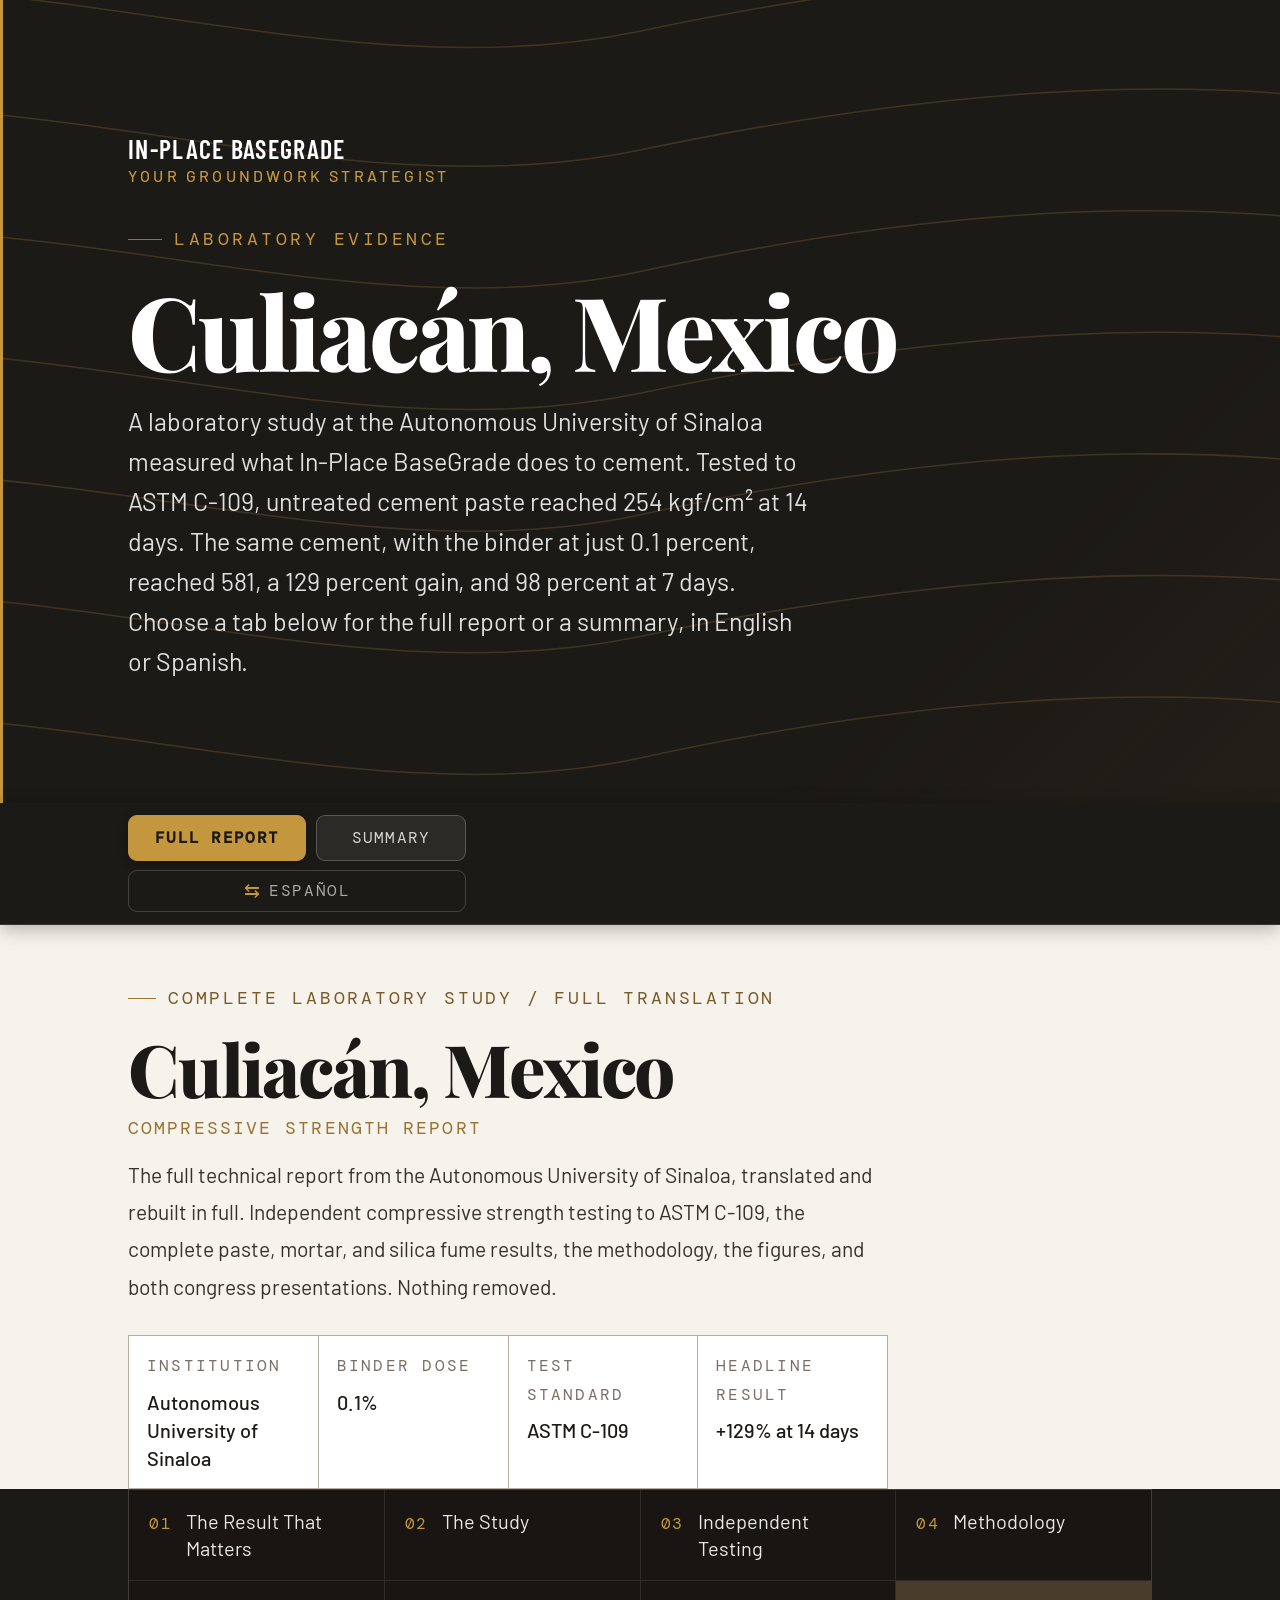
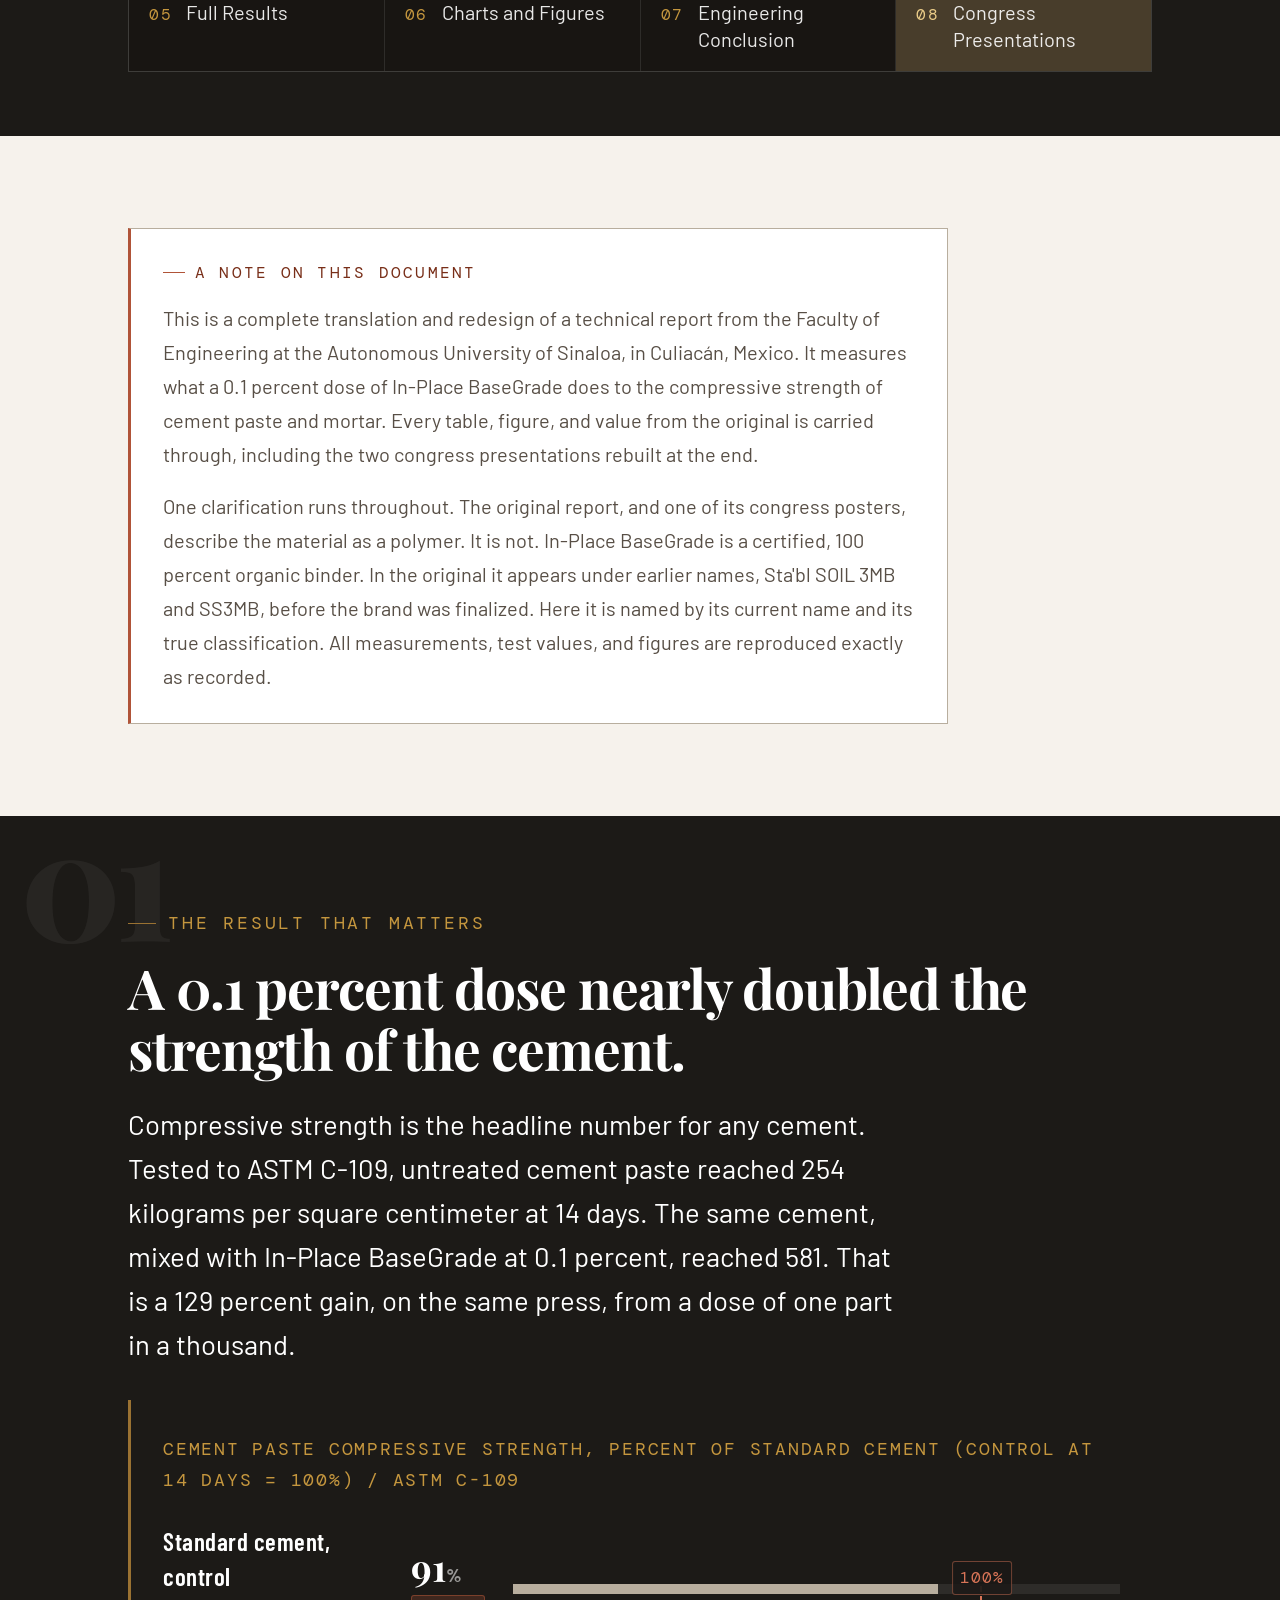
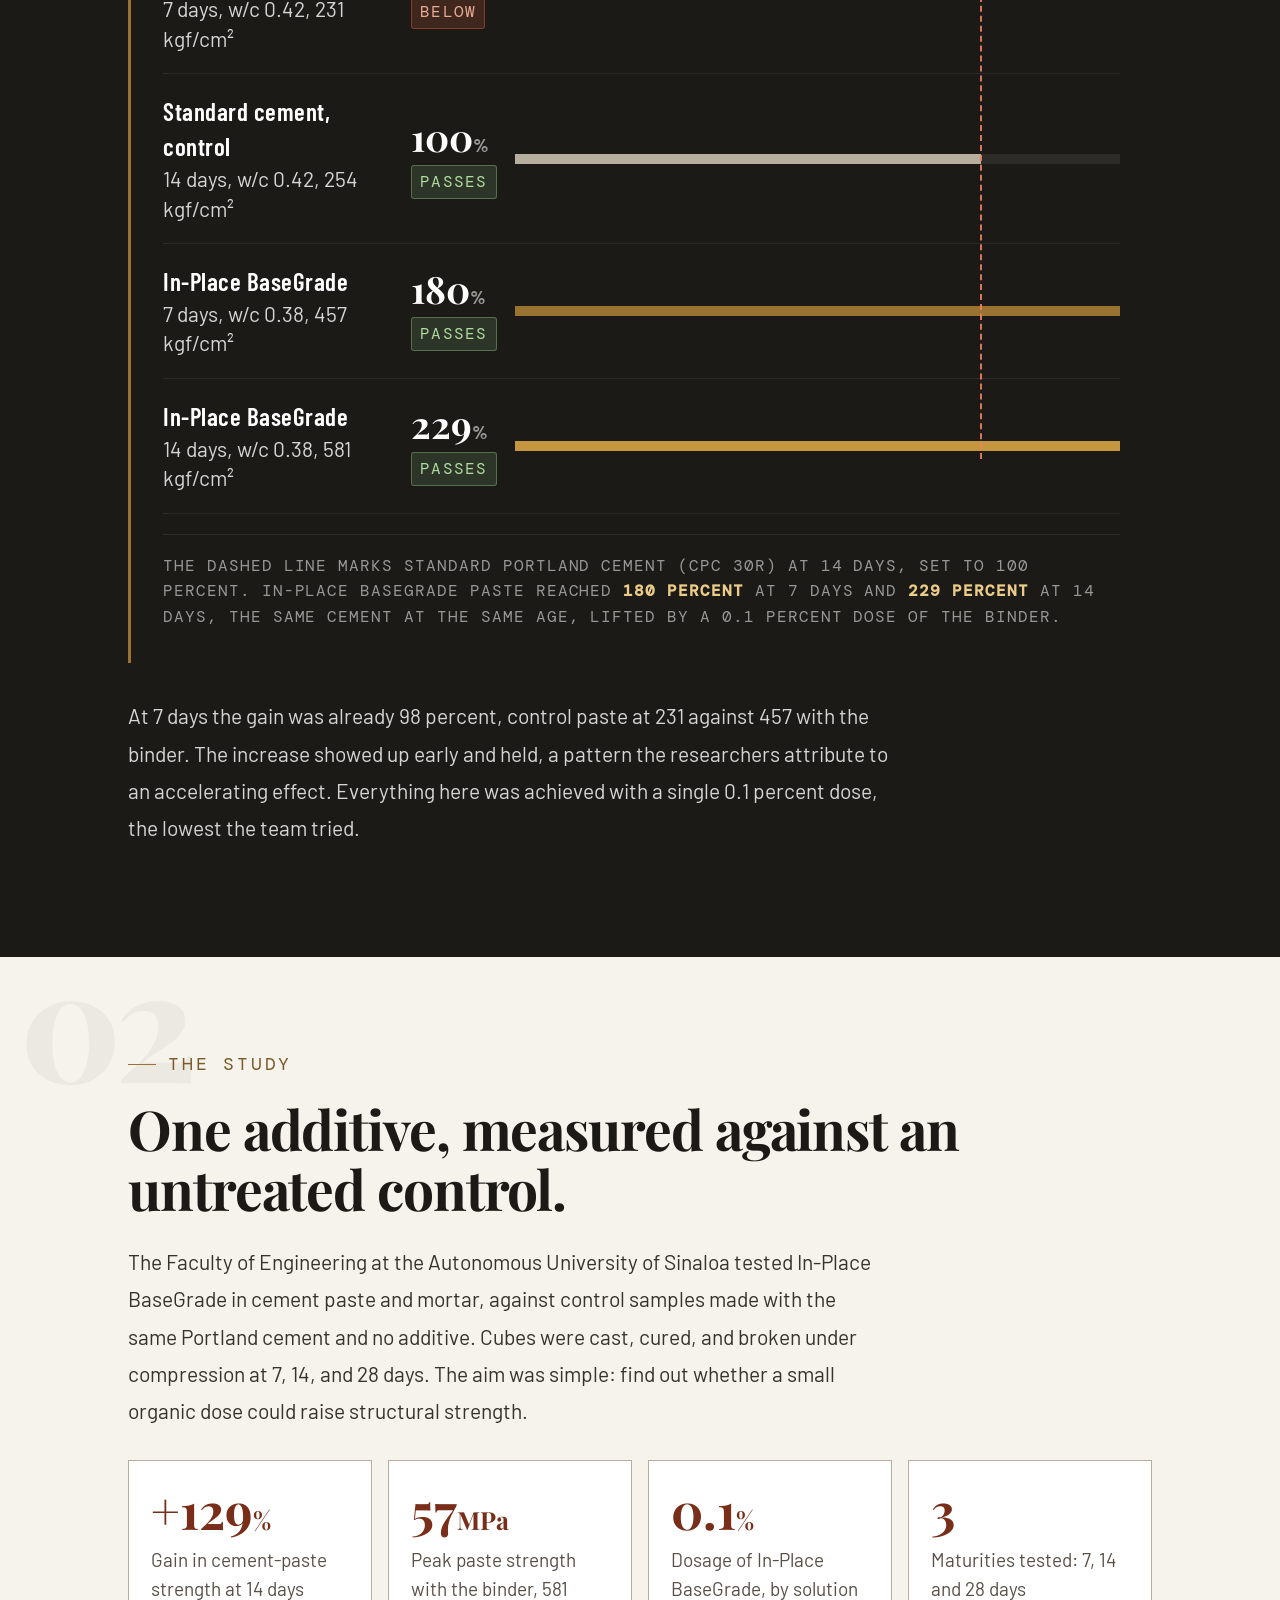
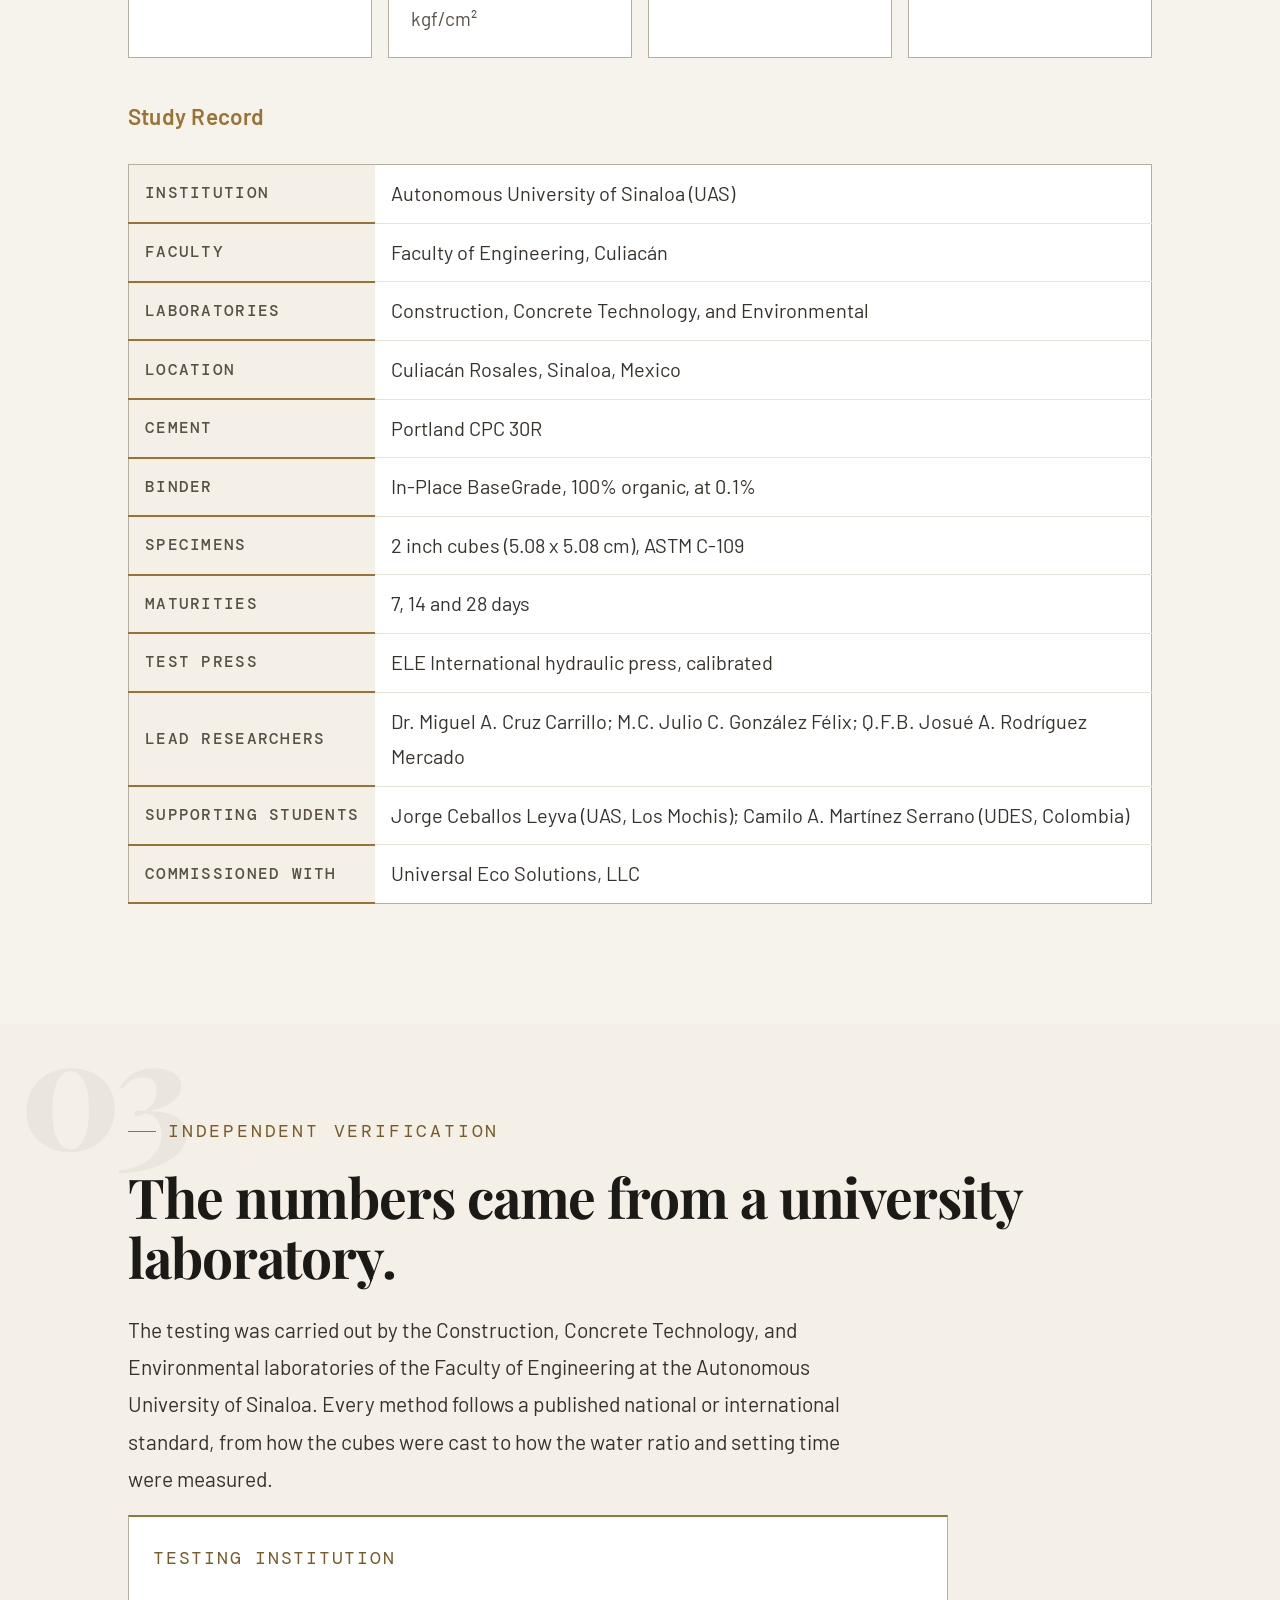
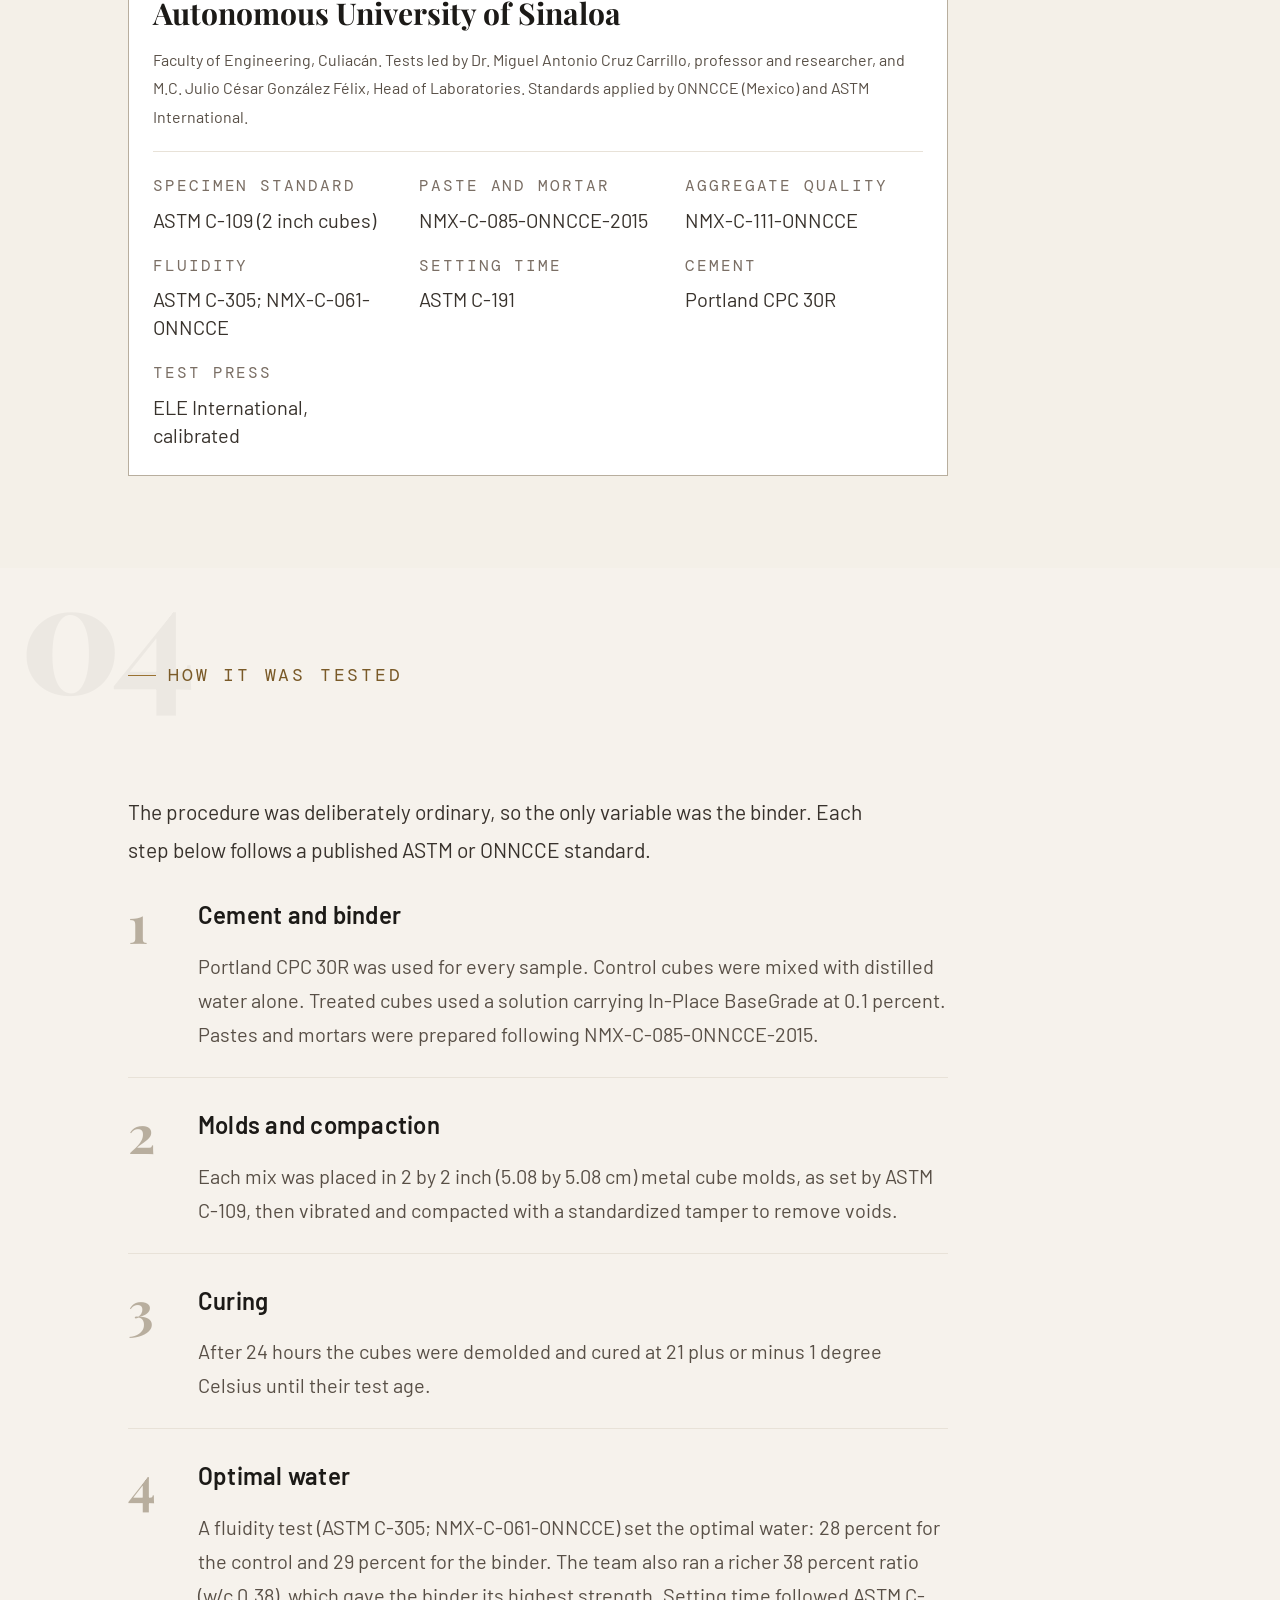
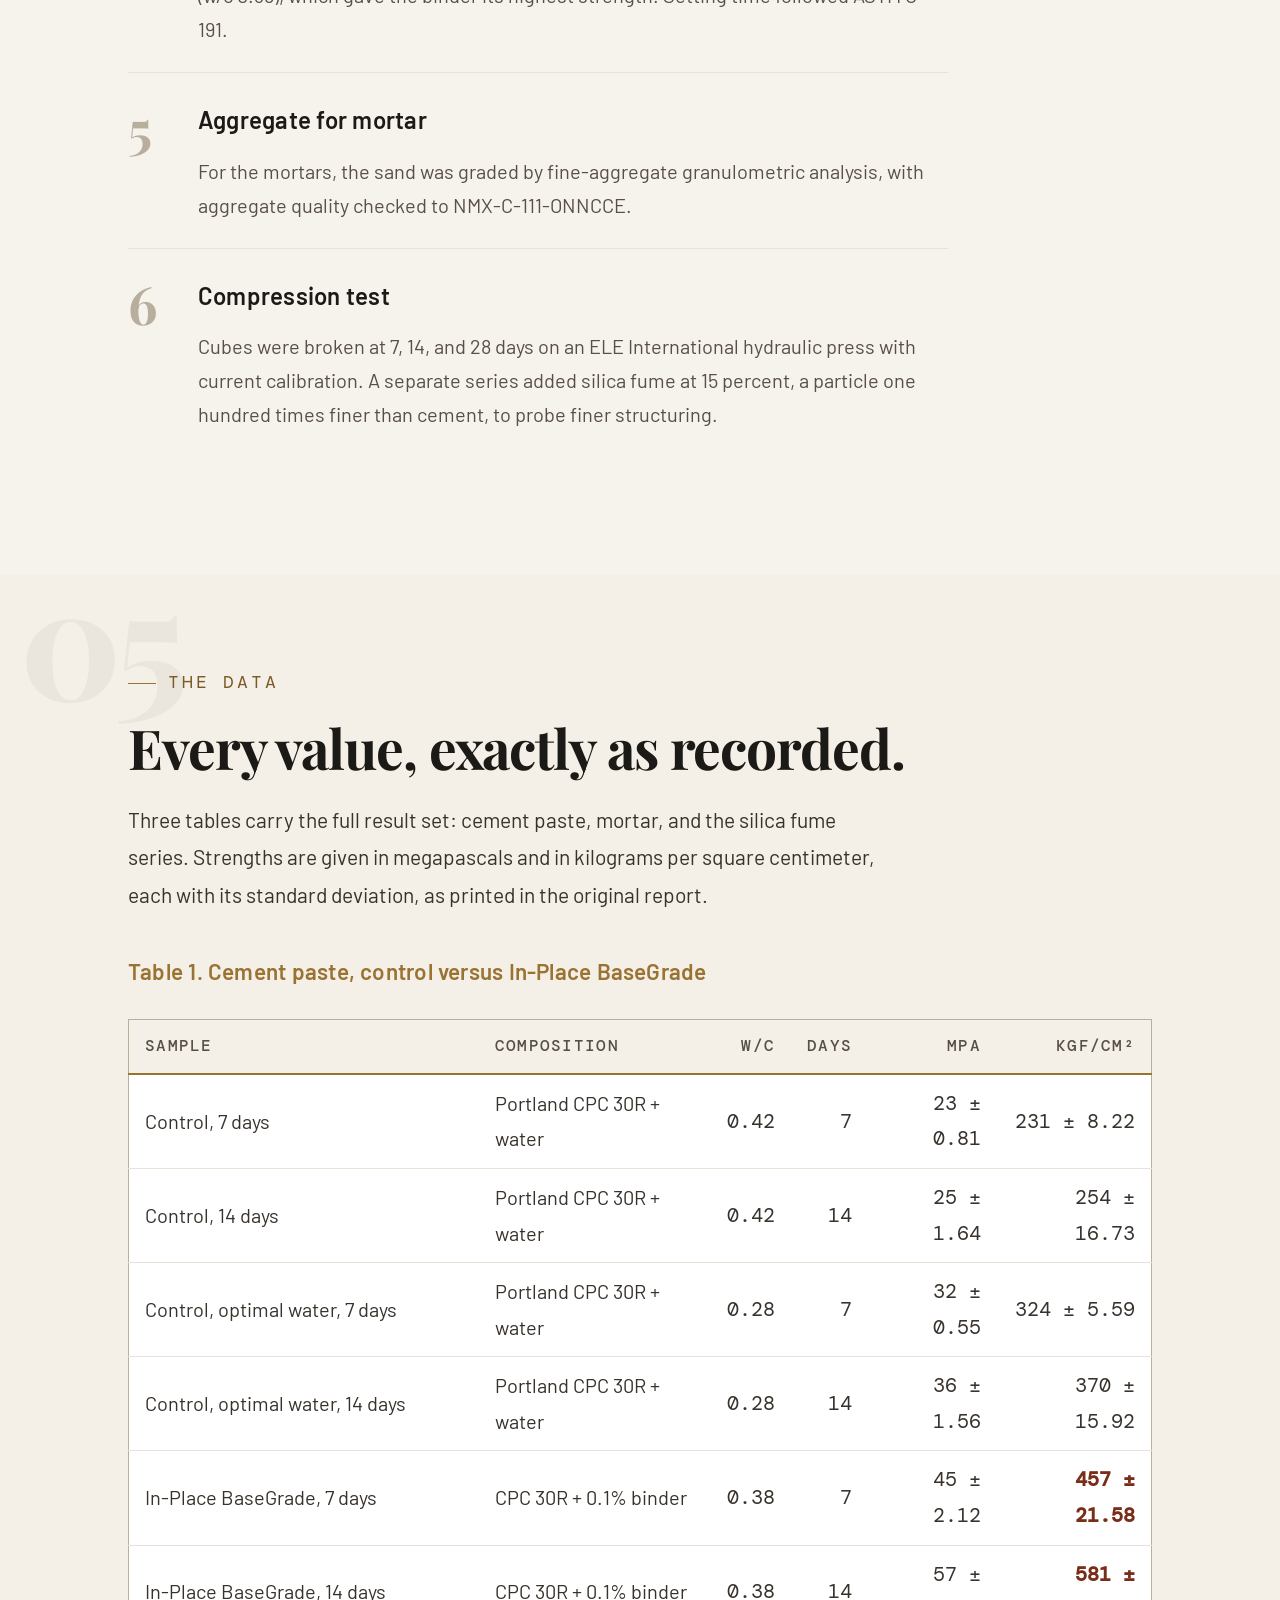
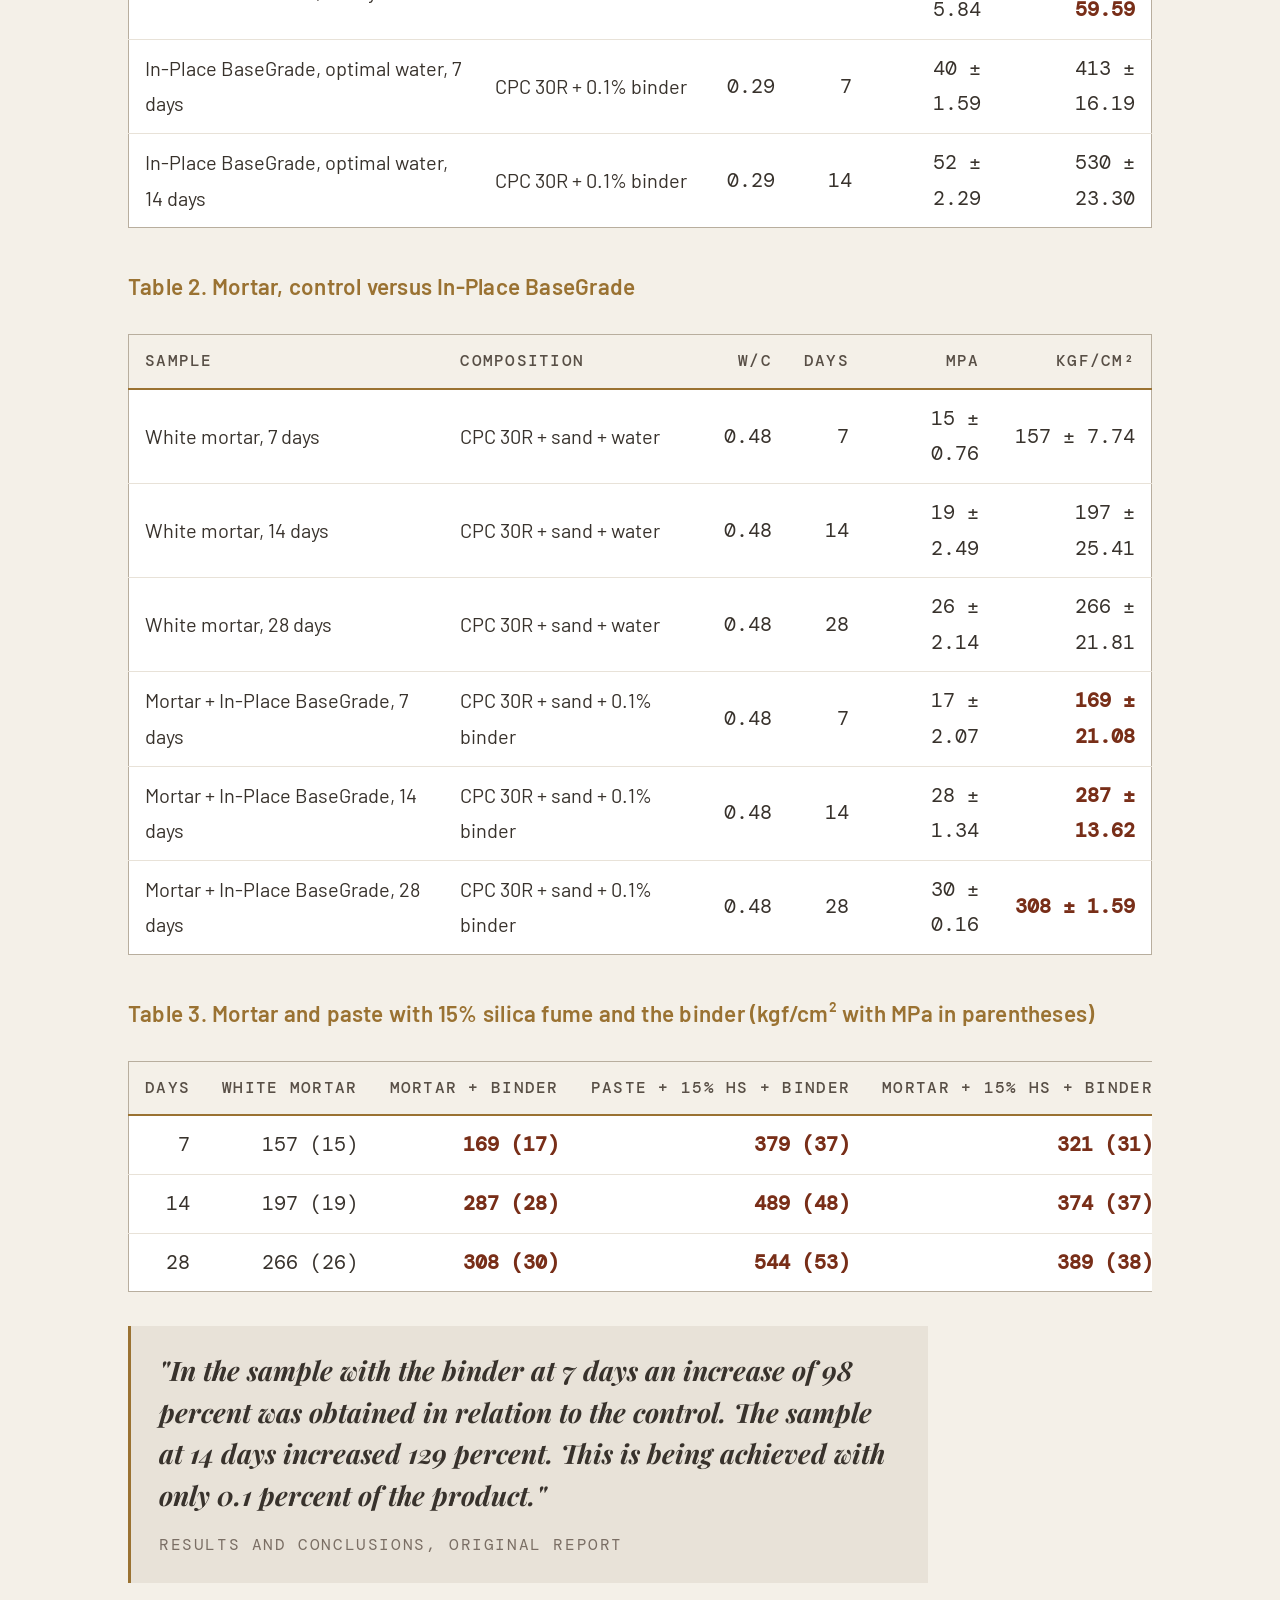
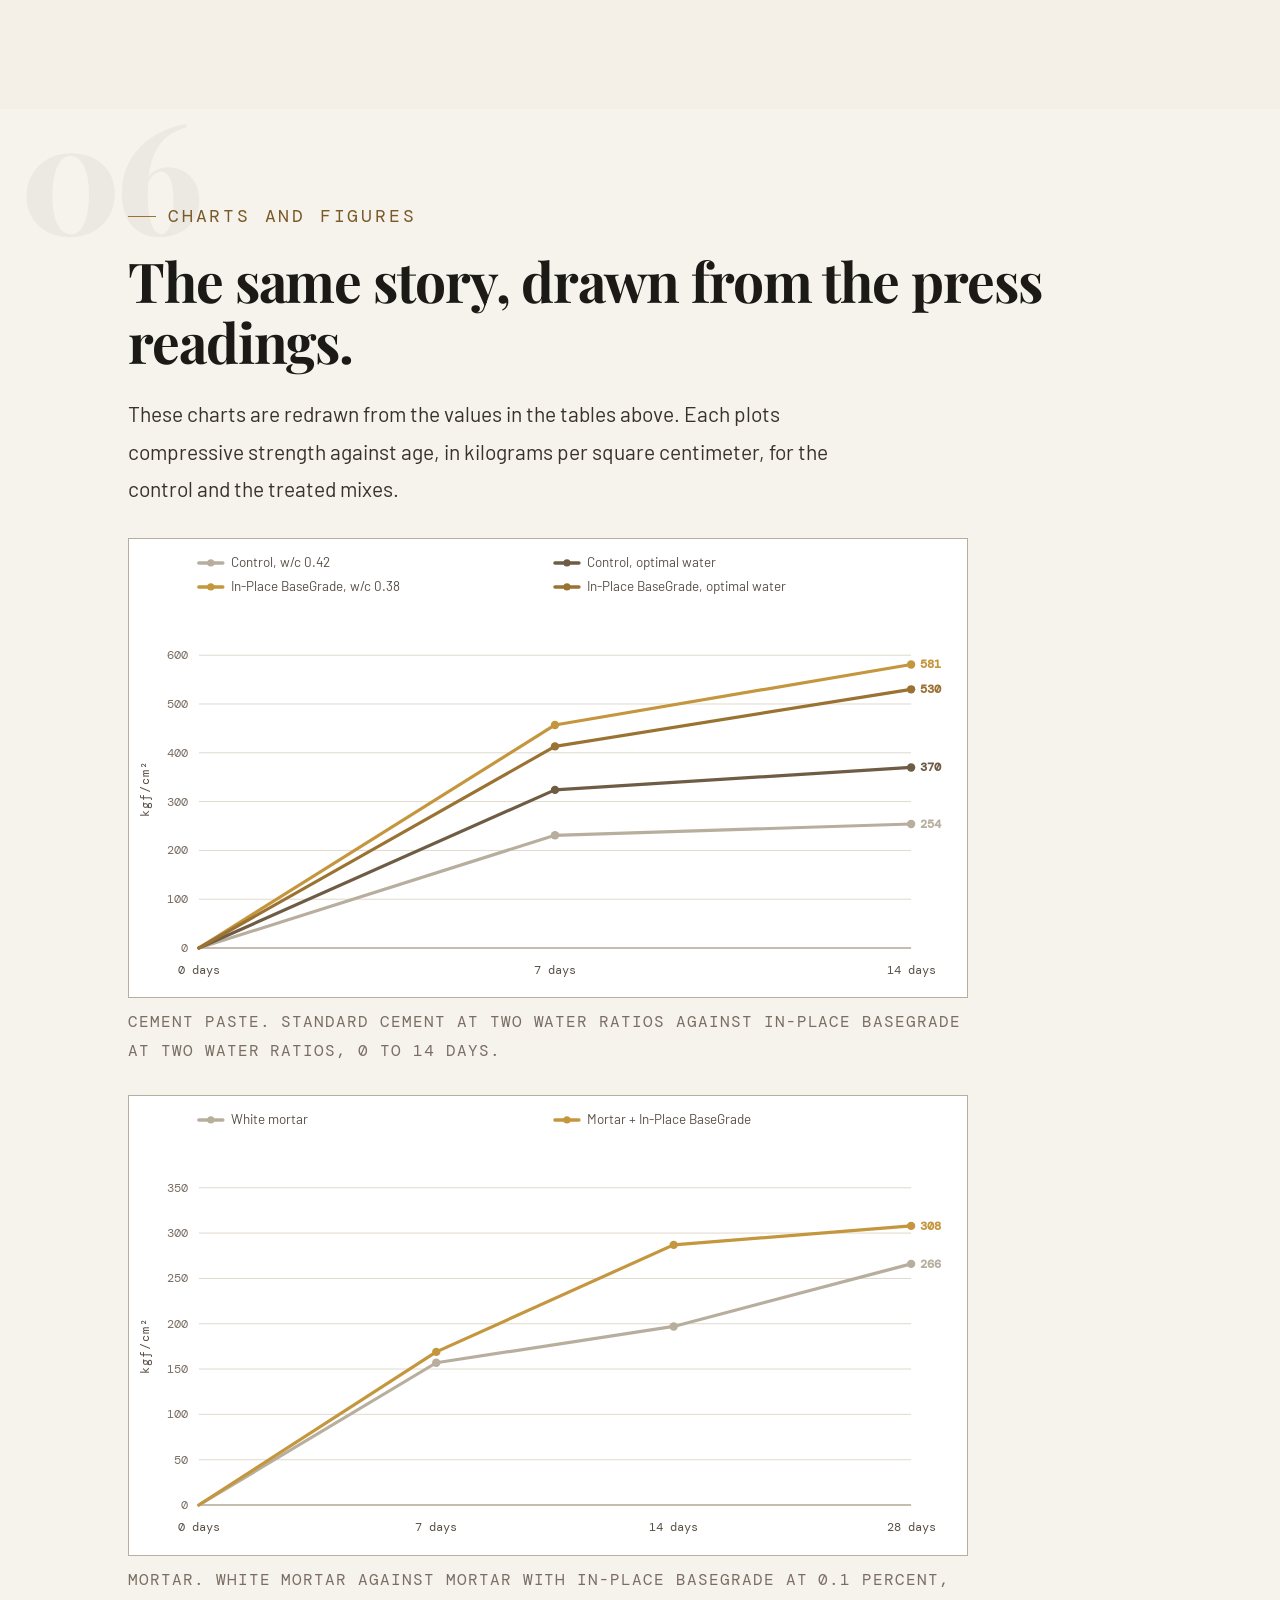
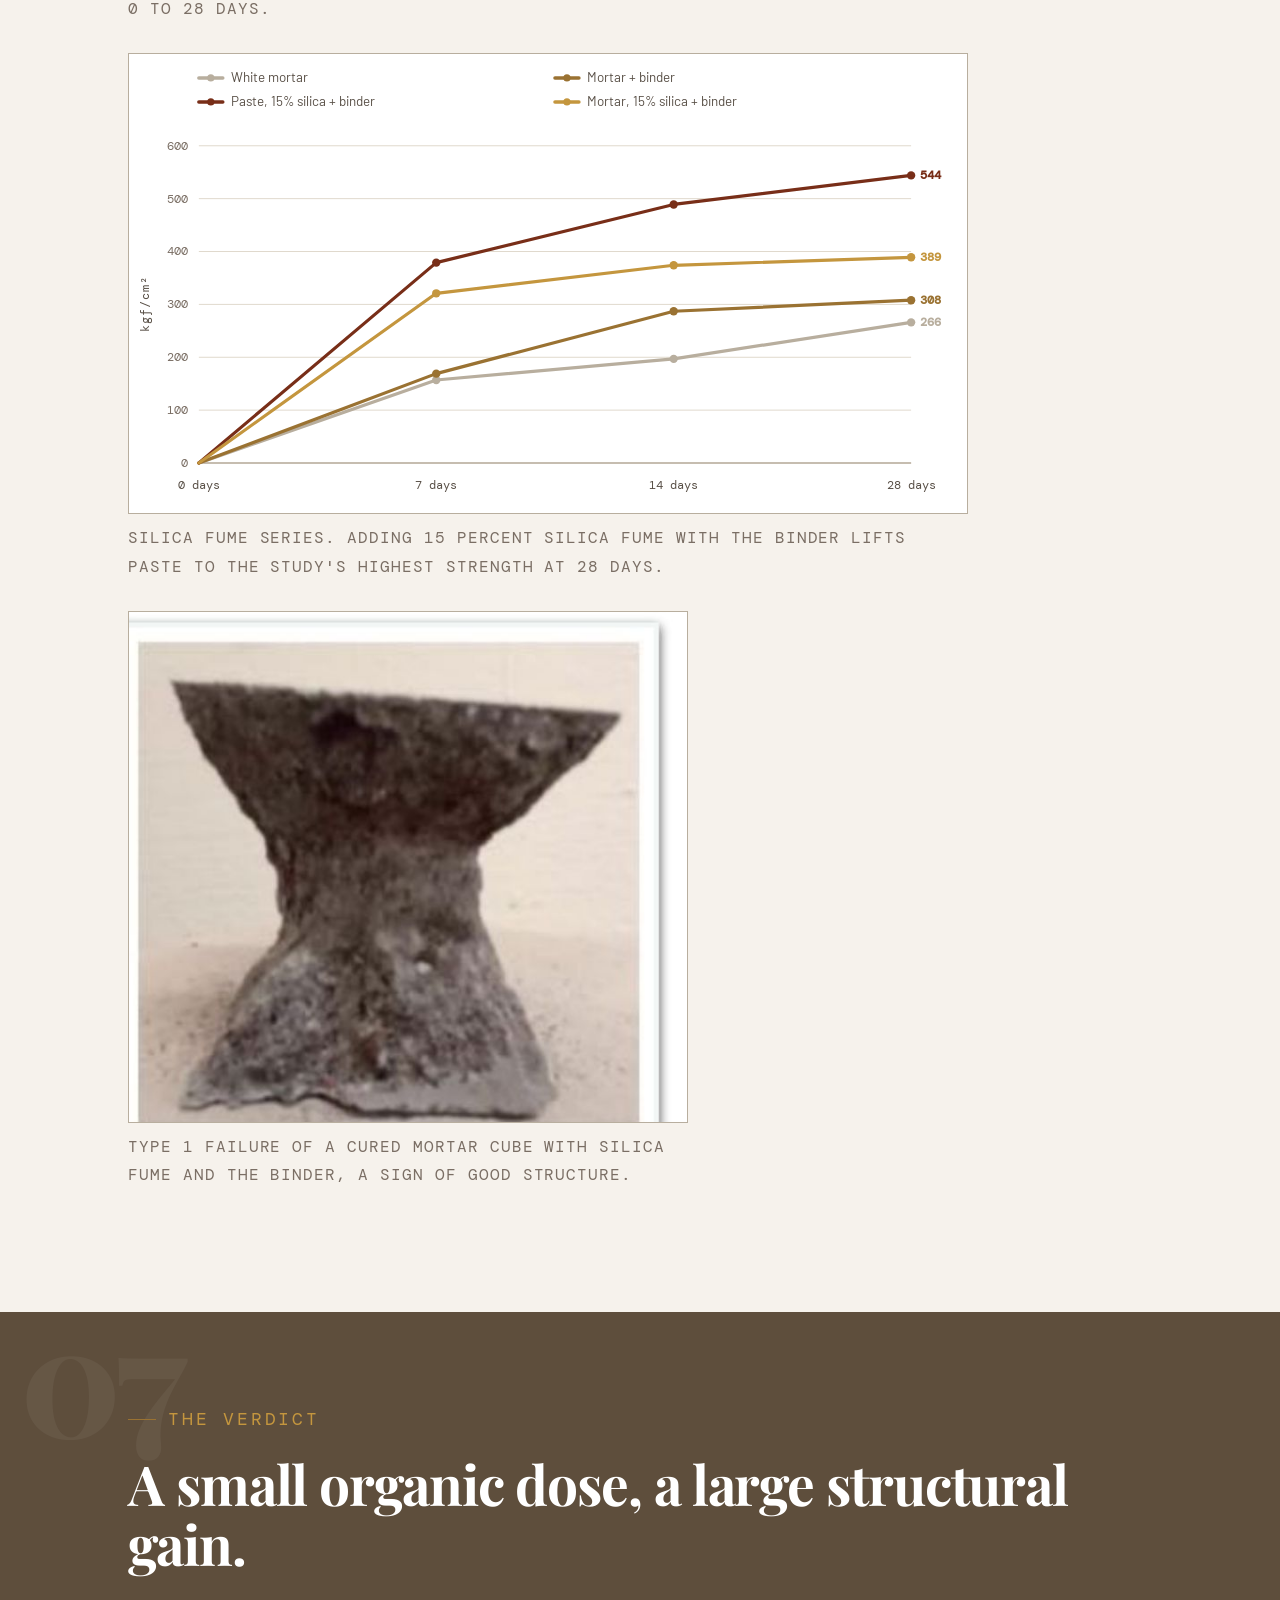
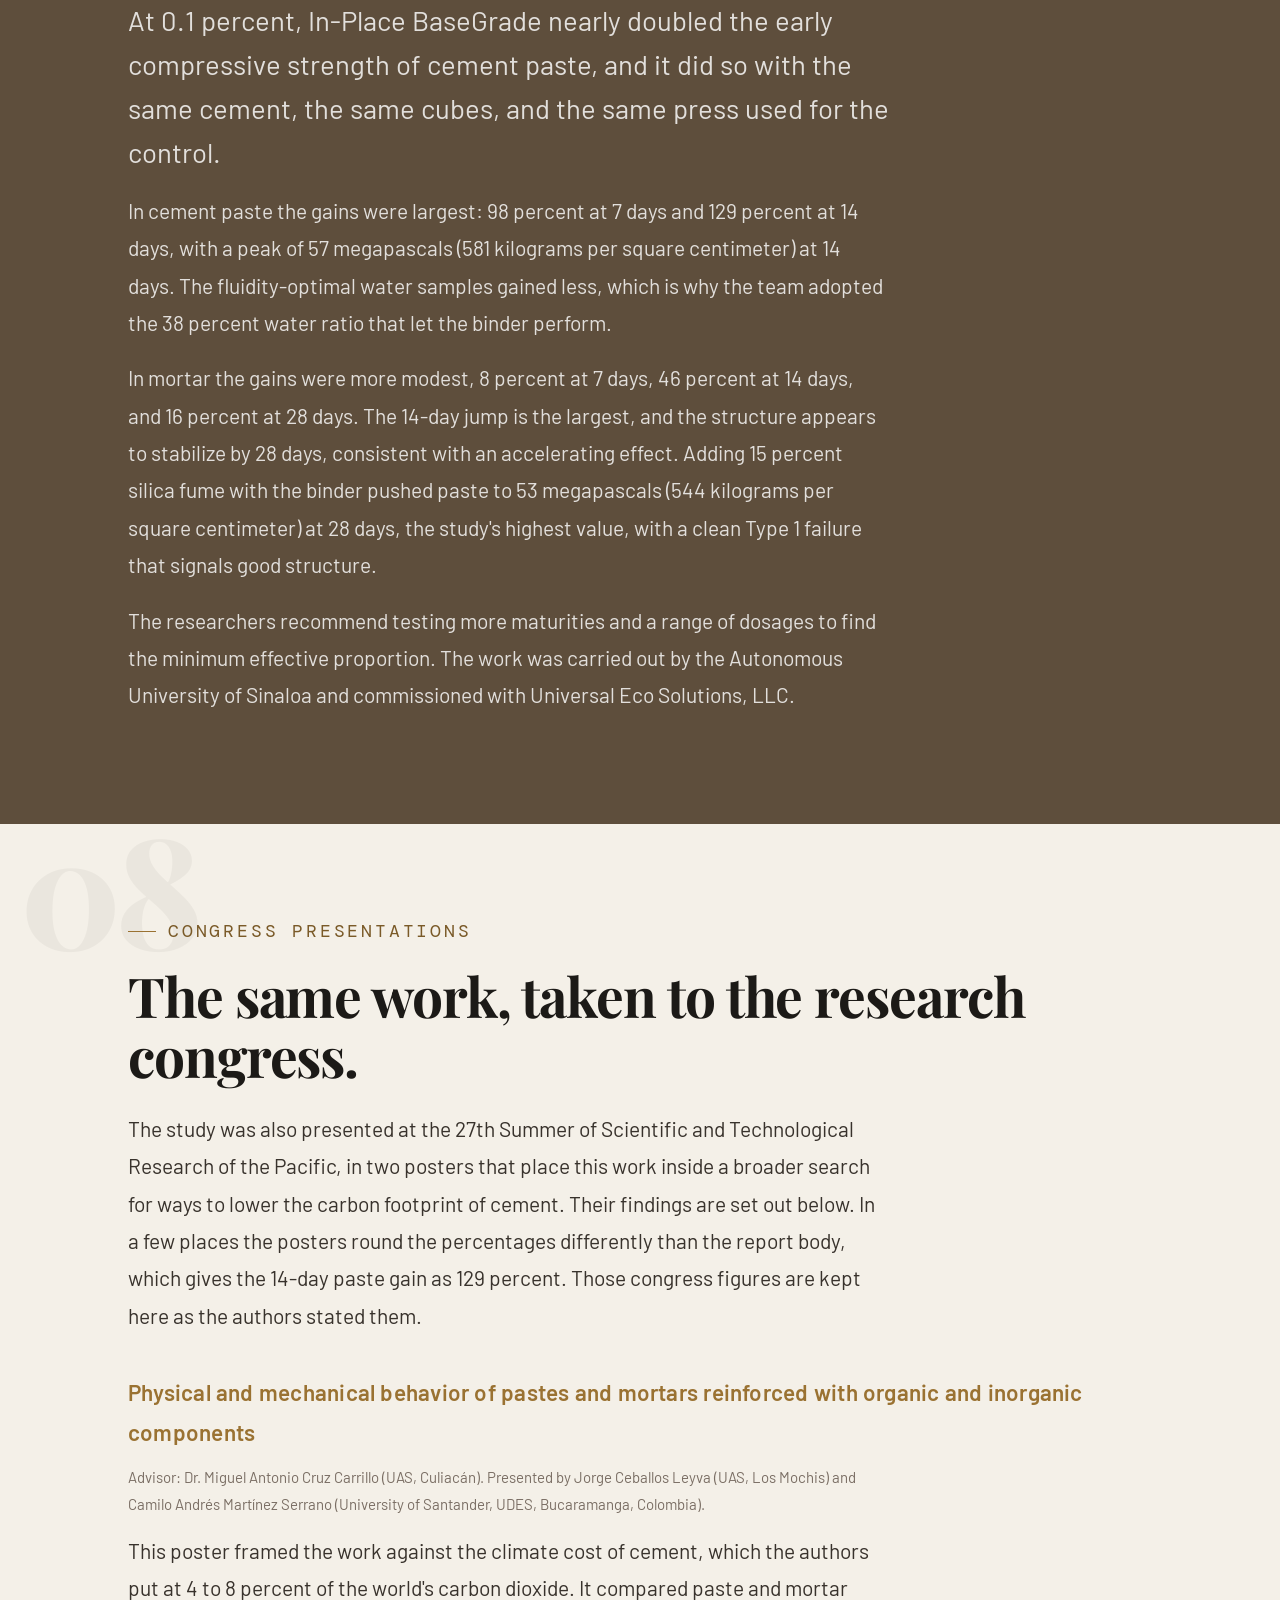
<file: concrete/index.html>
<!DOCTYPE html><html lang="en"><head><meta charset="UTF-8">
<meta name="viewport" content="width=device-width, initial-scale=1.0">
<title>Culiacán, Mexico - In-Place BaseGrade</title>
<link rel="preconnect" href="https://fonts.googleapis.com">
<link rel="preconnect" href="https://fonts.gstatic.com" crossorigin>
<link href="https://fonts.googleapis.com/css2?family=Playfair+Display:ital,wght@0,700;0,800;1,700&family=Barlow:opsz,wght@6..14,300;6..14,400;6..14,500;6..14,600&family=Barlow+Condensed:wght@400;500;600;700&family=DM+Mono:wght@400;500&display=swap" rel="stylesheet">
<link rel="stylesheet" href="assets/css/styles.css?v=6">
<style>
  .langtoggle{display:inline-flex;align-items:center;border:1.5px solid var(--accent);border-radius:3px;overflow:hidden;padding:0;background:transparent;cursor:pointer;font-weight:700;font-size:14px;}
  .langtoggle span{padding:5px 10px;color:var(--accent);}
  .langtoggle span.active{background:var(--accent);color:#fff;}
</style>
</head><body>
<section class="summary-hero cover"><div class="cover-diagonal"></div><div class="cover-inner">
<div class="cover-wordmark">IN-PLACE BASEGRADE<span>Your Groundwork Strategist</span></div>
<div class="cover-eyebrow">Laboratory Evidence</div>
<h1 class="cover-h1">Culiacán, Mexico</h1>
<p class="cover-sub" lang="en">A laboratory study at the Autonomous University of Sinaloa measured what In-Place BaseGrade does to cement. Tested to ASTM C-109, untreated cement paste reached 254 kgf/cm² at 14 days. The same cement, with the binder at just 0.1 percent, reached 581, a 129 percent gain, and 98 percent at 7 days. Choose a tab below for the full report or a summary, in English or Spanish.</p>
</div></section>
<nav class="tabs-bar"><div class="tabs-inner">
<div class="tabs-group">
<div class="tabs-types" role="tablist">
<button class="type-btn active" data-type="full">Full Report</button>
<button class="type-btn" data-type="sum">Summary</button>
</div>
<button class="lang-switch" aria-label="Cambiar a español"><span class="ls-ic" aria-hidden="true">&#8646;</span><span class="ls-txt">Español</span></button>
</div>
</div></nav>
<main><div class="tab-panel active" id="enfull"><section class="section doc-head"><div class="container">
    <div class="eyebrow">Complete Laboratory Study / Full Translation</div>
    <h2 class="doc-title">Culiacán, Mexico <span>Compressive Strength Report</span></h2>
    <p style="max-width:760px;">The full technical report from the Autonomous University of Sinaloa, translated and rebuilt in full. Independent compressive strength testing to ASTM C-109, the complete paste, mortar, and silica fume results, the methodology, the figures, and both congress presentations. Nothing removed.</p>
    <div class="doc-meta">
      <div class="doc-meta-cell"><div class="doc-meta-k">Institution</div><div class="doc-meta-v">Autonomous University of Sinaloa</div></div>
      <div class="doc-meta-cell"><div class="doc-meta-k">Binder Dose</div><div class="doc-meta-v">0.1%</div></div>
      <div class="doc-meta-cell"><div class="doc-meta-k">Test Standard</div><div class="doc-meta-v">ASTM C-109</div></div>
      <div class="doc-meta-cell"><div class="doc-meta-k">Headline Result</div><div class="doc-meta-v">+129% at 14 days</div></div>
    </div></div></section>
<nav class="toc"><div class="toc-inner"><div class="toc-grid"><a class="toc-item" href="#ens1"><span class="toc-n">01</span><span class="toc-t">The Result That Matters</span></a><a class="toc-item" href="#ens2"><span class="toc-n">02</span><span class="toc-t">The Study</span></a><a class="toc-item" href="#ens3"><span class="toc-n">03</span><span class="toc-t">Independent Testing</span></a><a class="toc-item" href="#ens4"><span class="toc-n">04</span><span class="toc-t">Methodology</span></a><a class="toc-item" href="#ens5"><span class="toc-n">05</span><span class="toc-t">Full Results</span></a><a class="toc-item" href="#ens6"><span class="toc-n">06</span><span class="toc-t">Charts and Figures</span></a><a class="toc-item" href="#ens7"><span class="toc-n">07</span><span class="toc-t">Engineering Conclusion</span></a><a class="toc-item" href="#ens8"><span class="toc-n">08</span><span class="toc-t">Congress Presentations</span></a></div></div></nav>
<section class="section"><div class="container"><div class="preface"><div class="preface-label">A Note on This Document</div><p>This is a complete translation and redesign of a technical report from the Faculty of Engineering at the Autonomous University of Sinaloa, in Culiacán, Mexico. It measures what a 0.1 percent dose of In-Place BaseGrade does to the compressive strength of cement paste and mortar. Every table, figure, and value from the original is carried through, including the two congress presentations rebuilt at the end.</p><p>One clarification runs throughout. The original report, and one of its congress posters, describe the material as a polymer. It is not. In-Place BaseGrade is a certified, 100 percent organic binder. In the original it appears under earlier names, Sta'bl SOIL 3MB and SS3MB, before the brand was finalized. Here it is named by its current name and its true classification. All measurements, test values, and figures are reproduced exactly as recorded.</p></div></div></section>
<section class="section section-dark section-num-outer" id="ens1"><div class="section-ghost-num">01</div><div class="container">
    <div class="eyebrow">The Result That Matters</div><h2>A 0.1 percent dose nearly doubled the strength of the cement.</h2><p class="lead">Compressive strength is the headline number for any cement. Tested to ASTM C-109, untreated cement paste reached 254 kilograms per square centimeter at 14 days. The same cement, mixed with In-Place BaseGrade at 0.1 percent, reached 581. That is a 129 percent gain, on the same press, from a dose of one part in a thousand.</p>
    <div class="tb"><div class="tb-label">Cement paste compressive strength, percent of standard cement (control at 14 days = 100%) / ASTM C-109</div><div class="tr"><div class="tr-name"><b>Standard cement, control</b>7 days, w/c 0.42, 231 kgf/cm²</div><div class="tr-val-wrap"><div class="tr-val">91<small>%</small></div></div><div class="tr-bar-wrap"><div class="tr-bar b-base" data-w="70"></div></div></div><div class="tr"><div class="tr-name"><b>Standard cement, control</b>14 days, w/c 0.42, 254 kgf/cm²</div><div class="tr-val-wrap"><div class="tr-val">100<small>%</small></div></div><div class="tr-bar-wrap"><div class="tr-bar b-base" data-w="77"></div></div></div><div class="tr"><div class="tr-name"><b>In-Place BaseGrade</b>7 days, w/c 0.38, 457 kgf/cm²</div><div class="tr-val-wrap"><div class="tr-val">180<small>%</small></div></div><div class="tr-bar-wrap"><div class="tr-bar b-mid" data-w="100"></div></div></div><div class="tr"><div class="tr-name"><b>In-Place BaseGrade</b>14 days, w/c 0.38, 581 kgf/cm²</div><div class="tr-val-wrap"><div class="tr-val">229<small>%</small></div></div><div class="tr-bar-wrap"><div class="tr-bar b-hi" data-w="100"></div></div></div><div class="tb-threshold">The dashed line marks standard Portland cement (CPC 30R) at 14 days, set to 100 percent. In-Place BaseGrade paste reached <b>180 percent</b> at 7 days and <b>229 percent</b> at 14 days, the same cement at the same age, lifted by a 0.1 percent dose of the binder.</div></div>
    <p>At 7 days the gain was already 98 percent, control paste at 231 against 457 with the binder. The increase showed up early and held, a pattern the researchers attribute to an accelerating effect. Everything here was achieved with a single 0.1 percent dose, the lowest the team tried.</p></div></section>
<section class="section section-num-outer" id="ens2"><div class="section-ghost-num">02</div><div class="container">
    <div class="eyebrow">The Study</div><h2>One additive, measured against an untreated control.</h2><p>The Faculty of Engineering at the Autonomous University of Sinaloa tested In-Place BaseGrade in cement paste and mortar, against control samples made with the same Portland cement and no additive. Cubes were cast, cured, and broken under compression at 7, 14, and 28 days. The aim was simple: find out whether a small organic dose could raise structural strength.</p>
    <div class="dc-grid"><div class="dc"><div class="dc-num">+129<span style="font-size:.5em">%</span></div><div class="dc-label">Gain in cement-paste strength at 14 days</div></div><div class="dc"><div class="dc-num">57<span style="font-size:.5em">MPa</span></div><div class="dc-label">Peak paste strength with the binder, 581 kgf/cm²</div></div><div class="dc"><div class="dc-num">0.1<span style="font-size:.5em">%</span></div><div class="dc-label">Dosage of In-Place BaseGrade, by solution</div></div><div class="dc"><div class="dc-num">3<span style="font-size:.5em"></span></div><div class="dc-label">Maturities tested: 7, 14 and 28 days</div></div></div><h3>Study Record</h3>
    <div class="table-wrap"><table class="lt"><tbody><tr><th>Institution</th><td>Autonomous University of Sinaloa (UAS)</td></tr><tr><th>Faculty</th><td>Faculty of Engineering, Culiacán</td></tr><tr><th>Laboratories</th><td>Construction, Concrete Technology, and Environmental</td></tr><tr><th>Location</th><td>Culiacán Rosales, Sinaloa, Mexico</td></tr><tr><th>Cement</th><td>Portland CPC 30R</td></tr><tr><th>Binder</th><td>In-Place BaseGrade, 100% organic, at 0.1%</td></tr><tr><th>Specimens</th><td>2 inch cubes (5.08 x 5.08 cm), ASTM C-109</td></tr><tr><th>Maturities</th><td>7, 14 and 28 days</td></tr><tr><th>Test press</th><td>ELE International hydraulic press, calibrated</td></tr><tr><th>Lead researchers</th><td>Dr. Miguel A. Cruz Carrillo; M.C. Julio C. González Félix; Q.F.B. Josué A. Rodríguez Mercado</td></tr><tr><th>Supporting students</th><td>Jorge Ceballos Leyva (UAS, Los Mochis); Camilo A. Martínez Serrano (UDES, Colombia)</td></tr><tr><th>Commissioned with</th><td>Universal Eco Solutions, LLC</td></tr></tbody></table></div></div></section>
<section class="section section-alt section-num-outer" id="ens3"><div class="section-ghost-num">03</div><div class="container">
    <div class="eyebrow">Independent Verification</div><h2>The numbers came from a university laboratory.</h2><p>The testing was carried out by the Construction, Concrete Technology, and Environmental laboratories of the Faculty of Engineering at the Autonomous University of Sinaloa. Every method follows a published national or international standard, from how the cubes were cast to how the water ratio and setting time were measured.</p>
    <div class="cred"><div class="cred-org">Testing Institution</div><div class="cred-name">Autonomous University of Sinaloa</div>
    <p style="font-size:16px;color:var(--ink-mid);margin-bottom:0;">Faculty of Engineering, Culiacán. Tests led by Dr. Miguel Antonio Cruz Carrillo, professor and researcher, and M.C. Julio César González Félix, Head of Laboratories. Standards applied by ONNCCE (Mexico) and ASTM International.</p><div class="cred-grid"><div><div class="cred-k">Specimen Standard</div><div class="cred-v">ASTM C-109 (2 inch cubes)</div></div><div><div class="cred-k">Paste and Mortar</div><div class="cred-v">NMX-C-085-ONNCCE-2015</div></div><div><div class="cred-k">Aggregate Quality</div><div class="cred-v">NMX-C-111-ONNCCE</div></div><div><div class="cred-k">Fluidity</div><div class="cred-v">ASTM C-305; NMX-C-061-ONNCCE</div></div><div><div class="cred-k">Setting Time</div><div class="cred-v">ASTM C-191</div></div><div><div class="cred-k">Cement</div><div class="cred-v">Portland CPC 30R</div></div><div><div class="cred-k">Test Press</div><div class="cred-v">ELE International, calibrated</div></div></div></div></div></section>
<section class="section section-num-outer" id="ens4"><div class="section-ghost-num">04</div><div class="container">
    <div class="eyebrow">How It Was Tested</div><h2>Same cement, same cubes, same press.</h2><p>The procedure was deliberately ordinary, so the only variable was the binder. Each step below follows a published ASTM or ONNCCE standard.</p>
    <div class="ps"><div class="ps-num">1</div><div class="ps-body"><h3>Cement and binder</h3><p>Portland CPC 30R was used for every sample. Control cubes were mixed with distilled water alone. Treated cubes used a solution carrying In-Place BaseGrade at 0.1 percent. Pastes and mortars were prepared following NMX-C-085-ONNCCE-2015.</p></div></div><div class="ps"><div class="ps-num">2</div><div class="ps-body"><h3>Molds and compaction</h3><p>Each mix was placed in 2 by 2 inch (5.08 by 5.08 cm) metal cube molds, as set by ASTM C-109, then vibrated and compacted with a standardized tamper to remove voids.</p></div></div><div class="ps"><div class="ps-num">3</div><div class="ps-body"><h3>Curing</h3><p>After 24 hours the cubes were demolded and cured at 21 plus or minus 1 degree Celsius until their test age.</p></div></div><div class="ps"><div class="ps-num">4</div><div class="ps-body"><h3>Optimal water</h3><p>A fluidity test (ASTM C-305; NMX-C-061-ONNCCE) set the optimal water: 28 percent for the control and 29 percent for the binder. The team also ran a richer 38 percent ratio (w/c 0.38), which gave the binder its highest strength. Setting time followed ASTM C-191.</p></div></div><div class="ps"><div class="ps-num">5</div><div class="ps-body"><h3>Aggregate for mortar</h3><p>For the mortars, the sand was graded by fine-aggregate granulometric analysis, with aggregate quality checked to NMX-C-111-ONNCCE.</p></div></div><div class="ps"><div class="ps-num">6</div><div class="ps-body"><h3>Compression test</h3><p>Cubes were broken at 7, 14, and 28 days on an ELE International hydraulic press with current calibration. A separate series added silica fume at 15 percent, a particle one hundred times finer than cement, to probe finer structuring.</p></div></div></div></section>
<section class="section section-alt section-num-outer" id="ens5"><div class="section-ghost-num">05</div><div class="container">
    <div class="eyebrow">The Data</div><h2>Every value, exactly as recorded.</h2><p>Three tables carry the full result set: cement paste, mortar, and the silica fume series. Strengths are given in megapascals and in kilograms per square centimeter, each with its standard deviation, as printed in the original report.</p>
    <h3>Table 1. Cement paste, control versus In-Place BaseGrade</h3><div class="table-wrap"><table class="lt"><thead><tr><th>Sample</th><th>Composition</th><th class="num">w/c</th><th class="num">Days</th><th class="num">MPa</th><th class="num">kgf/cm²</th></tr></thead><tbody><tr><td>Control, 7 days</td><td>Portland CPC 30R + water</td><td class="num">0.42</td><td class="num">7</td><td class="num">23 ± 0.81</td><td class="num">231 ± 8.22</td></tr><tr><td>Control, 14 days</td><td>Portland CPC 30R + water</td><td class="num">0.42</td><td class="num">14</td><td class="num">25 ± 1.64</td><td class="num">254 ± 16.73</td></tr><tr><td>Control, optimal water, 7 days</td><td>Portland CPC 30R + water</td><td class="num">0.28</td><td class="num">7</td><td class="num">32 ± 0.55</td><td class="num">324 ± 5.59</td></tr><tr><td>Control, optimal water, 14 days</td><td>Portland CPC 30R + water</td><td class="num">0.28</td><td class="num">14</td><td class="num">36 ± 1.56</td><td class="num">370 ± 15.92</td></tr><tr><td>In-Place BaseGrade, 7 days</td><td>CPC 30R + 0.1% binder</td><td class="num">0.38</td><td class="num">7</td><td class="num">45 ± 2.12</td><td class="num hi">457 ± 21.58</td></tr><tr><td>In-Place BaseGrade, 14 days</td><td>CPC 30R + 0.1% binder</td><td class="num">0.38</td><td class="num">14</td><td class="num">57 ± 5.84</td><td class="num hi">581 ± 59.59</td></tr><tr><td>In-Place BaseGrade, optimal water, 7 days</td><td>CPC 30R + 0.1% binder</td><td class="num">0.29</td><td class="num">7</td><td class="num">40 ± 1.59</td><td class="num">413 ± 16.19</td></tr><tr><td>In-Place BaseGrade, optimal water, 14 days</td><td>CPC 30R + 0.1% binder</td><td class="num">0.29</td><td class="num">14</td><td class="num">52 ± 2.29</td><td class="num">530 ± 23.30</td></tr></tbody></table></div>
    <h3>Table 2. Mortar, control versus In-Place BaseGrade</h3><div class="table-wrap"><table class="lt"><thead><tr><th>Sample</th><th>Composition</th><th class="num">w/c</th><th class="num">Days</th><th class="num">MPa</th><th class="num">kgf/cm²</th></tr></thead><tbody><tr><td>White mortar, 7 days</td><td>CPC 30R + sand + water</td><td class="num">0.48</td><td class="num">7</td><td class="num">15 ± 0.76</td><td class="num">157 ± 7.74</td></tr><tr><td>White mortar, 14 days</td><td>CPC 30R + sand + water</td><td class="num">0.48</td><td class="num">14</td><td class="num">19 ± 2.49</td><td class="num">197 ± 25.41</td></tr><tr><td>White mortar, 28 days</td><td>CPC 30R + sand + water</td><td class="num">0.48</td><td class="num">28</td><td class="num">26 ± 2.14</td><td class="num">266 ± 21.81</td></tr><tr><td>Mortar + In-Place BaseGrade, 7 days</td><td>CPC 30R + sand + 0.1% binder</td><td class="num">0.48</td><td class="num">7</td><td class="num">17 ± 2.07</td><td class="num hi">169 ± 21.08</td></tr><tr><td>Mortar + In-Place BaseGrade, 14 days</td><td>CPC 30R + sand + 0.1% binder</td><td class="num">0.48</td><td class="num">14</td><td class="num">28 ± 1.34</td><td class="num hi">287 ± 13.62</td></tr><tr><td>Mortar + In-Place BaseGrade, 28 days</td><td>CPC 30R + sand + 0.1% binder</td><td class="num">0.48</td><td class="num">28</td><td class="num">30 ± 0.16</td><td class="num hi">308 ± 1.59</td></tr></tbody></table></div>
    <h3>Table 3. Mortar and paste with 15% silica fume and the binder (kgf/cm² with MPa in parentheses)</h3><div class="table-wrap"><table class="lt"><thead><tr><th class="num">Days</th><th class="num">White mortar</th><th class="num">Mortar + binder</th><th class="num">Paste + 15% HS + binder</th><th class="num">Mortar + 15% HS + binder</th></tr></thead><tbody><tr><td class="num">7</td><td class="num">157 (15)</td><td class="num hi">169 (17)</td><td class="num hi">379 (37)</td><td class="num hi">321 (31)</td></tr><tr><td class="num">14</td><td class="num">197 (19)</td><td class="num hi">287 (28)</td><td class="num hi">489 (48)</td><td class="num hi">374 (37)</td></tr><tr><td class="num">28</td><td class="num">266 (26)</td><td class="num hi">308 (30)</td><td class="num hi">544 (53)</td><td class="num hi">389 (38)</td></tr></tbody></table></div>
    <div class="pq"><p>"In the sample with the binder at 7 days an increase of 98 percent was obtained in relation to the control. The sample at 14 days increased 129 percent. This is being achieved with only 0.1 percent of the product."</p><cite>Results and conclusions, original report</cite></div></div></section>
<section class="section section-num-outer" id="ens6"><div class="section-ghost-num">06</div><div class="container">
    <div class="eyebrow">Charts and Figures</div><h2>The same story, drawn from the press readings.</h2><p>These charts are redrawn from the values in the tables above. Each plots compressive strength against age, in kilograms per square centimeter, for the control and the treated mixes.</p>
    <figure class="fig"><svg viewBox="0 0 840 460" xmlns="http://www.w3.org/2000/svg" role="img" preserveAspectRatio="xMidYMid meet" style="width:100%;height:auto;display:block;background:#ffffff;border:1px solid #b8ae9e;font-family:Barlow,sans-serif;"><line x1="70" y1="410.0" x2="784" y2="410.0" stroke="#e0d9cd" stroke-width="1"/><text x="59" y="414.0" text-anchor="end" font-family="DM Mono,monospace" font-size="12.5" fill="#7a6e64">0</text><line x1="70" y1="361.1" x2="784" y2="361.1" stroke="#e0d9cd" stroke-width="1"/><text x="59" y="365.1" text-anchor="end" font-family="DM Mono,monospace" font-size="12.5" fill="#7a6e64">100</text><line x1="70" y1="312.2" x2="784" y2="312.2" stroke="#e0d9cd" stroke-width="1"/><text x="59" y="316.2" text-anchor="end" font-family="DM Mono,monospace" font-size="12.5" fill="#7a6e64">200</text><line x1="70" y1="263.2" x2="784" y2="263.2" stroke="#e0d9cd" stroke-width="1"/><text x="59" y="267.2" text-anchor="end" font-family="DM Mono,monospace" font-size="12.5" fill="#7a6e64">300</text><line x1="70" y1="214.3" x2="784" y2="214.3" stroke="#e0d9cd" stroke-width="1"/><text x="59" y="218.3" text-anchor="end" font-family="DM Mono,monospace" font-size="12.5" fill="#7a6e64">400</text><line x1="70" y1="165.4" x2="784" y2="165.4" stroke="#e0d9cd" stroke-width="1"/><text x="59" y="169.4" text-anchor="end" font-family="DM Mono,monospace" font-size="12.5" fill="#7a6e64">500</text><line x1="70" y1="116.5" x2="784" y2="116.5" stroke="#e0d9cd" stroke-width="1"/><text x="59" y="120.5" text-anchor="end" font-family="DM Mono,monospace" font-size="12.5" fill="#7a6e64">600</text><text x="20" y="251.0" transform="rotate(-90 20.0 251.0)" text-anchor="middle" font-family="DM Mono,monospace" font-size="12.5" letter-spacing="1" fill="#584f46">kgf/cm²</text><line x1="70" y1="410" x2="784" y2="410" stroke="#b8ae9e" stroke-width="1.5"/><text x="70.0" y="436.0" text-anchor="middle" font-family="DM Mono,monospace" font-size="12.5" fill="#584f46">0 days</text><text x="427.0" y="436.0" text-anchor="middle" font-family="DM Mono,monospace" font-size="12.5" fill="#584f46">7 days</text><text x="784.0" y="436.0" text-anchor="middle" font-family="DM Mono,monospace" font-size="12.5" fill="#584f46">14 days</text><line x1="70.0" y1="24" x2="94.0" y2="24" stroke="#b8ae9e" stroke-width="3.5" stroke-linecap="round"/><circle cx="82.0" cy="24" r="3.6" fill="#b8ae9e"/><text x="102.0" y="28.5" font-size="13.5" fill="#584f46">Control, w/c 0.42</text><line x1="427.0" y1="24" x2="451.0" y2="24" stroke="#6f5c45" stroke-width="3.5" stroke-linecap="round"/><circle cx="439.0" cy="24" r="3.6" fill="#6f5c45"/><text x="459.0" y="28.5" font-size="13.5" fill="#584f46">Control, optimal water</text><line x1="70.0" y1="48" x2="94.0" y2="48" stroke="#c4963e" stroke-width="3.5" stroke-linecap="round"/><circle cx="82.0" cy="48" r="3.6" fill="#c4963e"/><text x="102.0" y="52.5" font-size="13.5" fill="#584f46">In-Place BaseGrade, w/c 0.38</text><line x1="427.0" y1="48" x2="451.0" y2="48" stroke="#9a7232" stroke-width="3.5" stroke-linecap="round"/><circle cx="439.0" cy="48" r="3.6" fill="#9a7232"/><text x="459.0" y="52.5" font-size="13.5" fill="#584f46">In-Place BaseGrade, optimal water</text><polyline points="70.0,410.0 427.0,297.0 784.0,285.7" fill="none" stroke="#b8ae9e" stroke-width="3.2" stroke-linejoin="round" stroke-linecap="round"/><circle cx="427.0" cy="297.0" r="4.2" fill="#b8ae9e"/><circle cx="784.0" cy="285.7" r="4.2" fill="#b8ae9e"/><text x="793.0" y="289.7" font-family="DM Mono,monospace" font-size="12.5" font-weight="600" fill="#b8ae9e">254</text><polyline points="70.0,410.0 427.0,251.5 784.0,229.0" fill="none" stroke="#6f5c45" stroke-width="3.2" stroke-linejoin="round" stroke-linecap="round"/><circle cx="427.0" cy="251.5" r="4.2" fill="#6f5c45"/><circle cx="784.0" cy="229.0" r="4.2" fill="#6f5c45"/><text x="793.0" y="233.0" font-family="DM Mono,monospace" font-size="12.5" font-weight="600" fill="#6f5c45">370</text><polyline points="70.0,410.0 427.0,186.4 784.0,125.8" fill="none" stroke="#c4963e" stroke-width="3.2" stroke-linejoin="round" stroke-linecap="round"/><circle cx="427.0" cy="186.4" r="4.2" fill="#c4963e"/><circle cx="784.0" cy="125.8" r="4.2" fill="#c4963e"/><text x="793.0" y="129.8" font-family="DM Mono,monospace" font-size="12.5" font-weight="600" fill="#c4963e">581</text><polyline points="70.0,410.0 427.0,207.9 784.0,150.7" fill="none" stroke="#9a7232" stroke-width="3.2" stroke-linejoin="round" stroke-linecap="round"/><circle cx="427.0" cy="207.9" r="4.2" fill="#9a7232"/><circle cx="784.0" cy="150.7" r="4.2" fill="#9a7232"/><text x="793.0" y="154.7" font-family="DM Mono,monospace" font-size="12.5" font-weight="600" fill="#9a7232">530</text></svg><figcaption>Cement paste. Standard cement at two water ratios against In-Place BaseGrade at two water ratios, 0 to 14 days.</figcaption></figure>
    <figure class="fig"><svg viewBox="0 0 840 460" xmlns="http://www.w3.org/2000/svg" role="img" preserveAspectRatio="xMidYMid meet" style="width:100%;height:auto;display:block;background:#ffffff;border:1px solid #b8ae9e;font-family:Barlow,sans-serif;"><line x1="70" y1="410.0" x2="784" y2="410.0" stroke="#e0d9cd" stroke-width="1"/><text x="59" y="414.0" text-anchor="end" font-family="DM Mono,monospace" font-size="12.5" fill="#7a6e64">0</text><line x1="70" y1="364.6" x2="784" y2="364.6" stroke="#e0d9cd" stroke-width="1"/><text x="59" y="368.6" text-anchor="end" font-family="DM Mono,monospace" font-size="12.5" fill="#7a6e64">50</text><line x1="70" y1="319.1" x2="784" y2="319.1" stroke="#e0d9cd" stroke-width="1"/><text x="59" y="323.1" text-anchor="end" font-family="DM Mono,monospace" font-size="12.5" fill="#7a6e64">100</text><line x1="70" y1="273.7" x2="784" y2="273.7" stroke="#e0d9cd" stroke-width="1"/><text x="59" y="277.7" text-anchor="end" font-family="DM Mono,monospace" font-size="12.5" fill="#7a6e64">150</text><line x1="70" y1="228.3" x2="784" y2="228.3" stroke="#e0d9cd" stroke-width="1"/><text x="59" y="232.3" text-anchor="end" font-family="DM Mono,monospace" font-size="12.5" fill="#7a6e64">200</text><line x1="70" y1="182.9" x2="784" y2="182.9" stroke="#e0d9cd" stroke-width="1"/><text x="59" y="186.9" text-anchor="end" font-family="DM Mono,monospace" font-size="12.5" fill="#7a6e64">250</text><line x1="70" y1="137.4" x2="784" y2="137.4" stroke="#e0d9cd" stroke-width="1"/><text x="59" y="141.4" text-anchor="end" font-family="DM Mono,monospace" font-size="12.5" fill="#7a6e64">300</text><line x1="70" y1="92.0" x2="784" y2="92.0" stroke="#e0d9cd" stroke-width="1"/><text x="59" y="96.0" text-anchor="end" font-family="DM Mono,monospace" font-size="12.5" fill="#7a6e64">350</text><text x="20" y="251.0" transform="rotate(-90 20.0 251.0)" text-anchor="middle" font-family="DM Mono,monospace" font-size="12.5" letter-spacing="1" fill="#584f46">kgf/cm²</text><line x1="70" y1="410" x2="784" y2="410" stroke="#b8ae9e" stroke-width="1.5"/><text x="70.0" y="436.0" text-anchor="middle" font-family="DM Mono,monospace" font-size="12.5" fill="#584f46">0 days</text><text x="308.0" y="436.0" text-anchor="middle" font-family="DM Mono,monospace" font-size="12.5" fill="#584f46">7 days</text><text x="546.0" y="436.0" text-anchor="middle" font-family="DM Mono,monospace" font-size="12.5" fill="#584f46">14 days</text><text x="784.0" y="436.0" text-anchor="middle" font-family="DM Mono,monospace" font-size="12.5" fill="#584f46">28 days</text><line x1="70.0" y1="24" x2="94.0" y2="24" stroke="#b8ae9e" stroke-width="3.5" stroke-linecap="round"/><circle cx="82.0" cy="24" r="3.6" fill="#b8ae9e"/><text x="102.0" y="28.5" font-size="13.5" fill="#584f46">White mortar</text><line x1="427.0" y1="24" x2="451.0" y2="24" stroke="#c4963e" stroke-width="3.5" stroke-linecap="round"/><circle cx="439.0" cy="24" r="3.6" fill="#c4963e"/><text x="459.0" y="28.5" font-size="13.5" fill="#584f46">Mortar + In-Place BaseGrade</text><polyline points="70.0,410.0 308.0,267.4 546.0,231.0 784.0,168.3" fill="none" stroke="#b8ae9e" stroke-width="3.2" stroke-linejoin="round" stroke-linecap="round"/><circle cx="308.0" cy="267.4" r="4.2" fill="#b8ae9e"/><circle cx="546.0" cy="231.0" r="4.2" fill="#b8ae9e"/><circle cx="784.0" cy="168.3" r="4.2" fill="#b8ae9e"/><text x="793.0" y="172.3" font-family="DM Mono,monospace" font-size="12.5" font-weight="600" fill="#b8ae9e">266</text><polyline points="70.0,410.0 308.0,256.5 546.0,149.2 784.0,130.2" fill="none" stroke="#c4963e" stroke-width="3.2" stroke-linejoin="round" stroke-linecap="round"/><circle cx="308.0" cy="256.5" r="4.2" fill="#c4963e"/><circle cx="546.0" cy="149.2" r="4.2" fill="#c4963e"/><circle cx="784.0" cy="130.2" r="4.2" fill="#c4963e"/><text x="793.0" y="134.2" font-family="DM Mono,monospace" font-size="12.5" font-weight="600" fill="#c4963e">308</text></svg><figcaption>Mortar. White mortar against mortar with In-Place BaseGrade at 0.1 percent, 0 to 28 days.</figcaption></figure>
    <figure class="fig"><svg viewBox="0 0 840 460" xmlns="http://www.w3.org/2000/svg" role="img" preserveAspectRatio="xMidYMid meet" style="width:100%;height:auto;display:block;background:#ffffff;border:1px solid #b8ae9e;font-family:Barlow,sans-serif;"><line x1="70" y1="410.0" x2="784" y2="410.0" stroke="#e0d9cd" stroke-width="1"/><text x="59" y="414.0" text-anchor="end" font-family="DM Mono,monospace" font-size="12.5" fill="#7a6e64">0</text><line x1="70" y1="357.0" x2="784" y2="357.0" stroke="#e0d9cd" stroke-width="1"/><text x="59" y="361.0" text-anchor="end" font-family="DM Mono,monospace" font-size="12.5" fill="#7a6e64">100</text><line x1="70" y1="304.0" x2="784" y2="304.0" stroke="#e0d9cd" stroke-width="1"/><text x="59" y="308.0" text-anchor="end" font-family="DM Mono,monospace" font-size="12.5" fill="#7a6e64">200</text><line x1="70" y1="251.0" x2="784" y2="251.0" stroke="#e0d9cd" stroke-width="1"/><text x="59" y="255.0" text-anchor="end" font-family="DM Mono,monospace" font-size="12.5" fill="#7a6e64">300</text><line x1="70" y1="198.0" x2="784" y2="198.0" stroke="#e0d9cd" stroke-width="1"/><text x="59" y="202.0" text-anchor="end" font-family="DM Mono,monospace" font-size="12.5" fill="#7a6e64">400</text><line x1="70" y1="145.0" x2="784" y2="145.0" stroke="#e0d9cd" stroke-width="1"/><text x="59" y="149.0" text-anchor="end" font-family="DM Mono,monospace" font-size="12.5" fill="#7a6e64">500</text><line x1="70" y1="92.0" x2="784" y2="92.0" stroke="#e0d9cd" stroke-width="1"/><text x="59" y="96.0" text-anchor="end" font-family="DM Mono,monospace" font-size="12.5" fill="#7a6e64">600</text><text x="20" y="251.0" transform="rotate(-90 20.0 251.0)" text-anchor="middle" font-family="DM Mono,monospace" font-size="12.5" letter-spacing="1" fill="#584f46">kgf/cm²</text><line x1="70" y1="410" x2="784" y2="410" stroke="#b8ae9e" stroke-width="1.5"/><text x="70.0" y="436.0" text-anchor="middle" font-family="DM Mono,monospace" font-size="12.5" fill="#584f46">0 days</text><text x="308.0" y="436.0" text-anchor="middle" font-family="DM Mono,monospace" font-size="12.5" fill="#584f46">7 days</text><text x="546.0" y="436.0" text-anchor="middle" font-family="DM Mono,monospace" font-size="12.5" fill="#584f46">14 days</text><text x="784.0" y="436.0" text-anchor="middle" font-family="DM Mono,monospace" font-size="12.5" fill="#584f46">28 days</text><line x1="70.0" y1="24" x2="94.0" y2="24" stroke="#b8ae9e" stroke-width="3.5" stroke-linecap="round"/><circle cx="82.0" cy="24" r="3.6" fill="#b8ae9e"/><text x="102.0" y="28.5" font-size="13.5" fill="#584f46">White mortar</text><line x1="427.0" y1="24" x2="451.0" y2="24" stroke="#9a7232" stroke-width="3.5" stroke-linecap="round"/><circle cx="439.0" cy="24" r="3.6" fill="#9a7232"/><text x="459.0" y="28.5" font-size="13.5" fill="#584f46">Mortar + binder</text><line x1="70.0" y1="48" x2="94.0" y2="48" stroke="#782e18" stroke-width="3.5" stroke-linecap="round"/><circle cx="82.0" cy="48" r="3.6" fill="#782e18"/><text x="102.0" y="52.5" font-size="13.5" fill="#584f46">Paste, 15% silica + binder</text><line x1="427.0" y1="48" x2="451.0" y2="48" stroke="#c4963e" stroke-width="3.5" stroke-linecap="round"/><circle cx="439.0" cy="48" r="3.6" fill="#c4963e"/><text x="459.0" y="52.5" font-size="13.5" fill="#584f46">Mortar, 15% silica + binder</text><polyline points="70.0,410.0 308.0,326.8 546.0,305.6 784.0,269.0" fill="none" stroke="#b8ae9e" stroke-width="3.2" stroke-linejoin="round" stroke-linecap="round"/><circle cx="308.0" cy="326.8" r="4.2" fill="#b8ae9e"/><circle cx="546.0" cy="305.6" r="4.2" fill="#b8ae9e"/><circle cx="784.0" cy="269.0" r="4.2" fill="#b8ae9e"/><text x="793.0" y="273.0" font-family="DM Mono,monospace" font-size="12.5" font-weight="600" fill="#b8ae9e">266</text><polyline points="70.0,410.0 308.0,320.4 546.0,257.9 784.0,246.8" fill="none" stroke="#9a7232" stroke-width="3.2" stroke-linejoin="round" stroke-linecap="round"/><circle cx="308.0" cy="320.4" r="4.2" fill="#9a7232"/><circle cx="546.0" cy="257.9" r="4.2" fill="#9a7232"/><circle cx="784.0" cy="246.8" r="4.2" fill="#9a7232"/><text x="793.0" y="250.8" font-family="DM Mono,monospace" font-size="12.5" font-weight="600" fill="#9a7232">308</text><polyline points="70.0,410.0 308.0,209.1 546.0,150.8 784.0,121.7" fill="none" stroke="#782e18" stroke-width="3.2" stroke-linejoin="round" stroke-linecap="round"/><circle cx="308.0" cy="209.1" r="4.2" fill="#782e18"/><circle cx="546.0" cy="150.8" r="4.2" fill="#782e18"/><circle cx="784.0" cy="121.7" r="4.2" fill="#782e18"/><text x="793.0" y="125.7" font-family="DM Mono,monospace" font-size="12.5" font-weight="600" fill="#782e18">544</text><polyline points="70.0,410.0 308.0,239.9 546.0,211.8 784.0,203.8" fill="none" stroke="#c4963e" stroke-width="3.2" stroke-linejoin="round" stroke-linecap="round"/><circle cx="308.0" cy="239.9" r="4.2" fill="#c4963e"/><circle cx="546.0" cy="211.8" r="4.2" fill="#c4963e"/><circle cx="784.0" cy="203.8" r="4.2" fill="#c4963e"/><text x="793.0" y="207.8" font-family="DM Mono,monospace" font-size="12.5" font-weight="600" fill="#c4963e">389</text></svg><figcaption>Silica fume series. Adding 15 percent silica fume with the binder lifts paste to the study's highest strength at 28 days.</figcaption></figure>
    <figure class="fig" style="max-width:560px;"><img class="lz " src="assets/img/photo_failure.jpg" loading="lazy" alt="Type 1 failure of a cured mortar cube with silica fume and the binder, a sign of good structure."><figcaption>Type 1 failure of a cured mortar cube with silica fume and the binder, a sign of good structure.</figcaption></figure></div></section>
<section class="section section-earth section-num-outer" id="ens7"><div class="section-ghost-num">07</div><div class="container">
    <div class="eyebrow">The Verdict</div><h2>A small organic dose, a large structural gain.</h2><p class="lead">At 0.1 percent, In-Place BaseGrade nearly doubled the early compressive strength of cement paste, and it did so with the same cement, the same cubes, and the same press used for the control.</p><p>In cement paste the gains were largest: 98 percent at 7 days and 129 percent at 14 days, with a peak of 57 megapascals (581 kilograms per square centimeter) at 14 days. The fluidity-optimal water samples gained less, which is why the team adopted the 38 percent water ratio that let the binder perform.</p><p>In mortar the gains were more modest, 8 percent at 7 days, 46 percent at 14 days, and 16 percent at 28 days. The 14-day jump is the largest, and the structure appears to stabilize by 28 days, consistent with an accelerating effect. Adding 15 percent silica fume with the binder pushed paste to 53 megapascals (544 kilograms per square centimeter) at 28 days, the study's highest value, with a clean Type 1 failure that signals good structure.</p><p>The researchers recommend testing more maturities and a range of dosages to find the minimum effective proportion. The work was carried out by the Autonomous University of Sinaloa and commissioned with Universal Eco Solutions, LLC.</p></div></section>
<section class="section section-alt section-num-outer" id="ens8"><div class="section-ghost-num">08</div><div class="container">
    <div class="eyebrow">Congress Presentations</div><h2>The same work, taken to the research congress.</h2><p>The study was also presented at the 27th Summer of Scientific and Technological Research of the Pacific, in two posters that place this work inside a broader search for ways to lower the carbon footprint of cement. Their findings are set out below. In a few places the posters round the percentages differently than the report body, which gives the 14-day paste gain as 129 percent. Those congress figures are kept here as the authors stated them.</p>
    <h3>Physical and mechanical behavior of pastes and mortars reinforced with organic and inorganic components</h3>
    <p style="font-size:15px;color:var(--ink-light);margin-bottom:14px;">Advisor: Dr. Miguel Antonio Cruz Carrillo (UAS, Culiacán). Presented by Jorge Ceballos Leyva (UAS, Los Mochis) and Camilo Andrés Martínez Serrano (University of Santander, UDES, Bucaramanga, Colombia).</p>
    <p>This poster framed the work against the climate cost of cement, which the authors put at 4 to 8 percent of the world's carbon dioxide. It compared paste and mortar reinforced with In-Place BaseGrade and with other organic and inorganic additions, including nopal fiber and silica fume, measured to ASTM C-109 at 7 and 14 days.</p>
    <figure class="fig"><svg viewBox="0 0 840 244" xmlns="http://www.w3.org/2000/svg" role="img" preserveAspectRatio="xMidYMid meet" style="width:100%;height:auto;display:block;background:#ffffff;border:1px solid #b8ae9e;font-family:Barlow,sans-serif;"><text x="300" y="30" font-family="DM Mono,monospace" font-size="12.5" letter-spacing="1" fill="#584f46">Increase at 14 days, % vs control</text><text x="286" y="93.5" text-anchor="end" font-size="13.5" fill="#584f46">Nopal fiber, no binder</text><rect x="300" y="76.0" width="114.9" height="26" rx="2" fill="#567050"/><text x="423.9" y="93.5" font-family="DM Mono,monospace" font-size="13" font-weight="600" fill="#1c1a17">+42.7%</text><text x="286" y="143.5" text-anchor="end" font-size="13.5" fill="#584f46">In-Place BaseGrade, paste</text><rect x="300" y="126.0" width="384.8" height="26" rx="2" fill="#c4963e"/><text x="693.8" y="143.5" font-family="DM Mono,monospace" font-size="13" font-weight="600" fill="#1c1a17">+143%</text><text x="286" y="193.5" text-anchor="end" font-size="13.5" fill="#584f46">Silica fume + binder</text><rect x="300" y="176.0" width="390.5" height="26" rx="2" fill="#782e18"/><text x="699.5" y="193.5" font-family="DM Mono,monospace" font-size="13" font-weight="600" fill="#1c1a17">+145.1%</text></svg><figcaption>Reported increase in compressive strength at 14 days, against the untreated control.</figcaption></figure><hr style="border:none;border-top:1px solid var(--stone-dark);margin:50px 0 0;"><h3>Compressive strength of pastes and mortars with alternative and organic components</h3>
    <p style="font-size:15px;color:var(--ink-light);margin-bottom:14px;">Advisor: Dr. Miguel Antonio Cruz Carrillo (UAS, Culiacán). Presented by Karla Monserrat Virrueta Sánchez (Higher Technological Institute of Uruapan, TecNM) and Melba Sarahi Ku Tome (Technological Institute of Chetumal, TecNM).</p>
    <p>A second poster screened low proportions of alternative materials in cement paste, metakaolin, silica fume, fly ash, and graphene oxide, with and without In-Place BaseGrade at 0.1 percent. Every mix was broken at 7 days and read against an untreated control of 231 kgf/cm².</p>
    <figure class="fig"><svg viewBox="0 0 840 344" xmlns="http://www.w3.org/2000/svg" role="img" preserveAspectRatio="xMidYMid meet" style="width:100%;height:auto;display:block;background:#ffffff;border:1px solid #b8ae9e;font-family:Barlow,sans-serif;"><text x="300" y="30" font-family="DM Mono,monospace" font-size="12.5" letter-spacing="1" fill="#584f46">Compressive strength at 7 days, kgf/cm²</text><line x1="513.7" y1="50" x2="513.7" y2="320" stroke="#b05438" stroke-width="1.5" stroke-dasharray="5 4"/><text x="513.7" y="44" text-anchor="middle" font-family="DM Mono,monospace" font-size="11.5" fill="#782e18">control</text><text x="286" y="93.5" text-anchor="end" font-size="13.5" fill="#584f46">Control (CPC 30R)</text><rect x="300" y="76.0" width="213.7" height="26" rx="2" fill="#b8ae9e"/><text x="522.7" y="93.5" font-family="DM Mono,monospace" font-size="13" font-weight="600" fill="#1c1a17">231</text><text x="286" y="143.5" text-anchor="end" font-size="13.5" fill="#584f46">Aloe + silica fume</text><rect x="300" y="126.0" width="327.4" height="26" rx="2" fill="#9a7232"/><text x="636.5" y="143.5" font-family="DM Mono,monospace" font-size="13" font-weight="600" fill="#1c1a17">354 (+53%)</text><text x="286" y="193.5" text-anchor="end" font-size="13.5" fill="#584f46">Metakaolin + silica + binder + GO</text><rect x="300" y="176.0" width="342.2" height="26" rx="2" fill="#9a7232"/><text x="651.2" y="193.5" font-family="DM Mono,monospace" font-size="13" font-weight="600" fill="#1c1a17">370 (+60%)</text><text x="286" y="243.5" text-anchor="end" font-size="13.5" fill="#584f46">Metakaolin + silica + binder</text><rect x="300" y="226.0" width="373.7" height="26" rx="2" fill="#c4963e"/><text x="682.7" y="243.5" font-family="DM Mono,monospace" font-size="13" font-weight="600" fill="#1c1a17">404 (+75%)</text><text x="286" y="293.5" text-anchor="end" font-size="13.5" fill="#584f46">Activated ash + binder + GO</text><rect x="300" y="276.0" width="416.2" height="26" rx="2" fill="#782e18"/><text x="725.2" y="293.5" font-family="DM Mono,monospace" font-size="13" font-weight="600" fill="#1c1a17">450 (+95%)</text></svg><figcaption>Compressive strength at 7 days. Alternative mixes against the untreated control of 231 kgf/cm² (dashed line). GO is graphene oxide.</figcaption></figure></div></section>
<footer class="footer"><div class="container"><div class="footer-inner">
    <div><div class="footer-brand">In-Place BaseGrade</div><div class="footer-tag">Your Groundwork Strategist</div><div class="footer-cred">Culiacán, Sinaloa, Mexico / 2022<br>Laboratory Compressive Strength Study</div></div>
    <div class="footer-disclaimer">Translated and redesigned in full from the 2022 technical report of the Autonomous University of Sinaloa, Faculty of Engineering, Culiacán. Independent compressive strength testing to ASTM C-109. All measurements reproduced as recorded. The product, described in the original report as a polymer, is a certified 100 percent organic binder.</div></div>
    <div class="footer-copy">In-Place BaseGrade &middot; Evidence Series &middot; Complete Edition</div></div></footer></div><div class="tab-panel" id="ensum"><section class="section doc-head"><div class="container">
    <div class="eyebrow">Executive Summary</div>
    <h2 class="doc-title">Culiacán, Mexico <span>Summary</span></h2>
    <p class="lead">The Faculty of Engineering at the Autonomous University of Sinaloa, in Culiacán, Mexico, measured what In-Place BaseGrade does to cement. Tested to ASTM C-109, untreated cement paste reached 254 kilograms per square centimeter at 14 days. The same cement, with the binder at 0.1 percent, reached 581, a 129 percent gain, and 457 against 231 at 7 days, a 98 percent gain. In mortar the gains were smaller but still clear, and a series with silica fume reached the study's highest strength.</p></div></section>
    <section class="section"><div class="container">
      <div class="dc-grid"><div class="dc"><div class="dc-num">98 to 129<span style="font-size:.5em">%</span></div><div class="dc-label">Paste strength gain, 7 to 14 days</div></div><div class="dc"><div class="dc-num">57<span style="font-size:.5em">MPa</span></div><div class="dc-label">Peak paste strength with the binder</div></div><div class="dc"><div class="dc-num">0.1<span style="font-size:.5em">%</span></div><div class="dc-label">Binder dosage</div></div><div class="dc"><div class="dc-num">100<span style="font-size:.5em">%</span></div><div class="dc-label">Organic binder</div></div></div>
      <div class="tb"><div class="tb-label">Cement paste compressive strength, percent of standard cement (control at 14 days = 100%) / ASTM C-109</div><div class="tr"><div class="tr-name"><b>Standard cement, control</b>7 days, w/c 0.42, 231 kgf/cm²</div><div class="tr-val-wrap"><div class="tr-val">91<small>%</small></div></div><div class="tr-bar-wrap"><div class="tr-bar b-base" data-w="70"></div></div></div><div class="tr"><div class="tr-name"><b>Standard cement, control</b>14 days, w/c 0.42, 254 kgf/cm²</div><div class="tr-val-wrap"><div class="tr-val">100<small>%</small></div></div><div class="tr-bar-wrap"><div class="tr-bar b-base" data-w="77"></div></div></div><div class="tr"><div class="tr-name"><b>In-Place BaseGrade</b>7 days, w/c 0.38, 457 kgf/cm²</div><div class="tr-val-wrap"><div class="tr-val">180<small>%</small></div></div><div class="tr-bar-wrap"><div class="tr-bar b-mid" data-w="100"></div></div></div><div class="tr"><div class="tr-name"><b>In-Place BaseGrade</b>14 days, w/c 0.38, 581 kgf/cm²</div><div class="tr-val-wrap"><div class="tr-val">229<small>%</small></div></div><div class="tr-bar-wrap"><div class="tr-bar b-hi" data-w="100"></div></div></div><div class="tb-threshold">The dashed line marks standard Portland cement (CPC 30R) at 14 days, set to 100 percent. In-Place BaseGrade paste reached <b>180 percent</b> at 7 days and <b>229 percent</b> at 14 days, the same cement at the same age, lifted by a 0.1 percent dose of the binder.</div></div>
      <figure class="fig"><svg viewBox="0 0 840 460" xmlns="http://www.w3.org/2000/svg" role="img" preserveAspectRatio="xMidYMid meet" style="width:100%;height:auto;display:block;background:#ffffff;border:1px solid #b8ae9e;font-family:Barlow,sans-serif;"><line x1="70" y1="410.0" x2="784" y2="410.0" stroke="#e0d9cd" stroke-width="1"/><text x="59" y="414.0" text-anchor="end" font-family="DM Mono,monospace" font-size="12.5" fill="#7a6e64">0</text><line x1="70" y1="361.1" x2="784" y2="361.1" stroke="#e0d9cd" stroke-width="1"/><text x="59" y="365.1" text-anchor="end" font-family="DM Mono,monospace" font-size="12.5" fill="#7a6e64">100</text><line x1="70" y1="312.2" x2="784" y2="312.2" stroke="#e0d9cd" stroke-width="1"/><text x="59" y="316.2" text-anchor="end" font-family="DM Mono,monospace" font-size="12.5" fill="#7a6e64">200</text><line x1="70" y1="263.2" x2="784" y2="263.2" stroke="#e0d9cd" stroke-width="1"/><text x="59" y="267.2" text-anchor="end" font-family="DM Mono,monospace" font-size="12.5" fill="#7a6e64">300</text><line x1="70" y1="214.3" x2="784" y2="214.3" stroke="#e0d9cd" stroke-width="1"/><text x="59" y="218.3" text-anchor="end" font-family="DM Mono,monospace" font-size="12.5" fill="#7a6e64">400</text><line x1="70" y1="165.4" x2="784" y2="165.4" stroke="#e0d9cd" stroke-width="1"/><text x="59" y="169.4" text-anchor="end" font-family="DM Mono,monospace" font-size="12.5" fill="#7a6e64">500</text><line x1="70" y1="116.5" x2="784" y2="116.5" stroke="#e0d9cd" stroke-width="1"/><text x="59" y="120.5" text-anchor="end" font-family="DM Mono,monospace" font-size="12.5" fill="#7a6e64">600</text><text x="20" y="251.0" transform="rotate(-90 20.0 251.0)" text-anchor="middle" font-family="DM Mono,monospace" font-size="12.5" letter-spacing="1" fill="#584f46">kgf/cm²</text><line x1="70" y1="410" x2="784" y2="410" stroke="#b8ae9e" stroke-width="1.5"/><text x="70.0" y="436.0" text-anchor="middle" font-family="DM Mono,monospace" font-size="12.5" fill="#584f46">0 days</text><text x="427.0" y="436.0" text-anchor="middle" font-family="DM Mono,monospace" font-size="12.5" fill="#584f46">7 days</text><text x="784.0" y="436.0" text-anchor="middle" font-family="DM Mono,monospace" font-size="12.5" fill="#584f46">14 days</text><line x1="70.0" y1="24" x2="94.0" y2="24" stroke="#b8ae9e" stroke-width="3.5" stroke-linecap="round"/><circle cx="82.0" cy="24" r="3.6" fill="#b8ae9e"/><text x="102.0" y="28.5" font-size="13.5" fill="#584f46">Control, w/c 0.42</text><line x1="427.0" y1="24" x2="451.0" y2="24" stroke="#6f5c45" stroke-width="3.5" stroke-linecap="round"/><circle cx="439.0" cy="24" r="3.6" fill="#6f5c45"/><text x="459.0" y="28.5" font-size="13.5" fill="#584f46">Control, optimal water</text><line x1="70.0" y1="48" x2="94.0" y2="48" stroke="#c4963e" stroke-width="3.5" stroke-linecap="round"/><circle cx="82.0" cy="48" r="3.6" fill="#c4963e"/><text x="102.0" y="52.5" font-size="13.5" fill="#584f46">In-Place BaseGrade, w/c 0.38</text><line x1="427.0" y1="48" x2="451.0" y2="48" stroke="#9a7232" stroke-width="3.5" stroke-linecap="round"/><circle cx="439.0" cy="48" r="3.6" fill="#9a7232"/><text x="459.0" y="52.5" font-size="13.5" fill="#584f46">In-Place BaseGrade, optimal water</text><polyline points="70.0,410.0 427.0,297.0 784.0,285.7" fill="none" stroke="#b8ae9e" stroke-width="3.2" stroke-linejoin="round" stroke-linecap="round"/><circle cx="427.0" cy="297.0" r="4.2" fill="#b8ae9e"/><circle cx="784.0" cy="285.7" r="4.2" fill="#b8ae9e"/><text x="793.0" y="289.7" font-family="DM Mono,monospace" font-size="12.5" font-weight="600" fill="#b8ae9e">254</text><polyline points="70.0,410.0 427.0,251.5 784.0,229.0" fill="none" stroke="#6f5c45" stroke-width="3.2" stroke-linejoin="round" stroke-linecap="round"/><circle cx="427.0" cy="251.5" r="4.2" fill="#6f5c45"/><circle cx="784.0" cy="229.0" r="4.2" fill="#6f5c45"/><text x="793.0" y="233.0" font-family="DM Mono,monospace" font-size="12.5" font-weight="600" fill="#6f5c45">370</text><polyline points="70.0,410.0 427.0,186.4 784.0,125.8" fill="none" stroke="#c4963e" stroke-width="3.2" stroke-linejoin="round" stroke-linecap="round"/><circle cx="427.0" cy="186.4" r="4.2" fill="#c4963e"/><circle cx="784.0" cy="125.8" r="4.2" fill="#c4963e"/><text x="793.0" y="129.8" font-family="DM Mono,monospace" font-size="12.5" font-weight="600" fill="#c4963e">581</text><polyline points="70.0,410.0 427.0,207.9 784.0,150.7" fill="none" stroke="#9a7232" stroke-width="3.2" stroke-linejoin="round" stroke-linecap="round"/><circle cx="427.0" cy="207.9" r="4.2" fill="#9a7232"/><circle cx="784.0" cy="150.7" r="4.2" fill="#9a7232"/><text x="793.0" y="154.7" font-family="DM Mono,monospace" font-size="12.5" font-weight="600" fill="#9a7232">530</text></svg><figcaption>Cement paste compressive strength by water ratio: control versus In-Place BaseGrade.</figcaption></figure><figure class="fig" style="max-width:520px;"><img class="lz " src="assets/img/photo_failure.jpg" loading="lazy" alt="Type 1 failure of a cured cube, a sign of good structure."><figcaption>Type 1 failure of a cured cube, a sign of good structure.</figcaption></figure>
      <p class="lead" style="margin-top:8px;">In-Place BaseGrade raised structural strength with a dose of one part in a thousand, on the same cement, cubes, and press used for the control. The full results, the methodology, every table, all the charts, and both congress presentations are in the Full Report tab.</p>
    </div></section></div><div class="tab-panel" id="esfull"><section class="section doc-head"><div class="container">
    <div class="eyebrow">Estudio de Laboratorio Completo / Informe Íntegro</div>
    <h2 class="doc-title">Culiacán, México <span>Informe de Resistencia a la Compresión</span></h2>
    <p style="max-width:760px;">El informe técnico completo de la Universidad Autónoma de Sinaloa, traducido y reconstruido en su totalidad. Ensayos independientes de resistencia a la compresión según ASTM C-109, los resultados completos de pasta, mortero y humo de sílice, la metodología, las figuras y las dos presentaciones de congreso. Nada omitido.</p>
    <div class="doc-meta">
      <div class="doc-meta-cell"><div class="doc-meta-k">Institución</div><div class="doc-meta-v">Universidad Autónoma de Sinaloa</div></div>
      <div class="doc-meta-cell"><div class="doc-meta-k">Dosis del Aglutinante</div><div class="doc-meta-v">0.1%</div></div>
      <div class="doc-meta-cell"><div class="doc-meta-k">Norma de Ensayo</div><div class="doc-meta-v">ASTM C-109</div></div>
      <div class="doc-meta-cell"><div class="doc-meta-k">Resultado Principal</div><div class="doc-meta-v">+129% a 14 días</div></div>
    </div></div></section>
<nav class="toc"><div class="toc-inner"><div class="toc-grid"><a class="toc-item" href="#ess1"><span class="toc-n">01</span><span class="toc-t">El Resultado que Importa</span></a><a class="toc-item" href="#ess2"><span class="toc-n">02</span><span class="toc-t">El Estudio</span></a><a class="toc-item" href="#ess3"><span class="toc-n">03</span><span class="toc-t">Ensayo Independiente</span></a><a class="toc-item" href="#ess4"><span class="toc-n">04</span><span class="toc-t">Metodología</span></a><a class="toc-item" href="#ess5"><span class="toc-n">05</span><span class="toc-t">Resultados Completos</span></a><a class="toc-item" href="#ess6"><span class="toc-n">06</span><span class="toc-t">Gráficos y Figuras</span></a><a class="toc-item" href="#ess7"><span class="toc-n">07</span><span class="toc-t">Conclusión de Ingeniería</span></a><a class="toc-item" href="#ess8"><span class="toc-n">08</span><span class="toc-t">Presentaciones en Congreso</span></a></div></div></nav>
<section class="section"><div class="container"><div class="preface"><div class="preface-label">Nota sobre este Documento</div><p>Esta es una traducción y rediseño completos de un informe técnico de la Facultad de Ingeniería de la Universidad Autónoma de Sinaloa, en Culiacán, México. Mide lo que una dosis de 0.1 por ciento de In-Place BaseGrade hace a la resistencia a la compresión de la pasta de cemento y el mortero. Se conserva cada tabla, figura y valor del original, incluyendo las dos presentaciones de congreso reconstruidas al final.</p><p>Una aclaración recorre todo el documento. El informe original, y uno de sus carteles de congreso, describen el material como un polímero. No lo es. In-Place BaseGrade es un aglutinante certificado 100% orgánico. En el original aparece bajo nombres anteriores, Sta'bl SOIL 3MB y SS3MB, antes de fijarse la marca. Aquí se nombra por su denominación actual y su verdadera clasificación. Todas las mediciones, valores de ensayo y cifras se reproducen exactamente como fueron registrados.</p></div></div></section>
<section class="section section-dark section-num-outer" id="ess1"><div class="section-ghost-num">01</div><div class="container">
    <div class="eyebrow">El Resultado que Importa</div><h2>Una dosis de 0.1 por ciento casi duplicó la resistencia del cemento.</h2><p class="lead">La resistencia a la compresión es la cifra principal de cualquier cemento. Ensayada según ASTM C-109, la pasta de cemento sin tratar alcanzó 254 kilogramos por centímetro cuadrado a 14 días. El mismo cemento, mezclado con In-Place BaseGrade al 0.1 por ciento, alcanzó 581. Eso es una mejora de 129 por ciento, en la misma prensa, con una dosis de una parte en mil.</p>
    <div class="tb"><div class="tb-label">Resistencia a la compresión de la pasta, porcentaje del cemento estándar (control a 14 días = 100%) / ASTM C-109</div><div class="tr"><div class="tr-name"><b>Cemento estándar, control</b>7 días, a/c 0.42, 231 kgf/cm²</div><div class="tr-val-wrap"><div class="tr-val">91<small>%</small></div></div><div class="tr-bar-wrap"><div class="tr-bar b-base" data-w="70"></div></div></div><div class="tr"><div class="tr-name"><b>Cemento estándar, control</b>14 días, a/c 0.42, 254 kgf/cm²</div><div class="tr-val-wrap"><div class="tr-val">100<small>%</small></div></div><div class="tr-bar-wrap"><div class="tr-bar b-base" data-w="77"></div></div></div><div class="tr"><div class="tr-name"><b>In-Place BaseGrade</b>7 días, a/c 0.38, 457 kgf/cm²</div><div class="tr-val-wrap"><div class="tr-val">180<small>%</small></div></div><div class="tr-bar-wrap"><div class="tr-bar b-mid" data-w="100"></div></div></div><div class="tr"><div class="tr-name"><b>In-Place BaseGrade</b>14 días, a/c 0.38, 581 kgf/cm²</div><div class="tr-val-wrap"><div class="tr-val">229<small>%</small></div></div><div class="tr-bar-wrap"><div class="tr-bar b-hi" data-w="100"></div></div></div><div class="tb-threshold">La línea punteada marca el cemento Portland estándar (CPC 30R) a 14 días, fijado en 100 por ciento. La pasta con In-Place BaseGrade alcanzó <b>180 por ciento</b> a 7 días y <b>229 por ciento</b> a 14 días, el mismo cemento a la misma edad, elevado por una dosis de 0.1 por ciento del aglutinante.</div></div>
    <p>A 7 días la mejora ya era de 98 por ciento, 231 de la pasta control frente a 457 con el aglutinante. El aumento apareció temprano y se mantuvo, un patrón que los investigadores atribuyen a un efecto acelerante. Todo esto se logró con una sola dosis de 0.1 por ciento, la más baja que el equipo probó.</p></div></section>
<section class="section section-num-outer" id="ess2"><div class="section-ghost-num">02</div><div class="container">
    <div class="eyebrow">El Estudio</div><h2>Un aditivo, medido frente a un control sin tratar.</h2><p>La Facultad de Ingeniería de la Universidad Autónoma de Sinaloa ensayó In-Place BaseGrade en pasta de cemento y mortero, frente a muestras control hechas con el mismo cemento Portland y sin aditivo. Se moldearon cubos, se curaron y se rompieron a compresión a 7, 14 y 28 días. El objetivo era simple: averiguar si una pequeña dosis orgánica podía elevar la resistencia estructural.</p>
    <div class="dc-grid"><div class="dc"><div class="dc-num">+129<span style="font-size:.5em">%</span></div><div class="dc-label">Mejora de la pasta de cemento a 14 días</div></div><div class="dc"><div class="dc-num">57<span style="font-size:.5em">MPa</span></div><div class="dc-label">Resistencia máxima de pasta, 581 kgf/cm²</div></div><div class="dc"><div class="dc-num">0.1<span style="font-size:.5em">%</span></div><div class="dc-label">Dosis de In-Place BaseGrade, en solución</div></div><div class="dc"><div class="dc-num">3<span style="font-size:.5em"></span></div><div class="dc-label">Edades ensayadas: 7, 14 y 28 días</div></div></div><h3>Ficha del Estudio</h3>
    <div class="table-wrap"><table class="lt"><tbody><tr><th>Institución</th><td>Universidad Autónoma de Sinaloa (UAS)</td></tr><tr><th>Facultad</th><td>Facultad de Ingeniería, Culiacán</td></tr><tr><th>Laboratorios</th><td>Construcción, Tecnología del Concreto y Ambiental</td></tr><tr><th>Ubicación</th><td>Culiacán Rosales, Sinaloa, México</td></tr><tr><th>Cemento</th><td>Portland CPC 30R</td></tr><tr><th>Aglutinante</th><td>In-Place BaseGrade, 100% orgánico, al 0.1%</td></tr><tr><th>Probetas</th><td>Cubos de 2" (5.08 x 5.08 cm), ASTM C-109</td></tr><tr><th>Edades</th><td>7, 14 y 28 días</td></tr><tr><th>Prensa de ensayo</th><td>Prensa hidráulica ELE International, calibrada</td></tr><tr><th>Investigadores responsables</th><td>Dr. Miguel A. Cruz Carrillo; M.C. Julio C. González Félix; Q.F.B. Josué A. Rodríguez Mercado</td></tr><tr><th>Estudiantes de apoyo</th><td>Jorge Ceballos Leyva (UAS, Los Mochis); Camilo A. Martínez Serrano (UDES, Colombia)</td></tr><tr><th>En colaboración con</th><td>Universal Eco Solutions, LLC</td></tr></tbody></table></div></div></section>
<section class="section section-alt section-num-outer" id="ess3"><div class="section-ghost-num">03</div><div class="container">
    <div class="eyebrow">Verificación Independiente</div><h2>Las cifras provienen de un laboratorio universitario.</h2><p>Los ensayos fueron realizados por los laboratorios de Construcción, Tecnología del Concreto y Ambiental de la Facultad de Ingeniería de la Universidad Autónoma de Sinaloa. Cada método sigue una norma nacional o internacional publicada, desde el moldeo de los cubos hasta la medición de la relación de agua y el tiempo de fraguado.</p>
    <div class="cred"><div class="cred-org">Institución de Ensayo</div><div class="cred-name">Autonomous University of Sinaloa</div>
    <p style="font-size:16px;color:var(--ink-mid);margin-bottom:0;">Facultad de Ingeniería, Culiacán. Ensayos dirigidos por el Dr. Miguel Antonio Cruz Carrillo, profesor e investigador, y el M.C. Julio César González Félix, Jefe de Laboratorios. Normas aplicadas de ONNCCE (México) y ASTM International.</p><div class="cred-grid"><div><div class="cred-k">Norma de Probeta</div><div class="cred-v">ASTM C-109 (cubos de 2")</div></div><div><div class="cred-k">Pasta y Mortero</div><div class="cred-v">NMX-C-085-ONNCCE-2015</div></div><div><div class="cred-k">Calidad de Agregado</div><div class="cred-v">NMX-C-111-ONNCCE</div></div><div><div class="cred-k">Fluidez</div><div class="cred-v">ASTM C-305; NMX-C-061-ONNCCE</div></div><div><div class="cred-k">Tiempo de Fraguado</div><div class="cred-v">ASTM C-191</div></div><div><div class="cred-k">Cemento</div><div class="cred-v">Portland CPC 30R</div></div><div><div class="cred-k">Prensa de Ensayo</div><div class="cred-v">ELE International, calibrada</div></div></div></div></div></section>
<section class="section section-num-outer" id="ess4"><div class="section-ghost-num">04</div><div class="container">
    <div class="eyebrow">Cómo se Ensayó</div><h2>Mismo cemento, mismos cubos, misma prensa.</h2><p>El procedimiento fue deliberadamente común, de modo que la única variable fuera el aglutinante. Cada paso siguiente sigue una norma publicada ASTM u ONNCCE.</p>
    <div class="ps"><div class="ps-num">1</div><div class="ps-body"><h3>Cemento y aglutinante</h3><p>Se usó cemento Portland CPC 30R en todas las muestras. Los cubos control se mezclaron solo con agua destilada. Los cubos tratados usaron una solución con In-Place BaseGrade al 0.1 por ciento. Pastas y morteros se prepararon siguiendo NMX-C-085-ONNCCE-2015.</p></div></div><div class="ps"><div class="ps-num">2</div><div class="ps-body"><h3>Moldes y compactación</h3><p>Cada mezcla se vació en moldes metálicos para cubos de 2 por 2 pulgadas (5.08 por 5.08 cm), según ASTM C-109, y se vibró y compactó con un pisón estandarizado para eliminar vacíos.</p></div></div><div class="ps"><div class="ps-num">3</div><div class="ps-body"><h3>Curado</h3><p>Tras 24 horas los cubos se desmoldaron y se curaron a 21 más menos 1 grado Celsius hasta su edad de ensayo.</p></div></div><div class="ps"><div class="ps-num">4</div><div class="ps-body"><h3>Agua óptima</h3><p>Un ensayo de fluidez (ASTM C-305; NMX-C-061-ONNCCE) fijó el agua óptima: 28 por ciento para el control y 29 por ciento para el aglutinante. El equipo también probó una proporción mayor de 38 por ciento (a/c 0.38), que dio al aglutinante su mayor resistencia. El tiempo de fraguado siguió ASTM C-191.</p></div></div><div class="ps"><div class="ps-num">5</div><div class="ps-body"><h3>Agregado para mortero</h3><p>Para los morteros, la arena se graduó por análisis granulométrico de agregado fino, con la calidad del agregado verificada según NMX-C-111-ONNCCE.</p></div></div><div class="ps"><div class="ps-num">6</div><div class="ps-body"><h3>Ensayo de compresión</h3><p>Los cubos se rompieron a 7, 14 y 28 días en una prensa hidráulica ELE International con calibración vigente. Una serie aparte añadió humo de sílice al 15 por ciento, una partícula cien veces más fina que el cemento, para estudiar una estructuración más fina.</p></div></div></div></section>
<section class="section section-alt section-num-outer" id="ess5"><div class="section-ghost-num">05</div><div class="container">
    <div class="eyebrow">Los Datos</div><h2>Cada valor, exactamente como fue registrado.</h2><p>Tres tablas contienen el conjunto completo de resultados: pasta de cemento, mortero y la serie con humo de sílice. Las resistencias se dan en megapascales y en kilogramos por centímetro cuadrado, cada una con su desviación estándar, tal como se imprimieron en el informe original.</p>
    <h3>Tabla 1. Pasta de cemento, control frente a In-Place BaseGrade</h3><div class="table-wrap"><table class="lt"><thead><tr><th>Muestra</th><th>Composición</th><th class="num">a/c</th><th class="num">Días</th><th class="num">MPa</th><th class="num">kgf/cm²</th></tr></thead><tbody><tr><td>Control, 7 días</td><td>Portland CPC 30R + agua</td><td class="num">0.42</td><td class="num">7</td><td class="num">23 ± 0.81</td><td class="num">231 ± 8.22</td></tr><tr><td>Control, 14 días</td><td>Portland CPC 30R + agua</td><td class="num">0.42</td><td class="num">14</td><td class="num">25 ± 1.64</td><td class="num">254 ± 16.73</td></tr><tr><td>Control, agua óptima, 7 días</td><td>Portland CPC 30R + agua</td><td class="num">0.28</td><td class="num">7</td><td class="num">32 ± 0.55</td><td class="num">324 ± 5.59</td></tr><tr><td>Control, agua óptima, 14 días</td><td>Portland CPC 30R + agua</td><td class="num">0.28</td><td class="num">14</td><td class="num">36 ± 1.56</td><td class="num">370 ± 15.92</td></tr><tr><td>In-Place BaseGrade, 7 días</td><td>CPC 30R + 0.1% aglutinante</td><td class="num">0.38</td><td class="num">7</td><td class="num">45 ± 2.12</td><td class="num hi">457 ± 21.58</td></tr><tr><td>In-Place BaseGrade, 14 días</td><td>CPC 30R + 0.1% aglutinante</td><td class="num">0.38</td><td class="num">14</td><td class="num">57 ± 5.84</td><td class="num hi">581 ± 59.59</td></tr><tr><td>In-Place BaseGrade, agua óptima, 7 días</td><td>CPC 30R + 0.1% aglutinante</td><td class="num">0.29</td><td class="num">7</td><td class="num">40 ± 1.59</td><td class="num">413 ± 16.19</td></tr><tr><td>In-Place BaseGrade, agua óptima, 14 días</td><td>CPC 30R + 0.1% aglutinante</td><td class="num">0.29</td><td class="num">14</td><td class="num">52 ± 2.29</td><td class="num">530 ± 23.30</td></tr></tbody></table></div>
    <h3>Tabla 2. Mortero, control frente a In-Place BaseGrade</h3><div class="table-wrap"><table class="lt"><thead><tr><th>Muestra</th><th>Composición</th><th class="num">a/c</th><th class="num">Días</th><th class="num">MPa</th><th class="num">kgf/cm²</th></tr></thead><tbody><tr><td>Mortero blanco, 7 días</td><td>CPC 30R + arena + agua</td><td class="num">0.48</td><td class="num">7</td><td class="num">15 ± 0.76</td><td class="num">157 ± 7.74</td></tr><tr><td>Mortero blanco, 14 días</td><td>CPC 30R + arena + agua</td><td class="num">0.48</td><td class="num">14</td><td class="num">19 ± 2.49</td><td class="num">197 ± 25.41</td></tr><tr><td>Mortero blanco, 28 días</td><td>CPC 30R + arena + agua</td><td class="num">0.48</td><td class="num">28</td><td class="num">26 ± 2.14</td><td class="num">266 ± 21.81</td></tr><tr><td>Mortero + In-Place BaseGrade, 7 días</td><td>CPC 30R + arena + 0.1% aglutinante</td><td class="num">0.48</td><td class="num">7</td><td class="num">17 ± 2.07</td><td class="num hi">169 ± 21.08</td></tr><tr><td>Mortero + In-Place BaseGrade, 14 días</td><td>CPC 30R + arena + 0.1% aglutinante</td><td class="num">0.48</td><td class="num">14</td><td class="num">28 ± 1.34</td><td class="num hi">287 ± 13.62</td></tr><tr><td>Mortero + In-Place BaseGrade, 28 días</td><td>CPC 30R + arena + 0.1% aglutinante</td><td class="num">0.48</td><td class="num">28</td><td class="num">30 ± 0.16</td><td class="num hi">308 ± 1.59</td></tr></tbody></table></div>
    <h3>Tabla 3. Mortero y pasta con 15% de humo de sílice y el aglutinante (kgf/cm² con MPa entre paréntesis)</h3><div class="table-wrap"><table class="lt"><thead><tr><th class="num">Días</th><th class="num">Mortero blanco</th><th class="num">Mortero + aglutinante</th><th class="num">Pasta + 15% HS + aglutinante</th><th class="num">Mortero + 15% HS + aglutinante</th></tr></thead><tbody><tr><td class="num">7</td><td class="num">157 (15)</td><td class="num hi">169 (17)</td><td class="num hi">379 (37)</td><td class="num hi">321 (31)</td></tr><tr><td class="num">14</td><td class="num">197 (19)</td><td class="num hi">287 (28)</td><td class="num hi">489 (48)</td><td class="num hi">374 (37)</td></tr><tr><td class="num">28</td><td class="num">266 (26)</td><td class="num hi">308 (30)</td><td class="num hi">544 (53)</td><td class="num hi">389 (38)</td></tr></tbody></table></div>
    <div class="pq"><p>"En la muestra con el aglutinante a 7 días se obtuvo un aumento de 98 por ciento en relación con el control. La muestra a 14 días aumentó 129 por ciento. Esto se logra con solo 0.1 por ciento del producto."</p><cite>Resultados y conclusiones, informe original</cite></div></div></section>
<section class="section section-num-outer" id="ess6"><div class="section-ghost-num">06</div><div class="container">
    <div class="eyebrow">Gráficos y Figuras</div><h2>La misma historia, trazada desde las lecturas de la prensa.</h2><p>Estos gráficos están redibujados a partir de los valores de las tablas anteriores. Cada uno traza la resistencia a la compresión frente a la edad, en kilogramos por centímetro cuadrado, para el control y las mezclas tratadas.</p>
    <figure class="fig"><svg viewBox="0 0 840 460" xmlns="http://www.w3.org/2000/svg" role="img" preserveAspectRatio="xMidYMid meet" style="width:100%;height:auto;display:block;background:#ffffff;border:1px solid #b8ae9e;font-family:Barlow,sans-serif;"><line x1="70" y1="410.0" x2="784" y2="410.0" stroke="#e0d9cd" stroke-width="1"/><text x="59" y="414.0" text-anchor="end" font-family="DM Mono,monospace" font-size="12.5" fill="#7a6e64">0</text><line x1="70" y1="361.1" x2="784" y2="361.1" stroke="#e0d9cd" stroke-width="1"/><text x="59" y="365.1" text-anchor="end" font-family="DM Mono,monospace" font-size="12.5" fill="#7a6e64">100</text><line x1="70" y1="312.2" x2="784" y2="312.2" stroke="#e0d9cd" stroke-width="1"/><text x="59" y="316.2" text-anchor="end" font-family="DM Mono,monospace" font-size="12.5" fill="#7a6e64">200</text><line x1="70" y1="263.2" x2="784" y2="263.2" stroke="#e0d9cd" stroke-width="1"/><text x="59" y="267.2" text-anchor="end" font-family="DM Mono,monospace" font-size="12.5" fill="#7a6e64">300</text><line x1="70" y1="214.3" x2="784" y2="214.3" stroke="#e0d9cd" stroke-width="1"/><text x="59" y="218.3" text-anchor="end" font-family="DM Mono,monospace" font-size="12.5" fill="#7a6e64">400</text><line x1="70" y1="165.4" x2="784" y2="165.4" stroke="#e0d9cd" stroke-width="1"/><text x="59" y="169.4" text-anchor="end" font-family="DM Mono,monospace" font-size="12.5" fill="#7a6e64">500</text><line x1="70" y1="116.5" x2="784" y2="116.5" stroke="#e0d9cd" stroke-width="1"/><text x="59" y="120.5" text-anchor="end" font-family="DM Mono,monospace" font-size="12.5" fill="#7a6e64">600</text><text x="20" y="251.0" transform="rotate(-90 20.0 251.0)" text-anchor="middle" font-family="DM Mono,monospace" font-size="12.5" letter-spacing="1" fill="#584f46">kgf/cm²</text><line x1="70" y1="410" x2="784" y2="410" stroke="#b8ae9e" stroke-width="1.5"/><text x="70.0" y="436.0" text-anchor="middle" font-family="DM Mono,monospace" font-size="12.5" fill="#584f46">0 días</text><text x="427.0" y="436.0" text-anchor="middle" font-family="DM Mono,monospace" font-size="12.5" fill="#584f46">7 días</text><text x="784.0" y="436.0" text-anchor="middle" font-family="DM Mono,monospace" font-size="12.5" fill="#584f46">14 días</text><line x1="70.0" y1="24" x2="94.0" y2="24" stroke="#b8ae9e" stroke-width="3.5" stroke-linecap="round"/><circle cx="82.0" cy="24" r="3.6" fill="#b8ae9e"/><text x="102.0" y="28.5" font-size="13.5" fill="#584f46">Control, a/c 0.42</text><line x1="427.0" y1="24" x2="451.0" y2="24" stroke="#6f5c45" stroke-width="3.5" stroke-linecap="round"/><circle cx="439.0" cy="24" r="3.6" fill="#6f5c45"/><text x="459.0" y="28.5" font-size="13.5" fill="#584f46">Control, agua óptima</text><line x1="70.0" y1="48" x2="94.0" y2="48" stroke="#c4963e" stroke-width="3.5" stroke-linecap="round"/><circle cx="82.0" cy="48" r="3.6" fill="#c4963e"/><text x="102.0" y="52.5" font-size="13.5" fill="#584f46">In-Place BaseGrade, a/c 0.38</text><line x1="427.0" y1="48" x2="451.0" y2="48" stroke="#9a7232" stroke-width="3.5" stroke-linecap="round"/><circle cx="439.0" cy="48" r="3.6" fill="#9a7232"/><text x="459.0" y="52.5" font-size="13.5" fill="#584f46">In-Place BaseGrade, agua óptima</text><polyline points="70.0,410.0 427.0,297.0 784.0,285.7" fill="none" stroke="#b8ae9e" stroke-width="3.2" stroke-linejoin="round" stroke-linecap="round"/><circle cx="427.0" cy="297.0" r="4.2" fill="#b8ae9e"/><circle cx="784.0" cy="285.7" r="4.2" fill="#b8ae9e"/><text x="793.0" y="289.7" font-family="DM Mono,monospace" font-size="12.5" font-weight="600" fill="#b8ae9e">254</text><polyline points="70.0,410.0 427.0,251.5 784.0,229.0" fill="none" stroke="#6f5c45" stroke-width="3.2" stroke-linejoin="round" stroke-linecap="round"/><circle cx="427.0" cy="251.5" r="4.2" fill="#6f5c45"/><circle cx="784.0" cy="229.0" r="4.2" fill="#6f5c45"/><text x="793.0" y="233.0" font-family="DM Mono,monospace" font-size="12.5" font-weight="600" fill="#6f5c45">370</text><polyline points="70.0,410.0 427.0,186.4 784.0,125.8" fill="none" stroke="#c4963e" stroke-width="3.2" stroke-linejoin="round" stroke-linecap="round"/><circle cx="427.0" cy="186.4" r="4.2" fill="#c4963e"/><circle cx="784.0" cy="125.8" r="4.2" fill="#c4963e"/><text x="793.0" y="129.8" font-family="DM Mono,monospace" font-size="12.5" font-weight="600" fill="#c4963e">581</text><polyline points="70.0,410.0 427.0,207.9 784.0,150.7" fill="none" stroke="#9a7232" stroke-width="3.2" stroke-linejoin="round" stroke-linecap="round"/><circle cx="427.0" cy="207.9" r="4.2" fill="#9a7232"/><circle cx="784.0" cy="150.7" r="4.2" fill="#9a7232"/><text x="793.0" y="154.7" font-family="DM Mono,monospace" font-size="12.5" font-weight="600" fill="#9a7232">530</text></svg><figcaption>Pasta de cemento. Cemento estándar a dos relaciones de agua frente a In-Place BaseGrade a dos relaciones, de 0 a 14 días.</figcaption></figure>
    <figure class="fig"><svg viewBox="0 0 840 460" xmlns="http://www.w3.org/2000/svg" role="img" preserveAspectRatio="xMidYMid meet" style="width:100%;height:auto;display:block;background:#ffffff;border:1px solid #b8ae9e;font-family:Barlow,sans-serif;"><line x1="70" y1="410.0" x2="784" y2="410.0" stroke="#e0d9cd" stroke-width="1"/><text x="59" y="414.0" text-anchor="end" font-family="DM Mono,monospace" font-size="12.5" fill="#7a6e64">0</text><line x1="70" y1="364.6" x2="784" y2="364.6" stroke="#e0d9cd" stroke-width="1"/><text x="59" y="368.6" text-anchor="end" font-family="DM Mono,monospace" font-size="12.5" fill="#7a6e64">50</text><line x1="70" y1="319.1" x2="784" y2="319.1" stroke="#e0d9cd" stroke-width="1"/><text x="59" y="323.1" text-anchor="end" font-family="DM Mono,monospace" font-size="12.5" fill="#7a6e64">100</text><line x1="70" y1="273.7" x2="784" y2="273.7" stroke="#e0d9cd" stroke-width="1"/><text x="59" y="277.7" text-anchor="end" font-family="DM Mono,monospace" font-size="12.5" fill="#7a6e64">150</text><line x1="70" y1="228.3" x2="784" y2="228.3" stroke="#e0d9cd" stroke-width="1"/><text x="59" y="232.3" text-anchor="end" font-family="DM Mono,monospace" font-size="12.5" fill="#7a6e64">200</text><line x1="70" y1="182.9" x2="784" y2="182.9" stroke="#e0d9cd" stroke-width="1"/><text x="59" y="186.9" text-anchor="end" font-family="DM Mono,monospace" font-size="12.5" fill="#7a6e64">250</text><line x1="70" y1="137.4" x2="784" y2="137.4" stroke="#e0d9cd" stroke-width="1"/><text x="59" y="141.4" text-anchor="end" font-family="DM Mono,monospace" font-size="12.5" fill="#7a6e64">300</text><line x1="70" y1="92.0" x2="784" y2="92.0" stroke="#e0d9cd" stroke-width="1"/><text x="59" y="96.0" text-anchor="end" font-family="DM Mono,monospace" font-size="12.5" fill="#7a6e64">350</text><text x="20" y="251.0" transform="rotate(-90 20.0 251.0)" text-anchor="middle" font-family="DM Mono,monospace" font-size="12.5" letter-spacing="1" fill="#584f46">kgf/cm²</text><line x1="70" y1="410" x2="784" y2="410" stroke="#b8ae9e" stroke-width="1.5"/><text x="70.0" y="436.0" text-anchor="middle" font-family="DM Mono,monospace" font-size="12.5" fill="#584f46">0 días</text><text x="308.0" y="436.0" text-anchor="middle" font-family="DM Mono,monospace" font-size="12.5" fill="#584f46">7 días</text><text x="546.0" y="436.0" text-anchor="middle" font-family="DM Mono,monospace" font-size="12.5" fill="#584f46">14 días</text><text x="784.0" y="436.0" text-anchor="middle" font-family="DM Mono,monospace" font-size="12.5" fill="#584f46">28 días</text><line x1="70.0" y1="24" x2="94.0" y2="24" stroke="#b8ae9e" stroke-width="3.5" stroke-linecap="round"/><circle cx="82.0" cy="24" r="3.6" fill="#b8ae9e"/><text x="102.0" y="28.5" font-size="13.5" fill="#584f46">Mortero blanco</text><line x1="427.0" y1="24" x2="451.0" y2="24" stroke="#c4963e" stroke-width="3.5" stroke-linecap="round"/><circle cx="439.0" cy="24" r="3.6" fill="#c4963e"/><text x="459.0" y="28.5" font-size="13.5" fill="#584f46">Mortero + In-Place BaseGrade</text><polyline points="70.0,410.0 308.0,267.4 546.0,231.0 784.0,168.3" fill="none" stroke="#b8ae9e" stroke-width="3.2" stroke-linejoin="round" stroke-linecap="round"/><circle cx="308.0" cy="267.4" r="4.2" fill="#b8ae9e"/><circle cx="546.0" cy="231.0" r="4.2" fill="#b8ae9e"/><circle cx="784.0" cy="168.3" r="4.2" fill="#b8ae9e"/><text x="793.0" y="172.3" font-family="DM Mono,monospace" font-size="12.5" font-weight="600" fill="#b8ae9e">266</text><polyline points="70.0,410.0 308.0,256.5 546.0,149.2 784.0,130.2" fill="none" stroke="#c4963e" stroke-width="3.2" stroke-linejoin="round" stroke-linecap="round"/><circle cx="308.0" cy="256.5" r="4.2" fill="#c4963e"/><circle cx="546.0" cy="149.2" r="4.2" fill="#c4963e"/><circle cx="784.0" cy="130.2" r="4.2" fill="#c4963e"/><text x="793.0" y="134.2" font-family="DM Mono,monospace" font-size="12.5" font-weight="600" fill="#c4963e">308</text></svg><figcaption>Mortero. Mortero blanco frente a mortero con In-Place BaseGrade al 0.1 por ciento, de 0 a 28 días.</figcaption></figure>
    <figure class="fig"><svg viewBox="0 0 840 460" xmlns="http://www.w3.org/2000/svg" role="img" preserveAspectRatio="xMidYMid meet" style="width:100%;height:auto;display:block;background:#ffffff;border:1px solid #b8ae9e;font-family:Barlow,sans-serif;"><line x1="70" y1="410.0" x2="784" y2="410.0" stroke="#e0d9cd" stroke-width="1"/><text x="59" y="414.0" text-anchor="end" font-family="DM Mono,monospace" font-size="12.5" fill="#7a6e64">0</text><line x1="70" y1="357.0" x2="784" y2="357.0" stroke="#e0d9cd" stroke-width="1"/><text x="59" y="361.0" text-anchor="end" font-family="DM Mono,monospace" font-size="12.5" fill="#7a6e64">100</text><line x1="70" y1="304.0" x2="784" y2="304.0" stroke="#e0d9cd" stroke-width="1"/><text x="59" y="308.0" text-anchor="end" font-family="DM Mono,monospace" font-size="12.5" fill="#7a6e64">200</text><line x1="70" y1="251.0" x2="784" y2="251.0" stroke="#e0d9cd" stroke-width="1"/><text x="59" y="255.0" text-anchor="end" font-family="DM Mono,monospace" font-size="12.5" fill="#7a6e64">300</text><line x1="70" y1="198.0" x2="784" y2="198.0" stroke="#e0d9cd" stroke-width="1"/><text x="59" y="202.0" text-anchor="end" font-family="DM Mono,monospace" font-size="12.5" fill="#7a6e64">400</text><line x1="70" y1="145.0" x2="784" y2="145.0" stroke="#e0d9cd" stroke-width="1"/><text x="59" y="149.0" text-anchor="end" font-family="DM Mono,monospace" font-size="12.5" fill="#7a6e64">500</text><line x1="70" y1="92.0" x2="784" y2="92.0" stroke="#e0d9cd" stroke-width="1"/><text x="59" y="96.0" text-anchor="end" font-family="DM Mono,monospace" font-size="12.5" fill="#7a6e64">600</text><text x="20" y="251.0" transform="rotate(-90 20.0 251.0)" text-anchor="middle" font-family="DM Mono,monospace" font-size="12.5" letter-spacing="1" fill="#584f46">kgf/cm²</text><line x1="70" y1="410" x2="784" y2="410" stroke="#b8ae9e" stroke-width="1.5"/><text x="70.0" y="436.0" text-anchor="middle" font-family="DM Mono,monospace" font-size="12.5" fill="#584f46">0 días</text><text x="308.0" y="436.0" text-anchor="middle" font-family="DM Mono,monospace" font-size="12.5" fill="#584f46">7 días</text><text x="546.0" y="436.0" text-anchor="middle" font-family="DM Mono,monospace" font-size="12.5" fill="#584f46">14 días</text><text x="784.0" y="436.0" text-anchor="middle" font-family="DM Mono,monospace" font-size="12.5" fill="#584f46">28 días</text><line x1="70.0" y1="24" x2="94.0" y2="24" stroke="#b8ae9e" stroke-width="3.5" stroke-linecap="round"/><circle cx="82.0" cy="24" r="3.6" fill="#b8ae9e"/><text x="102.0" y="28.5" font-size="13.5" fill="#584f46">Mortero blanco</text><line x1="427.0" y1="24" x2="451.0" y2="24" stroke="#9a7232" stroke-width="3.5" stroke-linecap="round"/><circle cx="439.0" cy="24" r="3.6" fill="#9a7232"/><text x="459.0" y="28.5" font-size="13.5" fill="#584f46">Mortero + aglutinante</text><line x1="70.0" y1="48" x2="94.0" y2="48" stroke="#782e18" stroke-width="3.5" stroke-linecap="round"/><circle cx="82.0" cy="48" r="3.6" fill="#782e18"/><text x="102.0" y="52.5" font-size="13.5" fill="#584f46">Pasta, 15% sílice + aglutinante</text><line x1="427.0" y1="48" x2="451.0" y2="48" stroke="#c4963e" stroke-width="3.5" stroke-linecap="round"/><circle cx="439.0" cy="48" r="3.6" fill="#c4963e"/><text x="459.0" y="52.5" font-size="13.5" fill="#584f46">Mortero, 15% sílice + aglutinante</text><polyline points="70.0,410.0 308.0,326.8 546.0,305.6 784.0,269.0" fill="none" stroke="#b8ae9e" stroke-width="3.2" stroke-linejoin="round" stroke-linecap="round"/><circle cx="308.0" cy="326.8" r="4.2" fill="#b8ae9e"/><circle cx="546.0" cy="305.6" r="4.2" fill="#b8ae9e"/><circle cx="784.0" cy="269.0" r="4.2" fill="#b8ae9e"/><text x="793.0" y="273.0" font-family="DM Mono,monospace" font-size="12.5" font-weight="600" fill="#b8ae9e">266</text><polyline points="70.0,410.0 308.0,320.4 546.0,257.9 784.0,246.8" fill="none" stroke="#9a7232" stroke-width="3.2" stroke-linejoin="round" stroke-linecap="round"/><circle cx="308.0" cy="320.4" r="4.2" fill="#9a7232"/><circle cx="546.0" cy="257.9" r="4.2" fill="#9a7232"/><circle cx="784.0" cy="246.8" r="4.2" fill="#9a7232"/><text x="793.0" y="250.8" font-family="DM Mono,monospace" font-size="12.5" font-weight="600" fill="#9a7232">308</text><polyline points="70.0,410.0 308.0,209.1 546.0,150.8 784.0,121.7" fill="none" stroke="#782e18" stroke-width="3.2" stroke-linejoin="round" stroke-linecap="round"/><circle cx="308.0" cy="209.1" r="4.2" fill="#782e18"/><circle cx="546.0" cy="150.8" r="4.2" fill="#782e18"/><circle cx="784.0" cy="121.7" r="4.2" fill="#782e18"/><text x="793.0" y="125.7" font-family="DM Mono,monospace" font-size="12.5" font-weight="600" fill="#782e18">544</text><polyline points="70.0,410.0 308.0,239.9 546.0,211.8 784.0,203.8" fill="none" stroke="#c4963e" stroke-width="3.2" stroke-linejoin="round" stroke-linecap="round"/><circle cx="308.0" cy="239.9" r="4.2" fill="#c4963e"/><circle cx="546.0" cy="211.8" r="4.2" fill="#c4963e"/><circle cx="784.0" cy="203.8" r="4.2" fill="#c4963e"/><text x="793.0" y="207.8" font-family="DM Mono,monospace" font-size="12.5" font-weight="600" fill="#c4963e">389</text></svg><figcaption>Serie con humo de sílice. Añadir 15 por ciento de humo de sílice con el aglutinante lleva la pasta a la mayor resistencia del estudio a 28 días.</figcaption></figure>
    <figure class="fig" style="max-width:560px;"><img class="lz " src="assets/img/photo_failure.jpg" loading="lazy" alt="Falla tipo 1 de un cubo de mortero curado con humo de sílice y el aglutinante, señal de buena estructura."><figcaption>Falla tipo 1 de un cubo de mortero curado con humo de sílice y el aglutinante, señal de buena estructura.</figcaption></figure></div></section>
<section class="section section-earth section-num-outer" id="ess7"><div class="section-ghost-num">07</div><div class="container">
    <div class="eyebrow">El Veredicto</div><h2>Una pequeña dosis orgánica, una gran ganancia estructural.</h2><p class="lead">Al 0.1 por ciento, In-Place BaseGrade casi duplicó la resistencia temprana a la compresión de la pasta de cemento, y lo hizo con el mismo cemento, los mismos cubos y la misma prensa usados para el control.</p><p>En la pasta de cemento las ganancias fueron mayores: 98 por ciento a 7 días y 129 por ciento a 14 días, con un máximo de 57 megapascales (581 kilogramos por centímetro cuadrado) a 14 días. Las muestras con agua óptima de fluidez ganaron menos, por lo que el equipo adoptó la proporción de agua de 38 por ciento que permitió rendir al aglutinante.</p><p>En el mortero las ganancias fueron más modestas, 8 por ciento a 7 días, 46 por ciento a 14 días y 16 por ciento a 28 días. El salto a 14 días es el mayor, y la estructura parece estabilizarse hacia los 28 días, en línea con un efecto acelerante. Añadir 15 por ciento de humo de sílice con el aglutinante llevó la pasta a 53 megapascales (544 kilogramos por centímetro cuadrado) a 28 días, el valor más alto del estudio, con una falla tipo 1 limpia que indica buena estructura.</p><p>Los investigadores recomiendan ensayar más edades y un rango de dosis para hallar la proporción mínima efectiva. El trabajo fue realizado por la Universidad Autónoma de Sinaloa y comisionado con Universal Eco Solutions, LLC.</p></div></section>
<section class="section section-alt section-num-outer" id="ess8"><div class="section-ghost-num">08</div><div class="container">
    <div class="eyebrow">Presentaciones en Congreso</div><h2>El mismo trabajo, llevado al congreso de investigación.</h2><p>El estudio también se presentó en el 27º Verano de la Investigación Científica y Tecnológica del Pacífico, en dos carteles que sitúan este trabajo dentro de una búsqueda más amplia para reducir la huella de carbono del cemento. Sus hallazgos se exponen a continuación. En algunos casos los carteles redondean los porcentajes de forma distinta al cuerpo del informe, que da la mejora de la pasta a 14 días en 129 por ciento. Esas cifras de congreso se conservan tal como las expresaron los autores.</p>
    <h3>Comportamiento físico y mecánico de pastas y morteros reforzados con componentes orgánicos e inorgánicos</h3>
    <p style="font-size:15px;color:var(--ink-light);margin-bottom:14px;">Asesor: Dr. Miguel Antonio Cruz Carrillo (UAS, Culiacán). Presentado por Jorge Ceballos Leyva (UAS, Los Mochis) y Camilo Andrés Martínez Serrano (Universidad de Santander, UDES, Bucaramanga, Colombia).</p>
    <p>Este cartel enmarcó el trabajo frente al costo climático del cemento, que los autores sitúan entre el 4 y el 8 por ciento del dióxido de carbono mundial. Comparó pasta y mortero reforzados con In-Place BaseGrade y con otras adiciones orgánicas e inorgánicas, incluidas la fibra de nopal y el humo de sílice, según ASTM C-109 a 7 y 14 días.</p>
    <figure class="fig"><svg viewBox="0 0 840 244" xmlns="http://www.w3.org/2000/svg" role="img" preserveAspectRatio="xMidYMid meet" style="width:100%;height:auto;display:block;background:#ffffff;border:1px solid #b8ae9e;font-family:Barlow,sans-serif;"><text x="300" y="30" font-family="DM Mono,monospace" font-size="12.5" letter-spacing="1" fill="#584f46">Aumento a 14 días, % vs control</text><text x="286" y="93.5" text-anchor="end" font-size="13.5" fill="#584f46">Fibra de nopal, sin aglutinante</text><rect x="300" y="76.0" width="114.9" height="26" rx="2" fill="#567050"/><text x="423.9" y="93.5" font-family="DM Mono,monospace" font-size="13" font-weight="600" fill="#1c1a17">+42.7%</text><text x="286" y="143.5" text-anchor="end" font-size="13.5" fill="#584f46">In-Place BaseGrade, pasta</text><rect x="300" y="126.0" width="384.8" height="26" rx="2" fill="#c4963e"/><text x="693.8" y="143.5" font-family="DM Mono,monospace" font-size="13" font-weight="600" fill="#1c1a17">+143%</text><text x="286" y="193.5" text-anchor="end" font-size="13.5" fill="#584f46">Humo de sílice + aglutinante</text><rect x="300" y="176.0" width="390.5" height="26" rx="2" fill="#782e18"/><text x="699.5" y="193.5" font-family="DM Mono,monospace" font-size="13" font-weight="600" fill="#1c1a17">+145.1%</text></svg><figcaption>Aumento reportado de resistencia a 14 días, frente al control sin tratar.</figcaption></figure><hr style="border:none;border-top:1px solid var(--stone-dark);margin:50px 0 0;"><h3>Resistencia a la compresión de pastas y morteros con componentes alternativos y orgánicos</h3>
    <p style="font-size:15px;color:var(--ink-light);margin-bottom:14px;">Asesor: Dr. Miguel Antonio Cruz Carrillo (UAS, Culiacán). Presentado por Karla Monserrat Virrueta Sánchez (Instituto Tecnológico Superior de Uruapan, TecNM) y Melba Sarahi Ku Tome (Instituto Tecnológico de Chetumal, TecNM).</p>
    <p>Un segundo cartel evaluó bajas proporciones de materiales alternativos en pasta de cemento, metacaolín, humo de sílice, ceniza volante y óxido de grafeno, con y sin In-Place BaseGrade al 0.1 por ciento. Cada mezcla se rompió a 7 días y se leyó frente a un control sin tratar de 231 kgf/cm².</p>
    <figure class="fig"><svg viewBox="0 0 840 344" xmlns="http://www.w3.org/2000/svg" role="img" preserveAspectRatio="xMidYMid meet" style="width:100%;height:auto;display:block;background:#ffffff;border:1px solid #b8ae9e;font-family:Barlow,sans-serif;"><text x="300" y="30" font-family="DM Mono,monospace" font-size="12.5" letter-spacing="1" fill="#584f46">Resistencia a 7 días, kgf/cm²</text><line x1="513.7" y1="50" x2="513.7" y2="320" stroke="#b05438" stroke-width="1.5" stroke-dasharray="5 4"/><text x="513.7" y="44" text-anchor="middle" font-family="DM Mono,monospace" font-size="11.5" fill="#782e18">control</text><text x="286" y="93.5" text-anchor="end" font-size="13.5" fill="#584f46">Control (CPC 30R)</text><rect x="300" y="76.0" width="213.7" height="26" rx="2" fill="#b8ae9e"/><text x="522.7" y="93.5" font-family="DM Mono,monospace" font-size="13" font-weight="600" fill="#1c1a17">231</text><text x="286" y="143.5" text-anchor="end" font-size="13.5" fill="#584f46">Sábila + humo de sílice</text><rect x="300" y="126.0" width="327.4" height="26" rx="2" fill="#9a7232"/><text x="636.5" y="143.5" font-family="DM Mono,monospace" font-size="13" font-weight="600" fill="#1c1a17">354 (+53%)</text><text x="286" y="193.5" text-anchor="end" font-size="13.5" fill="#584f46">Metacaolín + sílice + aglut. + OG</text><rect x="300" y="176.0" width="342.2" height="26" rx="2" fill="#9a7232"/><text x="651.2" y="193.5" font-family="DM Mono,monospace" font-size="13" font-weight="600" fill="#1c1a17">370 (+60%)</text><text x="286" y="243.5" text-anchor="end" font-size="13.5" fill="#584f46">Metacaolín + sílice + aglutinante</text><rect x="300" y="226.0" width="373.7" height="26" rx="2" fill="#c4963e"/><text x="682.7" y="243.5" font-family="DM Mono,monospace" font-size="13" font-weight="600" fill="#1c1a17">404 (+75%)</text><text x="286" y="293.5" text-anchor="end" font-size="13.5" fill="#584f46">Ceniza activada + aglut. + OG</text><rect x="300" y="276.0" width="416.2" height="26" rx="2" fill="#782e18"/><text x="725.2" y="293.5" font-family="DM Mono,monospace" font-size="13" font-weight="600" fill="#1c1a17">450 (+95%)</text></svg><figcaption>Resistencia a 7 días. Mezclas alternativas frente al control sin tratar de 231 kgf/cm² (línea punteada). OG es óxido de grafeno.</figcaption></figure></div></section>
<footer class="footer"><div class="container"><div class="footer-inner">
    <div><div class="footer-brand">In-Place BaseGrade</div><div class="footer-tag">Su Estratega de Cimentación</div><div class="footer-cred">Culiacán, Sinaloa, México / 2022<br>Estudio de Laboratorio de Resistencia a la Compresión</div></div>
    <div class="footer-disclaimer">Traducido y rediseñado íntegramente del informe técnico de 2022 de la Universidad Autónoma de Sinaloa, Facultad de Ingeniería, Culiacán. Ensayos independientes de resistencia a la compresión según ASTM C-109. Todas las mediciones reproducidas como fueron registradas. El producto, descrito en el informe original como polímero, es un aglutinante certificado 100% orgánico.</div></div>
    <div class="footer-copy">In-Place BaseGrade &middot; Evidence Series &middot; Edición Completa</div></div></footer></div><div class="tab-panel" id="essum"><section class="section doc-head"><div class="container">
    <div class="eyebrow">Resumen Ejecutivo</div>
    <h2 class="doc-title">Culiacán, México <span>Resumen</span></h2>
    <p class="lead">La Facultad de Ingeniería de la Universidad Autónoma de Sinaloa, en Culiacán, México, midió lo que In-Place BaseGrade hace al cemento. Ensayada según ASTM C-109, la pasta sin tratar alcanzó 254 kilogramos por centímetro cuadrado a 14 días. El mismo cemento, con el aglutinante al 0.1 por ciento, alcanzó 581, una mejora de 129 por ciento, y 457 frente a 231 a 7 días, una mejora de 98 por ciento. En el mortero las ganancias fueron menores pero igual de claras, y una serie con humo de sílice alcanzó la mayor resistencia del estudio.</p></div></section>
    <section class="section"><div class="container">
      <div class="dc-grid"><div class="dc"><div class="dc-num">98 to 129<span style="font-size:.5em">%</span></div><div class="dc-label">Mejora de la pasta, 7 a 14 días</div></div><div class="dc"><div class="dc-num">57<span style="font-size:.5em">MPa</span></div><div class="dc-label">Resistencia máxima de pasta</div></div><div class="dc"><div class="dc-num">0.1<span style="font-size:.5em">%</span></div><div class="dc-label">Dosis del aglutinante</div></div><div class="dc"><div class="dc-num">100<span style="font-size:.5em">%</span></div><div class="dc-label">Aglutinante orgánico</div></div></div>
      <div class="tb"><div class="tb-label">Resistencia a la compresión de la pasta, porcentaje del cemento estándar (control a 14 días = 100%) / ASTM C-109</div><div class="tr"><div class="tr-name"><b>Cemento estándar, control</b>7 días, a/c 0.42, 231 kgf/cm²</div><div class="tr-val-wrap"><div class="tr-val">91<small>%</small></div></div><div class="tr-bar-wrap"><div class="tr-bar b-base" data-w="70"></div></div></div><div class="tr"><div class="tr-name"><b>Cemento estándar, control</b>14 días, a/c 0.42, 254 kgf/cm²</div><div class="tr-val-wrap"><div class="tr-val">100<small>%</small></div></div><div class="tr-bar-wrap"><div class="tr-bar b-base" data-w="77"></div></div></div><div class="tr"><div class="tr-name"><b>In-Place BaseGrade</b>7 días, a/c 0.38, 457 kgf/cm²</div><div class="tr-val-wrap"><div class="tr-val">180<small>%</small></div></div><div class="tr-bar-wrap"><div class="tr-bar b-mid" data-w="100"></div></div></div><div class="tr"><div class="tr-name"><b>In-Place BaseGrade</b>14 días, a/c 0.38, 581 kgf/cm²</div><div class="tr-val-wrap"><div class="tr-val">229<small>%</small></div></div><div class="tr-bar-wrap"><div class="tr-bar b-hi" data-w="100"></div></div></div><div class="tb-threshold">La línea punteada marca el cemento Portland estándar (CPC 30R) a 14 días, fijado en 100 por ciento. La pasta con In-Place BaseGrade alcanzó <b>180 por ciento</b> a 7 días y <b>229 por ciento</b> a 14 días, el mismo cemento a la misma edad, elevado por una dosis de 0.1 por ciento del aglutinante.</div></div>
      <figure class="fig"><svg viewBox="0 0 840 460" xmlns="http://www.w3.org/2000/svg" role="img" preserveAspectRatio="xMidYMid meet" style="width:100%;height:auto;display:block;background:#ffffff;border:1px solid #b8ae9e;font-family:Barlow,sans-serif;"><line x1="70" y1="410.0" x2="784" y2="410.0" stroke="#e0d9cd" stroke-width="1"/><text x="59" y="414.0" text-anchor="end" font-family="DM Mono,monospace" font-size="12.5" fill="#7a6e64">0</text><line x1="70" y1="361.1" x2="784" y2="361.1" stroke="#e0d9cd" stroke-width="1"/><text x="59" y="365.1" text-anchor="end" font-family="DM Mono,monospace" font-size="12.5" fill="#7a6e64">100</text><line x1="70" y1="312.2" x2="784" y2="312.2" stroke="#e0d9cd" stroke-width="1"/><text x="59" y="316.2" text-anchor="end" font-family="DM Mono,monospace" font-size="12.5" fill="#7a6e64">200</text><line x1="70" y1="263.2" x2="784" y2="263.2" stroke="#e0d9cd" stroke-width="1"/><text x="59" y="267.2" text-anchor="end" font-family="DM Mono,monospace" font-size="12.5" fill="#7a6e64">300</text><line x1="70" y1="214.3" x2="784" y2="214.3" stroke="#e0d9cd" stroke-width="1"/><text x="59" y="218.3" text-anchor="end" font-family="DM Mono,monospace" font-size="12.5" fill="#7a6e64">400</text><line x1="70" y1="165.4" x2="784" y2="165.4" stroke="#e0d9cd" stroke-width="1"/><text x="59" y="169.4" text-anchor="end" font-family="DM Mono,monospace" font-size="12.5" fill="#7a6e64">500</text><line x1="70" y1="116.5" x2="784" y2="116.5" stroke="#e0d9cd" stroke-width="1"/><text x="59" y="120.5" text-anchor="end" font-family="DM Mono,monospace" font-size="12.5" fill="#7a6e64">600</text><text x="20" y="251.0" transform="rotate(-90 20.0 251.0)" text-anchor="middle" font-family="DM Mono,monospace" font-size="12.5" letter-spacing="1" fill="#584f46">kgf/cm²</text><line x1="70" y1="410" x2="784" y2="410" stroke="#b8ae9e" stroke-width="1.5"/><text x="70.0" y="436.0" text-anchor="middle" font-family="DM Mono,monospace" font-size="12.5" fill="#584f46">0 días</text><text x="427.0" y="436.0" text-anchor="middle" font-family="DM Mono,monospace" font-size="12.5" fill="#584f46">7 días</text><text x="784.0" y="436.0" text-anchor="middle" font-family="DM Mono,monospace" font-size="12.5" fill="#584f46">14 días</text><line x1="70.0" y1="24" x2="94.0" y2="24" stroke="#b8ae9e" stroke-width="3.5" stroke-linecap="round"/><circle cx="82.0" cy="24" r="3.6" fill="#b8ae9e"/><text x="102.0" y="28.5" font-size="13.5" fill="#584f46">Control, a/c 0.42</text><line x1="427.0" y1="24" x2="451.0" y2="24" stroke="#6f5c45" stroke-width="3.5" stroke-linecap="round"/><circle cx="439.0" cy="24" r="3.6" fill="#6f5c45"/><text x="459.0" y="28.5" font-size="13.5" fill="#584f46">Control, agua óptima</text><line x1="70.0" y1="48" x2="94.0" y2="48" stroke="#c4963e" stroke-width="3.5" stroke-linecap="round"/><circle cx="82.0" cy="48" r="3.6" fill="#c4963e"/><text x="102.0" y="52.5" font-size="13.5" fill="#584f46">In-Place BaseGrade, a/c 0.38</text><line x1="427.0" y1="48" x2="451.0" y2="48" stroke="#9a7232" stroke-width="3.5" stroke-linecap="round"/><circle cx="439.0" cy="48" r="3.6" fill="#9a7232"/><text x="459.0" y="52.5" font-size="13.5" fill="#584f46">In-Place BaseGrade, agua óptima</text><polyline points="70.0,410.0 427.0,297.0 784.0,285.7" fill="none" stroke="#b8ae9e" stroke-width="3.2" stroke-linejoin="round" stroke-linecap="round"/><circle cx="427.0" cy="297.0" r="4.2" fill="#b8ae9e"/><circle cx="784.0" cy="285.7" r="4.2" fill="#b8ae9e"/><text x="793.0" y="289.7" font-family="DM Mono,monospace" font-size="12.5" font-weight="600" fill="#b8ae9e">254</text><polyline points="70.0,410.0 427.0,251.5 784.0,229.0" fill="none" stroke="#6f5c45" stroke-width="3.2" stroke-linejoin="round" stroke-linecap="round"/><circle cx="427.0" cy="251.5" r="4.2" fill="#6f5c45"/><circle cx="784.0" cy="229.0" r="4.2" fill="#6f5c45"/><text x="793.0" y="233.0" font-family="DM Mono,monospace" font-size="12.5" font-weight="600" fill="#6f5c45">370</text><polyline points="70.0,410.0 427.0,186.4 784.0,125.8" fill="none" stroke="#c4963e" stroke-width="3.2" stroke-linejoin="round" stroke-linecap="round"/><circle cx="427.0" cy="186.4" r="4.2" fill="#c4963e"/><circle cx="784.0" cy="125.8" r="4.2" fill="#c4963e"/><text x="793.0" y="129.8" font-family="DM Mono,monospace" font-size="12.5" font-weight="600" fill="#c4963e">581</text><polyline points="70.0,410.0 427.0,207.9 784.0,150.7" fill="none" stroke="#9a7232" stroke-width="3.2" stroke-linejoin="round" stroke-linecap="round"/><circle cx="427.0" cy="207.9" r="4.2" fill="#9a7232"/><circle cx="784.0" cy="150.7" r="4.2" fill="#9a7232"/><text x="793.0" y="154.7" font-family="DM Mono,monospace" font-size="12.5" font-weight="600" fill="#9a7232">530</text></svg><figcaption>Resistencia de la pasta por relación agua-cemento: control frente a In-Place BaseGrade.</figcaption></figure><figure class="fig" style="max-width:520px;"><img class="lz " src="assets/img/photo_failure.jpg" loading="lazy" alt="Falla tipo 1 de un cubo curado, señal de buena estructura."><figcaption>Falla tipo 1 de un cubo curado, señal de buena estructura.</figcaption></figure>
      <p class="lead" style="margin-top:8px;">In-Place BaseGrade elevó la resistencia estructural con una dosis de una parte en mil, sobre el mismo cemento, cubos y prensa usados para el control. Los resultados completos, la metodología, cada tabla, todos los gráficos y las dos presentaciones de congreso están en la pestaña de Informe Completo.</p>
    </div></section></div></main>
<script src="assets/js/app.js?v=5"></script>
<script>
(function(){
  window.addEventListener('message', function(e){
    if(!e.data || e.data.type!=='inplace-lang') return;
    var lang = e.data.lang==='es' ? 'es' : 'en';
    var activePanel = document.querySelector('.tab-panel.active');
    var current = (activePanel && /^es/.test(activePanel.id)) ? 'es' : 'en';
    if(current!==lang){
      var langSwitch = document.querySelector('.lang-switch');
      if(langSwitch) langSwitch.click();
    }
  });
})();
</script>
</body></html>
</file>
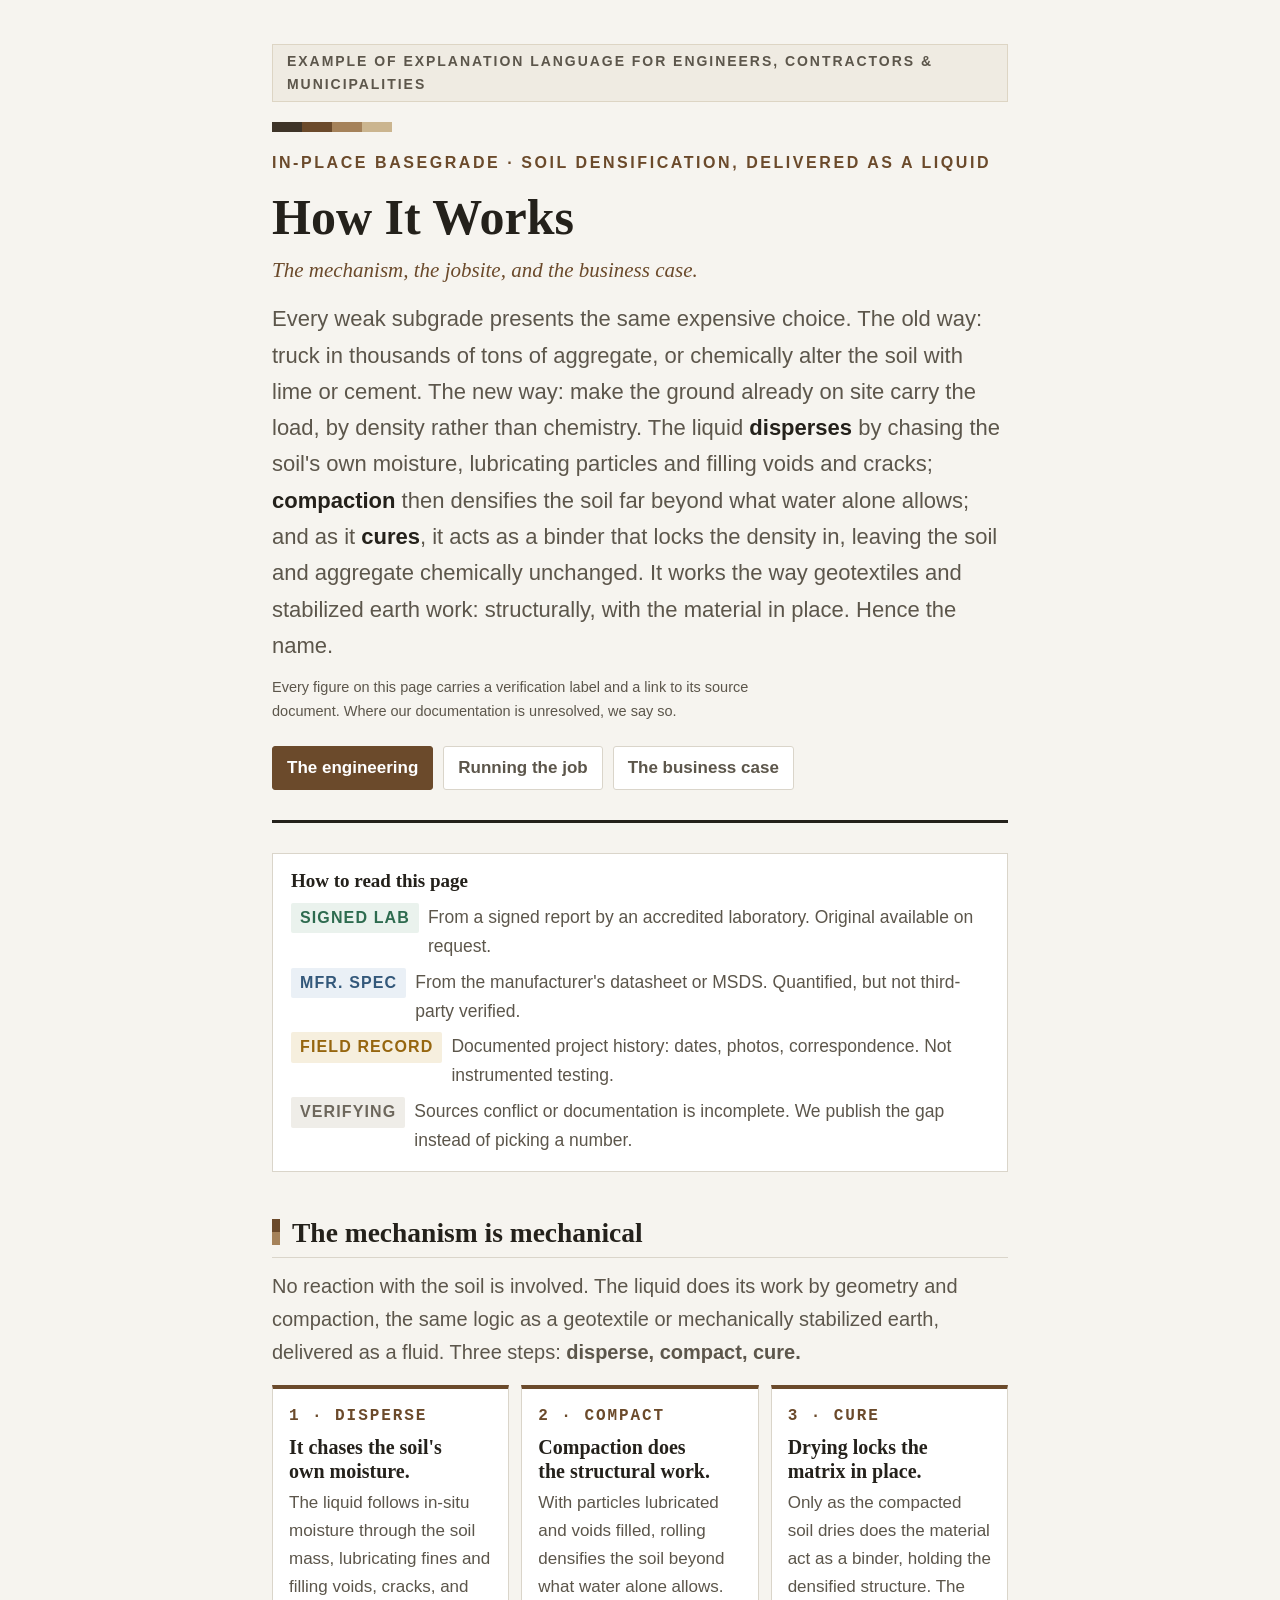
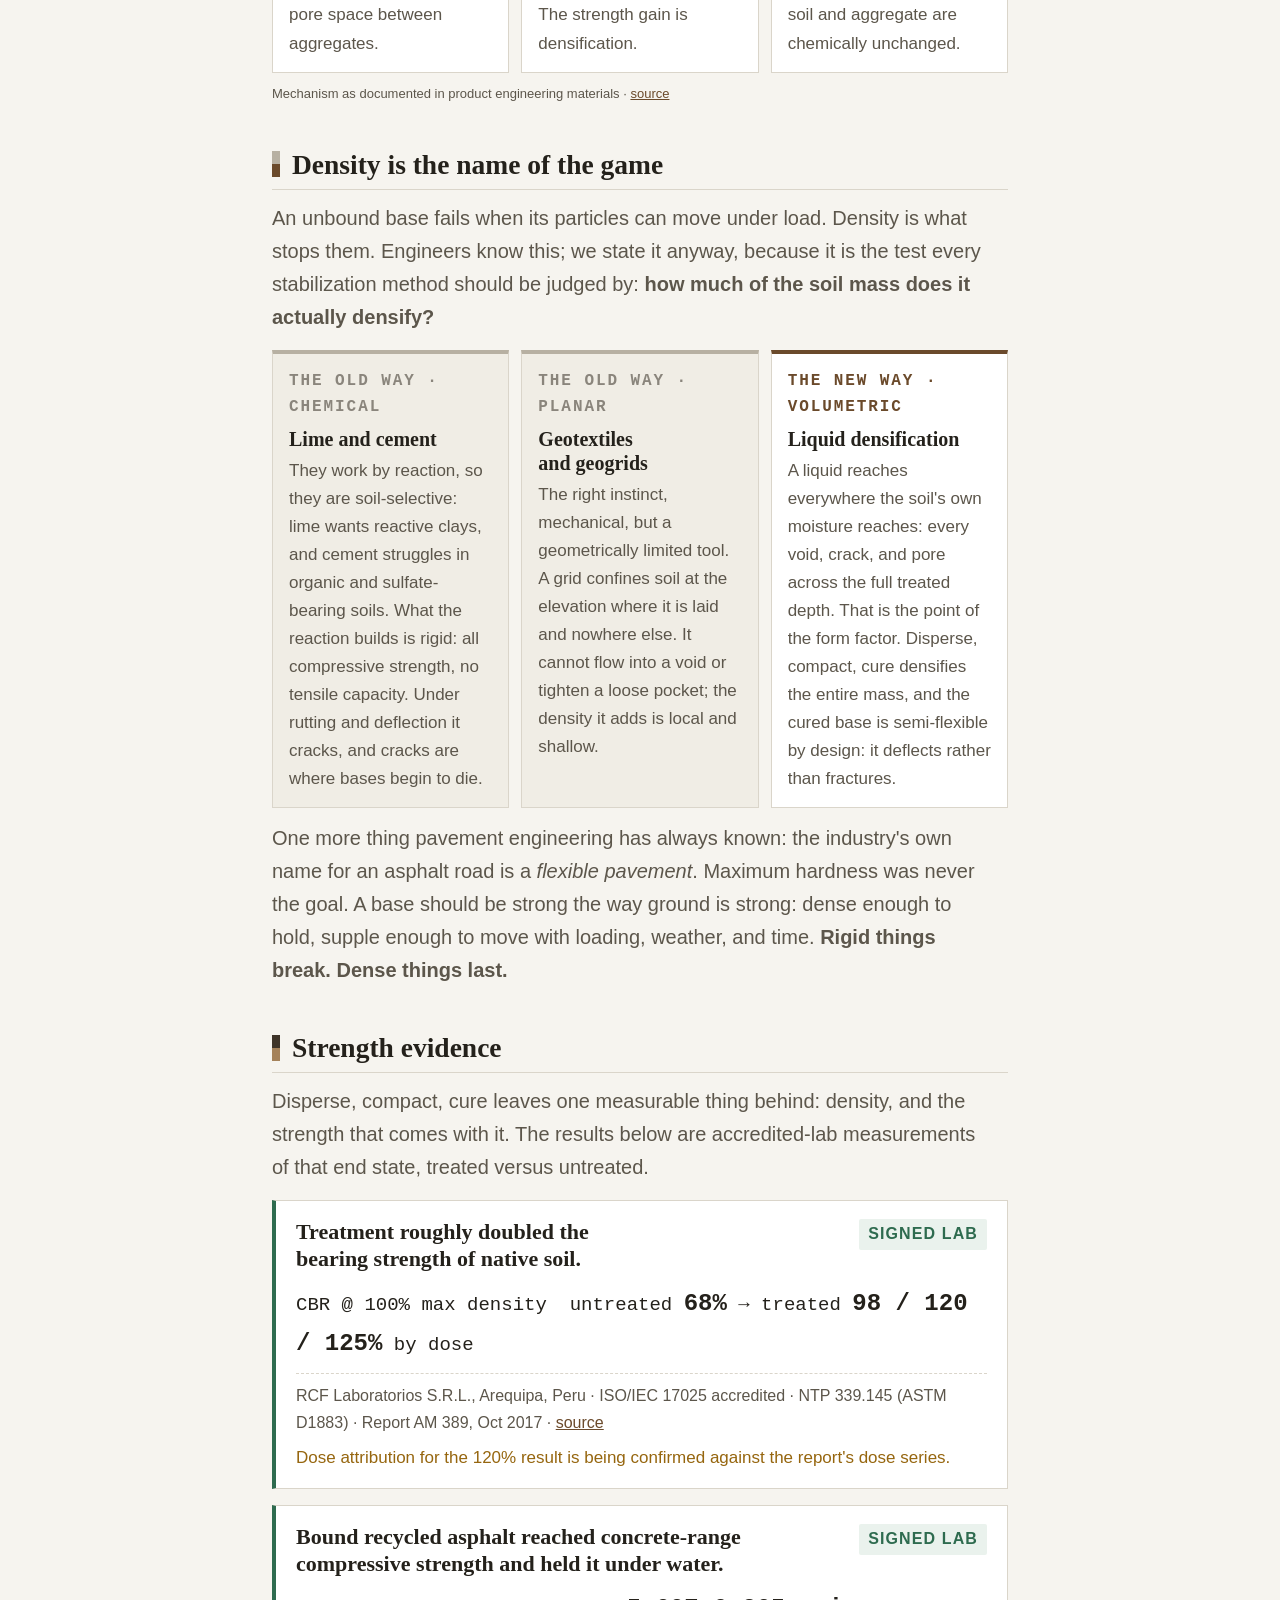
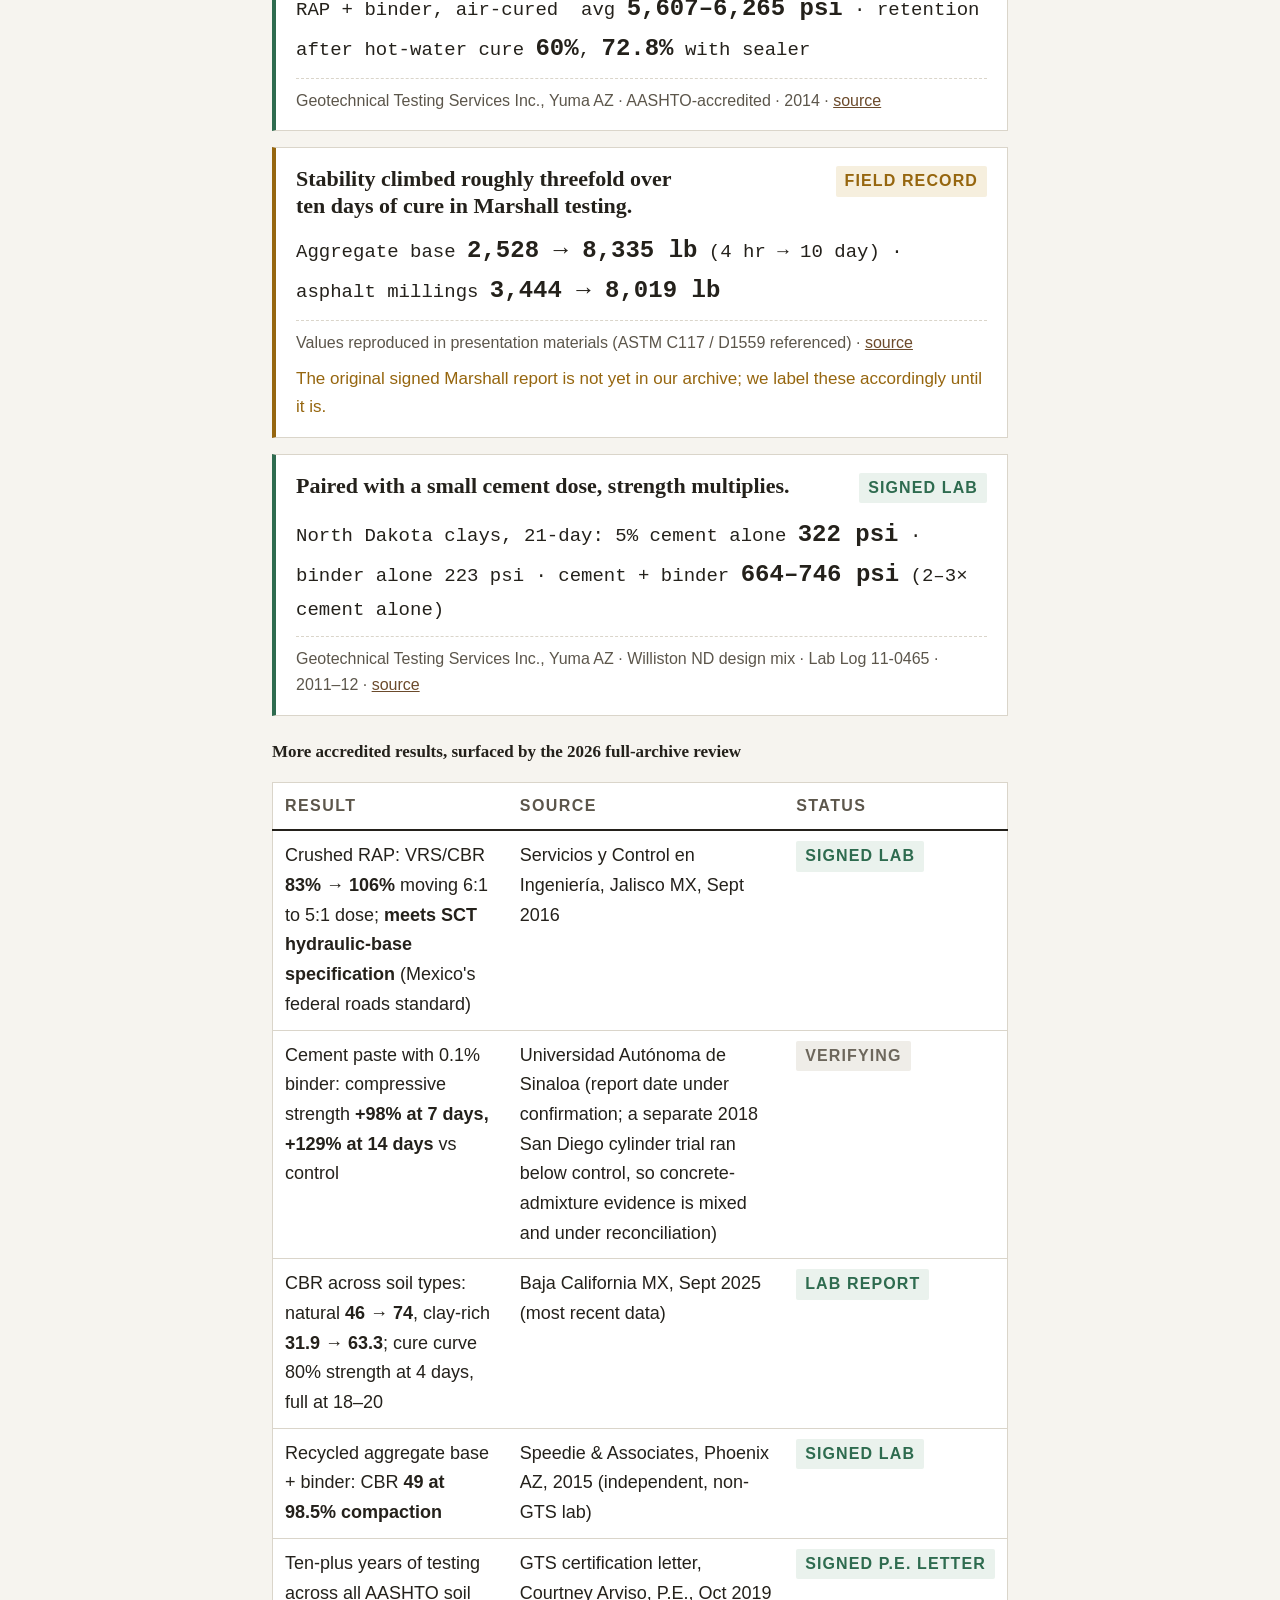
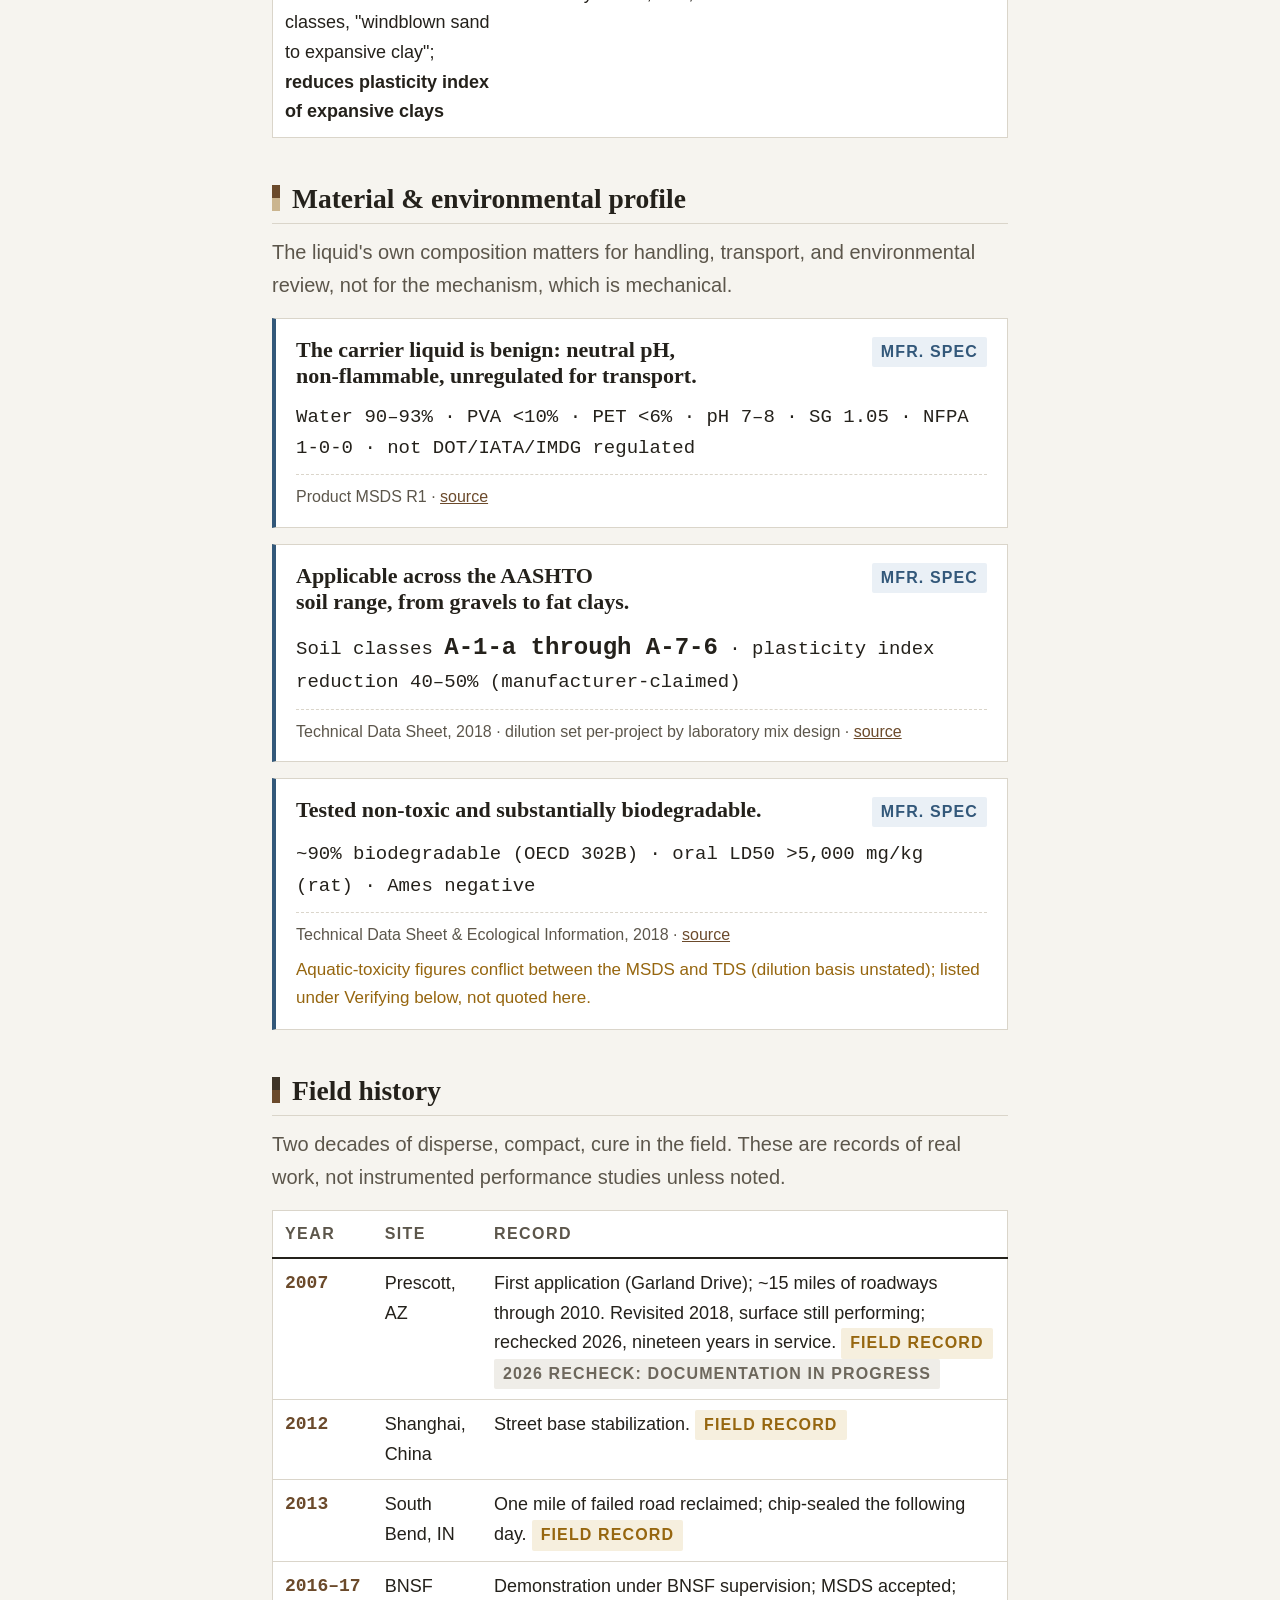
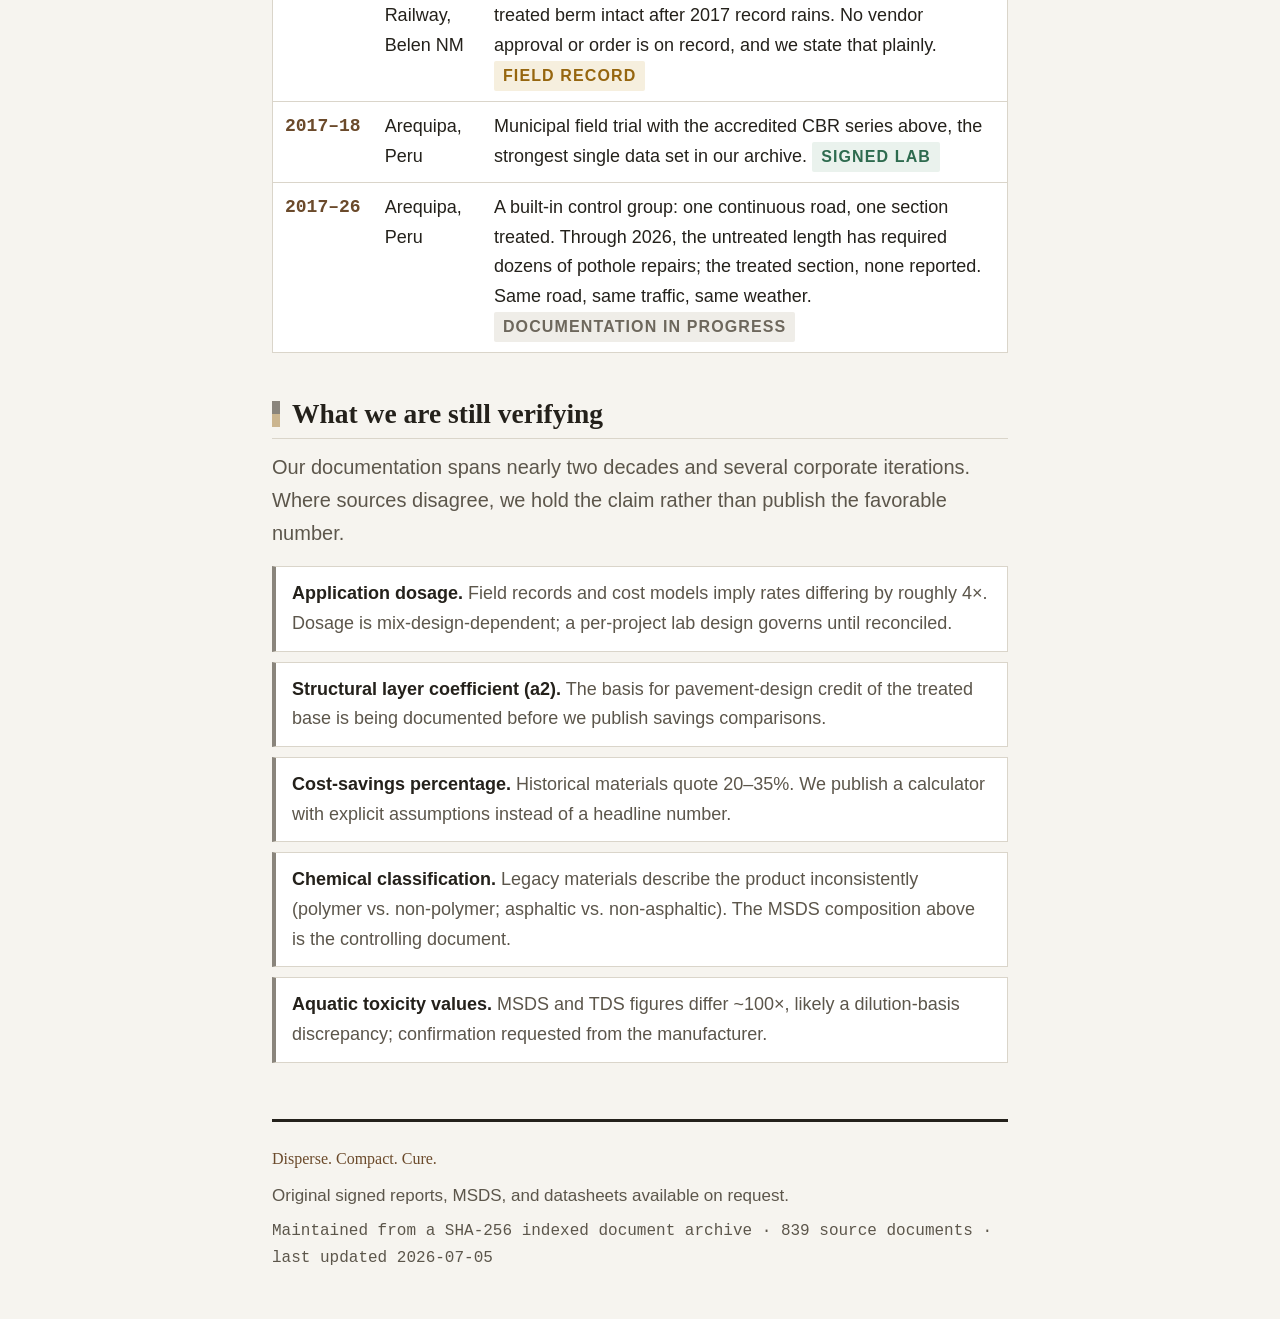
<file: evidence/index.html>
<!DOCTYPE html>
<html lang="en">
<head>
<meta charset="utf-8">
<meta name="viewport" content="width=device-width, initial-scale=1">
<meta name="robots" content="noindex, nofollow">
<meta name="description" content="In-Place BaseGrade: soil densification delivered as a liquid. Engineering evidence with verification status on every claim.">
<title>In-Place BaseGrade: The Evidence</title>
<style>
  *{box-sizing:border-box}
  :root{
    --ground:#F6F4EF;      /* limestone */
    --paper:#FFFFFF;
    --ink:#24211B;         /* warm near-black */
    --ink-soft:#5C564B;
    --line:#DAD5CA;
    --accent:#6B4A2B;      /* subsoil brown */
    --lab:#2E6B4F;         /* signed lab */
    --spec:#33587A;        /* manufacturer spec */
    --field:#96660F;       /* field-observed */
    --open:#8A857C;        /* under verification */
    --lab-bg:#EAF2ED; --spec-bg:#EAF0F6; --field-bg:#F6EFDE; --open-bg:#EFEDE8;
  }
  *{box-sizing:border-box}
  body{margin:0;background:var(--ground);color:var(--ink);
    font:20px/1.65 "Segoe UI",-apple-system,"Helvetica Neue",Arial,sans-serif;}
  .mono{font-family:Consolas,"SF Mono",Menlo,monospace;}
  h1,h2,h3{font-family:Rockwell,"Roboto Slab",Georgia,serif;line-height:1.2;text-wrap:balance;margin:0;}

  .langtag{display:inline-block;background:#EFEBE2;border:1px solid #DDD5C4;color:#5C564B;
    padding:5px 14px;font-size:14px;letter-spacing:.14em;text-transform:uppercase;font-weight:700;margin-bottom:20px;}

  .wrap{max-width:780px;margin:0 auto;padding:0 22px;}

  header.site{padding:44px 0 30px;border-bottom:3px solid var(--ink);}
  .eyebrow{font-size:16px;letter-spacing:.16em;text-transform:uppercase;color:var(--accent);
    font-weight:600;margin-bottom:10px;}
  header.site h1{font-size:clamp(35px,5vw,50px);font-weight:700;}
  .tagline{font-family:Rockwell,"Roboto Slab",Georgia,serif;font-size:21px;color:var(--accent);
    margin-top:6px;font-style:italic;}
  header.site p.lede{margin:14px 0 0;font-size:22px;color:var(--ink-soft);max-width:60ch;}
  header.site p.lede strong{color:var(--ink);}

  /* soil horizon strip, the identity mark */
  .horizon{display:flex;height:10px;width:120px;margin-bottom:18px;}
  .horizon i{flex:1}
  .horizon i:nth-child(1){background:#3E3428}
  .horizon i:nth-child(2){background:#6B4A2B}
  .horizon i:nth-child(3){background:#A5825A}
  .horizon i:nth-child(4){background:#CBB58F}

  nav.doors{display:flex;gap:10px;margin:22px 0 0;flex-wrap:wrap;}
  nav.doors a{font-size:17px;font-weight:600;text-decoration:none;color:var(--ink-soft);
    border:1px solid var(--line);background:var(--paper);padding:7px 14px;border-radius:3px;}
  nav.doors a.active{color:#fff;background:var(--accent);border-color:var(--accent);}

  /* legend */
  .legend{margin:30px 0 6px;padding:16px 18px;background:var(--paper);border:1px solid var(--line);}
  .legend h3{font-size:19px;margin-bottom:10px;}
  .legend ul{list-style:none;margin:0;padding:0;display:grid;gap:7px;}
  .legend li{font-size:17.5px;color:var(--ink-soft);display:flex;align-items:baseline;gap:9px;}

  .chip{display:inline-block;font-size:16px;font-weight:700;letter-spacing:.07em;
    text-transform:uppercase;padding:2px 9px;border-radius:2px;white-space:nowrap;}
  .chip.lab{color:var(--lab);background:var(--lab-bg);}
  .chip.spec{color:var(--spec);background:var(--spec-bg);}
  .chip.field{color:var(--field);background:var(--field-bg);}
  .chip.open{color:#6d675c;background:var(--open-bg);}

  section{margin:44px 0;}
  section > h2{font-size:27.5px;padding-bottom:8px;border-bottom:1px solid var(--line);
    display:flex;align-items:center;gap:12px;}
  section > h2 .strat{width:8px;height:26px;display:inline-flex;flex-direction:column;flex:none;}
  section > h2 .strat i{flex:1}
  section > p.intro{color:var(--ink-soft);margin:12px 0 0;max-width:64ch;}

  .card{background:var(--paper);border:1px solid var(--line);border-left:4px solid var(--open);
    padding:18px 20px 16px;margin-top:16px;}
  .card.lab{border-left-color:var(--lab);}
  .card.spec{border-left-color:var(--spec);}
  .card.field{border-left-color:var(--field);}
  .card .head{display:flex;justify-content:space-between;gap:14px;align-items:baseline;}
  .card h3{font-size:22px;max-width:46ch;}
  .card .value{font-family:Consolas,Menlo,monospace;font-variant-numeric:tabular-nums;
    font-size:19px;margin:12px 0 10px;color:var(--ink);}
  .card .value b{font-size:24px;}
  .card .src{font-size:16px;color:var(--ink-soft);border-top:1px dashed var(--line);
    padding-top:9px;margin-top:4px;}
  .card .src a{color:var(--accent);}
  .card .caveat{font-size:17px;color:var(--field);margin-top:8px;}

  table{width:100%;border-collapse:collapse;background:var(--paper);border:1px solid var(--line);
    font-size:18px;margin-top:16px;}
  th{font-size:16px;letter-spacing:.09em;text-transform:uppercase;text-align:left;
    color:var(--ink-soft);border-bottom:2px solid var(--ink);padding:10px 12px;}
  td{padding:10px 12px;border-bottom:1px solid var(--line);vertical-align:top;}
  tr:last-child td{border-bottom:none;}
  td.yr{font-family:Consolas,monospace;white-space:nowrap;color:var(--accent);font-weight:600;}
  .tablewrap{overflow-x:auto;}

  .openlist{list-style:none;margin:16px 0 0;padding:0;display:grid;gap:10px;}
  .openlist li{background:var(--paper);border:1px solid var(--line);border-left:4px solid var(--open);
    padding:12px 16px;font-size:18px;color:var(--ink-soft);}
  .openlist li b{color:var(--ink);}

  .honesty{margin-top:18px;padding:16px 18px;background:#EFEBE2;border:1px solid #DDD5C4;
    font-size:18px;color:var(--ink-soft);}

  .steps{display:grid;grid-template-columns:repeat(3,1fr);gap:12px;margin-top:16px;}
  .steps .step{background:var(--paper);border:1px solid var(--line);border-top:4px solid var(--accent);
    padding:14px 16px;}
  .steps .step .k{font-family:Consolas,Menlo,monospace;font-size:16px;letter-spacing:.12em;
    text-transform:uppercase;color:var(--accent);font-weight:700;}
  .steps .step h3{font-size:20px;margin:6px 0 6px;}
  .steps .step p{margin:0;font-size:17px;color:var(--ink-soft);}
  @media (max-width:640px){ .steps{grid-template-columns:1fr;} }

  .compare{display:grid;grid-template-columns:repeat(3,1fr);gap:12px;margin-top:16px;}
  .compare .way{background:#F0EDE5;border:1px solid var(--line);border-top:4px solid #B7B0A2;
    padding:14px 16px;}
  .compare .way.new{background:var(--paper);border-top-color:var(--accent);}
  .compare .way .k{font-family:Consolas,Menlo,monospace;font-size:16px;letter-spacing:.12em;
    text-transform:uppercase;color:#8A857C;font-weight:700;}
  .compare .way.new .k{color:var(--accent);}
  .compare .way h3{font-size:20px;margin:6px 0 6px;}
  .compare .way p{margin:0;font-size:17px;color:var(--ink-soft);}
  @media (max-width:640px){ .compare{grid-template-columns:1fr;} }

  footer{margin:56px 0 0;padding:24px 0 48px;border-top:3px solid var(--ink);
    font-size:17px;color:var(--ink-soft);}
  footer .mono{font-size:16px;}
  a{color:var(--accent);}
  @media (max-width:560px){ .card .head{flex-direction:column;gap:6px;} }

  .door{display:none;}
  .door.active{display:block;}
</style>
</head>
<body>

<div class="wrap" id="hiw-top">
<header class="site">
  <div class="langtag">Example of Explanation Language for Engineers, Contractors &amp; Municipalities</div>
  <div class="horizon" aria-hidden="true"><i></i><i></i><i></i><i></i></div>
  <div class="eyebrow">In-Place BaseGrade &middot; soil densification, delivered as a liquid</div>
  <h1>How It Works</h1>
  <div class="tagline">The mechanism, the jobsite, and the business case.</div>
  <p class="lede">Every weak subgrade presents the same expensive choice. The old way: truck in thousands of tons of aggregate, or chemically alter the soil with lime or cement. The new way: make the ground already on site carry the load, by density rather than chemistry. The liquid <strong>disperses</strong> by chasing the soil's own moisture, lubricating particles and filling voids and cracks; <strong>compaction</strong> then densifies the soil far beyond what water alone allows; and as it <strong>cures</strong>, it acts as a binder that locks the density in, leaving the soil and aggregate chemically unchanged. It works the way geotextiles and stabilized earth work: structurally, with the material in place. Hence the name.</p>
  <p class="lede" style="font-size:14.5px;margin-top:12px;">Every figure on this page carries a verification label and a link to its source document. Where our documentation is unresolved, we say so.</p>
  <nav class="doors">
    <a class="active" href="#" data-door="eng">The engineering</a>
    <a href="#" data-door="con">Running the job</a>
    <a href="#" data-door="biz">The business case</a>
  </nav>
</header>

<div class="legend">
  <h3>How to read this page</h3>
  <ul>
    <li><span class="chip lab">Signed lab</span> From a signed report by an accredited laboratory. Original available on request.</li>
    <li><span class="chip spec">Mfr. spec</span> From the manufacturer's datasheet or MSDS. Quantified, but not third-party verified.</li>
    <li><span class="chip field">Field record</span> Documented project history: dates, photos, correspondence. Not instrumented testing.</li>
    <li><span class="chip open">Verifying</span> Sources conflict or documentation is incomplete. We publish the gap instead of picking a number.</li>
  </ul>
</div>

<div class="door active" id="door-eng">
<section>
  <h2><span class="strat" aria-hidden="true"><i style="background:#6B4A2B"></i><i style="background:#A5825A"></i></span>The mechanism is mechanical</h2>
  <p class="intro">No reaction with the soil is involved. The liquid does its work by geometry and compaction, the same logic as a geotextile or mechanically stabilized earth, delivered as a fluid. Three steps: <strong>disperse, compact, cure.</strong></p>
  <div class="steps">
    <div class="step">
      <div class="k">1 · Disperse</div>
      <h3>It chases the soil's own moisture.</h3>
      <p>The liquid follows in-situ moisture through the soil mass, lubricating fines and filling voids, cracks, and pore space between aggregates.</p>
    </div>
    <div class="step">
      <div class="k">2 · Compact</div>
      <h3>Compaction does the structural work.</h3>
      <p>With particles lubricated and voids filled, rolling densifies the soil beyond what water alone allows. The strength gain is densification.</p>
    </div>
    <div class="step">
      <div class="k">3 · Cure</div>
      <h3>Drying locks the matrix in place.</h3>
      <p>Only as the compacted soil dries does the material act as a binder, holding the densified structure. The soil and aggregate are chemically unchanged.</p>
    </div>
  </div>
  <div class="src" style="font-size:13px;color:var(--ink-soft);margin-top:10px;">Mechanism as documented in product engineering materials · <a href="#">source</a></div>
</section>

<section>
  <h2><span class="strat" aria-hidden="true"><i style="background:#B7B0A2"></i><i style="background:#6B4A2B"></i></span>Density is the name of the game</h2>
  <p class="intro">An unbound base fails when its particles can move under load. Density is what stops them. Engineers know this; we state it anyway, because it is the test every stabilization method should be judged by: <strong>how much of the soil mass does it actually densify?</strong></p>
  <div class="compare">
    <div class="way">
      <div class="k">The old way · chemical</div>
      <h3>Lime and cement</h3>
      <p>They work by reaction, so they are soil-selective: lime wants reactive clays, and cement struggles in organic and sulfate-bearing soils. What the reaction builds is rigid: all compressive strength, no tensile capacity. Under rutting and deflection it cracks, and cracks are where bases begin to die.</p>
    </div>
    <div class="way">
      <div class="k">The old way · planar</div>
      <h3>Geotextiles and geogrids</h3>
      <p>The right instinct, mechanical, but a geometrically limited tool. A grid confines soil at the elevation where it is laid and nowhere else. It cannot flow into a void or tighten a loose pocket; the density it adds is local and shallow.</p>
    </div>
    <div class="way new">
      <div class="k">The new way · volumetric</div>
      <h3>Liquid densification</h3>
      <p>A liquid reaches everywhere the soil's own moisture reaches: every void, crack, and pore across the full treated depth. That is the point of the form factor. Disperse, compact, cure densifies the entire mass, and the cured base is semi-flexible by design: it deflects rather than fractures.</p>
    </div>
  </div>
  <p class="intro" style="margin-top:14px;">One more thing pavement engineering has always known: the industry's own name for an asphalt road is a <em>flexible pavement</em>. Maximum hardness was never the goal. A base should be strong the way ground is strong: dense enough to hold, supple enough to move with loading, weather, and time. <strong>Rigid things break. Dense things last.</strong></p>
</section>

<section>
  <h2><span class="strat" aria-hidden="true"><i style="background:#3E3428"></i><i style="background:#A5825A"></i></span>Strength evidence</h2>
  <p class="intro">Disperse, compact, cure leaves one measurable thing behind: density, and the strength that comes with it. The results below are accredited-lab measurements of that end state, treated versus untreated.</p>

  <div class="card lab">
    <div class="head">
      <h3>Treatment roughly doubled the bearing strength of native soil.</h3>
      <span class="chip lab">Signed lab</span>
    </div>
    <div class="value">CBR @ 100% max density&nbsp;&nbsp;untreated <b>68%</b> → treated <b>98 / 120 / 125%</b> by dose</div>
    <div class="src">RCF Laboratorios S.R.L., Arequipa, Peru · ISO/IEC 17025 accredited · NTP 339.145 (ASTM D1883) · Report AM 389, Oct 2017 · <a href="#">source</a></div>
    <div class="caveat">Dose attribution for the 120% result is being confirmed against the report's dose series.</div>
  </div>

  <div class="card lab">
    <div class="head">
      <h3>Bound recycled asphalt reached concrete-range compressive strength and held it under water.</h3>
      <span class="chip lab">Signed lab</span>
    </div>
    <div class="value">RAP + binder, air-cured&nbsp;&nbsp;avg <b>5,607–6,265 psi</b> · retention after hot-water cure <b>60%</b>, <b>72.8%</b> with sealer</div>
    <div class="src">Geotechnical Testing Services Inc., Yuma AZ · AASHTO-accredited · 2014 · <a href="#">source</a></div>
  </div>

  <div class="card field">
    <div class="head">
      <h3>Stability climbed roughly threefold over ten days of cure in Marshall testing.</h3>
      <span class="chip field">Field record</span>
    </div>
    <div class="value">Aggregate base&nbsp;<b>2,528 → 8,335 lb</b> (4 hr → 10 day) · asphalt millings&nbsp;<b>3,444 → 8,019 lb</b></div>
    <div class="src">Values reproduced in presentation materials (ASTM C117 / D1559 referenced) · <a href="#">source</a></div>
    <div class="caveat">The original signed Marshall report is not yet in our archive; we label these accordingly until it is.</div>
  </div>

  <div class="card lab">
    <div class="head">
      <h3>Paired with a small cement dose, strength multiplies.</h3>
      <span class="chip lab">Signed lab</span>
    </div>
    <div class="value">North Dakota clays, 21-day: 5% cement alone <b>322 psi</b> · binder alone 223 psi · cement + binder <b>664&#8211;746 psi</b> (2&#8211;3&#215; cement alone)</div>
    <div class="src">Geotechnical Testing Services Inc., Yuma AZ · Williston ND design mix · Lab Log 11-0465 · 2011&#8211;12 · <a href="#">source</a></div>
  </div>

  <h3 style="font-family:Rockwell,'Roboto Slab',Georgia,serif;font-size:17px;margin:26px 0 4px;">More accredited results, surfaced by the 2026 full-archive review</h3>
  <div class="tablewrap">
  <table>
    <tr><th>Result</th><th>Source</th><th>Status</th></tr>
    <tr><td>Crushed RAP: VRS/CBR <b>83% &#8594; 106%</b> moving 6:1 to 5:1 dose; <b>meets SCT hydraulic-base specification</b> (Mexico's federal roads standard)</td><td>Servicios y Control en Ingenier&#237;a, Jalisco MX, Sept 2016</td><td><span class="chip lab">Signed lab</span></td></tr>
    <tr><td>Cement paste with 0.1% binder: compressive strength <b>+98% at 7 days, +129% at 14 days</b> vs control</td><td>Universidad Aut&#243;noma de Sinaloa (report date under confirmation; a separate 2018 San Diego cylinder trial ran below control, so concrete-admixture evidence is mixed and under reconciliation)</td><td><span class="chip open">Verifying</span></td></tr>
    <tr><td>CBR across soil types: natural <b>46 &#8594; 74</b>, clay-rich <b>31.9 &#8594; 63.3</b>; cure curve 80% strength at 4 days, full at 18&#8211;20</td><td>Baja California MX, Sept 2025 (most recent data)</td><td><span class="chip lab">Lab report</span></td></tr>
    <tr><td>Recycled aggregate base + binder: CBR <b>49 at 98.5% compaction</b></td><td>Speedie &amp; Associates, Phoenix AZ, 2015 (independent, non-GTS lab)</td><td><span class="chip lab">Signed lab</span></td></tr>
    <tr><td>Ten-plus years of testing across all AASHTO soil classes, "windblown sand to expansive clay"; <b>reduces plasticity index of expansive clays</b></td><td>GTS certification letter, Courtney Arviso, P.E., Oct 2019</td><td><span class="chip lab">Signed P.E. letter</span></td></tr>
  </table>
  </div>
</section>

<section>
  <h2><span class="strat" aria-hidden="true"><i style="background:#6B4A2B"></i><i style="background:#CBB58F"></i></span>Material &amp; environmental profile</h2>
  <p class="intro">The liquid's own composition matters for handling, transport, and environmental review, not for the mechanism, which is mechanical.</p>

  <div class="card spec">
    <div class="head">
      <h3>The carrier liquid is benign: neutral pH, non-flammable, unregulated for transport.</h3>
      <span class="chip spec">Mfr. spec</span>
    </div>
    <div class="value">Water 90–93% · PVA &lt;10% · PET &lt;6% · pH 7–8 · SG 1.05 · NFPA 1-0-0 · not DOT/IATA/IMDG regulated</div>
    <div class="src">Product MSDS R1 · <a href="#">source</a></div>
  </div>

  <div class="card spec">
    <div class="head">
      <h3>Applicable across the AASHTO soil range, from gravels to fat clays.</h3>
      <span class="chip spec">Mfr. spec</span>
    </div>
    <div class="value">Soil classes <b>A-1-a through A-7-6</b> · plasticity index reduction 40–50% (manufacturer-claimed)</div>
    <div class="src">Technical Data Sheet, 2018 · dilution set per-project by laboratory mix design · <a href="#">source</a></div>
  </div>

  <div class="card spec">
    <div class="head">
      <h3>Tested non-toxic and substantially biodegradable.</h3>
      <span class="chip spec">Mfr. spec</span>
    </div>
    <div class="value">~90% biodegradable (OECD 302B) · oral LD50 &gt;5,000 mg/kg (rat) · Ames negative</div>
    <div class="src">Technical Data Sheet &amp; Ecological Information, 2018 · <a href="#">source</a></div>
    <div class="caveat">Aquatic-toxicity figures conflict between the MSDS and TDS (dilution basis unstated); listed under Verifying below, not quoted here.</div>
  </div>
</section>

<section>
  <h2><span class="strat" aria-hidden="true"><i style="background:#3E3428"></i><i style="background:#6B4A2B"></i></span>Field history</h2>
  <p class="intro">Two decades of disperse, compact, cure in the field. These are records of real work, not instrumented performance studies unless noted.</p>
  <div class="tablewrap">
  <table>
    <tr><th>Year</th><th>Site</th><th>Record</th></tr>
    <tr><td class="yr">2007</td><td>Prescott, AZ</td><td>First application (Garland Drive); ~15 miles of roadways through 2010. Revisited 2018, surface still performing; rechecked 2026, nineteen years in service. <span class="chip field">Field record</span> <span class="chip open">2026 recheck: documentation in progress</span></td></tr>
    <tr><td class="yr">2012</td><td>Shanghai, China</td><td>Street base stabilization. <span class="chip field">Field record</span></td></tr>
    <tr><td class="yr">2013</td><td>South Bend, IN</td><td>One mile of failed road reclaimed; chip-sealed the following day. <span class="chip field">Field record</span></td></tr>
    <tr><td class="yr">2016–17</td><td>BNSF Railway, Belen NM</td><td>Demonstration under BNSF supervision; MSDS accepted; treated berm intact after 2017 record rains. No vendor approval or order is on record, and we state that plainly. <span class="chip field">Field record</span></td></tr>
    <tr><td class="yr">2017–18</td><td>Arequipa, Peru</td><td>Municipal field trial with the accredited CBR series above, the strongest single data set in our archive. <span class="chip lab">Signed lab</span></td></tr>
    <tr><td class="yr">2017–26</td><td>Arequipa, Peru</td><td>A built-in control group: one continuous road, one section treated. Through 2026, the untreated length has required dozens of pothole repairs; the treated section, none reported. Same road, same traffic, same weather. <span class="chip open">Documentation in progress</span></td></tr>
  </table>
  </div>
</section>

<section>
  <h2><span class="strat" aria-hidden="true"><i style="background:#8A857C"></i><i style="background:#CBB58F"></i></span>What we are still verifying</h2>
  <p class="intro">Our documentation spans nearly two decades and several corporate iterations. Where sources disagree, we hold the claim rather than publish the favorable number.</p>
  <ul class="openlist">
    <li><b>Application dosage.</b> Field records and cost models imply rates differing by roughly 4×. Dosage is mix-design-dependent; a per-project lab design governs until reconciled.</li>
    <li><b>Structural layer coefficient (a2).</b> The basis for pavement-design credit of the treated base is being documented before we publish savings comparisons.</li>
    <li><b>Cost-savings percentage.</b> Historical materials quote 20–35%. We publish a calculator with explicit assumptions instead of a headline number.</li>
    <li><b>Chemical classification.</b> Legacy materials describe the product inconsistently (polymer vs. non-polymer; asphaltic vs. non-asphaltic). The MSDS composition above is the controlling document.</li>
    <li><b>Aquatic toxicity values.</b> MSDS and TDS figures differ ~100×, likely a dilution-basis discrepancy; confirmation requested from the manufacturer.</li>
  </ul>
</section>

</div><!-- /door-eng -->

<div class="door" id="door-con">
<section>
  <h2><span class="strat" aria-hidden="true"><i style="background:#6B4A2B"></i><i style="background:#A5825A"></i></span>Your iron, your soil, your schedule</h2>
  <p class="intro">No specialty crews, no exotic equipment, no waiting on aggregate deliveries. If you can run a reclaimer, a water truck, and rollers, you can place this. The process is the same three steps everywhere: <strong>disperse, compact, cure.</strong></p>
  <div class="steps">
    <div class="step">
      <div class="k">1 &#183; Disperse</div>
      <h3>It rides your water truck.</h3>
      <p>Add concentrate to the full tank, recirculate at least 10 minutes, spray and blend into the ripped soil to optimum moisture. The liquid follows the moisture into every void.</p>
    </div>
    <div class="step">
      <div class="k">2 &#183; Compact</div>
      <h3>Your rollers do the strength-building.</h3>
      <p>Padfoot, then smooth drum, until density stops climbing. The compaction you already know how to do IS the product working.</p>
    </div>
    <div class="step">
      <div class="k">3 &#183; Cure</div>
      <h3>Walk away and let it dry.</h3>
      <p>As the soil dries, the binder locks the density in. Rule of thumb in arid climates: 24 to 36 hours (site conditions govern). South Bend, Indiana: reclaimed one day, chip-sealed the next.</p>
    </div>
  </div>
</section>

<section>
  <h2><span class="strat" aria-hidden="true"><i style="background:#3E3428"></i><i style="background:#A5825A"></i></span>What a job looks like</h2>
  <div class="tablewrap">
  <table>
    <tr><th>Step</th><th>What you do</th></tr>
    <tr><td class="yr">Before bid</td><td>Send a soil sample for lab mix design. The lab sets the dilution for your soil; that number governs the job, not a brochure.</td></tr>
    <tr><td class="yr">Day 1</td><td>Rip or scarify the top 6 inches or so. Add concentrate to the water truck, recirculate 10 minutes, spray and blend to optimum moisture. Shape and crown.</td></tr>
    <tr><td class="yr">Day 1</td><td>Compact: padfoot passes, then smooth drum, until density stops increasing.</td></tr>
    <tr><td class="yr">Day 2+</td><td>Cure and cap (chip seal, asphalt, or leave as finished surface for haul roads and dust control). Water cleanup on all equipment.</td></tr>
  </table>
  </div>
  <p class="intro" style="margin-top:14px;">Equipment list: reclaimer or recycler, 2,000 to 5,000 gal water truck with recirculation, 84&quot; padfoot, 84&quot; smooth drum, motor grader. Nothing you'd have to rent twice.</p>
</section>

<section>
  <h2><span class="strat" aria-hidden="true"><i style="background:#B7B0A2"></i><i style="background:#6B4A2B"></i></span>Why not just throw grid at it?</h2>
  <p class="intro">Geogrids grab soil the way the plastic rings on a six-pack grab cans: at one layer, and nowhere else. They cannot flow into a void or tighten a loose pocket. A liquid reaches everywhere the soil's own moisture reaches, through the full depth you ripped. And unlike cement-treated base, the cured layer flexes instead of cracking: <strong>rigid things break, dense things last.</strong></p>
</section>

<section>
  <h2><span class="strat" aria-hidden="true"><i style="background:#3E3428"></i><i style="background:#6B4A2B"></i></span>Jobsite facts</h2>
  <div class="tablewrap">
  <table>
    <tr><td>Packaging</td><td>275-gallon totes (current standard) <span class="chip spec">Mfr. spec</span></td></tr>
    <tr><td>Handling</td><td>Non-flammable, NFPA 1-0-0, not DOT regulated: no placards, no special hauling <span class="chip spec">Mfr. spec</span></td></tr>
    <tr><td>Cleanup</td><td>Plain water, same day <span class="chip spec">Mfr. spec</span></td></tr>
    <tr><td>Storage</td><td>Do not freeze; effective 50&#176;F to 140&#176;F; shelf life 1+ year <span class="chip spec">Mfr. spec</span></td></tr>
    <tr><td>Track record</td><td>Prescott AZ roads placed 2007, still in service 2026 <span class="chip open">2026 recheck: documentation in progress</span></td></tr>
  </table>
  </div>
  <div class="honesty">Straight talk: placement moisture matters. Lab records show mixes that missed spec when moisture ran high. Follow the mix design and blend to optimum moisture; that is the whole discipline.</div>
</section>
</div><!-- /door-con -->

<div class="door" id="door-biz">
<section>
  <h2><span class="strat" aria-hidden="true"><i style="background:#6B4A2B"></i><i style="background:#A5825A"></i></span>The most advanced soil densification technology on earth</h2>
  <p class="intro">Our structural liquid turns native soil into road base built to be left alone. Every weak subgrade on every road project presents the same expensive choice: truck in thousands of tons of aggregate, or chemically alter the soil with lime or cement. In-Place BaseGrade is the third option, and it is the only one delivered as a liquid, which is why it densifies the entire soil mass instead of one plane or one chemistry-compatible soil type.</p>
  <div class="steps">
    <div class="step"><div class="k">Evidence base</div><h3>6 laboratories, 3 countries, 15 years</h3><p>Signed reports from accredited labs in the US, Peru, and Mexico, 2011 through 2025, catalogued in a SHA-256 indexed archive of 839 source documents.</p></div>
    <div class="step"><div class="k">Field record</div><h3>19 years on the ground</h3><p>First roads placed in Prescott, AZ in 2007 remain in service in 2026. Applications documented across the US, Peru, Mexico, and China.</p></div>
    <div class="step"><div class="k">Institutional traction</div><h3>BNSF, USAF, municipal DOTs</h3><p>A supervised BNSF Railway demonstration (2016), an engineered quotation for Nellis Air Force Base (2017), and a municipal field trial in Peru with accredited-lab verification.</p></div>
  </div>
</section>

<section>
  <h2><span class="strat" aria-hidden="true"><i style="background:#3E3428"></i><i style="background:#A5825A"></i></span>The evidence, condensed</h2>
  <div class="tablewrap">
  <table>
    <tr><th>Claim</th><th>Proof</th><th>Status</th></tr>
    <tr><td>Treatment roughly doubles soil bearing strength</td><td>CBR 68% &#8594; 98&#8211;125%, ISO 17025 lab, Peru 2017</td><td><span class="chip lab">Signed lab</span></td></tr>
    <tr><td>Works with recycled asphalt to national spec</td><td>RAP hit Mexico's SCT hydraulic-base specification, 2016</td><td><span class="chip lab">Signed lab</span></td></tr>
    <tr><td>Multiplies the effect of small cement doses</td><td>2&#8211;3&#215; the 21-day strength of cement alone, North Dakota 2011&#8211;12</td><td><span class="chip lab">Signed lab</span></td></tr>
    <tr><td>Performs across soil types, sand to expansive clay</td><td>P.E.-signed certification after 10+ years of testing, 2019; independent 2025 series confirms on clays and sands</td><td><span class="chip lab">Signed P.E. letter</span></td></tr>
    <tr><td>Long-life, low-intervention road base</td><td>Prescott 2007&#8211;2026; Peru same-road comparison (treated section unpatched, untreated section patched dozens of times)</td><td><span class="chip open">Documentation in progress</span></td></tr>
  </table>
  </div>
</section>

<section>
  <h2><span class="strat" aria-hidden="true"><i style="background:#B7B0A2"></i><i style="background:#6B4A2B"></i></span>Honesty is the strategy</h2>
  <p class="intro">This product sells into the most skeptical buying audience in construction: engineers and procurement officers. Our materials are built to survive their scrutiny. Every claim carries a verification badge and a source document; where our archive is unresolved, we publish the open question instead of the favorable number. We model savings through a calculator with explicit, adjustable assumptions rather than a headline percentage.</p>
  <div class="honesty">What we are still verifying, in the open: field dosage rates (documents conflict), the structural layer coefficient basis for pavement design credit, and long-term lifecycle maintenance data. Diligence packets with source documents are available under NDA.</div>
</section>
</div><!-- /door-biz -->

<footer>
  <div style="font-family:Rockwell,'Roboto Slab',Georgia,serif;font-size:16px;color:var(--accent);margin-bottom:10px;">Disperse. Compact. Cure.</div>
  <div>Original signed reports, MSDS, and datasheets available on request.</div>
  <div class="mono" style="margin-top:8px;">Maintained from a SHA-256 indexed document archive · 839 source documents · last updated 2026-07-05</div>
</footer>
</div>

<script>
(function () {
  var links = document.querySelectorAll('nav.doors a');
  var doors = { eng: document.getElementById('door-eng'),
                con: document.getElementById('door-con'),
                biz: document.getElementById('door-biz') };
  links.forEach(function (a) {
    a.addEventListener('click', function (e) {
      e.preventDefault();
      links.forEach(function (x) { x.classList.remove('active'); });
      a.classList.add('active');
      Object.keys(doors).forEach(function (k) {
        doors[k].classList.toggle('active', k === a.getAttribute('data-door'));
      });
      // no scroll: the tabs stay put so the reader can see the content
      // beneath them change in place.
    });
  });
})();
</script>
</body>
</html>
</file>
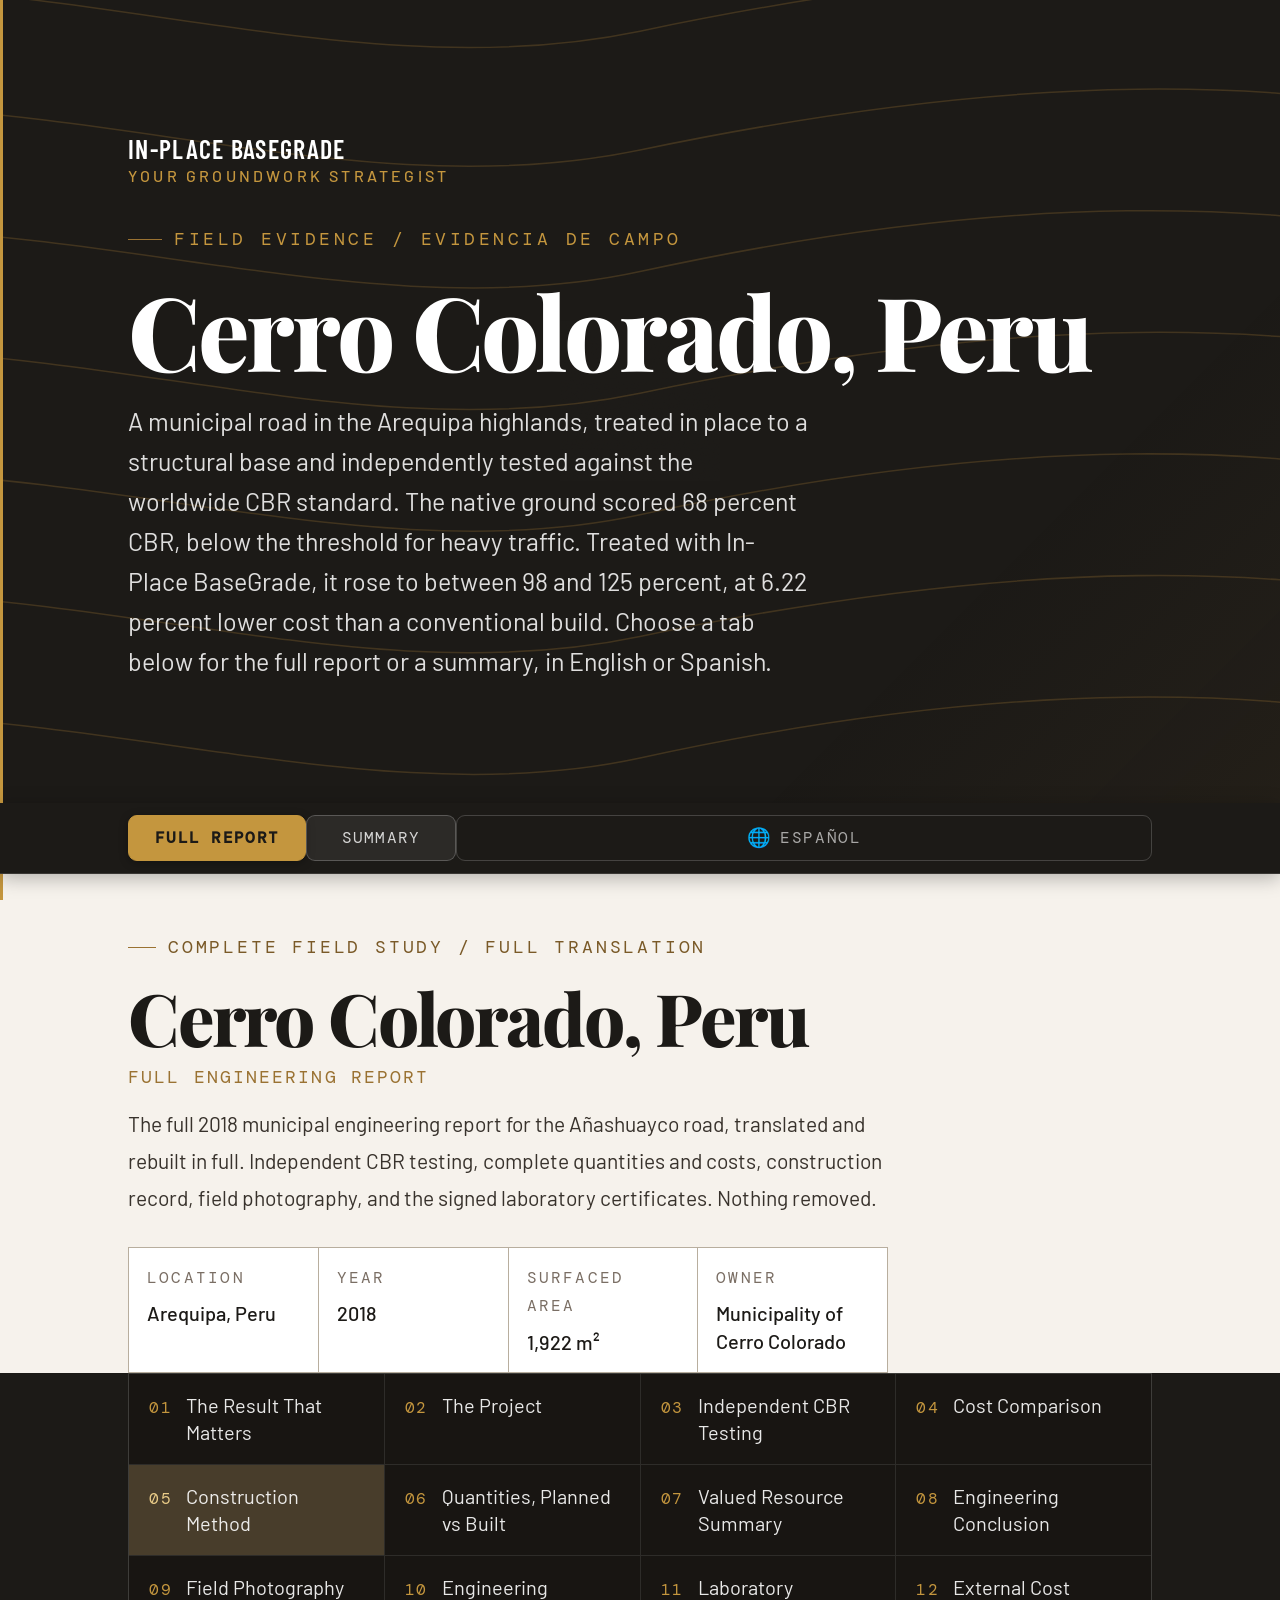
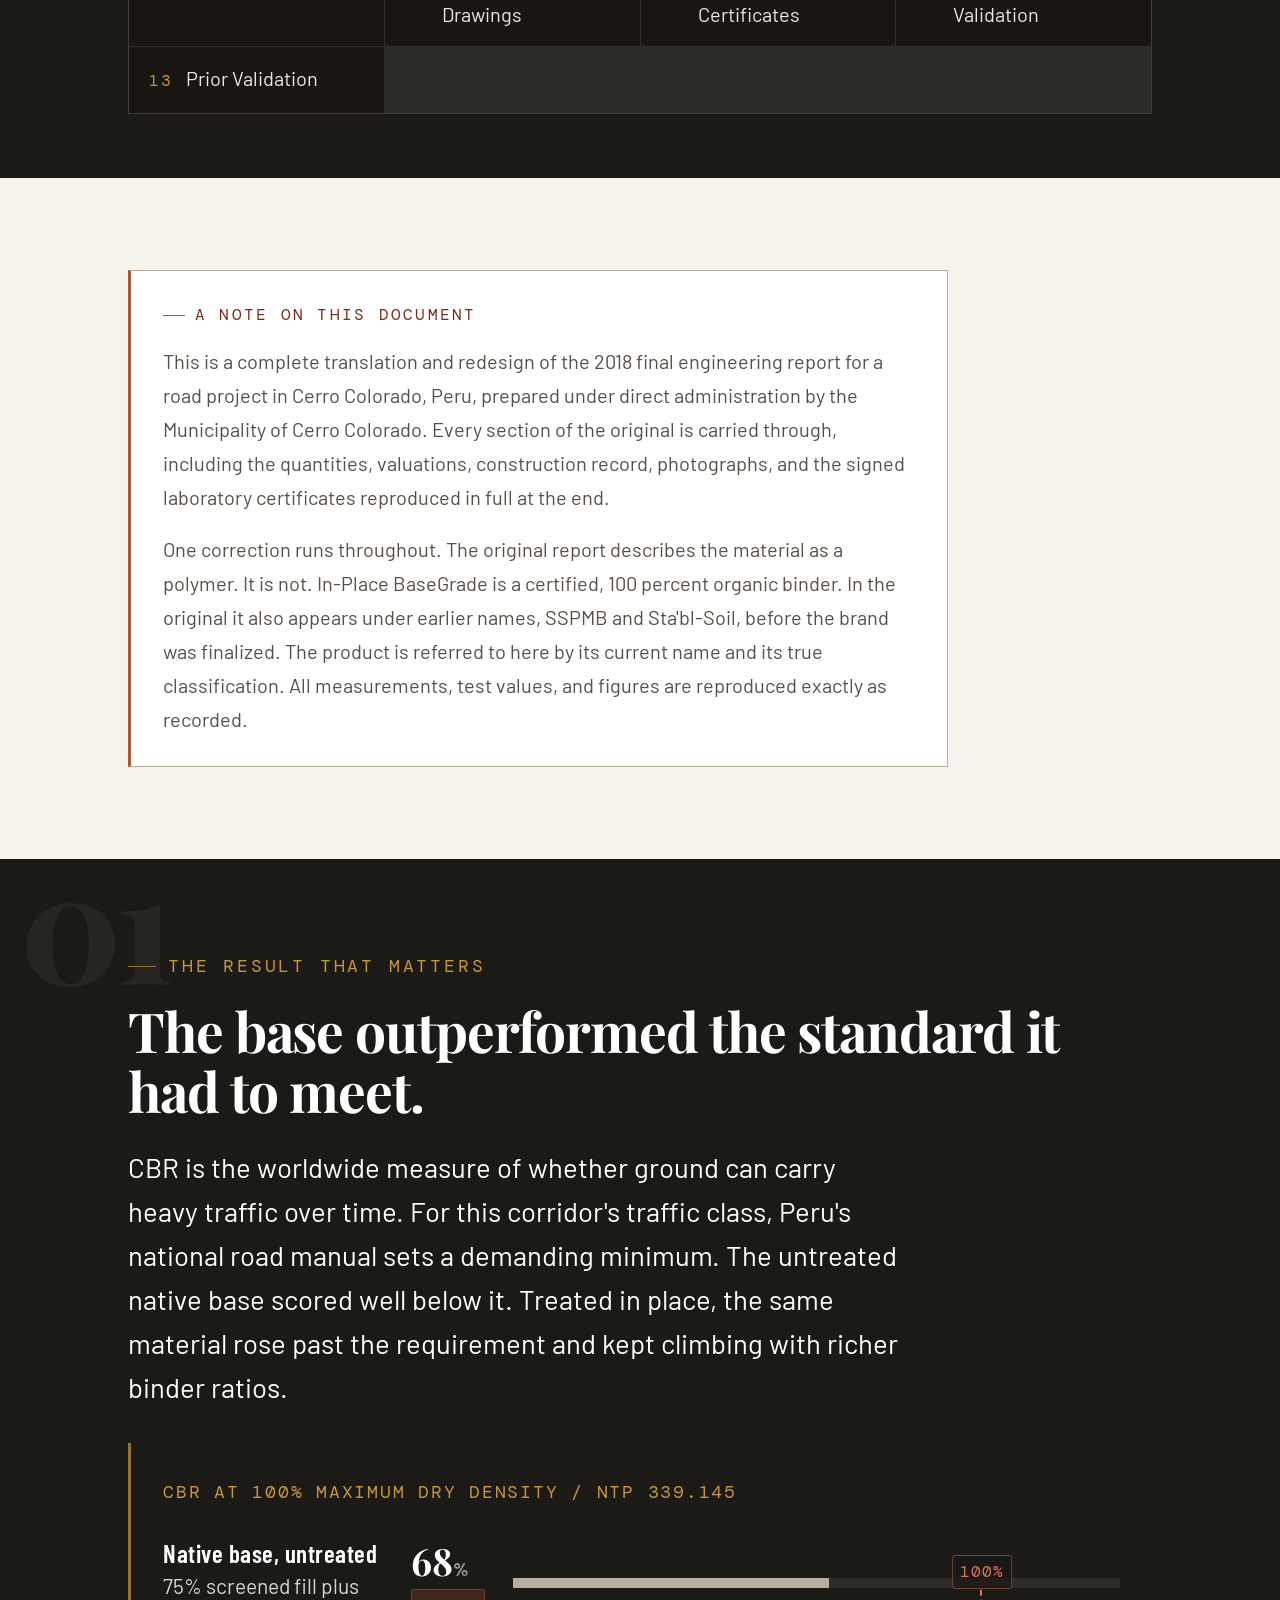
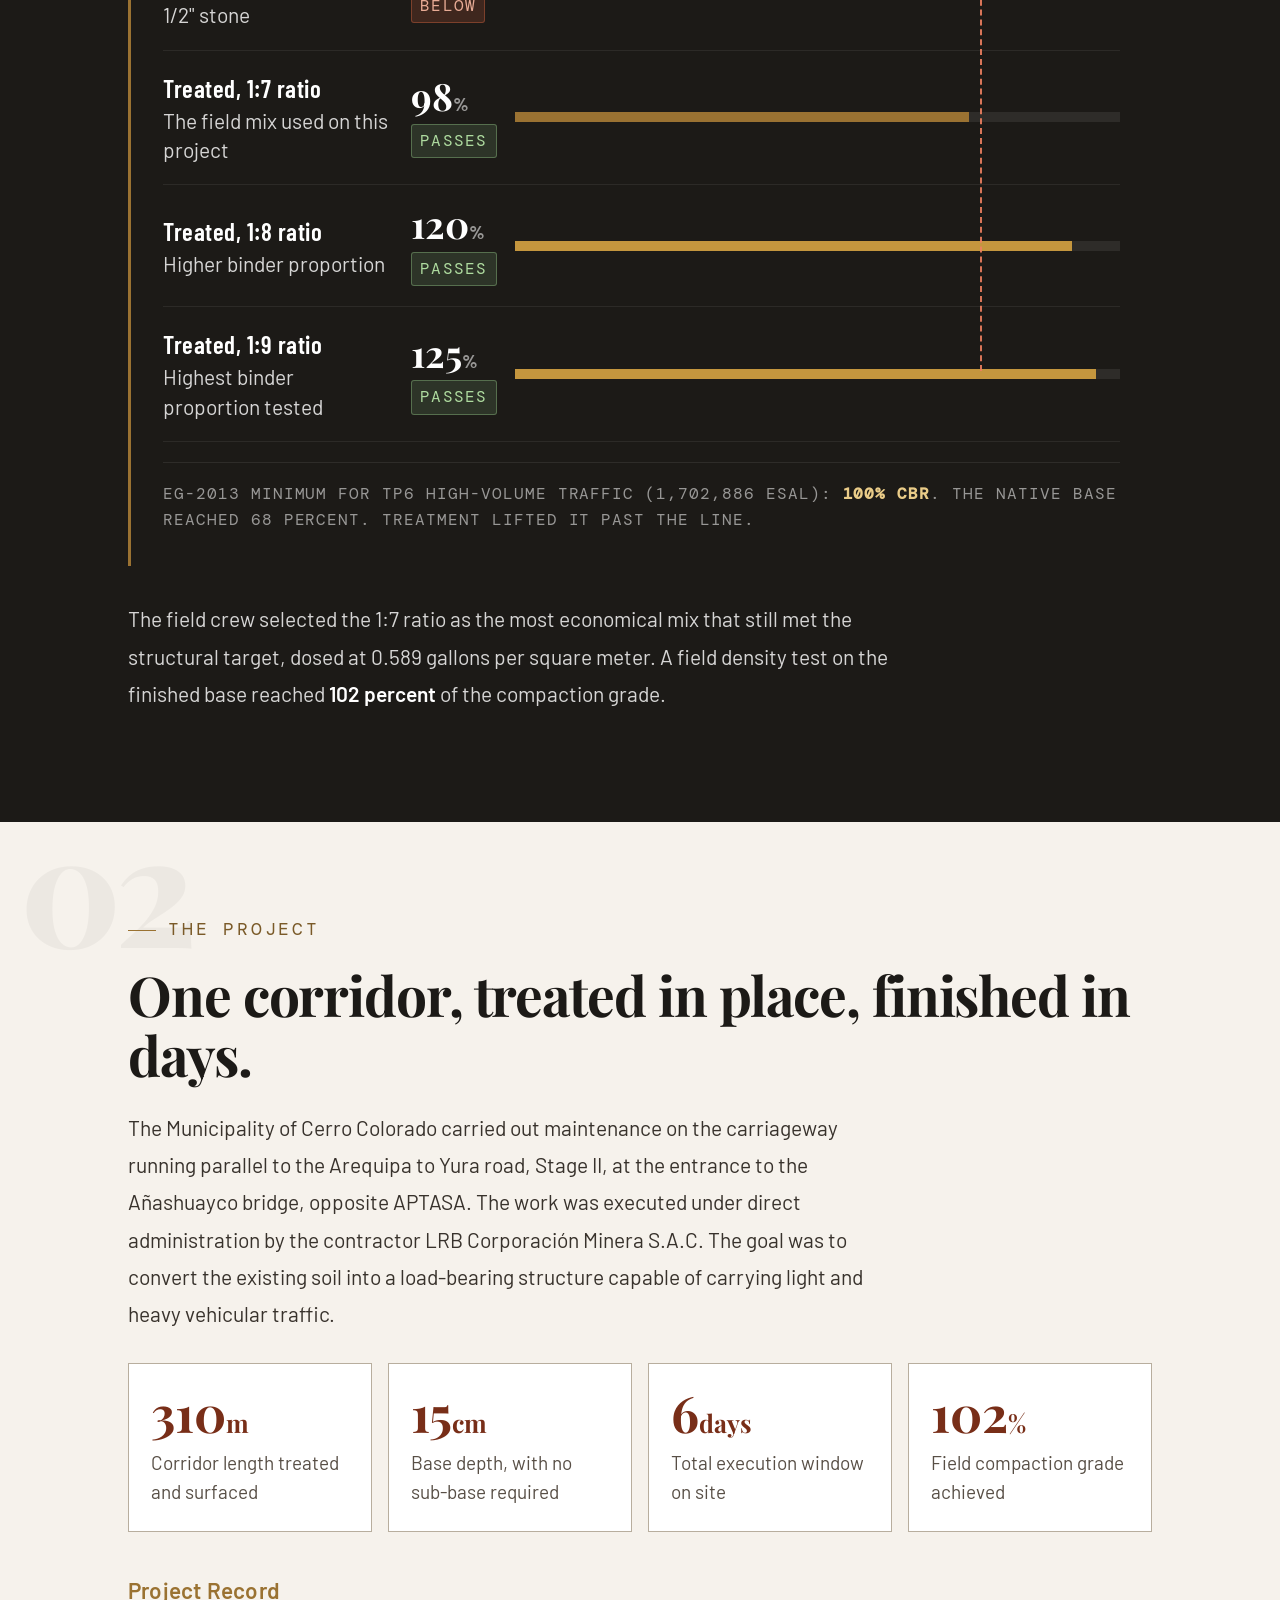
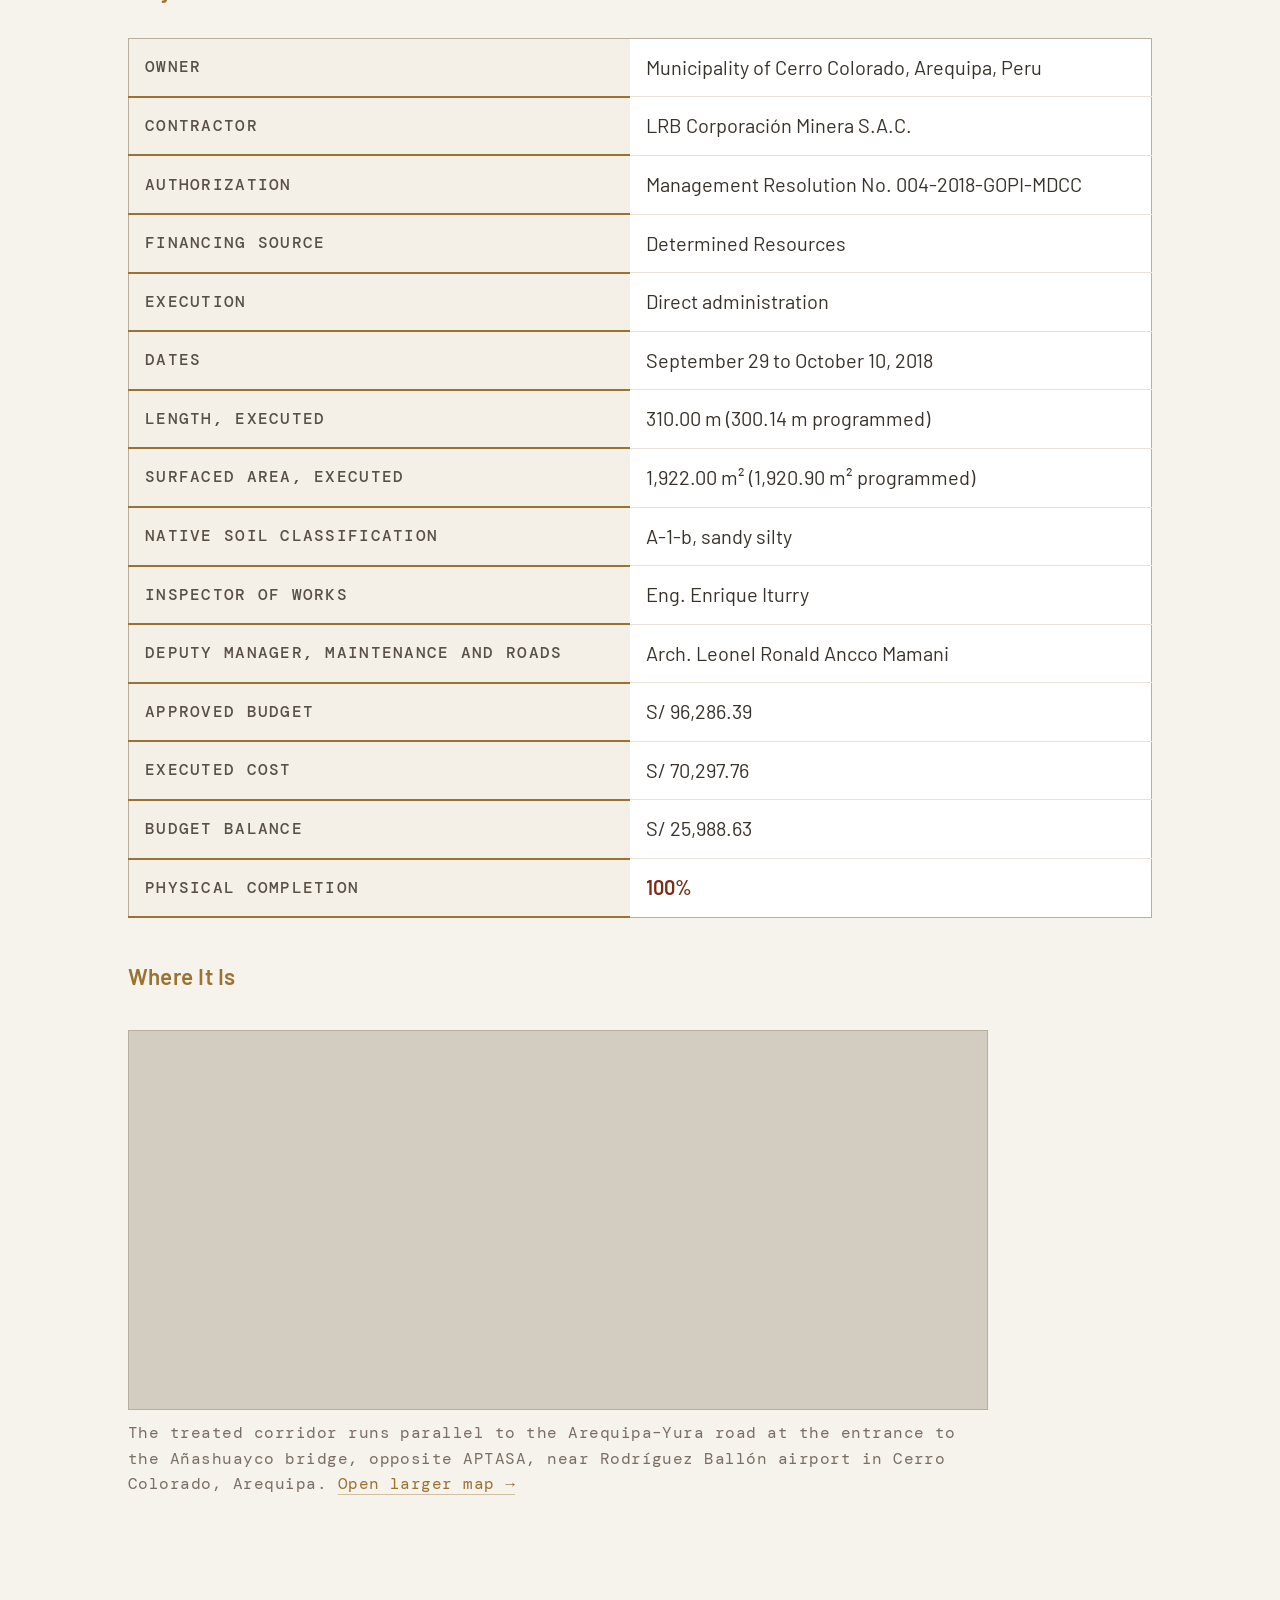
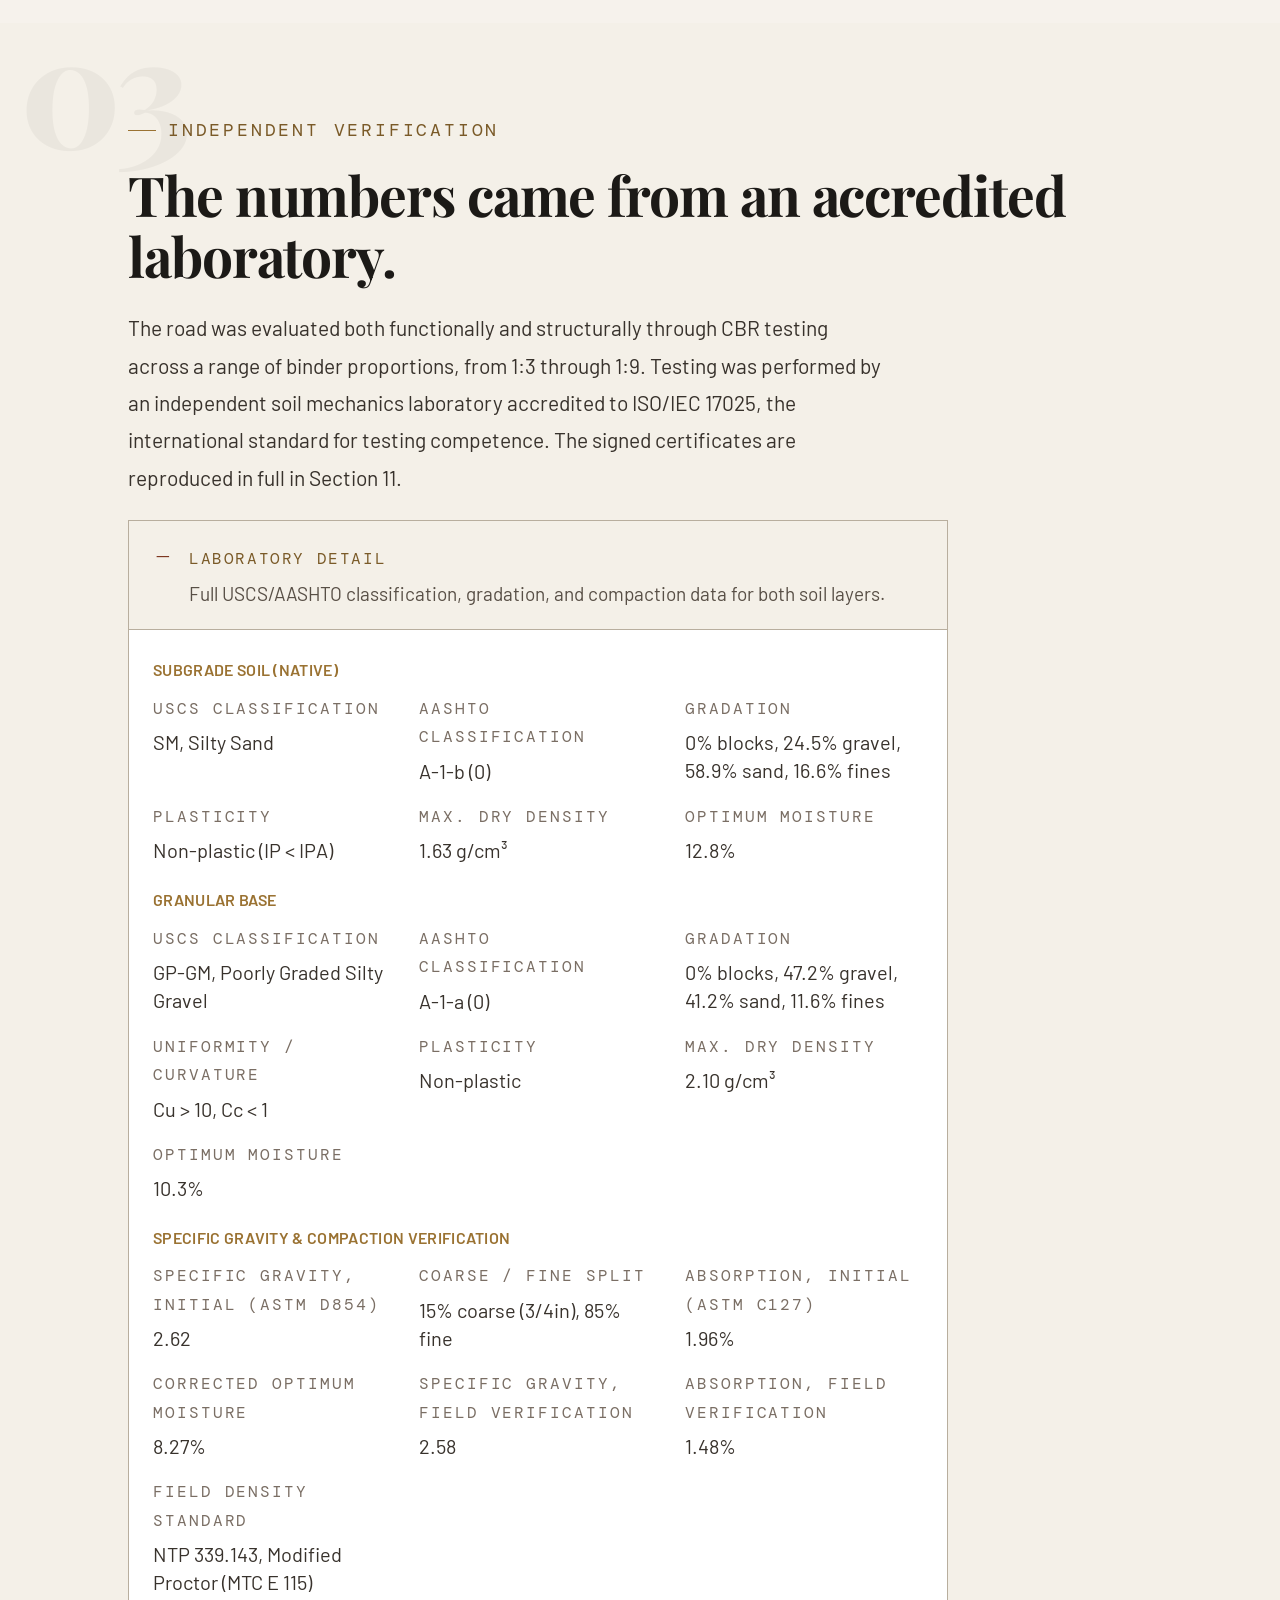
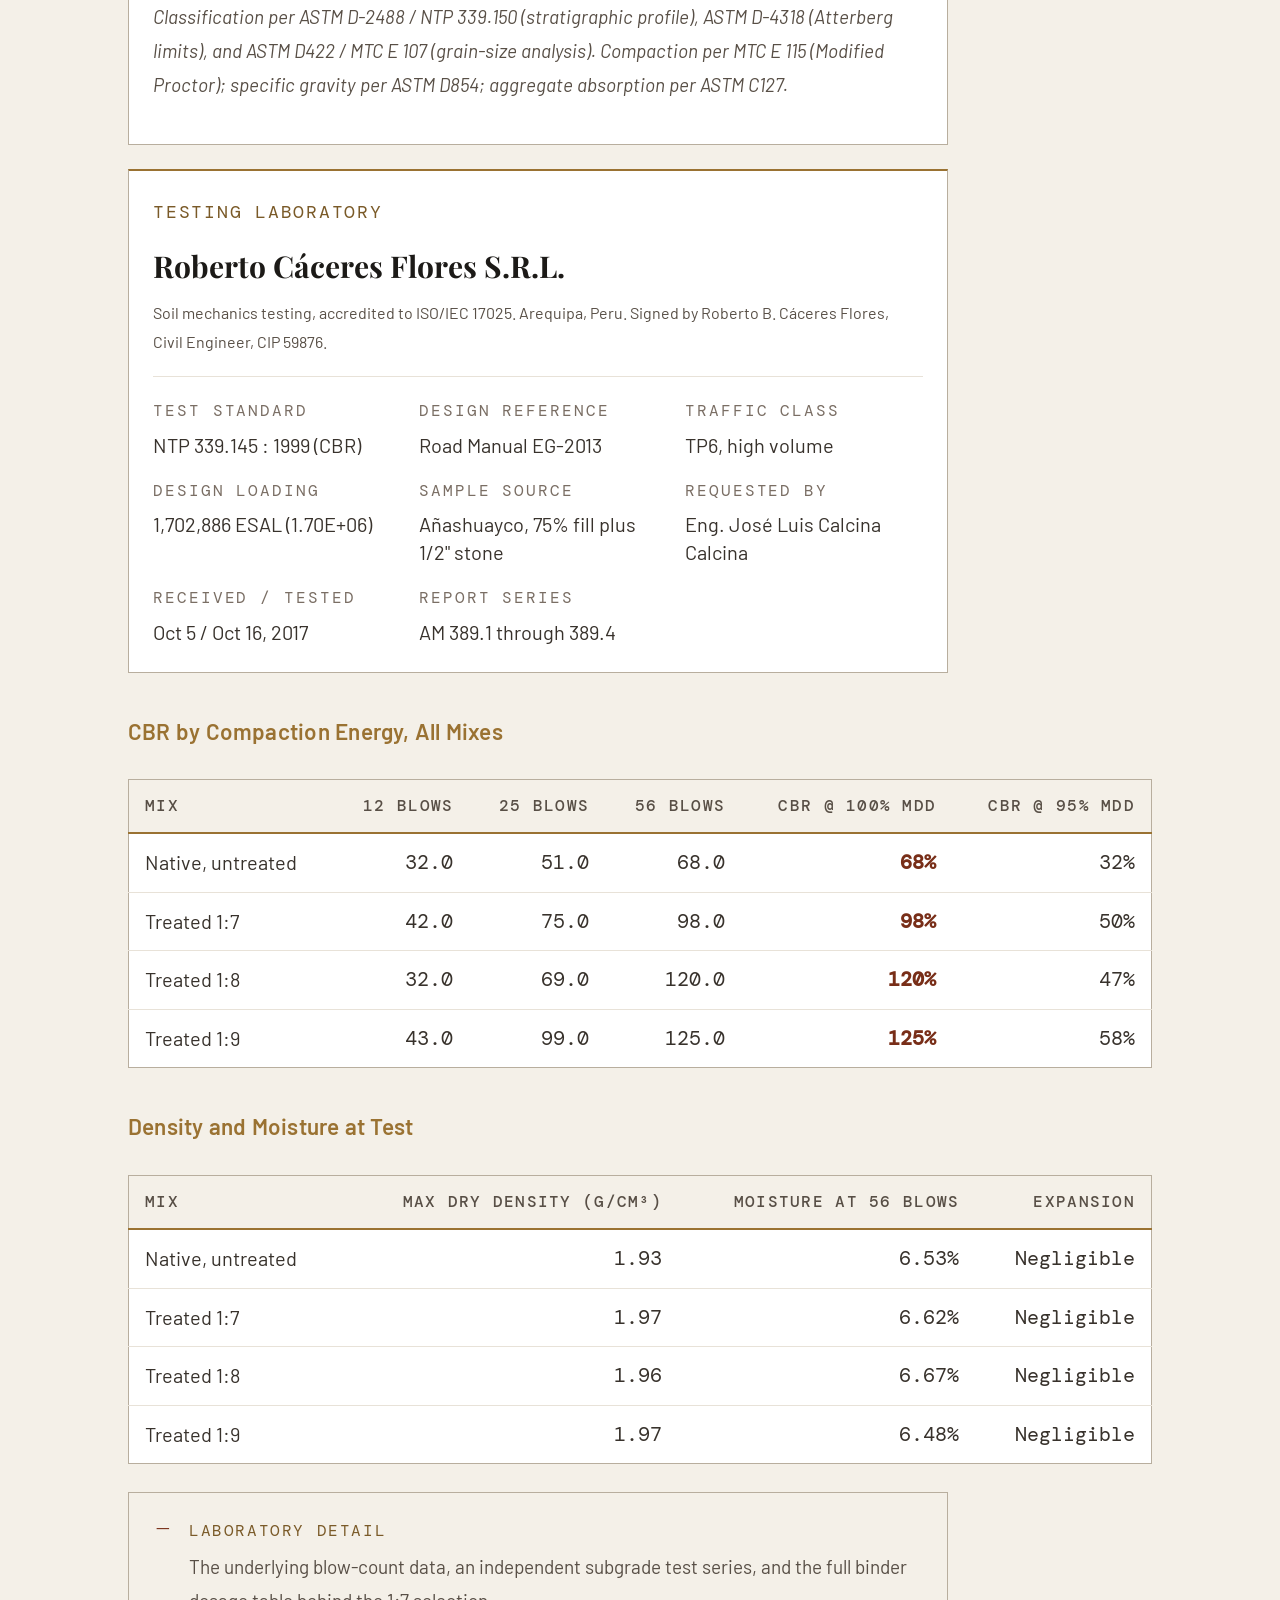
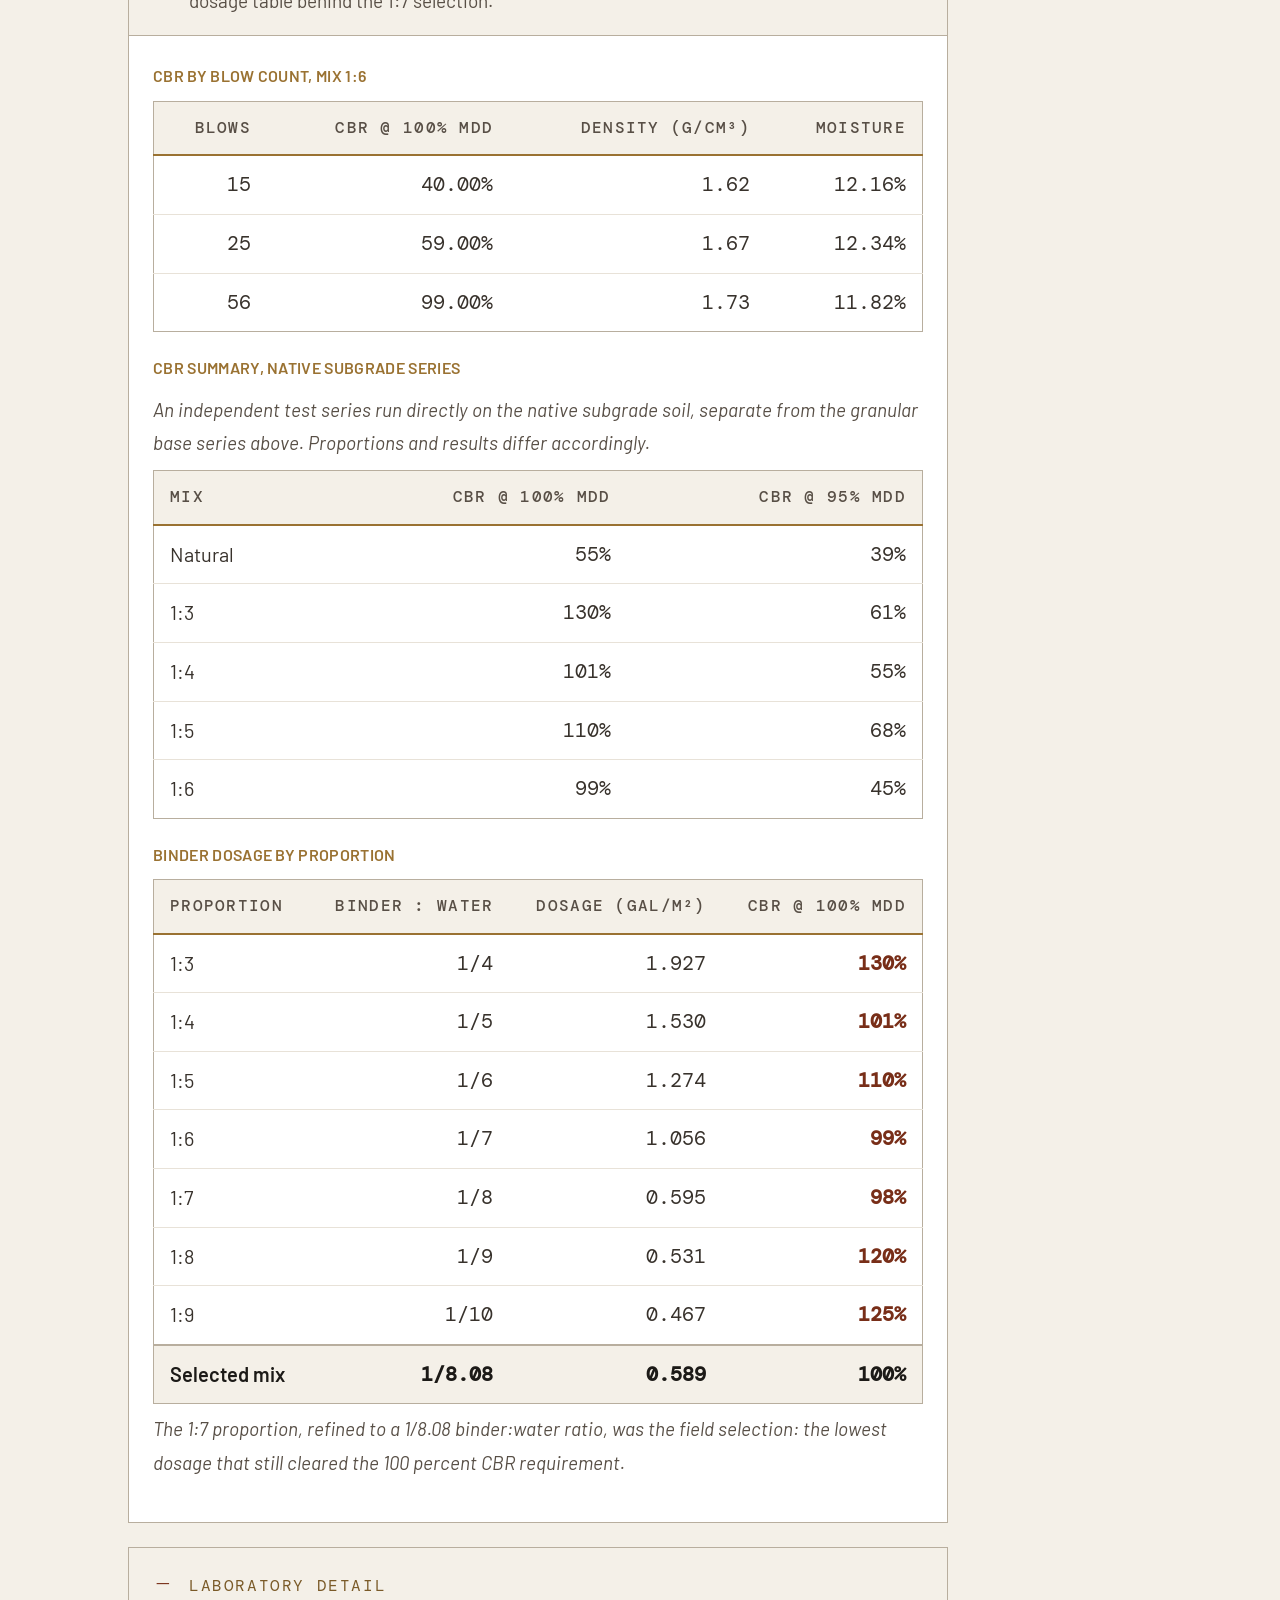
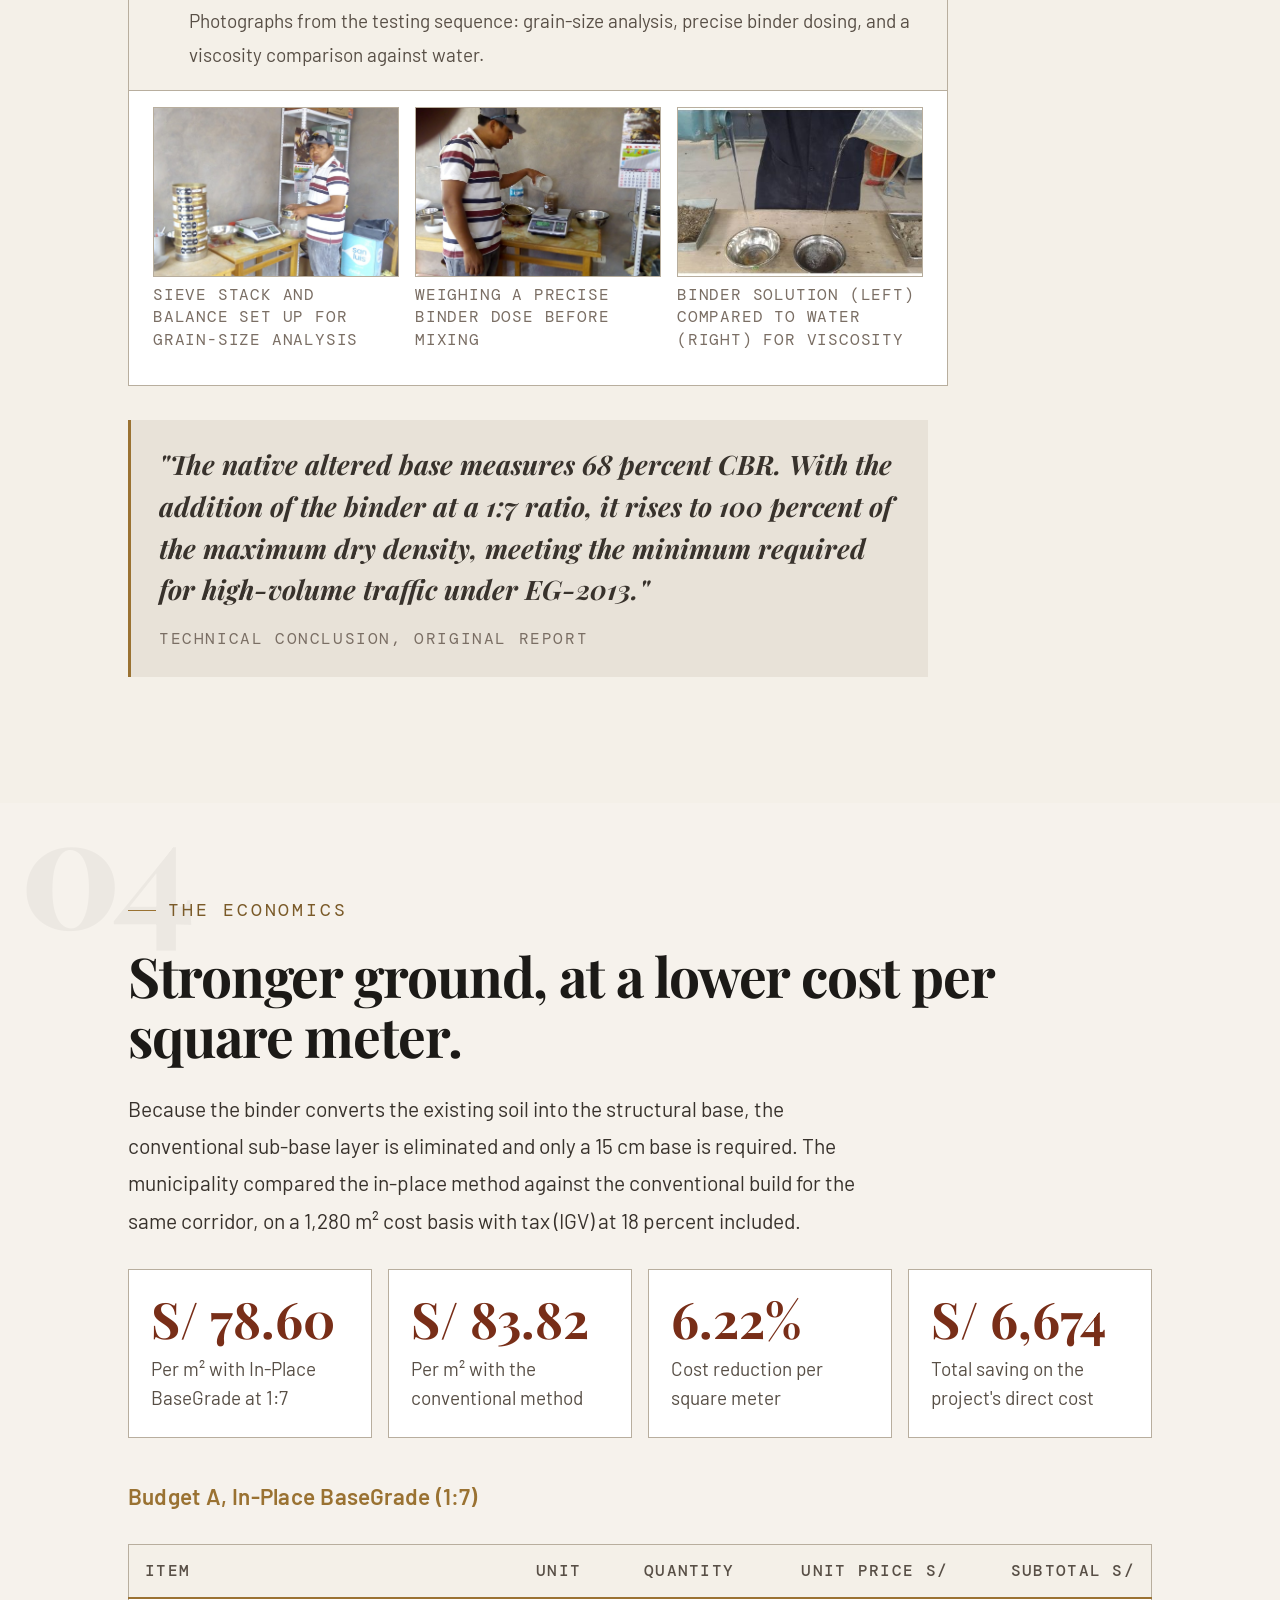
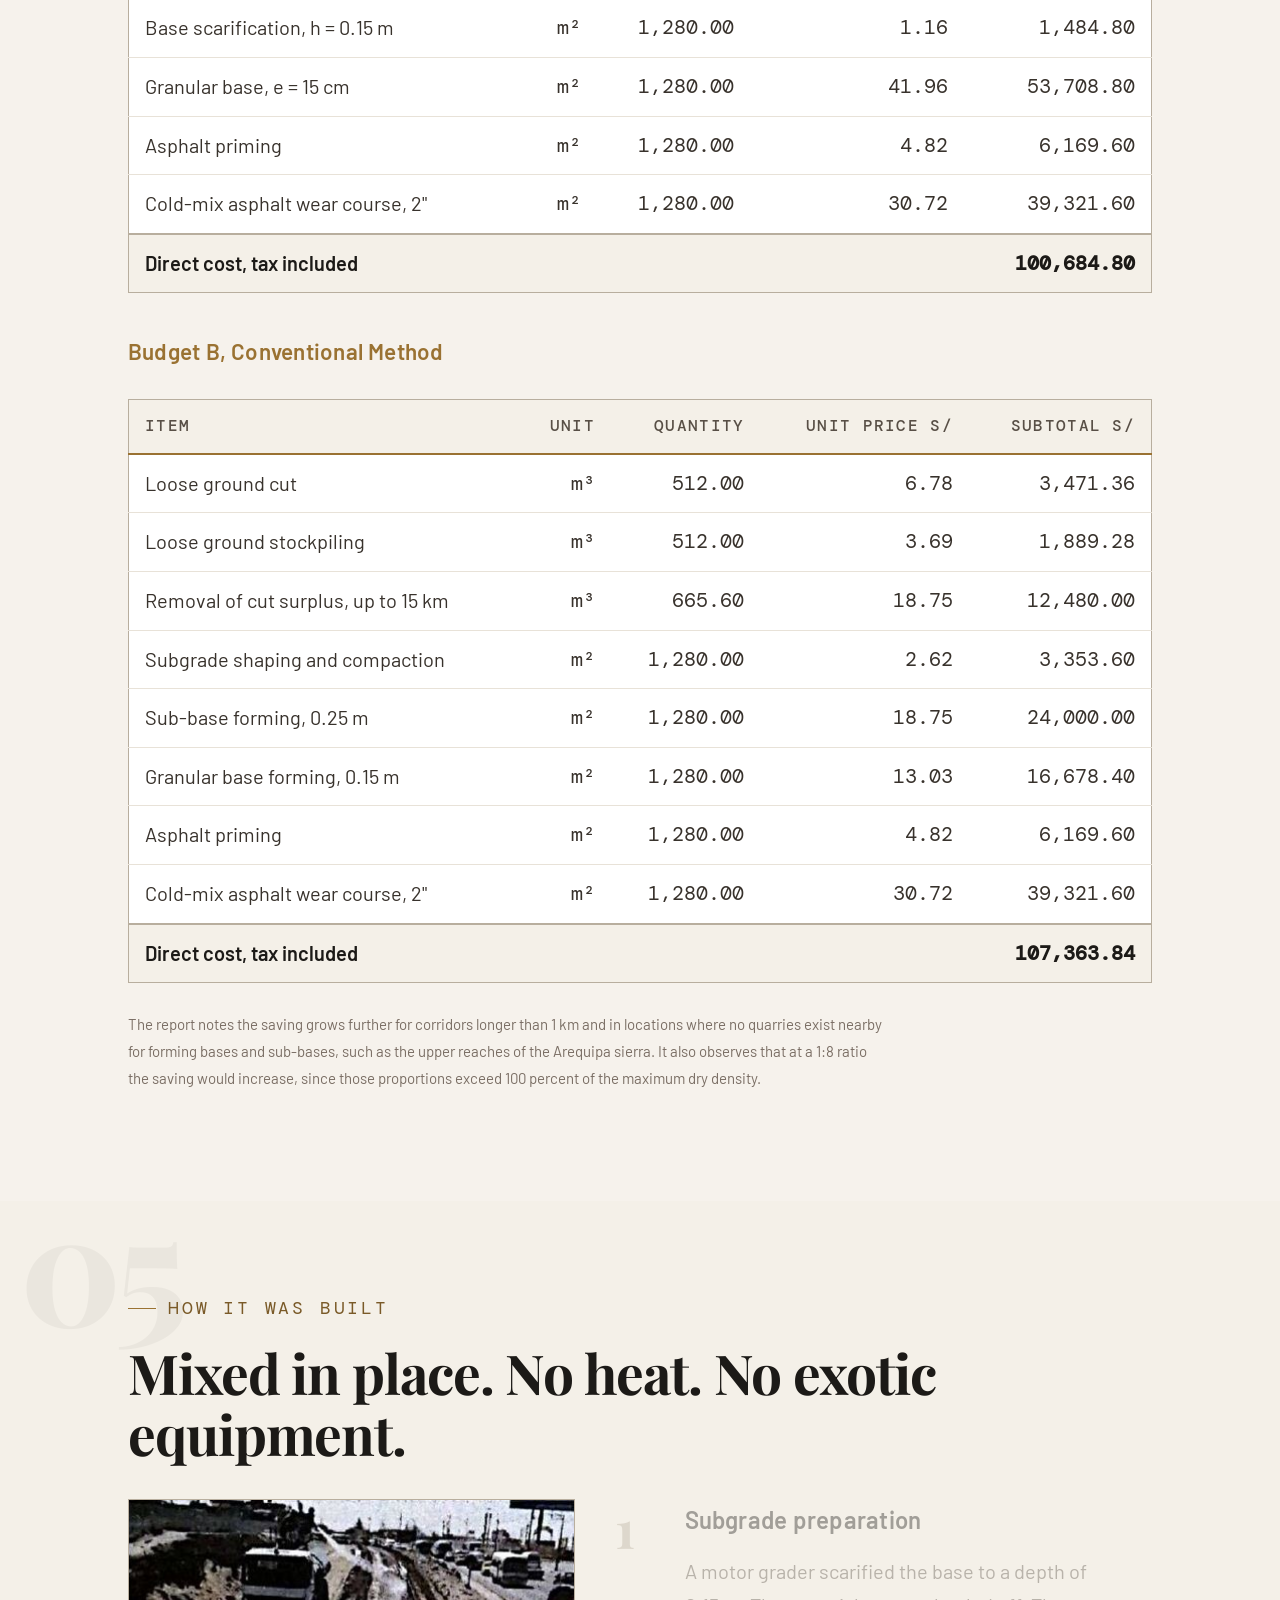
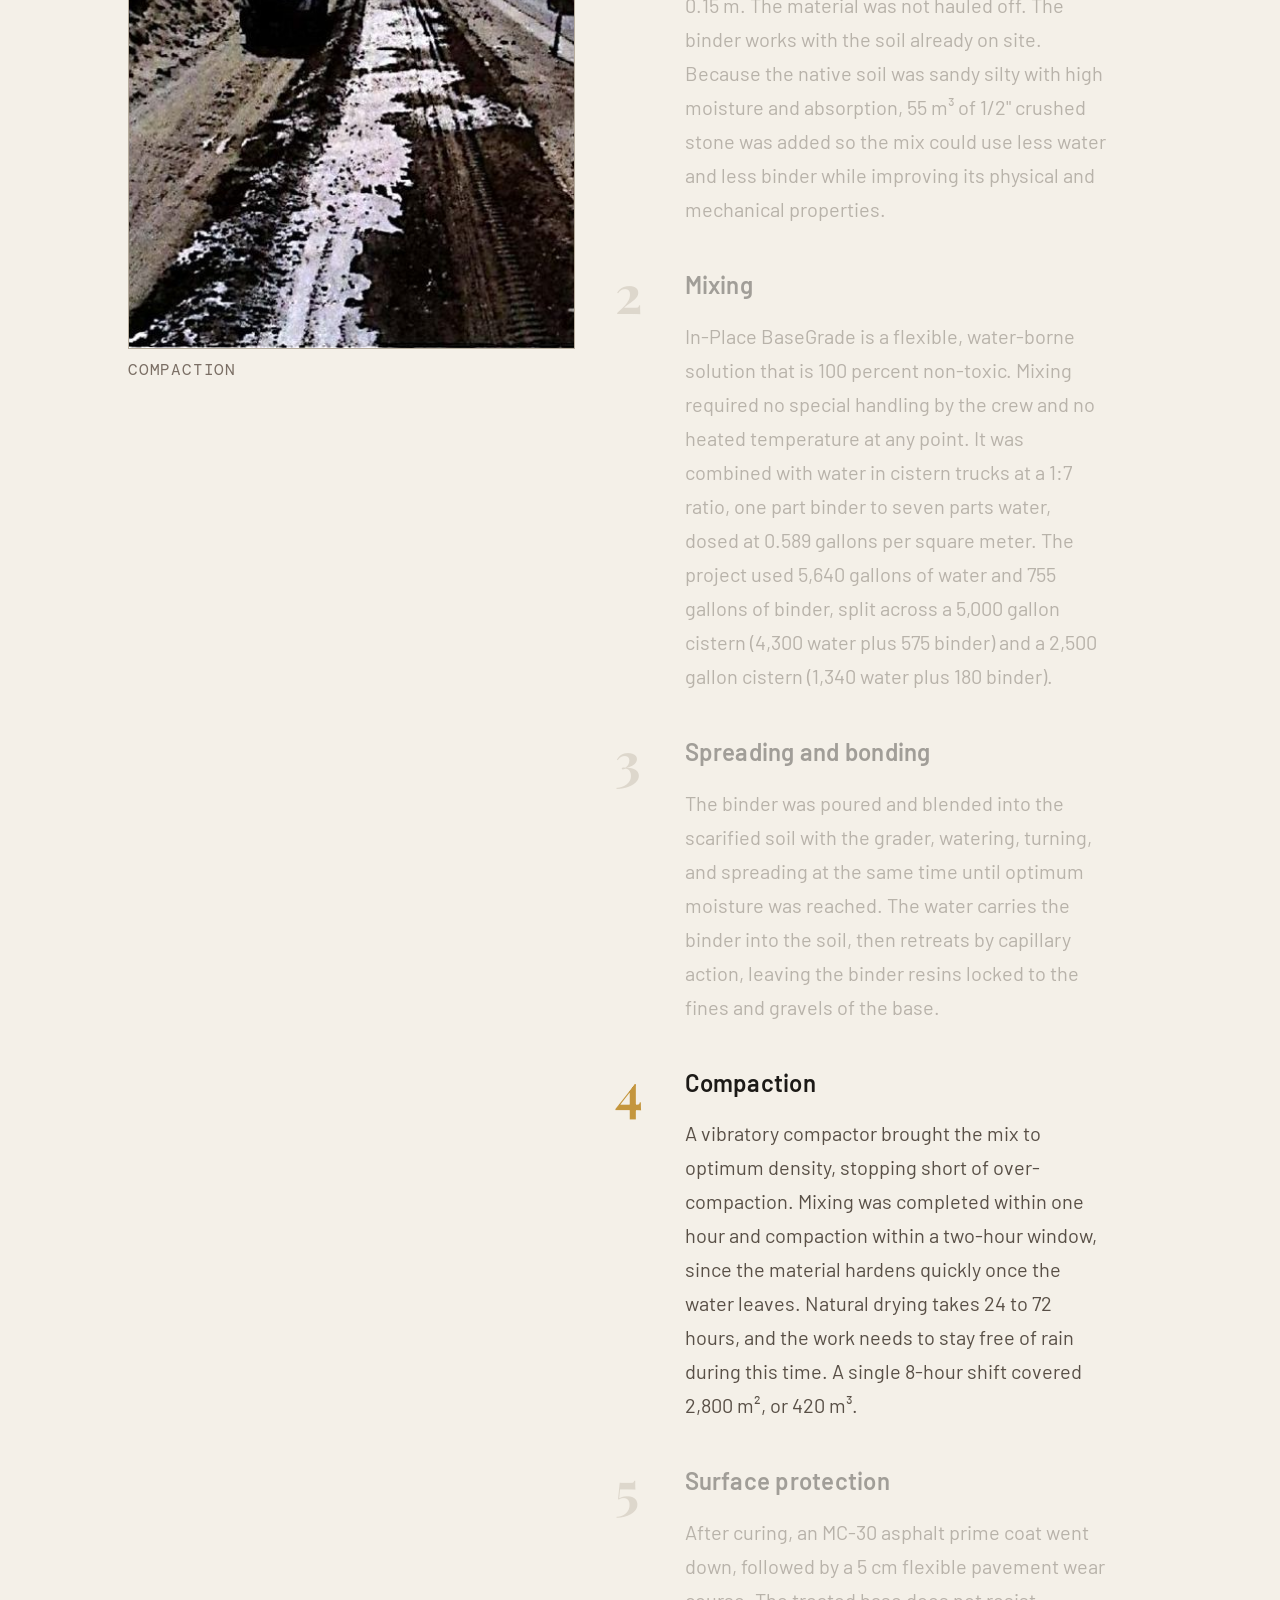
<file: peru/index.html>
<!DOCTYPE html><html lang="en"><head><meta charset="UTF-8">
<meta name="viewport" content="width=device-width, initial-scale=1.0">
<title>Cerro Colorado, Peru, In-Place BaseGrade</title>
<link rel="preconnect" href="https://fonts.googleapis.com">
<link rel="preconnect" href="https://fonts.gstatic.com" crossorigin>
<link href="https://fonts.googleapis.com/css2?family=Playfair+Display:ital,wght@0,700;0,800;1,700&family=Barlow:opsz,wght@6..14,300;6..14,400;6..14,500;6..14,600&family=Barlow+Condensed:wght@400;500;600;700&family=DM+Mono:wght@400;500&display=swap" rel="stylesheet">
<link rel="stylesheet" href="assets/css/styles.css?v=2">
</head><body>
<section class="summary-hero cover"><div class="cover-diagonal"></div><div class="cover-inner">
<div class="cover-wordmark">IN-PLACE BASEGRADE<span>Your Groundwork Strategist</span></div>
<div class="cover-eyebrow">Field Evidence / Evidencia de Campo</div>
<h1 class="cover-h1">Cerro Colorado, Peru</h1>
<p class="cover-sub">A municipal road in the Arequipa highlands, treated in place to a structural base and independently tested against the worldwide CBR standard. The native ground scored 68 percent CBR, below the threshold for heavy traffic. Treated with In-Place BaseGrade, it rose to between 98 and 125 percent, at 6.22 percent lower cost than a conventional build. Choose a tab below for the full report or a summary, in English or Spanish.</p>
</div></section>
<nav class="tabs-bar"><div class="tabs-inner">
<button class="type-btn active" data-type="full">Full Report</button>
<button class="type-btn" data-type="sum">Summary</button>
<button class="lang-switch" aria-label="Switch to Spanish"><span class="ls-ic">&#127760;</span><span class="ls-txt">Español</span></button>
</div></nav>
<main><div class="tab-panel active" id="enfull"><section class="section doc-head"><div class="container">
    <div class="eyebrow">Complete Field Study / Full Translation</div>
    <h2 class="doc-title">Cerro Colorado, Peru <span>Full Engineering Report</span></h2>
    <p style="max-width:760px;">The full 2018 municipal engineering report for the Añashuayco road, translated and rebuilt in full. Independent CBR testing, complete quantities and costs, construction record, field photography, and the signed laboratory certificates. Nothing removed.</p>
    <div class="doc-meta">
      <div class="doc-meta-cell"><div class="doc-meta-k">Location</div><div class="doc-meta-v">Arequipa, Peru</div></div>
      <div class="doc-meta-cell"><div class="doc-meta-k">Year</div><div class="doc-meta-v">2018</div></div>
      <div class="doc-meta-cell"><div class="doc-meta-k">Surfaced Area</div><div class="doc-meta-v">1,922 m&sup2;</div></div>
      <div class="doc-meta-cell"><div class="doc-meta-k">Owner</div><div class="doc-meta-v">Municipality of Cerro Colorado</div></div>
    </div></div></section><nav class="toc"><div class="toc-inner"><div class="toc-grid"><a class="toc-item" href="#ens1"><span class="toc-n">01</span><span class="toc-t">The Result That Matters</span></a><a class="toc-item" href="#ens2"><span class="toc-n">02</span><span class="toc-t">The Project</span></a><a class="toc-item" href="#ens3"><span class="toc-n">03</span><span class="toc-t">Independent CBR Testing</span></a><a class="toc-item" href="#ens4"><span class="toc-n">04</span><span class="toc-t">Cost Comparison</span></a><a class="toc-item" href="#ens5"><span class="toc-n">05</span><span class="toc-t">Construction Method</span></a><a class="toc-item" href="#ens6"><span class="toc-n">06</span><span class="toc-t">Quantities, Planned vs Built</span></a><a class="toc-item" href="#ens7"><span class="toc-n">07</span><span class="toc-t">Valued Resource Summary</span></a><a class="toc-item" href="#ens8"><span class="toc-n">08</span><span class="toc-t">Engineering Conclusion</span></a><a class="toc-item" href="#ens9"><span class="toc-n">09</span><span class="toc-t">Field Photography</span></a><a class="toc-item" href="#ens10"><span class="toc-n">10</span><span class="toc-t">Engineering Drawings</span></a><a class="toc-item" href="#ens11"><span class="toc-n">11</span><span class="toc-t">Laboratory Certificates</span></a><a class="toc-item" href="#ens12"><span class="toc-n">12</span><span class="toc-t">External Cost Validation</span></a><a class="toc-item" href="#ens13"><span class="toc-n">13</span><span class="toc-t">Prior Validation</span></a></div></div></nav><section class="section"><div class="container"><div class="preface"><div class="preface-label">A Note on This Document</div><p>This is a complete translation and redesign of the 2018 final engineering report for a road project in Cerro Colorado, Peru, prepared under direct administration by the Municipality of Cerro Colorado. Every section of the original is carried through, including the quantities, valuations, construction record, photographs, and the signed laboratory certificates reproduced in full at the end.</p><p>One correction runs throughout. The original report describes the material as a polymer. It is not. In-Place BaseGrade is a certified, 100 percent organic binder. In the original it also appears under earlier names, SSPMB and Sta'bl-Soil, before the brand was finalized. The product is referred to here by its current name and its true classification. All measurements, test values, and figures are reproduced exactly as recorded.</p></div></div></section><section class="section section-dark section-num-outer" id="ens1"><div class="section-ghost-num">01</div><div class="container">
    <div class="eyebrow">The Result That Matters</div><h2>The base outperformed the standard it had to meet.</h2><p class="lead">CBR is the worldwide measure of whether ground can carry heavy traffic over time. For this corridor's traffic class, Peru's national road manual sets a demanding minimum. The untreated native base scored well below it. Treated in place, the same material rose past the requirement and kept climbing with richer binder ratios.</p>
    <div class="tb"><div class="tb-label">CBR at 100% Maximum Dry Density / NTP 339.145</div><div class="tr"><div class="tr-name"><b>Native base, untreated</b>75% screened fill plus 1/2" stone</div><div class="tr-val-wrap"><div class="tr-val">68<small>%</small></div></div><div class="tr-bar-wrap"><div class="tr-bar b-base" data-w="52"></div></div></div><div class="tr"><div class="tr-name"><b>Treated, 1:7 ratio</b>The field mix used on this project</div><div class="tr-val-wrap"><div class="tr-val">98<small>%</small></div></div><div class="tr-bar-wrap"><div class="tr-bar b-mid" data-w="75"></div></div></div><div class="tr"><div class="tr-name"><b>Treated, 1:8 ratio</b>Higher binder proportion</div><div class="tr-val-wrap"><div class="tr-val">120<small>%</small></div></div><div class="tr-bar-wrap"><div class="tr-bar b-hi" data-w="92"></div></div></div><div class="tr"><div class="tr-name"><b>Treated, 1:9 ratio</b>Highest binder proportion tested</div><div class="tr-val-wrap"><div class="tr-val">125<small>%</small></div></div><div class="tr-bar-wrap"><div class="tr-bar b-hi" data-w="96"></div></div></div><div class="tb-threshold">EG-2013 minimum for TP6 high-volume traffic (1,702,886 ESAL): <b>100% CBR</b>. The native base reached 68 percent. Treatment lifted it past the line.</div></div>
    <p>The field crew selected the 1:7 ratio as the most economical mix that still met the structural target, dosed at 0.589 gallons per square meter. A field density test on the finished base reached <strong>102 percent</strong> of the compaction grade.</p></div></section><section class="section section-num-outer" id="ens2"><div class="section-ghost-num">02</div><div class="container">
    <div class="eyebrow">The Project</div><h2>One corridor, treated in place, finished in days.</h2><p>The Municipality of Cerro Colorado carried out maintenance on the carriageway running parallel to the Arequipa to Yura road, Stage II, at the entrance to the Añashuayco bridge, opposite APTASA. The work was executed under direct administration by the contractor LRB Corporación Minera S.A.C. The goal was to convert the existing soil into a load-bearing structure capable of carrying light and heavy vehicular traffic.</p>
    <div class="dc-grid"><div class="dc"><div class="dc-num">310<span style="font-size:.5em">m</span></div><div class="dc-label">Corridor length treated and surfaced</div></div><div class="dc"><div class="dc-num">15<span style="font-size:.5em">cm</span></div><div class="dc-label">Base depth, with no sub-base required</div></div><div class="dc"><div class="dc-num">6<span style="font-size:.5em">days</span></div><div class="dc-label">Total execution window on site</div></div><div class="dc"><div class="dc-num">102<span style="font-size:.5em">%</span></div><div class="dc-label">Field compaction grade achieved</div></div></div><h3>Project Record</h3>
    <div class="table-wrap"><table class="lt"><tbody><tr><th>Owner</th><td>Municipality of Cerro Colorado, Arequipa, Peru</td></tr><tr><th>Contractor</th><td>LRB Corporación Minera S.A.C.</td></tr><tr><th>Authorization</th><td>Management Resolution No. 004-2018-GOPI-MDCC</td></tr><tr><th>Financing source</th><td>Determined Resources</td></tr><tr><th>Execution</th><td>Direct administration</td></tr><tr><th>Dates</th><td>September 29 to October 10, 2018</td></tr><tr><th>Length, executed</th><td>310.00 m (300.14 m programmed)</td></tr><tr><th>Surfaced area, executed</th><td>1,922.00 m² (1,920.90 m² programmed)</td></tr><tr><th>Native soil classification</th><td>A-1-b, sandy silty</td></tr><tr><th>Inspector of works</th><td>Eng. Enrique Iturry</td></tr><tr><th>Deputy manager, maintenance and roads</th><td>Arch. Leonel Ronald Ancco Mamani</td></tr><tr><th>Approved budget</th><td>S/ 96,286.39</td></tr><tr><th>Executed cost</th><td>S/ 70,297.76</td></tr><tr><th>Budget balance</th><td>S/ 25,988.63</td></tr><tr><th>Physical completion</th><td><span style="color:var(--rust);font-weight:600">100%</span></td></tr></tbody></table></div>
    <h3>Where It Is</h3><div class="mapwrap reveal"><iframe class="mapframe" loading="lazy" title="Location of the Añashuayco corridor, Cerro Colorado, Arequipa, Peru" src="https://www.openstreetmap.org/export/embed.html?bbox=-71.6150%2C-16.3720%2C-71.5550%2C-16.3220&amp;layer=mapnik&amp;marker=-16.3470%2C-71.5850"></iframe><figcaption class="mapcap">The treated corridor runs parallel to the Arequipa&ndash;Yura road at the entrance to the Añashuayco bridge, opposite APTASA, near Rodríguez Ballón airport in Cerro Colorado, Arequipa. <a href="https://www.openstreetmap.org/?mlat=-16.3470&amp;mlon=-71.5850#map=15/-16.3470/-71.5850" target="_blank" rel="noopener">Open larger map &rarr;</a></figcaption></div>
    </div></section><section class="section section-alt section-num-outer" id="ens3"><div class="section-ghost-num">03</div><div class="container">
    <div class="eyebrow">Independent Verification</div><h2>The numbers came from an accredited laboratory.</h2><p>The road was evaluated both functionally and structurally through CBR testing across a range of binder proportions, from 1:3 through 1:9. Testing was performed by an independent soil mechanics laboratory accredited to ISO/IEC 17025, the international standard for testing competence. The signed certificates are reproduced in full in Section 11.</p>
    <details class="dd" open><summary><span class="dd-mark"></span><span class="dd-head"><span class="dd-title">Laboratory Detail</span><span class="dd-sub">Full USCS/AASHTO classification, gradation, and compaction data for both soil layers.</span></span></summary><div class="dd-body">
    <h4>Subgrade Soil (Native)</h4><div class="cred-grid"><div><div class="cred-k">USCS Classification</div><div class="cred-v">SM, Silty Sand</div></div><div><div class="cred-k">AASHTO Classification</div><div class="cred-v">A-1-b (0)</div></div><div><div class="cred-k">Gradation</div><div class="cred-v">0% blocks, 24.5% gravel, 58.9% sand, 16.6% fines</div></div><div><div class="cred-k">Plasticity</div><div class="cred-v">Non-plastic (IP &lt; IPA)</div></div><div><div class="cred-k">Max. Dry Density</div><div class="cred-v">1.63 g/cm³</div></div><div><div class="cred-k">Optimum Moisture</div><div class="cred-v">12.8%</div></div></div>
    <h4>Granular Base</h4><div class="cred-grid"><div><div class="cred-k">USCS Classification</div><div class="cred-v">GP-GM, Poorly Graded Silty Gravel</div></div><div><div class="cred-k">AASHTO Classification</div><div class="cred-v">A-1-a (0)</div></div><div><div class="cred-k">Gradation</div><div class="cred-v">0% blocks, 47.2% gravel, 41.2% sand, 11.6% fines</div></div><div><div class="cred-k">Uniformity / Curvature</div><div class="cred-v">Cu &gt; 10, Cc &lt; 1</div></div><div><div class="cred-k">Plasticity</div><div class="cred-v">Non-plastic</div></div><div><div class="cred-k">Max. Dry Density</div><div class="cred-v">2.10 g/cm³</div></div><div><div class="cred-k">Optimum Moisture</div><div class="cred-v">10.3%</div></div></div>
    <h4>Specific Gravity &amp; Compaction Verification</h4><div class="cred-grid"><div><div class="cred-k">Specific Gravity, Initial (ASTM D854)</div><div class="cred-v">2.62</div></div><div><div class="cred-k">Coarse / Fine Split</div><div class="cred-v">15% coarse (3/4in), 85% fine</div></div><div><div class="cred-k">Absorption, Initial (ASTM C127)</div><div class="cred-v">1.96%</div></div><div><div class="cred-k">Corrected Optimum Moisture</div><div class="cred-v">8.27%</div></div><div><div class="cred-k">Specific Gravity, Field Verification</div><div class="cred-v">2.58</div></div><div><div class="cred-k">Absorption, Field Verification</div><div class="cred-v">1.48%</div></div><div><div class="cred-k">Field Density Standard</div><div class="cred-v">NTP 339.143, Modified Proctor (MTC E 115)</div></div></div>
    <p class="dd-note">Classification per ASTM D-2488 / NTP 339.150 (stratigraphic profile), ASTM D-4318 (Atterberg limits), and ASTM D422 / MTC E 107 (grain-size analysis). Compaction per MTC E 115 (Modified Proctor); specific gravity per ASTM D854; aggregate absorption per ASTM C127.</p></div></details>
    <div class="cred"><div class="cred-org">Testing Laboratory</div><div class="cred-name">Roberto Cáceres Flores S.R.L.</div>
    <p style="font-size:16px;color:var(--ink-mid);margin-bottom:0;">Soil mechanics testing, accredited to ISO/IEC 17025. Arequipa, Peru. Signed by Roberto B. Cáceres Flores, Civil Engineer, CIP 59876.</p><div class="cred-grid"><div><div class="cred-k">Test Standard</div><div class="cred-v">NTP 339.145 : 1999 (CBR)</div></div><div><div class="cred-k">Design Reference</div><div class="cred-v">Road Manual EG-2013</div></div><div><div class="cred-k">Traffic Class</div><div class="cred-v">TP6, high volume</div></div><div><div class="cred-k">Design Loading</div><div class="cred-v">1,702,886 ESAL (1.70E+06)</div></div><div><div class="cred-k">Sample Source</div><div class="cred-v">Añashuayco, 75% fill plus 1/2" stone</div></div><div><div class="cred-k">Requested by</div><div class="cred-v">Eng. José Luis Calcina Calcina</div></div><div><div class="cred-k">Received / Tested</div><div class="cred-v">Oct 5 / Oct 16, 2017</div></div><div><div class="cred-k">Report Series</div><div class="cred-v">AM 389.1 through 389.4</div></div></div></div>
    <h3>CBR by Compaction Energy, All Mixes</h3><div class="table-wrap"><table class="lt"><thead><tr><th>Mix</th><th class="num">12 blows</th><th class="num">25 blows</th><th class="num">56 blows</th><th class="num">CBR @ 100% MDD</th><th class="num">CBR @ 95% MDD</th></tr></thead><tbody><tr><td>Native, untreated</td><td class="num">32.0</td><td class="num">51.0</td><td class="num">68.0</td><td class="num hi">68%</td><td class="num">32%</td></tr><tr><td>Treated 1:7</td><td class="num">42.0</td><td class="num">75.0</td><td class="num">98.0</td><td class="num hi">98%</td><td class="num">50%</td></tr><tr><td>Treated 1:8</td><td class="num">32.0</td><td class="num">69.0</td><td class="num">120.0</td><td class="num hi">120%</td><td class="num">47%</td></tr><tr><td>Treated 1:9</td><td class="num">43.0</td><td class="num">99.0</td><td class="num">125.0</td><td class="num hi">125%</td><td class="num">58%</td></tr></tbody></table></div>
    <h3>Density and Moisture at Test</h3><div class="table-wrap"><table class="lt"><thead><tr><th>Mix</th><th class="num">Max dry density (g/cm³)</th><th class="num">Moisture at 56 blows</th><th class="num">Expansion</th></tr></thead><tbody><tr><td>Native, untreated</td><td class="num">1.93</td><td class="num">6.53%</td><td class="num">Negligible</td></tr><tr><td>Treated 1:7</td><td class="num">1.97</td><td class="num">6.62%</td><td class="num">Negligible</td></tr><tr><td>Treated 1:8</td><td class="num">1.96</td><td class="num">6.67%</td><td class="num">Negligible</td></tr><tr><td>Treated 1:9</td><td class="num">1.97</td><td class="num">6.48%</td><td class="num">Negligible</td></tr></tbody></table></div>
    <details class="dd" open><summary><span class="dd-mark"></span><span class="dd-head"><span class="dd-title">Laboratory Detail</span><span class="dd-sub">The underlying blow-count data, an independent subgrade test series, and the full binder dosage table behind the 1:7 selection.</span></span></summary><div class="dd-body">
    <h4>CBR by Blow Count, Mix 1:6</h4><div class="table-wrap"><table class="lt"><thead><tr><th class="num">Blows</th><th class="num">CBR @ 100% MDD</th><th class="num">Density (g/cm³)</th><th class="num">Moisture</th></tr></thead><tbody><tr><td class="num">15</td><td class="num">40.00%</td><td class="num">1.62</td><td class="num">12.16%</td></tr><tr><td class="num">25</td><td class="num">59.00%</td><td class="num">1.67</td><td class="num">12.34%</td></tr><tr><td class="num">56</td><td class="num">99.00%</td><td class="num">1.73</td><td class="num">11.82%</td></tr></tbody></table></div>
    <h4>CBR Summary, Native Subgrade Series</h4><p class="dd-note" style="margin-bottom:10px;">An independent test series run directly on the native subgrade soil, separate from the granular base series above. Proportions and results differ accordingly.</p><div class="table-wrap"><table class="lt"><thead><tr><th>Mix</th><th class="num">CBR @ 100% MDD</th><th class="num">CBR @ 95% MDD</th></tr></thead><tbody><tr><td>Natural</td><td class="num">55%</td><td class="num">39%</td></tr><tr><td>1:3</td><td class="num">130%</td><td class="num">61%</td></tr><tr><td>1:4</td><td class="num">101%</td><td class="num">55%</td></tr><tr><td>1:5</td><td class="num">110%</td><td class="num">68%</td></tr><tr><td>1:6</td><td class="num">99%</td><td class="num">45%</td></tr></tbody></table></div>
    <h4>Binder Dosage by Proportion</h4><div class="table-wrap"><table class="lt"><thead><tr><th>Proportion</th><th class="num">Binder : Water</th><th class="num">Dosage (gal/m²)</th><th class="num">CBR @ 100% MDD</th></tr></thead><tbody><tr><td>1:3</td><td class="num">1/4</td><td class="num">1.927</td><td class="num hi">130%</td></tr><tr><td>1:4</td><td class="num">1/5</td><td class="num">1.530</td><td class="num hi">101%</td></tr><tr><td>1:5</td><td class="num">1/6</td><td class="num">1.274</td><td class="num hi">110%</td></tr><tr><td>1:6</td><td class="num">1/7</td><td class="num">1.056</td><td class="num hi">99%</td></tr><tr><td>1:7</td><td class="num">1/8</td><td class="num">0.595</td><td class="num hi">98%</td></tr><tr><td>1:8</td><td class="num">1/9</td><td class="num">0.531</td><td class="num hi">120%</td></tr><tr><td>1:9</td><td class="num">1/10</td><td class="num">0.467</td><td class="num hi">125%</td></tr><tr class="total"><td>Selected mix</td><td class="num">1/8.08</td><td class="num">0.589</td><td class="num hi">100%</td></tr></tbody></table></div>
    <p class="dd-note">The 1:7 proportion, refined to a 1/8.08 binder:water ratio, was the field selection: the lowest dosage that still cleared the 100 percent CBR requirement.</p></div></details>
    <details class="dd" open><summary><span class="dd-mark"></span><span class="dd-head"><span class="dd-title">Laboratory Detail</span><span class="dd-sub">Photographs from the testing sequence: grain-size analysis, precise binder dosing, and a viscosity comparison against water.</span></span></summary><div class="dd-body">
    <div class="dd-gal">
    <figure><img class="lz " src="assets/img/lab_sieve_stack.jpg" loading="lazy" alt=""><figcaption>Sieve stack and balance set up for grain-size analysis</figcaption></figure>
    <figure><img class="lz " src="assets/img/lab_dosing_scale.jpg" loading="lazy" alt=""><figcaption>Weighing a precise binder dose before mixing</figcaption></figure>
    <figure><img class="lz " src="assets/img/lab_viscosity.jpg" loading="lazy" alt=""><figcaption>Binder solution (left) compared to water (right) for viscosity</figcaption></figure>
    </div></div></details>
    <div class="pq"><p>"The native altered base measures 68 percent CBR. With the addition of the binder at a 1:7 ratio, it rises to 100 percent of the maximum dry density, meeting the minimum required for high-volume traffic under EG-2013."</p><cite>Technical conclusion, original report</cite></div></div></section><section class="section section-num-outer" id="ens4"><div class="section-ghost-num">04</div><div class="container">
    <div class="eyebrow">The Economics</div><h2>Stronger ground, at a lower cost per square meter.</h2><p>Because the binder converts the existing soil into the structural base, the conventional sub-base layer is eliminated and only a 15 cm base is required. The municipality compared the in-place method against the conventional build for the same corridor, on a 1,280 m² cost basis with tax (IGV) at 18 percent included.</p><div class="dc-grid"><div class="dc"><div class="dc-num">S/ 78.66</div><div class="dc-label">Per m² with In-Place BaseGrade at 1:7</div></div><div class="dc"><div class="dc-num">S/ 83.88</div><div class="dc-label">Per m² with the conventional method</div></div><div class="dc"><div class="dc-num">6.22%</div><div class="dc-label">Cost reduction per square meter</div></div><div class="dc"><div class="dc-num">S/ 6,679</div><div class="dc-label">Total saving on the project's direct cost</div></div></div>
    <h3>Budget A, In-Place BaseGrade (1:7)</h3><div class="table-wrap"><table class="lt"><thead><tr><th>Item</th><th class="num">Unit</th><th class="num">Quantity</th><th class="num">Unit price S/</th><th class="num">Subtotal S/</th></tr></thead><tbody><tr><td>Base scarification, h = 0.15 m</td><td class="num">m²</td><td class="num">1,280.00</td><td class="num">1.16</td><td class="num">1,484.80</td></tr><tr><td>Granular base, e = 15 cm</td><td class="num">m²</td><td class="num">1,280.00</td><td class="num">41.96</td><td class="num">53,708.80</td></tr><tr><td>Asphalt priming</td><td class="num">m²</td><td class="num">1,280.00</td><td class="num">4.82</td><td class="num">6,169.60</td></tr><tr><td>Cold-mix asphalt wear course, 2"</td><td class="num">m²</td><td class="num">1,280.00</td><td class="num">30.72</td><td class="num">39,321.60</td></tr><tr class="total"><td>Direct cost, tax included</td><td></td><td></td><td></td><td class="num">100,684.80</td></tr></tbody></table></div>
    <h3>Budget B, Conventional Method</h3><div class="table-wrap"><table class="lt"><thead><tr><th>Item</th><th class="num">Unit</th><th class="num">Quantity</th><th class="num">Unit price S/</th><th class="num">Subtotal S/</th></tr></thead><tbody><tr><td>Loose ground cut</td><td class="num">m³</td><td class="num">512.00</td><td class="num">6.78</td><td class="num">3,471.36</td></tr><tr><td>Loose ground stockpiling</td><td class="num">m³</td><td class="num">512.00</td><td class="num">3.69</td><td class="num">1,889.28</td></tr><tr><td>Removal of cut surplus, up to 15 km</td><td class="num">m³</td><td class="num">665.60</td><td class="num">18.75</td><td class="num">12,480.00</td></tr><tr><td>Subgrade shaping and compaction</td><td class="num">m²</td><td class="num">1,280.00</td><td class="num">2.62</td><td class="num">3,353.60</td></tr><tr><td>Sub-base forming, 0.25 m</td><td class="num">m²</td><td class="num">1,280.00</td><td class="num">18.75</td><td class="num">24,000.00</td></tr><tr><td>Granular base forming, 0.15 m</td><td class="num">m²</td><td class="num">1,280.00</td><td class="num">13.03</td><td class="num">16,678.40</td></tr><tr><td>Asphalt priming</td><td class="num">m²</td><td class="num">1,280.00</td><td class="num">4.82</td><td class="num">6,169.60</td></tr><tr><td>Cold-mix asphalt wear course, 2"</td><td class="num">m²</td><td class="num">1,280.00</td><td class="num">30.72</td><td class="num">39,321.60</td></tr><tr class="total"><td>Direct cost, tax included</td><td></td><td></td><td></td><td class="num">107,363.84</td></tr></tbody></table></div>
    <p style="font-size:15px;color:var(--ink-light);">The report notes the saving grows further for corridors longer than 1 km and in locations where no quarries exist nearby for forming bases and sub-bases, such as the upper reaches of the Arequipa sierra. It also observes that at a 1:8 ratio the saving would increase, since those proportions exceed 100 percent of the maximum dry density.</p></div></section><section class="section section-alt section-num-outer" id="ens5"><div class="section-ghost-num">05</div><div class="container">
    <div class="eyebrow">How It Was Built</div><h2>Mixed in place. No heat. No exotic equipment.</h2><div class="ps"><div class="ps-num">1</div><div class="ps-body"><h3>Subgrade preparation</h3><p>A motor grader scarified the base to a depth of 0.15 m. The material was not hauled off. The binder works with the soil already on site. Because the native soil was sandy silty with high moisture and absorption, 55 m³ of 1/2" crushed stone was added so the mix could use less water and less binder while improving its physical and mechanical properties.</p></div></div><div class="ps"><div class="ps-num">2</div><div class="ps-body"><h3>Mixing</h3><p>In-Place BaseGrade is a flexible, water-borne solution that is 100 percent non-toxic. Mixing required no special handling by the crew and no heated temperature at any point. It was combined with water in cistern trucks at a 1:7 ratio, one part binder to seven parts water, dosed at 0.589 gallons per square meter. The project used 5,640 gallons of water and 755 gallons of binder, split across a 5,000 gallon cistern (4,300 water plus 575 binder) and a 2,500 gallon cistern (1,340 water plus 180 binder).</p></div></div><div class="ps"><div class="ps-num">3</div><div class="ps-body"><h3>Spreading and bonding</h3><p>The binder was poured and blended into the scarified soil with the grader, watering, turning, and spreading at the same time until optimum moisture was reached. The water carries the binder into the soil, then retreats by capillary action, leaving the binder resins locked to the fines and gravels of the base.</p></div></div><div class="ps"><div class="ps-num">4</div><div class="ps-body"><h3>Compaction</h3><p>A vibratory compactor brought the mix to optimum density, stopping short of over-compaction. Mixing was completed within one hour and compaction within a two-hour window, since the material hardens quickly once the water leaves. Natural drying takes 24 to 72 hours, and the work needs to stay free of rain during this time. A single 8-hour shift covered 2,800 m², or 420 m³.</p></div></div><div class="ps"><div class="ps-num">5</div><div class="ps-body"><h3>Surface protection</h3><p>After curing, an MC-30 asphalt prime coat went down, followed by a 5 cm flexible pavement wear course. The treated base does not resist abrasion on its own, so it stays protected by the surface above it. Full strength is reached at 28 days. With this protection, the expected service life is approximately 10 to 15 years.</p></div></div>
    <h3>Plant and Equipment</h3><div class="eqp-grid"><div class="eqp"><b>Material dispenser truck</b>Distributes the binder along the corridor</div><div class="eqp"><b>Water cistern truck</b>5,000-gallon tank for the working mix</div><div class="eqp"><b>Tamping-foot compactor, 84&Prime;</b>Sheepsfoot roller for the base</div><div class="eqp"><b>Smooth-drum compactor, 84&Prime;</b>Final density and finish</div><div class="eqp"><b>Motor grader, 125 HP</b>Scarifying, mixing and spreading</div><div class="eqp"><b>Front loader, 90 HP</b>Material handling on site</div></div>
    <div class="green-note"><div class="green-label">Non-toxic &amp; 100% organic</div><p>In-Place BaseGrade is a certified, 100 percent organic and non-toxic binder. It contains no petroleum-based additives, produces no volatile organic compound (VOC) emissions, and generates no heat during application. The soil is treated cold and in place, with a water-borne solution.</p></div>
    <div class="gallery gal"><figure><img class="lz " src="assets/img/pg10_1.jpg" loading="lazy" alt=""><figcaption>In-place mixing with the motor grader</figcaption></figure><figure><img class="lz " src="assets/img/pg11_1.jpg" loading="lazy" alt=""><figcaption>Binder and water blended in cistern trucks</figcaption></figure><figure><img class="lz " src="assets/img/pg12_1.jpg" loading="lazy" alt=""><figcaption>Vibratory compaction of the treated base</figcaption></figure></div></div></section><section class="section section-num-outer" id="ens6"><div class="section-ghost-num">06</div><div class="container">
    <div class="eyebrow">Quantities</div><h2>Planned against built.</h2><p>The full bill of quantities, as programmed and as executed. The work was completed at 100 percent of the programmed scope, with the executed length and surfaced area slightly above plan.</p>
    <div class="table-wrap"><table class="lt"><thead><tr><th>Item</th><th>Description</th><th class="num">Unit</th><th class="num">Programmed</th><th class="num">Executed</th></tr></thead><tbody><tr class="group"><td>01</td><td colspan="4">Provisional works and preliminaries</td></tr><tr><td>01.01.01</td><td>Equipment mobilization and demobilization</td><td class="num">GLB</td><td class="num">1.00</td><td class="num">1.00</td></tr><tr><td>01.02.01</td><td>Collective protection equipment</td><td class="num">GLB</td><td class="num">1.00</td><td class="num">1.00</td></tr><tr><td>01.02.02</td><td>Manual ground clearing</td><td class="num">GLB</td><td class="num">1.00</td><td class="num">1.00</td></tr><tr><td>01.03.01</td><td>Manual ground clearing</td><td class="num">m²</td><td class="num">1,920.90</td><td class="num">1,922.00</td></tr><tr class="group"><td>02</td><td colspan="4">Flexible pavement, C-7 asphalt wear course</td></tr><tr><td>02.01</td><td>Cleaning of granular base surface</td><td class="num">m²</td><td class="num">1,920.90</td><td class="num">1,922.00</td></tr><tr><td>02.02</td><td>Asphalt priming</td><td class="num">m²</td><td class="num">1,920.90</td><td class="num">1,922.00</td></tr><tr><td>02.03</td><td>Sanding, sweeping and surplus removal</td><td class="num">m²</td><td class="num">1,920.90</td><td class="num">1,922.00</td></tr><tr><td>02.04</td><td>Cold-mix asphalt wear course, 2"</td><td class="num">m²</td><td class="num">1,920.90</td><td class="num">1,922.00</td></tr><tr class="group"><td>03</td><td colspan="4">Painting</td></tr><tr><td>03.01</td><td>Road marking</td><td class="num">m</td><td class="num">300.14</td><td class="num">310.00</td></tr><tr><td>03.02</td><td>Horizontal signage</td><td class="num">m²</td><td class="num">50.00</td><td class="num">50.00</td></tr><tr class="group"><td>04</td><td colspan="4">Miscellaneous</td></tr><tr><td>04.01</td><td>Final cleaning</td><td class="num">m²</td><td class="num">1,920.90</td><td class="num">1,922.00</td></tr><tr><td>04.02</td><td>Traffic control</td><td class="num">GLB</td><td class="num">1.00</td><td class="num">1.00</td></tr></tbody></table></div>
    <h3>Final Valuation of Works</h3><div class="table-wrap"><table class="lt"><thead><tr><th>Item</th><th>Description</th><th class="num">Unit</th><th class="num">Quantity</th><th class="num">Unit price S/</th><th class="num">Amount S/</th></tr></thead><tbody><tr><td>01.01.01</td><td>Mobilization and demobilization</td><td class="num">GLB</td><td class="num">1.00</td><td class="num">1,258.21</td><td class="num">1,258.21</td></tr><tr><td>01.02.01</td><td>Collective protection equipment</td><td class="num">GLB</td><td class="num">1.00</td><td class="num">130.52</td><td class="num">130.52</td></tr><tr><td>01.02.02</td><td>Manual ground clearing</td><td class="num">GLB</td><td class="num">1.00</td><td class="num">1,340.00</td><td class="num">1,340.00</td></tr><tr><td>01.03.01</td><td>Manual ground clearing</td><td class="num">m²</td><td class="num">1,920.90</td><td class="num">0.92</td><td class="num">1,767.23</td></tr><tr><td>02.01</td><td>Cleaning of granular base surface</td><td class="num">m²</td><td class="num">1,920.90</td><td class="num">1.28</td><td class="num">2,458.75</td></tr><tr><td>02.02</td><td>Asphalt priming</td><td class="num">m²</td><td class="num">1,920.90</td><td class="num">7.12</td><td class="num">13,676.81</td></tr><tr><td>02.03</td><td>Sanding, sweeping and surplus removal</td><td class="num">m²</td><td class="num">1,920.90</td><td class="num">1.32</td><td class="num">2,535.59</td></tr><tr><td>02.04</td><td>Cold-mix asphalt wear course, 2"</td><td class="num">m²</td><td class="num">1,920.90</td><td class="num">31.42</td><td class="num">60,354.68</td></tr><tr><td>03.01</td><td>Road marking</td><td class="num">m</td><td class="num">300.14</td><td class="num">4.21</td><td class="num">1,263.59</td></tr><tr><td>03.02</td><td>Horizontal signage</td><td class="num">m²</td><td class="num">50.00</td><td class="num">17.53</td><td class="num">876.50</td></tr><tr><td>04.01</td><td>Final cleaning</td><td class="num">m²</td><td class="num">1,920.90</td><td class="num">0.72</td><td class="num">1,383.05</td></tr><tr><td>04.02</td><td>Traffic control</td><td class="num">GLB</td><td class="num">1.00</td><td class="num">488.14</td><td class="num">488.14</td></tr><tr class="total"><td colspan="5">Direct cost</td><td class="num">87,533.08</td></tr><tr class="total"><td colspan="5">General expenses (10%)</td><td class="num">8,753.31</td></tr><tr class="total"><td colspan="5">Total budget</td><td class="num">96,286.39</td></tr><tr class="total"><td colspan="5">Percentage complete</td><td class="num">100.00%</td></tr></tbody></table></div></div></section><section class="section section-alt section-num-outer" id="ens7"><div class="section-ghost-num">07</div><div class="container">
    <div class="eyebrow">Resources</div><h2>Valued summary of labor, materials, and equipment.</h2><p>What the project actually consumed, set against what was budgeted. The difference between the two is the budget balance returned to the municipality.</p>
    <h3>Materials Used</h3><div class="table-wrap"><table class="lt"><thead><tr><th>Description</th><th class="num">Unit</th><th class="num">Quantity</th><th class="num">Unit price S/</th><th class="num">Amount S/</th></tr></thead><tbody><tr><td>MC-30 asphalt</td><td class="num">gal</td><td class="num">672.00</td><td class="num">11.80</td><td class="num">7,929.60</td></tr><tr><td>RC-250 liquid asphalt</td><td class="num">gal</td><td class="num">3,098.00</td><td class="num">10.50</td><td class="num">32,529.00</td></tr><tr><td>Fine sand</td><td class="num">m³</td><td class="num">11.00</td><td class="num">65.00</td><td class="num">715.00</td></tr><tr><td>Coarse sand</td><td class="num">m³</td><td class="num">96.00</td><td class="num">45.00</td><td class="num">4,320.00</td></tr><tr><td>Screened stone, 2"</td><td class="num">m³</td><td class="num">59.00</td><td class="num">79.00</td><td class="num">4,661.00</td></tr><tr><td>Signage tape, per 200 m</td><td class="num">und</td><td class="num">2.00</td><td class="num">48.00</td><td class="num">96.00</td></tr><tr><td>Traffic paint</td><td class="num">gal</td><td class="num">12.00</td><td class="num">72.00</td><td class="num">864.00</td></tr><tr><td>Paint solvent</td><td class="num">gal</td><td class="num">4.50</td><td class="num">33.78</td><td class="num">152.01</td></tr><tr><td>Diesel B5</td><td class="num">gal</td><td class="num">465.00</td><td class="num">12.11</td><td class="num">5,631.15</td></tr><tr class="total"><td colspan="4">Materials subtotal</td><td class="num">56,897.76</td></tr></tbody></table></div>
    <h3>Equipment and Services</h3><div class="table-wrap"><table class="lt"><thead><tr><th>Description</th><th class="num">Unit</th><th class="num">Quantity</th><th class="num">Unit price S/</th><th class="num">Amount S/</th></tr></thead><tbody><tr><td>Primer truck rental</td><td class="num">h-m</td><td class="num">4.00</td><td class="num">180.00</td><td class="num">720.00</td></tr><tr><td>Pneumatic roller rental</td><td class="num">h-m</td><td class="num">11.00</td><td class="num">220.00</td><td class="num">2,420.00</td></tr><tr><td>Tandem roller rental</td><td class="num">h-m</td><td class="num">8.00</td><td class="num">220.00</td><td class="num">1,760.00</td></tr><tr class="total"><td colspan="4">Equipment subtotal</td><td class="num">4,900.00</td></tr></tbody></table></div>
    <h3>Project Totals</h3><div class="table-wrap"><table class="lt"><thead><tr><th></th><th class="num">Used S/</th><th class="num">Budgeted S/</th></tr></thead><tbody><tr><td>Labor</td><td class="num">8,500.00</td><td class="num">8,709.59</td></tr><tr><td>Materials</td><td class="num">56,897.76</td><td class="num">63,390.46</td></tr><tr><td>Equipment and services</td><td class="num">4,900.00</td><td class="num">15,433.03</td></tr><tr><td>General expenses</td><td class="num">0.00</td><td class="num">8,753.31</td></tr><tr class="total"><td>Total</td><td class="num">70,297.76</td><td class="num">96,286.39</td></tr><tr class="total"><td>Balance</td><td class="num hi" colspan="2">S/ 25,988.63</td></tr></tbody></table></div></div></section><section class="section section-earth section-num-outer" id="ens8"><div class="section-ghost-num">08</div><div class="container">
    <div class="eyebrow">The Verdict</div><h2>Beneficial for the road, and for every road after it.</h2><p class="lead">Applied at the 1:7 ratio with a dosage of 0.589 gallons per square meter, the result was economically sound, reducing direct cost by 6.22 percent per square meter while structurally increasing the density of the native soil.</p><p>Under the EG-2013 road manual, a CBR referred to 100 percent of the maximum dry density at 0.1" penetration must be at least 100 percent for the TP6 high-volume traffic class, which works out to 1,702,886 ESAL for this corridor. The native altered base measured 68 percent. With the binder at 1:7 it rose to 100 percent of the maximum dry density, and richer ratios carried it well beyond.</p><p>The municipality's report closes on a forward-looking note: the treatment does not just serve this corridor, it raises the structural value of the ground itself, which is a benefit for any future pavement built on the same base. The work was completed at 100 percent of the programmed physical scope, with a budget balance of S/ 25,988.63 returned against the approved figure of S/ 96,286.39.</p></div></section><section class="section section-num-outer" id="ens9"><div class="section-ghost-num">09</div><div class="container">
    <div class="eyebrow">Field Photography</div><h2>The complete photographic panel.</h2><p>Every photograph from the original report, from site clearing through final road marking, in sequence.</p><div class="gallery gal"><figure><img class="lz " src="assets/img/pg29_1.jpg" loading="lazy" alt=""><figcaption>Site clearing<br><span class="ph">Limpieza de terreno</span></figcaption></figure><figure><img class="lz " src="assets/img/pg29_2.jpg" loading="lazy" alt=""><figcaption>Grade and level staking<br><span class="ph">Trazo de niveles</span></figcaption></figure><figure><img class="lz " src="assets/img/pg29_3.jpg" loading="lazy" alt=""><figcaption>Layout and setting out<br><span class="ph">Trazo y replanteo</span></figcaption></figure><figure><img class="lz " src="assets/img/pg29_4.jpg" loading="lazy" alt=""><figcaption>Layout and setting out<br><span class="ph">Trazo y replanteo</span></figcaption></figure><figure><img class="lz " src="assets/img/pg29_5.jpg" loading="lazy" alt=""><figcaption>Traffic control<br><span class="ph">Control de tráfico</span></figcaption></figure><figure><img class="lz " src="assets/img/pg29_6.jpg" loading="lazy" alt=""><figcaption>Traffic control<br><span class="ph">Control de tráfico</span></figcaption></figure><figure><img class="lz " src="assets/img/pg10_1.jpg" loading="lazy" alt=""><figcaption>In-place mixing with the motor grader<br><span class="ph">Mezclado con motoniveladora</span></figcaption></figure><figure><img class="lz " src="assets/img/pg11_1.jpg" loading="lazy" alt=""><figcaption>Binder and water blended in cistern trucks<br><span class="ph">Mezclado en camiones cisterna</span></figcaption></figure><figure><img class="lz " src="assets/img/pg12_1.jpg" loading="lazy" alt=""><figcaption>Vibratory compaction of the treated base<br><span class="ph">Compactación del suelo mezclado</span></figcaption></figure><figure><img class="lz " src="assets/img/pg14_1.jpg" loading="lazy" alt=""><figcaption>A rammed sample of the cured material<br><span class="ph">Muestra del material endurecido</span></figcaption></figure><figure><img class="lz " src="assets/img/pg30_1.jpg" loading="lazy" alt=""><figcaption>MC-30 asphalt prime coat<br><span class="ph">Imprimación con MC-30</span></figcaption></figure><figure><img class="lz " src="assets/img/pg30_2.jpg" loading="lazy" alt=""><figcaption>MC-30 asphalt prime coat<br><span class="ph">Imprimación con MC-30</span></figcaption></figure><figure><img class="lz " src="assets/img/pg30_3.jpg" loading="lazy" alt=""><figcaption>Traffic control<br><span class="ph">Control de tráfico</span></figcaption></figure><figure><img class="lz " src="assets/img/pg30_4.jpg" loading="lazy" alt=""><figcaption>Traffic control<br><span class="ph">Control de tráfico</span></figcaption></figure><figure><img class="lz " src="assets/img/pg30_5.jpg" loading="lazy" alt=""><figcaption>Sanding over MC-30 after three hours<br><span class="ph">Arenado encima de MC-30, después de 03 horas</span></figcaption></figure><figure><img class="lz " src="assets/img/pg30_6.jpg" loading="lazy" alt=""><figcaption>Sweeping and cleaning before the wear course<br><span class="ph">Barrido y limpieza antes de la carpeta</span></figcaption></figure><figure><img class="lz " src="assets/img/pg13_1.jpg" loading="lazy" alt=""><figcaption>Finished base ready for surfacing<br><span class="ph">Vía terminada lista para carpeteo</span></figcaption></figure><figure><img class="lz " src="assets/img/pg31_1.jpg" loading="lazy" alt=""><figcaption>Cold-mix asphalt wear course<br><span class="ph">Mantenimiento de carpeta asfáltica</span></figcaption></figure><figure><img class="lz " src="assets/img/pg31_2.jpg" loading="lazy" alt=""><figcaption>Cold-mix asphalt wear course<br><span class="ph">Mantenimiento de carpeta asfáltica</span></figcaption></figure><figure><img class="lz " src="assets/img/pg31_3.jpg" loading="lazy" alt=""><figcaption>Sanding the asphalt surface<br><span class="ph">Arenado de la carpeta asfáltica</span></figcaption></figure><figure><img class="lz " src="assets/img/pg31_4.jpg" loading="lazy" alt=""><figcaption>Sanding the asphalt surface<br><span class="ph">Arenado de la carpeta asfáltica</span></figcaption></figure><figure><img class="lz " src="assets/img/pg31_5.jpg" loading="lazy" alt=""><figcaption>Cleaning and road marking<br><span class="ph">Limpieza y señalización vial</span></figcaption></figure><figure><img class="lz " src="assets/img/pg31_6.jpg" loading="lazy" alt=""><figcaption>Cleaning and road marking<br><span class="ph">Limpieza y señalización vial</span></figcaption></figure></div></div></section><section class="section section-stone section-num-outer" id="ens10"><div class="section-ghost-num">10</div><div class="container">
    <div class="eyebrow">Engineering Drawings</div><h2>Plan and profile.</h2>
    <figure class="fig"><img class="lz " src="assets/img/draw32.jpg" loading="lazy" alt=""><figcaption>Plan view, carriageway parallel to the Arequipa to Yura road, near Rodríguez Ballón airport</figcaption></figure>
    <figure class="fig"><img class="lz " src="assets/img/draw33.jpg" loading="lazy" alt=""><figcaption>Grade profile, Calle 8. Horizontal scale 1:1000, vertical scale 1:100</figcaption></figure>
    </div></section><section class="section section-alt section-num-outer" id="ens11"><div class="section-ghost-num">11</div><div class="container">
    <div class="eyebrow">Appendix</div><h2>The signed laboratory certificates.</h2><p>All twelve CBR certificate pages from Roberto Cáceres Flores S.R.L., reproduced in full. Four mixes, three sheets each: the load and penetration curve, the raw density, moisture, expansion and penetration data, and the density versus CBR summary.</p>
    <div class="certgrid cert"><figure><img class="lz " src="assets/img/cert19.jpg" loading="lazy" alt="Native base, untreated"><figcaption>Native base, untreated &middot; Load vs penetration curve (1 of 3)</figcaption></figure><figure><img class="lz " src="assets/img/cert18.jpg" loading="lazy" alt="Native base, untreated"><figcaption>Native base, untreated &middot; Density, moisture, expansion, penetration (2 of 3)</figcaption></figure><figure><img class="lz " src="assets/img/cert17.jpg" loading="lazy" alt="Native base, untreated"><figcaption>Native base, untreated &middot; Density vs CBR summary (3 of 3), CBR 68%</figcaption></figure><figure><img class="lz " src="assets/img/cert22.jpg" loading="lazy" alt="Treated 1:7"><figcaption>Treated 1:7 &middot; Load vs penetration curve (1 of 3)</figcaption></figure><figure><img class="lz " src="assets/img/cert21.jpg" loading="lazy" alt="Treated 1:7"><figcaption>Treated 1:7 &middot; Density, moisture, expansion, penetration (2 of 3)</figcaption></figure><figure><img class="lz " src="assets/img/cert20.jpg" loading="lazy" alt="Treated 1:7"><figcaption>Treated 1:7 &middot; Density vs CBR summary (3 of 3), CBR 98%</figcaption></figure><figure><img class="lz " src="assets/img/cert23.jpg" loading="lazy" alt="Treated 1:8"><figcaption>Treated 1:8 &middot; Load vs penetration curve (1 of 3)</figcaption></figure><figure><img class="lz " src="assets/img/cert24.jpg" loading="lazy" alt="Treated 1:8"><figcaption>Treated 1:8 &middot; Density, moisture, expansion, penetration (2 of 3)</figcaption></figure><figure><img class="lz " src="assets/img/cert25.jpg" loading="lazy" alt="Treated 1:8"><figcaption>Treated 1:8 &middot; Density vs CBR summary (3 of 3), CBR 120%</figcaption></figure><figure><img class="lz " src="assets/img/cert28.jpg" loading="lazy" alt="Treated 1:9"><figcaption>Treated 1:9 &middot; Load vs penetration curve (1 of 3)</figcaption></figure><figure><img class="lz " src="assets/img/cert27.jpg" loading="lazy" alt="Treated 1:9"><figcaption>Treated 1:9 &middot; Density, moisture, expansion, penetration (2 of 3)</figcaption></figure><figure><img class="lz " src="assets/img/cert26.jpg" loading="lazy" alt="Treated 1:9"><figcaption>Treated 1:9 &middot; Density vs CBR summary (3 of 3), CBR 125%</figcaption></figure></div></div></section><section class="section section-num-outer" id="ens12"><div class="section-ghost-num">12</div><div class="container">
    <div class="eyebrow">External Cost Validation</div><h2>A private contractor ran the same comparison, independently.</h2><p class="lead">While the Cerro Colorado test was underway, a separate Arequipa construction firm, JJ & AC Ingenieros S.A.C., was coordinating to take part in the same field trial for its own upcoming road work. Its principal, Eng. José Luis Calcina Calcina, wrote directly to the product's U.S. distributor, Universal Eco Solutions LLC, requesting to evaluate the binder against the two methods it uses today, hot-mix asphalt and paving stone, for a 7 km project already underway in Mollebaya-Arequipa and two more roads scheduled for January, 4 km and 5 km. Together, 16 km of pipeline work was riding on the answer.</p>
    <div class="preface" style="border-left-color:var(--bronze);"><div class="preface-label">The contractor's own pass/fail criteria</div><ul class="cc-crit"><li>No loss of resistance under extreme use</li><li>No loss of strength or durability in extreme climates</li><li>Maintenance interval of at least 3 years</li><li>Base CBR of at least 100 percent</li><li>Service life of at least 5 years</li></ul></div>
    <p>The firm then built its own cost table, independently of the municipality's, comparing the same three surfacing methods at two points in time: the day of construction, and ten years out once maintenance is factored in.</p>
    <div class="cc-chart"><div class="tb-label" style="color:var(--ink-mid);">Cost per m², at construction vs. at 10 years (USD)</div><svg viewBox="0 0 720 300" class="cc-svg" role="img" aria-label="Cost per square meter, at construction versus ten years"><line x1="130" y1="236.1" x2="610" y2="236.1" stroke="var(--stone-dark)" stroke-width="1" opacity=".6"/><text x="116" y="240.1" text-anchor="end" class="cc-axis">$35</text><line x1="130" y1="200.8" x2="610" y2="200.8" stroke="var(--stone-dark)" stroke-width="1" opacity=".6"/><text x="116" y="204.8" text-anchor="end" class="cc-axis">$40</text><line x1="130" y1="165.6" x2="610" y2="165.6" stroke="var(--stone-dark)" stroke-width="1" opacity=".6"/><text x="116" y="169.6" text-anchor="end" class="cc-axis">$45</text><line x1="130" y1="130.3" x2="610" y2="130.3" stroke="var(--stone-dark)" stroke-width="1" opacity=".6"/><text x="116" y="134.3" text-anchor="end" class="cc-axis">$50</text><line x1="130" y1="95.1" x2="610" y2="95.1" stroke="var(--stone-dark)" stroke-width="1" opacity=".6"/><text x="116" y="99.1" text-anchor="end" class="cc-axis">$55</text><line x1="130" y1="59.8" x2="610" y2="59.8" stroke="var(--stone-dark)" stroke-width="1" opacity=".6"/><text x="116" y="63.8" text-anchor="end" class="cc-axis">$60</text><line x1="130" y1="246" x2="610" y2="246" stroke="var(--stone-dark)" stroke-width="1.4"/><text x="130" y="276" text-anchor="middle" class="cc-axis-x">At construction</text><text x="610" y="276" text-anchor="middle" class="cc-axis-x">+10 years</text><line x1="130" y1="217.8" x2="610" y2="103.4" stroke="var(--rust-light)" stroke-width="3" fill="none"/><circle cx="130" cy="217.8" r="5" fill="var(--rust-light)"/><circle cx="610" cy="103.4" r="5" fill="var(--rust-light)"/><text x="116" y="221.8" text-anchor="end" class="cc-val">$37.59</text><text x="624" y="107.4" text-anchor="start" class="cc-val">$53.82</text><line x1="130" y1="156.5" x2="610" y2="62.2" stroke="var(--ink-light)" stroke-width="3" fill="none"/><circle cx="130" cy="156.5" r="5" fill="var(--ink-light)"/><circle cx="610" cy="62.2" r="5" fill="var(--ink-light)"/><text x="116" y="160.5" text-anchor="end" class="cc-val">$46.29</text><text x="624" y="66.2" text-anchor="start" class="cc-val">$59.66</text><line x1="130" y1="189.2" x2="610" y2="133.5" stroke="var(--bronze)" stroke-width="3" fill="none"/><circle cx="130" cy="189.2" r="5" fill="var(--bronze)"/><circle cx="610" cy="133.5" r="5" fill="var(--bronze)"/><text x="116" y="193.2" text-anchor="end" class="cc-val">$41.65</text><text x="624" y="137.5" text-anchor="start" class="cc-val">$49.55</text></svg><div class="cc-legend"><div class="cc-leg-item"><span class="cc-dot" style="background:var(--rust-light)"></span>Hot asphalt</div><div class="cc-leg-item"><span class="cc-dot" style="background:var(--ink-light)"></span>Paving stone</div><div class="cc-leg-item"><span class="cc-dot" style="background:var(--bronze)"></span>SS3MB (In-Place BaseGrade)</div></div></div>
    <div class="dc-grid"><div class="dc"><div class="dc-num">+10.8%</div><div class="dc-label">Higher upfront cost than hot asphalt</div></div><div class="dc"><div class="dc-num">-7.9%</div><div class="dc-label">Lower 10-year cost than hot asphalt</div></div><div class="dc"><div class="dc-num">-16.9%</div><div class="dc-label">Lower 10-year cost than paving stone</div></div><div class="dc"><div class="dc-num">16 km</div><div class="dc-label">Contractor pipeline riding on the result</div></div></div>
    <p style="font-size:15px;color:var(--ink-light);">SS3MB costs more than hot asphalt on day one, 41.65 against 37.59 dollars per square meter, and it costs less than both alternatives by year ten, because it needs far less maintenance. The contractor's own letter notes the gap widens further on corridors longer than 1 km and in locations with no nearby quarry, and that a richer 1:8 binder ratio would widen the saving still more.</p>
    <h3>Original correspondence</h3>
    <div class="gallery gal"><figure><img class="lz " src="assets/img/costletter1.jpg" loading="lazy" alt=""><figcaption>Letter to Universal Eco Solutions LLC, page 1 of 2: request to join the field trial</figcaption></figure><figure><img class="lz " src="assets/img/costletter2.jpg" loading="lazy" alt=""><figcaption>Letter to Universal Eco Solutions LLC, page 2 of 2: the cost comparison table</figcaption></figure></div>
    <p style="font-size:13px;color:var(--ink-light);font-style:italic;">Source: JJ &amp; AC Ingenieros S.A.C., letter to Universal Eco Solutions LLC, Arequipa, Peru. Figures reproduced exactly as submitted by the contractor; not part of the municipal report above.</p>
    </div></section><section class="section section-alt section-num-outer" id="ens13"><div class="section-ghost-num">13</div><div class="container">
    <div class="eyebrow">Prior Validation</div><h2>Independent testing, a different country, the same binder chemistry.</h2><p class="lead">More than a year before the Cerro Colorado project began, an independent laboratory in Guadalajara, Mexico tested asphalt mix specimens made with the same macromolecular modified binder family used on this project. The work was commissioned by Universal Eco Solutions LLC, the product's U.S. distributor, and carried out by Servicios y Control en Ingeniería S.A. de C.V., a firm with 25 years in soil mechanics and quality control.</p>
    <h3>Marshall stability results</h3>
    <div class="table-wrap"><table class="lt"><thead><tr><th>Trial</th><th class="num">Avg. corrected stability</th><th class="num">Avg. flow</th><th class="num">Avg. bulk density</th></tr></thead><tbody><tr><td>Trial 1 (2 specimens)</td><td class="num">3,528.80 kgf (~7,780 lbf)</td><td class="num">2.75 mm</td><td class="num">1,896 kg/m&sup3;</td></tr><tr><td>Trial 2 (2 specimens)</td><td class="num">3,242.60 kgf (~7,150 lbf)</td><td class="num">2.00 mm</td><td class="num">1,884 kg/m&sup3;</td></tr></tbody></table></div>
    <h3>Compacted specimens</h3>
    <div class="gallery gal"><figure><img class="lz " src="assets/img/marshall_top.jpg" loading="lazy" alt=""><figcaption>Compacted specimen, top face</figcaption></figure><figure><img class="lz " src="assets/img/marshall_side.jpg" loading="lazy" alt=""><figcaption>Compacted specimen, side profile</figcaption></figure></div>
    <div class="preface" style="border-left-color:var(--rust-light);"><div class="preface-label">Read before citing</div><p>Two trial batches, two specimens each. The source is an informal client letter, not a certified test-standard report, and it mislabels one stability value as PSI (it is kilograms-force, corrected above). Shown here as evidence of the binder technology's track record outside Peru, not as a substitute for this project's own CBR data.</p></div>
    <p style="font-size:13px;color:var(--ink-light);font-style:italic;">Source: Servicios y Control en Ingeniería S.A. de C.V., Marshall stability test report, Guadalajara, Jalisco, Mexico, May 4, 2018.</p>
    </div></section><footer class="footer"><div class="container"><div class="footer-inner">
    <div><div class="footer-brand">In-Place BaseGrade</div><div class="footer-tag">Your Groundwork Strategist</div><div class="footer-cred">Cerro Colorado, Peru / 2018<br>Complete Field Study and Translation</div></div>
    <div class="footer-disclaimer">Translated and redesigned in full from the final engineering report of the Municipality of Cerro Colorado, Arequipa, Peru. Independent CBR testing by Roberto Cáceres Flores S.R.L., accredited to ISO/IEC 17025. All measurements reproduced as recorded. The product, described in the original report as a polymer, is a certified 100 percent organic binder.</div></div>
    <div class="footer-copy">In-Place BaseGrade &middot; Evidence Series &middot; Complete Edition</div></div></footer></div><div class="tab-panel" id="ensum"><section class="section doc-head"><div class="container">
    <div class="eyebrow">Executive Summary</div>
    <h2 class="doc-title">Cerro Colorado, Peru <span>Summary</span></h2>
    <p class="lead">In 2018 the Municipality of Cerro Colorado, in Arequipa, Peru, rebuilt a 310 meter stretch of the Añashuayco road by treating the existing soil in place with In-Place BaseGrade. An accredited laboratory measured the result against the worldwide CBR standard. The native base scored 68 percent, below the 100 percent that Peru's road manual demands for this heavy-traffic class. Treated, the same ground rose to between 98 and 125 percent, and it cost 6.22 percent less per square meter than a conventional build because no sub-base was needed.</p>
    </div></section>
    <section class="section"><div class="container">
    <div class="dc-grid">
    <div class="dc"><div class="dc-num">68 to 125<span style="font-size:.5em">%</span></div><div class="dc-label">CBR, native versus treated</div></div>
    <div class="dc"><div class="dc-num">6.22<span style="font-size:.5em">%</span></div><div class="dc-label">Lower cost per square meter</div></div>
    <div class="dc"><div class="dc-num">102<span style="font-size:.5em">%</span></div><div class="dc-label">Field compaction grade</div></div>
    <div class="dc"><div class="dc-num">10-15<span style="font-size:.5em">yrs</span></div><div class="dc-label">Expected service life</div></div>
    </div>
    <div class="tb"><div class="tb-label">CBR at 100% Maximum Dry Density / NTP 339.145</div>
    <div class="tr"><div class="tr-name"><b>Native base, untreated</b>75% screened fill plus 1/2" stone</div><div class="tr-val-wrap"><div class="tr-val">68<small>%</small></div></div><div class="tr-bar-wrap"><div class="tr-bar b-base" data-w="52"></div></div></div>
    <div class="tr"><div class="tr-name"><b>Treated, 1:7 ratio</b>The field mix used on this project</div><div class="tr-val-wrap"><div class="tr-val">98<small>%</small></div></div><div class="tr-bar-wrap"><div class="tr-bar b-mid" data-w="75"></div></div></div>
    <div class="tr"><div class="tr-name"><b>Treated, 1:8 ratio</b>Higher binder proportion</div><div class="tr-val-wrap"><div class="tr-val">120<small>%</small></div></div><div class="tr-bar-wrap"><div class="tr-bar b-hi" data-w="92"></div></div></div>
    <div class="tr"><div class="tr-name"><b>Treated, 1:9 ratio</b>Highest binder proportion tested</div><div class="tr-val-wrap"><div class="tr-val">125<small>%</small></div></div><div class="tr-bar-wrap"><div class="tr-bar b-hi" data-w="96"></div></div></div>
    <div class="tb-threshold">EG-2013 minimum for TP6 high-volume traffic (1,702,886 ESAL): <b>100% CBR</b>. The native base reached 68 percent. Treatment lifted it past the line.</div>
    </div>
    <h3>The Economics</h3>
    <div class="dc-grid">
    <div class="dc"><div class="dc-num">S/ 78.66</div><div class="dc-label">Per m² with In-Place BaseGrade at 1:7</div></div>
    <div class="dc"><div class="dc-num">S/ 83.88</div><div class="dc-label">Per m² with the conventional method</div></div>
    <div class="dc"><div class="dc-num">6.22%</div><div class="dc-label">Cost reduction per square meter</div></div>
    <div class="dc"><div class="dc-num">S/ 6,679</div><div class="dc-label">Total saving on the project's direct cost</div></div>
    </div>
    <div class="gallery gal">
    <figure><img class="lz " src="assets/img/pg10_1.jpg" loading="lazy" alt=""><figcaption>In-place mixing with the motor grader</figcaption></figure>
    <figure><img class="lz " src="assets/img/pg12_1.jpg" loading="lazy" alt=""><figcaption>Binder and water blended in cistern trucks</figcaption></figure>
    <figure><img class="lz " src="assets/img/pg13_1.jpg" loading="lazy" alt=""><figcaption>Finished base ready for surfacing</figcaption></figure>
    </div>
    <p class="lead" style="margin-top:8px;">Applied at a 1:7 ratio and protected by a thin asphalt wear course, the treated base is expected to last 10 to 15 years. The full report, the cost breakdowns, the construction record, the field photography, and all twelve signed laboratory certificates are in the Full Report tab.</p>
    </div></section></div><div class="tab-panel" id="esfull"><section class="section doc-head"><div class="container">
    <div class="eyebrow">Estudio de Campo Completo / Informe Íntegro</div>
    <h2 class="doc-title">Cerro Colorado, Perú <span>Informe de Ingeniería Completo</span></h2>
    <p style="max-width:760px;">El informe municipal de ingeniería de 2018 para la vía Añashuayco, traducido y reconstruido en su totalidad. Ensayos CBR independientes, metrados y costos completos, registro de obra, panel fotográfico y los certificados de laboratorio firmados. Nada omitido.</p>
    <div class="doc-meta">
      <div class="doc-meta-cell"><div class="doc-meta-k">Ubicación</div><div class="doc-meta-v">Arequipa, Perú</div></div>
      <div class="doc-meta-cell"><div class="doc-meta-k">Año</div><div class="doc-meta-v">2018</div></div>
      <div class="doc-meta-cell"><div class="doc-meta-k">Área Pavimentada</div><div class="doc-meta-v">1,922 m&sup2;</div></div>
      <div class="doc-meta-cell"><div class="doc-meta-k">Entidad</div><div class="doc-meta-v">Municipalidad de Cerro Colorado</div></div>
    </div></div></section><nav class="toc"><div class="toc-inner"><div class="toc-grid"><a class="toc-item" href="#ess1"><span class="toc-n">01</span><span class="toc-t">El Resultado que Importa</span></a><a class="toc-item" href="#ess2"><span class="toc-n">02</span><span class="toc-t">El Proyecto</span></a><a class="toc-item" href="#ess3"><span class="toc-n">03</span><span class="toc-t">Ensayos CBR Independientes</span></a><a class="toc-item" href="#ess4"><span class="toc-n">04</span><span class="toc-t">Comparación de Costos</span></a><a class="toc-item" href="#ess5"><span class="toc-n">05</span><span class="toc-t">Método Constructivo</span></a><a class="toc-item" href="#ess6"><span class="toc-n">06</span><span class="toc-t">Metrados, Programado vs Ejecutado</span></a><a class="toc-item" href="#ess7"><span class="toc-n">07</span><span class="toc-t">Resumen Valorizado de Recursos</span></a><a class="toc-item" href="#ess8"><span class="toc-n">08</span><span class="toc-t">Conclusión de Ingeniería</span></a><a class="toc-item" href="#ess9"><span class="toc-n">09</span><span class="toc-t">Panel Fotográfico</span></a><a class="toc-item" href="#ess10"><span class="toc-n">10</span><span class="toc-t">Planos</span></a><a class="toc-item" href="#ess11"><span class="toc-n">11</span><span class="toc-t">Certificados de Laboratorio</span></a><a class="toc-item" href="#ess12"><span class="toc-n">12</span><span class="toc-t">Validación Externa de Costos</span></a><a class="toc-item" href="#ess13"><span class="toc-n">13</span><span class="toc-t">Validación Previa</span></a></div></div></nav><section class="section"><div class="container"><div class="preface"><div class="preface-label">Nota sobre este Documento</div><p>Esta es una traducción y rediseño completos del informe final de ingeniería de 2018 para un proyecto vial en Cerro Colorado, Perú, ejecutado por administración directa de la Municipalidad de Cerro Colorado. Se conserva cada sección del original, incluyendo los metrados, las valorizaciones, el registro de obra, las fotografías y los certificados de laboratorio firmados reproducidos íntegramente al final.</p><p>Una aclaración recorre todo el documento. El informe original describe el material como un polímero. No lo es. In-Place BaseGrade es un aglutinante certificado 100% orgánico. En el original también aparece bajo nombres anteriores, SSPMB y Sta'bl-Soil, antes de fijarse la marca. Aquí el producto se nombra por su denominación actual y su verdadera clasificación. Todas las mediciones, valores de ensayo y cifras se reproducen exactamente como fueron registrados.</p></div></div></section><section class="section section-dark section-num-outer" id="ess1"><div class="section-ghost-num">01</div><div class="container">
    <div class="eyebrow">El Resultado que Importa</div><h2>La base superó el estándar que debía cumplir.</h2><p class="lead">El CBR es la medida mundial de si un terreno puede soportar tráfico pesado en el tiempo. Para la clase de tráfico de esta vía, el manual de carreteras del Perú fija un mínimo exigente. La base natural sin tratar quedó muy por debajo. Tratado in situ, el mismo material superó el requisito y siguió subiendo con proporciones de aglutinante más ricas.</p>
    <div class="tb"><div class="tb-label">CBR al 100% de la Máxima Densidad Seca / NTP 339.145</div><div class="tr"><div class="tr-name"><b>Base natural, sin tratar</b>75% afirmado más piedra 1/2"</div><div class="tr-val-wrap"><div class="tr-val">68<small>%</small></div></div><div class="tr-bar-wrap"><div class="tr-bar b-base" data-w="52"></div></div></div><div class="tr"><div class="tr-name"><b>Tratado, proporción 1:7</b>La mezcla usada en obra</div><div class="tr-val-wrap"><div class="tr-val">98<small>%</small></div></div><div class="tr-bar-wrap"><div class="tr-bar b-mid" data-w="75"></div></div></div><div class="tr"><div class="tr-name"><b>Tratado, proporción 1:8</b>Mayor proporción de aglutinante</div><div class="tr-val-wrap"><div class="tr-val">120<small>%</small></div></div><div class="tr-bar-wrap"><div class="tr-bar b-hi" data-w="92"></div></div></div><div class="tr"><div class="tr-name"><b>Tratado, proporción 1:9</b>Mayor proporción ensayada</div><div class="tr-val-wrap"><div class="tr-val">125<small>%</small></div></div><div class="tr-bar-wrap"><div class="tr-bar b-hi" data-w="96"></div></div></div><div class="tb-threshold">Mínimo EG-2013 para tráfico TP6 de alto volumen (1,702,886 EE): <b>100% CBR</b>. La base natural alcanzó 68%. El tratamiento la elevó por encima del límite.</div></div>
    <p>El equipo de obra eligió la proporción 1:7 como la mezcla más económica que aún cumplía el objetivo estructural, dosificada a 0.589 galones por metro cuadrado. Un ensayo de densidad de campo sobre la base terminada alcanzó el <strong>102 por ciento</strong> del grado de compactación.</p></div></section><section class="section section-num-outer" id="ess2"><div class="section-ghost-num">02</div><div class="container">
    <div class="eyebrow">El Proyecto</div><h2>Una vía, tratada in situ, terminada en días.</h2><p>La Municipalidad de Cerro Colorado realizó el mantenimiento de la vía carrozable paralela a la vía Arequipa - Yura, II Etapa, a la entrada del puente Añashuayco, frente a APTASA. La obra se ejecutó por administración directa con la empresa LRB Corporación Minera S.A.C. El objetivo fue convertir el suelo existente en una estructura portante capaz de soportar tránsito vehicular liviano y pesado.</p>
    <div class="dc-grid"><div class="dc"><div class="dc-num">310<span style="font-size:.5em">m</span></div><div class="dc-label">Longitud tratada y pavimentada</div></div><div class="dc"><div class="dc-num">15<span style="font-size:.5em">cm</span></div><div class="dc-label">Espesor de base, sin sub-base</div></div><div class="dc"><div class="dc-num">6<span style="font-size:.5em">días</span></div><div class="dc-label">Plazo total de ejecución en obra</div></div><div class="dc"><div class="dc-num">102<span style="font-size:.5em">%</span></div><div class="dc-label">Grado de compactación alcanzado</div></div></div><h3>Ficha del Proyecto</h3>
    <div class="table-wrap"><table class="lt"><tbody><tr><th>Entidad</th><td>Municipalidad de Cerro Colorado, Arequipa, Perú</td></tr><tr><th>Contratista</th><td>LRB Corporación Minera S.A.C.</td></tr><tr><th>Resolución de aprobación</th><td>Resolución de Gerencia N° 004-2018-GOPI-MDCC</td></tr><tr><th>Fuente de financiamiento</th><td>Recursos Determinados</td></tr><tr><th>Modalidad de ejecución</th><td>Administración Directa</td></tr><tr><th>Fechas</th><td>29 de septiembre al 10 de octubre de 2018</td></tr><tr><th>Longitud ejecutada</th><td>310.00 m (300.14 m programado)</td></tr><tr><th>Área pavimentada ejecutada</th><td>1,922.00 m² (1,920.90 m² programado)</td></tr><tr><th>Clasificación del suelo natural</th><td>A-1-b, arenoso limoso</td></tr><tr><th>Inspector de obra</th><td>Ing. Enrique Iturry</td></tr><tr><th>Subgerente de Mantenimiento y Vías</th><td>Arq. Leonel Ronald Ancco Mamani</td></tr><tr><th>Presupuesto aprobado</th><td>S/ 96,286.39</td></tr><tr><th>Presupuesto de ejecución</th><td>S/ 70,297.76</td></tr><tr><th>Saldo presupuestal</th><td>S/ 25,988.63</td></tr><tr><th>Avance físico</th><td><span style="color:var(--rust);font-weight:600">100%</span></td></tr></tbody></table></div>
    <h3>Dónde Queda</h3><div class="mapwrap reveal"><iframe class="mapframe" loading="lazy" title="Ubicación de la vía Añashuayco, Cerro Colorado, Arequipa, Perú" src="https://www.openstreetmap.org/export/embed.html?bbox=-71.6150%2C-16.3720%2C-71.5550%2C-16.3220&amp;layer=mapnik&amp;marker=-16.3470%2C-71.5850"></iframe><figcaption class="mapcap">La vía tratada corre paralela a la vía Arequipa&ndash;Yura, a la entrada del puente Añashuayco, frente a APTASA, cerca del aeropuerto Rodríguez Ballón en Cerro Colorado, Arequipa. <a href="https://www.openstreetmap.org/?mlat=-16.3470&amp;mlon=-71.5850#map=15/-16.3470/-71.5850" target="_blank" rel="noopener">Abrir mapa ampliado &rarr;</a></figcaption></div>
    </div></section><section class="section section-alt section-num-outer" id="ess3"><div class="section-ghost-num">03</div><div class="container">
    <div class="eyebrow">Verificación Independiente</div><h2>Las cifras provienen de un laboratorio acreditado.</h2><p>La vía se evaluó funcional y estructuralmente mediante ensayos CBR en un rango de proporciones de aglutinante, de 1:3 a 1:9. Los ensayos los realizó un laboratorio independiente de mecánica de suelos acreditado ISO/IEC 17025, el estándar internacional de competencia de ensayo. Los certificados firmados se reproducen íntegros en la Sección 11.</p>
    <details class="dd" open><summary><span class="dd-mark"></span><span class="dd-head"><span class="dd-title">Detalle de Laboratorio</span><span class="dd-sub">Clasificación SUCS/AASHTO completa, granulometría y datos de compactación de ambas capas de suelo.</span></span></summary><div class="dd-body">
    <h4>Suelo de Subrasante (Natural)</h4><div class="cred-grid"><div><div class="cred-k">Clasificación SUCS</div><div class="cred-v">SM, Arena Limosa</div></div><div><div class="cred-k">Clasificación AASHTO</div><div class="cred-v">A-1-b (0)</div></div><div><div class="cred-k">Granulometría</div><div class="cred-v">0% bloques, 24.5% grava, 58.9% arena, 16.6% finos</div></div><div><div class="cred-k">Plasticidad</div><div class="cred-v">No plástico (IP &lt; IPA)</div></div><div><div class="cred-k">Máx. densidad seca</div><div class="cred-v">1.63 g/cm³</div></div><div><div class="cred-k">Humedad óptima</div><div class="cred-v">12.8%</div></div></div>
    <h4>Base Granular</h4><div class="cred-grid"><div><div class="cred-k">Clasificación SUCS</div><div class="cred-v">GP-GM, Grava Limosa Pobremente Graduada</div></div><div><div class="cred-k">Clasificación AASHTO</div><div class="cred-v">A-1-a (0)</div></div><div><div class="cred-k">Granulometría</div><div class="cred-v">0% bloques, 47.2% grava, 41.2% arena, 11.6% finos</div></div><div><div class="cred-k">Coef. de uniformidad / curvatura</div><div class="cred-v">Cu &gt; 10, Cc &lt; 1</div></div><div><div class="cred-k">Plasticidad</div><div class="cred-v">No plástico</div></div><div><div class="cred-k">Máx. densidad seca</div><div class="cred-v">2.10 g/cm³</div></div><div><div class="cred-k">Humedad óptima</div><div class="cred-v">10.3%</div></div></div>
    <h4>Gravedad Específica y Verificación de Compactación</h4><div class="cred-grid"><div><div class="cred-k">Gravedad específica, inicial (ASTM D854)</div><div class="cred-v">2.62</div></div><div><div class="cred-k">Fracción gruesa / fina</div><div class="cred-v">15% gruesa (3/4in), 85% fina</div></div><div><div class="cred-k">Absorción, inicial (ASTM C127)</div><div class="cred-v">1.96%</div></div><div><div class="cred-k">Humedad óptima corregida</div><div class="cred-v">8.27%</div></div><div><div class="cred-k">Gravedad específica, verificación de campo</div><div class="cred-v">2.58</div></div><div><div class="cred-k">Absorción, verificación de campo</div><div class="cred-v">1.48%</div></div><div><div class="cred-k">Norma de densidad de campo</div><div class="cred-v">NTP 339.143, Proctor Modificado (MTC E 115)</div></div></div>
    <p class="dd-note">Clasificación según ASTM D-2488 / NTP 339.150 (perfil estratigráfico), ASTM D-4318 (límites de Atterberg) y ASTM D422 / MTC E 107 (análisis granulométrico). Compactación según MTC E 115 (Proctor Modificado); gravedad específica según ASTM D854; absorción de agregados según ASTM C127.</p></div></details>
    <div class="cred"><div class="cred-org">Laboratorio de Ensayo</div><div class="cred-name">Roberto Cáceres Flores S.R.L.</div>
    <p style="font-size:16px;color:var(--ink-mid);margin-bottom:0;">Ensayos de mecánica de suelos, acreditado ISO/IEC 17025. Arequipa, Perú. Firmado por Roberto B. Cáceres Flores, Ingeniero Civil, CIP 59876.</p><div class="cred-grid"><div><div class="cred-k">Norma de Ensayo</div><div class="cred-v">NTP 339.145 : 1999 (CBR)</div></div><div><div class="cred-k">Referencia de Diseño</div><div class="cred-v">Manual de Carreteras EG-2013</div></div><div><div class="cred-k">Clase de Tráfico</div><div class="cred-v">TP6, alto volumen</div></div><div><div class="cred-k">Carga de Diseño</div><div class="cred-v">1,702,886 EE (1.70E+06)</div></div><div><div class="cred-k">Procedencia de la Muestra</div><div class="cred-v">Añashuayco, 75% afirmado más piedra 1/2"</div></div><div><div class="cred-k">Solicitado por</div><div class="cred-v">Ing. José Luis Calcina Calcina</div></div><div><div class="cred-k">Recepción / Ejecución</div><div class="cred-v">05/10 / 16/10 de 2017</div></div><div><div class="cred-k">Serie de Informes</div><div class="cred-v">AM 389.1 a 389.4</div></div></div></div>
    <h3>CBR por Energía de Compactación, Todas las Mezclas</h3><div class="table-wrap"><table class="lt"><thead><tr><th>Mezcla</th><th class="num">12 golpes</th><th class="num">25 golpes</th><th class="num">56 golpes</th><th class="num">CBR al 100% MDS</th><th class="num">CBR al 95% MDS</th></tr></thead><tbody><tr><td>Natural, sin tratar</td><td class="num">32.0</td><td class="num">51.0</td><td class="num">68.0</td><td class="num hi">68%</td><td class="num">32%</td></tr><tr><td>Tratado 1:7</td><td class="num">42.0</td><td class="num">75.0</td><td class="num">98.0</td><td class="num hi">98%</td><td class="num">50%</td></tr><tr><td>Tratado 1:8</td><td class="num">32.0</td><td class="num">69.0</td><td class="num">120.0</td><td class="num hi">120%</td><td class="num">47%</td></tr><tr><td>Tratado 1:9</td><td class="num">43.0</td><td class="num">99.0</td><td class="num">125.0</td><td class="num hi">125%</td><td class="num">58%</td></tr></tbody></table></div>
    <h3>Densidad y Humedad en el Ensayo</h3><div class="table-wrap"><table class="lt"><thead><tr><th>Mezcla</th><th class="num">Máx. densidad seca (g/cm³)</th><th class="num">Humedad a 56 golpes</th><th class="num">Expansión</th></tr></thead><tbody><tr><td>Natural, sin tratar</td><td class="num">1.93</td><td class="num">6.53%</td><td class="num">Despreciable</td></tr><tr><td>Tratado 1:7</td><td class="num">1.97</td><td class="num">6.62%</td><td class="num">Despreciable</td></tr><tr><td>Tratado 1:8</td><td class="num">1.96</td><td class="num">6.67%</td><td class="num">Despreciable</td></tr><tr><td>Tratado 1:9</td><td class="num">1.97</td><td class="num">6.48%</td><td class="num">Despreciable</td></tr></tbody></table></div>
    <details class="dd" open><summary><span class="dd-mark"></span><span class="dd-head"><span class="dd-title">Detalle de Laboratorio</span><span class="dd-sub">Los datos de golpes subyacentes, una serie de ensayos independiente sobre la subrasante, y la tabla completa de dosificación de aglutinante detrás de la selección 1:7.</span></span></summary><div class="dd-body">
    <h4>CBR por Número de Golpes, Mezcla 1:6</h4><div class="table-wrap"><table class="lt"><thead><tr><th class="num">Golpes</th><th class="num">CBR al 100% MDS</th><th class="num">Densidad (g/cm³)</th><th class="num">Humedad</th></tr></thead><tbody><tr><td class="num">15</td><td class="num">40.00%</td><td class="num">1.62</td><td class="num">12.16%</td></tr><tr><td class="num">25</td><td class="num">59.00%</td><td class="num">1.67</td><td class="num">12.34%</td></tr><tr><td class="num">56</td><td class="num">99.00%</td><td class="num">1.73</td><td class="num">11.82%</td></tr></tbody></table></div>
    <h4>Resumen de CBR, Serie de Subrasante Natural</h4><p class="dd-note" style="margin-bottom:10px;">Una serie de ensayos independiente realizada directamente sobre el suelo de subrasante natural, distinta de la serie de la base granular anterior. Las proporciones y los resultados difieren en consecuencia.</p><div class="table-wrap"><table class="lt"><thead><tr><th>Mezcla</th><th class="num">CBR al 100% MDS</th><th class="num">CBR al 95% MDS</th></tr></thead><tbody><tr><td>Natural</td><td class="num">55%</td><td class="num">39%</td></tr><tr><td>1:3</td><td class="num">130%</td><td class="num">61%</td></tr><tr><td>1:4</td><td class="num">101%</td><td class="num">55%</td></tr><tr><td>1:5</td><td class="num">110%</td><td class="num">68%</td></tr><tr><td>1:6</td><td class="num">99%</td><td class="num">45%</td></tr></tbody></table></div>
    <h4>Dosificación de Aglutinante por Proporción</h4><div class="table-wrap"><table class="lt"><thead><tr><th>Proporción</th><th class="num">Aglutinante : Agua</th><th class="num">Dosis (gal/m²)</th><th class="num">CBR al 100% MDS</th></tr></thead><tbody><tr><td>1:3</td><td class="num">1/4</td><td class="num">1.927</td><td class="num hi">130%</td></tr><tr><td>1:4</td><td class="num">1/5</td><td class="num">1.530</td><td class="num hi">101%</td></tr><tr><td>1:5</td><td class="num">1/6</td><td class="num">1.274</td><td class="num hi">110%</td></tr><tr><td>1:6</td><td class="num">1/7</td><td class="num">1.056</td><td class="num hi">99%</td></tr><tr><td>1:7</td><td class="num">1/8</td><td class="num">0.595</td><td class="num hi">98%</td></tr><tr><td>1:8</td><td class="num">1/9</td><td class="num">0.531</td><td class="num hi">120%</td></tr><tr><td>1:9</td><td class="num">1/10</td><td class="num">0.467</td><td class="num hi">125%</td></tr><tr class="total"><td>Mezcla seleccionada</td><td class="num">1/8.08</td><td class="num">0.589</td><td class="num hi">100%</td></tr></tbody></table></div>
    <p class="dd-note">La proporción 1:7, ajustada a una relación aglutinante:agua de 1/8.08, fue la selección de campo: la dosis más baja que aún cumplía el requisito de 100 por ciento de CBR.</p></div></details>
    <details class="dd" open><summary><span class="dd-mark"></span><span class="dd-head"><span class="dd-title">Detalle de Laboratorio</span><span class="dd-sub">Fotografías de la secuencia de ensayos: análisis granulométrico, dosificación precisa del aglutinante, y una comparación de viscosidad frente al agua.</span></span></summary><div class="dd-body">
    <div class="dd-gal">
    <figure><img class="lz " src="assets/img/lab_sieve_stack.jpg" loading="lazy" alt=""><figcaption>Juego de tamices y balanza para el análisis granulométrico</figcaption></figure>
    <figure><img class="lz " src="assets/img/lab_dosing_scale.jpg" loading="lazy" alt=""><figcaption>Pesaje de una dosis precisa de aglutinante antes del mezclado</figcaption></figure>
    <figure><img class="lz " src="assets/img/lab_viscosity.jpg" loading="lazy" alt=""><figcaption>Solución de aglutinante (izquierda) comparada con agua (derecha) para viscosidad</figcaption></figure>
    </div></div></details>
    <div class="pq"><p>"El CBR natural alterado es de 68 por ciento. Con la adición del aglutinante en proporción 1:7, sube al 100 por ciento de la máxima densidad seca, cumpliendo el mínimo requerido para tráfico de alto volumen según EG-2013."</p><cite>Conclusión técnica, informe original</cite></div></div></section><section class="section section-num-outer" id="ess4"><div class="section-ghost-num">04</div><div class="container">
    <div class="eyebrow">La Economía</div><h2>Terreno más resistente, a menor costo por metro cuadrado.</h2><p>Como el aglutinante convierte el suelo existente en la base estructural, se elimina la sub-base convencional y solo se requiere una base de 15 cm. La municipalidad comparó el método in situ con la construcción convencional para la misma vía, sobre una base de costo de 1,280 m² con IGV al 18 por ciento incluido.</p><div class="dc-grid"><div class="dc"><div class="dc-num">S/ 78.66</div><div class="dc-label">Por m² con In-Place BaseGrade a 1:7</div></div><div class="dc"><div class="dc-num">S/ 83.88</div><div class="dc-label">Por m² con el método convencional</div></div><div class="dc"><div class="dc-num">6.22%</div><div class="dc-label">Reducción de costo por metro cuadrado</div></div><div class="dc"><div class="dc-num">S/ 6,679</div><div class="dc-label">Ahorro total en el costo directo</div></div></div>
    <h3>Presupuesto A, In-Place BaseGrade (1:7)</h3><div class="table-wrap"><table class="lt"><thead><tr><th>Ítem</th><th class="num">Und</th><th class="num">Metrado</th><th class="num">Precio S/</th><th class="num">Parcial S/</th></tr></thead><tbody><tr><td>Escarificación de base, h = 0.15 m</td><td class="num">m²</td><td class="num">1,280.00</td><td class="num">1.16</td><td class="num">1,484.80</td></tr><tr><td>Base granular, e = 15 cm</td><td class="num">m²</td><td class="num">1,280.00</td><td class="num">41.96</td><td class="num">53,708.80</td></tr><tr><td>Imprimación asfáltica</td><td class="num">m²</td><td class="num">1,280.00</td><td class="num">4.82</td><td class="num">6,169.60</td></tr><tr><td>Carpeta asfáltica en frío, 2"</td><td class="num">m²</td><td class="num">1,280.00</td><td class="num">30.72</td><td class="num">39,321.60</td></tr><tr class="total"><td>Costo directo, IGV incluido</td><td></td><td></td><td></td><td class="num">100,684.80</td></tr></tbody></table></div>
    <h3>Presupuesto B, Método Convencional</h3><div class="table-wrap"><table class="lt"><thead><tr><th>Ítem</th><th class="num">Und</th><th class="num">Metrado</th><th class="num">Precio S/</th><th class="num">Parcial S/</th></tr></thead><tbody><tr><td>Corte de terreno suelto</td><td class="num">m³</td><td class="num">512.00</td><td class="num">6.78</td><td class="num">3,471.36</td></tr><tr><td>Acopio de terreno suelto</td><td class="num">m³</td><td class="num">512.00</td><td class="num">3.69</td><td class="num">1,889.28</td></tr><tr><td>Eliminación de excedente de corte, hasta 15 km</td><td class="num">m³</td><td class="num">665.60</td><td class="num">18.75</td><td class="num">12,480.00</td></tr><tr><td>Perfilado y compactado de subrasante</td><td class="num">m²</td><td class="num">1,280.00</td><td class="num">2.62</td><td class="num">3,353.60</td></tr><tr><td>Conformación de sub-base, 0.25 m</td><td class="num">m²</td><td class="num">1,280.00</td><td class="num">18.75</td><td class="num">24,000.00</td></tr><tr><td>Conformación de base granular, 0.15 m</td><td class="num">m²</td><td class="num">1,280.00</td><td class="num">13.03</td><td class="num">16,678.40</td></tr><tr><td>Imprimación asfáltica</td><td class="num">m²</td><td class="num">1,280.00</td><td class="num">4.82</td><td class="num">6,169.60</td></tr><tr><td>Carpeta asfáltica en frío, 2"</td><td class="num">m²</td><td class="num">1,280.00</td><td class="num">30.72</td><td class="num">39,321.60</td></tr><tr class="total"><td>Costo directo, IGV incluido</td><td></td><td></td><td></td><td class="num">107,363.84</td></tr></tbody></table></div>
    <p style="font-size:15px;color:var(--ink-light);">El informe señala que el ahorro crece para vías de más de 1 km y en lugares donde no existen canteras cercanas para conformar bases y sub-bases, como las partes altas de la sierra de Arequipa. También observa que en proporción 1:8 el ahorro aumentaría, ya que esas proporciones superan el 100 por ciento de la máxima densidad seca.</p></div></section><section class="section section-alt section-num-outer" id="ess5"><div class="section-ghost-num">05</div><div class="container">
    <div class="eyebrow">Cómo se Construyó</div><h2>Mezclado in situ. Sin calor. Sin equipos especiales.</h2><div class="ps"><div class="ps-num">1</div><div class="ps-body"><h3>Preparación de la subrasante</h3><p>Una motoniveladora escarificó la base a 0.15 m de profundidad. El material no se retiró de la obra. El aglutinante trabaja con el suelo existente. Como el suelo natural era arenoso limoso con alta humedad y absorción, se añadieron 55 m³ de piedra chancada de 1/2" para usar menos agua y menos aglutinante a la vez que se mejoraban sus propiedades físico-mecánicas.</p></div></div><div class="ps"><div class="ps-num">2</div><div class="ps-body"><h3>Mezclado</h3><p>In-Place BaseGrade es una solución flexible a base de agua, 100 por ciento no tóxica. El mezclado no requirió cuidado especial del personal ni temperatura caliente en ningún momento. Se combinó con agua en camiones cisterna en proporción 1:7, una parte de aglutinante por siete de agua, dosificado a 0.589 galones por metro cuadrado. La obra usó 5,640 galones de agua y 755 de aglutinante, repartidos en una cisterna de 5,000 galones (4,300 de agua más 575 de aglutinante) y otra de 2,500 galones (1,340 de agua más 180 de aglutinante).</p></div></div><div class="ps"><div class="ps-num">3</div><div class="ps-body"><h3>Tendido y adherencia</h3><p>El aglutinante se vació y se mezcló con el suelo escarificado mediante la motoniveladora, regando, revolviendo y extendiendo a la vez hasta lograr la humedad óptima. El agua transporta el aglutinante hacia el suelo y luego se retira por capilaridad, dejando las resinas enlazadas con los finos y gravas de la base.</p></div></div><div class="ps"><div class="ps-num">4</div><div class="ps-body"><h3>Compactación</h3><p>Un compactador vibratorio llevó la mezcla a su densidad óptima, sin sobrecompactar. El mezclado se completó en una hora y la compactación dentro de una ventana de dos horas, pues el material endurece rápido al retirarse el agua. El secado natural toma de 24 a 72 horas y la obra debe permanecer libre de lluvia. Una jornada de 8 horas cubrió 2,800 m², o 420 m³.</p></div></div><div class="ps"><div class="ps-num">5</div><div class="ps-body"><h3>Protección de la superficie</h3><p>Tras el curado se colocó una imprimación asfáltica MC-30 y luego una carpeta de pavimento flexible de 5 cm. La base tratada no resiste abrasión por sí sola, por lo que queda protegida por la superficie superior. La máxima resistencia se alcanza a los 28 días. Con esta protección, la vida útil estimada es de 10 a 15 años.</p></div></div>
    <h3>Maquinaria y Equipos</h3><div class="eqp-grid"><div class="eqp"><b>Camión dispensador del material</b>Distribuye el aglutinante por la vía</div><div class="eqp"><b>Camión cisterna</b>Tanque de 5,000 galones para la mezcla</div><div class="eqp"><b>Compactador pata de cabra, 84&Prime;</b>Rodillo para la base</div><div class="eqp"><b>Compactador de tambor liso, 84&Prime;</b>Densidad y acabado final</div><div class="eqp"><b>Motoniveladora, 125 HP</b>Escarificado, mezclado y tendido</div><div class="eqp"><b>Cargador frontal, 90 HP</b>Manejo de material en obra</div></div>
    <div class="green-note"><div class="green-label">No tóxico y 100% orgánico</div><p>In-Place BaseGrade es un aglutinante certificado, 100 por ciento orgánico y no tóxico. No contiene aditivos a base de petróleo, no produce emisiones de compuestos orgánicos volátiles (COV) y no genera calor durante su aplicación. El suelo se trata en frío e in situ, con una solución a base de agua.</p></div>
    <div class="gallery gal"><figure><img class="lz " src="assets/img/pg10_1.jpg" loading="lazy" alt=""><figcaption>Mezclado in situ con motoniveladora</figcaption></figure><figure><img class="lz " src="assets/img/pg11_1.jpg" loading="lazy" alt=""><figcaption>Aglutinante y agua mezclados en camiones cisterna</figcaption></figure><figure><img class="lz " src="assets/img/pg12_1.jpg" loading="lazy" alt=""><figcaption>Compactación vibratoria de la base tratada</figcaption></figure></div></div></section><section class="section section-num-outer" id="ess6"><div class="section-ghost-num">06</div><div class="container">
    <div class="eyebrow">Metrados</div><h2>Programado frente a ejecutado.</h2><p>El metrado completo, programado y ejecutado. La obra se completó al 100 por ciento de lo programado, con la longitud y el área pavimentada ejecutadas ligeramente por encima de lo previsto.</p>
    <div class="table-wrap"><table class="lt"><thead><tr><th>Ítem</th><th>Descripción</th><th class="num">Und</th><th class="num">Programado</th><th class="num">Ejecutado</th></tr></thead><tbody><tr class="group"><td>01</td><td colspan="4">Obras provisionales y trabajos preliminares</td></tr><tr><td>01.01.01</td><td>Movilización y desmovilización de equipo</td><td class="num">GLB</td><td class="num">1.00</td><td class="num">1.00</td></tr><tr><td>01.02.01</td><td>Equipos de protección colectiva</td><td class="num">GLB</td><td class="num">1.00</td><td class="num">1.00</td></tr><tr><td>01.02.02</td><td>Limpieza de terreno manual</td><td class="num">GLB</td><td class="num">1.00</td><td class="num">1.00</td></tr><tr><td>01.03.01</td><td>Limpieza de terreno manual</td><td class="num">m²</td><td class="num">1,920.90</td><td class="num">1,922.00</td></tr><tr class="group"><td>02</td><td colspan="4">Pavimento flexible, carpeta asfáltica C-7</td></tr><tr><td>02.01</td><td>Limpieza de superficie de base granular</td><td class="num">m²</td><td class="num">1,920.90</td><td class="num">1,922.00</td></tr><tr><td>02.02</td><td>Imprimación asfáltica</td><td class="num">m²</td><td class="num">1,920.90</td><td class="num">1,922.00</td></tr><tr><td>02.03</td><td>Arenado, barrido y retiro de excedentes</td><td class="num">m²</td><td class="num">1,920.90</td><td class="num">1,922.00</td></tr><tr><td>02.04</td><td>Carpeta asfáltica en frío, 2"</td><td class="num">m²</td><td class="num">1,920.90</td><td class="num">1,922.00</td></tr><tr class="group"><td>03</td><td colspan="4">Pintura</td></tr><tr><td>03.01</td><td>Señalización vial</td><td class="num">m</td><td class="num">300.14</td><td class="num">310.00</td></tr><tr><td>03.02</td><td>Señalización horizontal</td><td class="num">m²</td><td class="num">50.00</td><td class="num">50.00</td></tr><tr class="group"><td>04</td><td colspan="4">Varios</td></tr><tr><td>04.01</td><td>Limpieza final</td><td class="num">m²</td><td class="num">1,920.90</td><td class="num">1,922.00</td></tr><tr><td>04.02</td><td>Control de tráfico</td><td class="num">GLB</td><td class="num">1.00</td><td class="num">1.00</td></tr></tbody></table></div>
    <h3>Valorización Final de Obra</h3><div class="table-wrap"><table class="lt"><thead><tr><th>Ítem</th><th>Descripción</th><th class="num">Und</th><th class="num">Metrado</th><th class="num">Precio S/</th><th class="num">Monto S/</th></tr></thead><tbody><tr><td>01.01.01</td><td>Movilización y desmovilización</td><td class="num">GLB</td><td class="num">1.00</td><td class="num">1,258.21</td><td class="num">1,258.21</td></tr><tr><td>01.02.01</td><td>Equipos de protección colectiva</td><td class="num">GLB</td><td class="num">1.00</td><td class="num">130.52</td><td class="num">130.52</td></tr><tr><td>01.02.02</td><td>Limpieza de terreno manual</td><td class="num">GLB</td><td class="num">1.00</td><td class="num">1,340.00</td><td class="num">1,340.00</td></tr><tr><td>01.03.01</td><td>Limpieza de terreno manual</td><td class="num">m²</td><td class="num">1,920.90</td><td class="num">0.92</td><td class="num">1,767.23</td></tr><tr><td>02.01</td><td>Limpieza de superficie de base granular</td><td class="num">m²</td><td class="num">1,920.90</td><td class="num">1.28</td><td class="num">2,458.75</td></tr><tr><td>02.02</td><td>Imprimación asfáltica</td><td class="num">m²</td><td class="num">1,920.90</td><td class="num">7.12</td><td class="num">13,676.81</td></tr><tr><td>02.03</td><td>Arenado, barrido y retiro de excedentes</td><td class="num">m²</td><td class="num">1,920.90</td><td class="num">1.32</td><td class="num">2,535.59</td></tr><tr><td>02.04</td><td>Carpeta asfáltica en frío, 2"</td><td class="num">m²</td><td class="num">1,920.90</td><td class="num">31.42</td><td class="num">60,354.68</td></tr><tr><td>03.01</td><td>Señalización vial</td><td class="num">m</td><td class="num">300.14</td><td class="num">4.21</td><td class="num">1,263.59</td></tr><tr><td>03.02</td><td>Señalización horizontal</td><td class="num">m²</td><td class="num">50.00</td><td class="num">17.53</td><td class="num">876.50</td></tr><tr><td>04.01</td><td>Limpieza final</td><td class="num">m²</td><td class="num">1,920.90</td><td class="num">0.72</td><td class="num">1,383.05</td></tr><tr><td>04.02</td><td>Control de tráfico</td><td class="num">GLB</td><td class="num">1.00</td><td class="num">488.14</td><td class="num">488.14</td></tr><tr class="total"><td colspan="5">Costo directo</td><td class="num">87,533.08</td></tr><tr class="total"><td colspan="5">Gastos generales (10%)</td><td class="num">8,753.31</td></tr><tr class="total"><td colspan="5">Presupuesto total</td><td class="num">96,286.39</td></tr><tr class="total"><td colspan="5">Porcentaje de avance</td><td class="num">100.00%</td></tr></tbody></table></div></div></section><section class="section section-alt section-num-outer" id="ess7"><div class="section-ghost-num">07</div><div class="container">
    <div class="eyebrow">Recursos</div><h2>Resumen valorizado de mano de obra, materiales y equipos.</h2><p>Lo que la obra realmente consumió, frente a lo presupuestado. La diferencia entre ambos es el saldo devuelto a la municipalidad.</p>
    <h3>Materiales Utilizados</h3><div class="table-wrap"><table class="lt"><thead><tr><th>Descripción</th><th class="num">Und</th><th class="num">Metrado</th><th class="num">Precio S/</th><th class="num">Monto S/</th></tr></thead><tbody><tr><td>Asfalto MC-30</td><td class="num">gal</td><td class="num">672.00</td><td class="num">11.80</td><td class="num">7,929.60</td></tr><tr><td>Asfalto líquido RC-250</td><td class="num">gal</td><td class="num">3,098.00</td><td class="num">10.50</td><td class="num">32,529.00</td></tr><tr><td>Arena fina</td><td class="num">m³</td><td class="num">11.00</td><td class="num">65.00</td><td class="num">715.00</td></tr><tr><td>Arena gruesa</td><td class="num">m³</td><td class="num">96.00</td><td class="num">45.00</td><td class="num">4,320.00</td></tr><tr><td>Piedra zarandeada, 2"</td><td class="num">m³</td><td class="num">59.00</td><td class="num">79.00</td><td class="num">4,661.00</td></tr><tr><td>Cinta de señalización, por 200 m</td><td class="num">und</td><td class="num">2.00</td><td class="num">48.00</td><td class="num">96.00</td></tr><tr><td>Pintura de tráfico</td><td class="num">gal</td><td class="num">12.00</td><td class="num">72.00</td><td class="num">864.00</td></tr><tr><td>Disolvente para pintura</td><td class="num">gal</td><td class="num">4.50</td><td class="num">33.78</td><td class="num">152.01</td></tr><tr><td>Diésel B5</td><td class="num">gal</td><td class="num">465.00</td><td class="num">12.11</td><td class="num">5,631.15</td></tr><tr class="total"><td colspan="4">Subtotal materiales</td><td class="num">56,897.76</td></tr></tbody></table></div>
    <h3>Equipos y Servicios</h3><div class="table-wrap"><table class="lt"><thead><tr><th>Descripción</th><th class="num">Und</th><th class="num">Metrado</th><th class="num">Precio S/</th><th class="num">Monto S/</th></tr></thead><tbody><tr><td>Alquiler camión imprimador</td><td class="num">h-m</td><td class="num">4.00</td><td class="num">180.00</td><td class="num">720.00</td></tr><tr><td>Alquiler rodillo neumático</td><td class="num">h-m</td><td class="num">11.00</td><td class="num">220.00</td><td class="num">2,420.00</td></tr><tr><td>Alquiler rodillo tándem</td><td class="num">h-m</td><td class="num">8.00</td><td class="num">220.00</td><td class="num">1,760.00</td></tr><tr class="total"><td colspan="4">Subtotal equipos</td><td class="num">4,900.00</td></tr></tbody></table></div>
    <h3>Totales del Proyecto</h3><div class="table-wrap"><table class="lt"><thead><tr><th></th><th class="num">Utilizado S/</th><th class="num">Presupuestado S/</th></tr></thead><tbody><tr><td>Mano de obra</td><td class="num">8,500.00</td><td class="num">8,709.59</td></tr><tr><td>Materiales</td><td class="num">56,897.76</td><td class="num">63,390.46</td></tr><tr><td>Equipos y servicios</td><td class="num">4,900.00</td><td class="num">15,433.03</td></tr><tr><td>Gastos generales</td><td class="num">0.00</td><td class="num">8,753.31</td></tr><tr class="total"><td>Total</td><td class="num">70,297.76</td><td class="num">96,286.39</td></tr><tr class="total"><td>Saldo</td><td class="num hi" colspan="2">S/ 25,988.63</td></tr></tbody></table></div></div></section><section class="section section-earth section-num-outer" id="ess8"><div class="section-ghost-num">08</div><div class="container">
    <div class="eyebrow">El Veredicto</div><h2>Beneficioso para la vía, y para toda vía futura.</h2><p class="lead">Aplicado en proporción 1:7 con una dosificación de 0.589 galones por metro cuadrado, el resultado fue rentable, reduciendo el costo directo en 6.22 por ciento por metro cuadrado a la vez que aumentaba estructuralmente la densidad del suelo natural.</p><p>Según el manual de carreteras EG-2013, el CBR referido al 100 por ciento de la máxima densidad seca a 0.1" de penetración debe ser al menos 100 por ciento para la clase TP6 de alto volumen, lo que equivale a 1,702,886 EE para esta vía. La base natural alterada midió 68 por ciento. Con el aglutinante a 1:7 subió al 100 por ciento de la máxima densidad seca, y las proporciones más ricas la llevaron mucho más allá.</p><p>El informe municipal cierra con una nota prospectiva: el tratamiento no solo sirve a esta vía, eleva el valor estructural del propio terreno, lo cual beneficia a cualquier pavimento futuro sobre la misma base. La obra se completó al 100 por ciento del alcance físico programado, con un saldo de S/ 25,988.63 devuelto frente a la cifra aprobada de S/ 96,286.39.</p></div></section><section class="section section-num-outer" id="ess9"><div class="section-ghost-num">09</div><div class="container">
    <div class="eyebrow">Panel Fotográfico</div><h2>El panel fotográfico completo.</h2><p>Cada fotografía del informe original, desde la limpieza del terreno hasta la señalización final, en secuencia.</p><div class="gallery gal"><figure><img class="lz " src="assets/img/pg29_1.jpg" loading="lazy" alt=""><figcaption>Limpieza de terreno<br><span class="ph">Site clearing</span></figcaption></figure><figure><img class="lz " src="assets/img/pg29_2.jpg" loading="lazy" alt=""><figcaption>Trazo de niveles<br><span class="ph">Grade and level staking</span></figcaption></figure><figure><img class="lz " src="assets/img/pg29_3.jpg" loading="lazy" alt=""><figcaption>Trazo y replanteo<br><span class="ph">Layout and setting out</span></figcaption></figure><figure><img class="lz " src="assets/img/pg29_4.jpg" loading="lazy" alt=""><figcaption>Trazo y replanteo<br><span class="ph">Layout and setting out</span></figcaption></figure><figure><img class="lz " src="assets/img/pg29_5.jpg" loading="lazy" alt=""><figcaption>Control de tráfico<br><span class="ph">Traffic control</span></figcaption></figure><figure><img class="lz " src="assets/img/pg29_6.jpg" loading="lazy" alt=""><figcaption>Control de tráfico<br><span class="ph">Traffic control</span></figcaption></figure><figure><img class="lz " src="assets/img/pg10_1.jpg" loading="lazy" alt=""><figcaption>Mezclado con motoniveladora<br><span class="ph">In-place mixing with the motor grader</span></figcaption></figure><figure><img class="lz " src="assets/img/pg11_1.jpg" loading="lazy" alt=""><figcaption>Mezclado en camiones cisterna<br><span class="ph">Binder and water blended in cistern trucks</span></figcaption></figure><figure><img class="lz " src="assets/img/pg12_1.jpg" loading="lazy" alt=""><figcaption>Compactación del suelo mezclado<br><span class="ph">Vibratory compaction of the treated base</span></figcaption></figure><figure><img class="lz " src="assets/img/pg14_1.jpg" loading="lazy" alt=""><figcaption>Muestra del material endurecido<br><span class="ph">A rammed sample of the cured material</span></figcaption></figure><figure><img class="lz " src="assets/img/pg30_1.jpg" loading="lazy" alt=""><figcaption>Imprimación con MC-30<br><span class="ph">MC-30 asphalt prime coat</span></figcaption></figure><figure><img class="lz " src="assets/img/pg30_2.jpg" loading="lazy" alt=""><figcaption>Imprimación con MC-30<br><span class="ph">MC-30 asphalt prime coat</span></figcaption></figure><figure><img class="lz " src="assets/img/pg30_3.jpg" loading="lazy" alt=""><figcaption>Control de tráfico<br><span class="ph">Traffic control</span></figcaption></figure><figure><img class="lz " src="assets/img/pg30_4.jpg" loading="lazy" alt=""><figcaption>Control de tráfico<br><span class="ph">Traffic control</span></figcaption></figure><figure><img class="lz " src="assets/img/pg30_5.jpg" loading="lazy" alt=""><figcaption>Arenado encima de MC-30, después de 03 horas<br><span class="ph">Sanding over MC-30 after three hours</span></figcaption></figure><figure><img class="lz " src="assets/img/pg30_6.jpg" loading="lazy" alt=""><figcaption>Barrido y limpieza antes de la carpeta<br><span class="ph">Sweeping and cleaning before the wear course</span></figcaption></figure><figure><img class="lz " src="assets/img/pg13_1.jpg" loading="lazy" alt=""><figcaption>Vía terminada lista para carpeteo<br><span class="ph">Finished base ready for surfacing</span></figcaption></figure><figure><img class="lz " src="assets/img/pg31_1.jpg" loading="lazy" alt=""><figcaption>Mantenimiento de carpeta asfáltica<br><span class="ph">Cold-mix asphalt wear course</span></figcaption></figure><figure><img class="lz " src="assets/img/pg31_2.jpg" loading="lazy" alt=""><figcaption>Mantenimiento de carpeta asfáltica<br><span class="ph">Cold-mix asphalt wear course</span></figcaption></figure><figure><img class="lz " src="assets/img/pg31_3.jpg" loading="lazy" alt=""><figcaption>Arenado de la carpeta asfáltica<br><span class="ph">Sanding the asphalt surface</span></figcaption></figure><figure><img class="lz " src="assets/img/pg31_4.jpg" loading="lazy" alt=""><figcaption>Arenado de la carpeta asfáltica<br><span class="ph">Sanding the asphalt surface</span></figcaption></figure><figure><img class="lz " src="assets/img/pg31_5.jpg" loading="lazy" alt=""><figcaption>Limpieza y señalización vial<br><span class="ph">Cleaning and road marking</span></figcaption></figure><figure><img class="lz " src="assets/img/pg31_6.jpg" loading="lazy" alt=""><figcaption>Limpieza y señalización vial<br><span class="ph">Cleaning and road marking</span></figcaption></figure></div></div></section><section class="section section-stone section-num-outer" id="ess10"><div class="section-ghost-num">10</div><div class="container">
    <div class="eyebrow">Planos</div><h2>Planta y perfil.</h2>
    <figure class="fig"><img class="lz " src="assets/img/draw32.jpg" loading="lazy" alt=""><figcaption>Planta, vía carrozable paralela a la vía Arequipa - Yura, cerca del aeropuerto Rodríguez Ballón</figcaption></figure>
    <figure class="fig"><img class="lz " src="assets/img/draw33.jpg" loading="lazy" alt=""><figcaption>Perfil rasante, Calle 8. Escala horizontal 1:1000, vertical 1:100</figcaption></figure>
    </div></section><section class="section section-alt section-num-outer" id="ess11"><div class="section-ghost-num">11</div><div class="container">
    <div class="eyebrow">Anexo</div><h2>Los certificados de laboratorio firmados.</h2><p>Las doce páginas de certificados CBR de Roberto Cáceres Flores S.R.L., reproducidas íntegras. Cuatro mezclas, tres hojas cada una: la curva de carga y penetración, los datos de densidad, humedad, expansión y penetración, y el resumen de densidad frente a CBR.</p>
    <div class="certgrid cert"><figure><img class="lz " src="assets/img/cert19.jpg" loading="lazy" alt="Base natural, sin tratar"><figcaption>Base natural, sin tratar &middot; Curva carga-penetración (1 de 3)</figcaption></figure><figure><img class="lz " src="assets/img/cert18.jpg" loading="lazy" alt="Base natural, sin tratar"><figcaption>Base natural, sin tratar &middot; Densidad, humedad, expansión y penetración (2 de 3)</figcaption></figure><figure><img class="lz " src="assets/img/cert17.jpg" loading="lazy" alt="Base natural, sin tratar"><figcaption>Base natural, sin tratar &middot; Densidad vs CBR, resumen (3 de 3), CBR 68%</figcaption></figure><figure><img class="lz " src="assets/img/cert22.jpg" loading="lazy" alt="Tratado 1:7"><figcaption>Tratado 1:7 &middot; Curva carga-penetración (1 de 3)</figcaption></figure><figure><img class="lz " src="assets/img/cert21.jpg" loading="lazy" alt="Tratado 1:7"><figcaption>Tratado 1:7 &middot; Densidad, humedad, expansión y penetración (2 de 3)</figcaption></figure><figure><img class="lz " src="assets/img/cert20.jpg" loading="lazy" alt="Tratado 1:7"><figcaption>Tratado 1:7 &middot; Densidad vs CBR, resumen (3 de 3), CBR 98%</figcaption></figure><figure><img class="lz " src="assets/img/cert23.jpg" loading="lazy" alt="Tratado 1:8"><figcaption>Tratado 1:8 &middot; Curva carga-penetración (1 de 3)</figcaption></figure><figure><img class="lz " src="assets/img/cert24.jpg" loading="lazy" alt="Tratado 1:8"><figcaption>Tratado 1:8 &middot; Densidad, humedad, expansión y penetración (2 de 3)</figcaption></figure><figure><img class="lz " src="assets/img/cert25.jpg" loading="lazy" alt="Tratado 1:8"><figcaption>Tratado 1:8 &middot; Densidad vs CBR, resumen (3 de 3), CBR 120%</figcaption></figure><figure><img class="lz " src="assets/img/cert28.jpg" loading="lazy" alt="Tratado 1:9"><figcaption>Tratado 1:9 &middot; Curva carga-penetración (1 de 3)</figcaption></figure><figure><img class="lz " src="assets/img/cert27.jpg" loading="lazy" alt="Tratado 1:9"><figcaption>Tratado 1:9 &middot; Densidad, humedad, expansión y penetración (2 de 3)</figcaption></figure><figure><img class="lz " src="assets/img/cert26.jpg" loading="lazy" alt="Tratado 1:9"><figcaption>Tratado 1:9 &middot; Densidad vs CBR, resumen (3 de 3), CBR 125%</figcaption></figure></div></div></section><section class="section section-num-outer" id="ess12"><div class="section-ghost-num">12</div><div class="container">
    <div class="eyebrow">Validación Externa de Costos</div><h2>Un contratista privado hizo la misma comparación, de forma independiente.</h2><p class="lead">Mientras se realizaba el ensayo de Cerro Colorado, una empresa constructora distinta de Arequipa, JJ & AC Ingenieros S.A.C., coordinaba su participación en el mismo ensayo de campo para sus propias obras viales. Su representante, el Ing. José Luis Calcina Calcina, escribió directamente al distribuidor estadounidense del producto, Universal Eco Solutions LLC, solicitando evaluar el aglutinante frente a los dos métodos que usa hoy, asfalto en caliente y adoquinado, para un proyecto de 7 km ya en marcha en Mollebaya-Arequipa y dos vías más programadas para enero, de 4 km y 5 km. En conjunto, 16 km de obra futura dependían de la respuesta.</p>
    <div class="preface" style="border-left-color:var(--bronze);"><div class="preface-label">Los propios criterios de aceptación del contratista</div><ul class="cc-crit"><li>Sin pérdida de resistencia en uso extremo</li><li>Sin pérdida de resistencia o durabilidad en climas extremos</li><li>Intervalo de mantenimiento de al menos 3 años</li><li>CBR de base de al menos 100 por ciento</li><li>Vida útil de al menos 5 años</li></ul></div>
    <p>La empresa elaboró luego su propia tabla de costos, independiente de la de la municipalidad, comparando los mismos tres métodos de superficie en dos momentos: el día de construcción y a diez años, una vez considerado el mantenimiento.</p>
    <div class="cc-chart"><div class="tb-label" style="color:var(--ink-mid);">Costo por m², en construcción frente a 10 años (USD)</div><svg viewBox="0 0 720 300" class="cc-svg" role="img" aria-label="Cost per square meter, at construction versus ten years"><line x1="130" y1="236.1" x2="610" y2="236.1" stroke="var(--stone-dark)" stroke-width="1" opacity=".6"/><text x="116" y="240.1" text-anchor="end" class="cc-axis">$35</text><line x1="130" y1="200.8" x2="610" y2="200.8" stroke="var(--stone-dark)" stroke-width="1" opacity=".6"/><text x="116" y="204.8" text-anchor="end" class="cc-axis">$40</text><line x1="130" y1="165.6" x2="610" y2="165.6" stroke="var(--stone-dark)" stroke-width="1" opacity=".6"/><text x="116" y="169.6" text-anchor="end" class="cc-axis">$45</text><line x1="130" y1="130.3" x2="610" y2="130.3" stroke="var(--stone-dark)" stroke-width="1" opacity=".6"/><text x="116" y="134.3" text-anchor="end" class="cc-axis">$50</text><line x1="130" y1="95.1" x2="610" y2="95.1" stroke="var(--stone-dark)" stroke-width="1" opacity=".6"/><text x="116" y="99.1" text-anchor="end" class="cc-axis">$55</text><line x1="130" y1="59.8" x2="610" y2="59.8" stroke="var(--stone-dark)" stroke-width="1" opacity=".6"/><text x="116" y="63.8" text-anchor="end" class="cc-axis">$60</text><line x1="130" y1="246" x2="610" y2="246" stroke="var(--stone-dark)" stroke-width="1.4"/><text x="130" y="276" text-anchor="middle" class="cc-axis-x">En construcción</text><text x="610" y="276" text-anchor="middle" class="cc-axis-x">+10 años</text><line x1="130" y1="217.8" x2="610" y2="103.4" stroke="var(--rust-light)" stroke-width="3" fill="none"/><circle cx="130" cy="217.8" r="5" fill="var(--rust-light)"/><circle cx="610" cy="103.4" r="5" fill="var(--rust-light)"/><text x="116" y="221.8" text-anchor="end" class="cc-val">$37.59</text><text x="624" y="107.4" text-anchor="start" class="cc-val">$53.82</text><line x1="130" y1="156.5" x2="610" y2="62.2" stroke="var(--ink-light)" stroke-width="3" fill="none"/><circle cx="130" cy="156.5" r="5" fill="var(--ink-light)"/><circle cx="610" cy="62.2" r="5" fill="var(--ink-light)"/><text x="116" y="160.5" text-anchor="end" class="cc-val">$46.29</text><text x="624" y="66.2" text-anchor="start" class="cc-val">$59.66</text><line x1="130" y1="189.2" x2="610" y2="133.5" stroke="var(--bronze)" stroke-width="3" fill="none"/><circle cx="130" cy="189.2" r="5" fill="var(--bronze)"/><circle cx="610" cy="133.5" r="5" fill="var(--bronze)"/><text x="116" y="193.2" text-anchor="end" class="cc-val">$41.65</text><text x="624" y="137.5" text-anchor="start" class="cc-val">$49.55</text></svg><div class="cc-legend"><div class="cc-leg-item"><span class="cc-dot" style="background:var(--rust-light)"></span>Asfalto en caliente</div><div class="cc-leg-item"><span class="cc-dot" style="background:var(--ink-light)"></span>Adoquinado</div><div class="cc-leg-item"><span class="cc-dot" style="background:var(--bronze)"></span>SS3MB (In-Place BaseGrade)</div></div></div>
    <div class="dc-grid"><div class="dc"><div class="dc-num">+10.8%</div><div class="dc-label">Mayor costo inicial que el asfalto en caliente</div></div><div class="dc"><div class="dc-num">-7.9%</div><div class="dc-label">Menor costo a 10 años que el asfalto en caliente</div></div><div class="dc"><div class="dc-num">-16.9%</div><div class="dc-label">Menor costo a 10 años que el adoquinado</div></div><div class="dc"><div class="dc-num">16 km</div><div class="dc-label">Obra futura del contratista en juego</div></div></div>
    <p style="font-size:15px;color:var(--ink-light);">El SS3MB cuesta más que el asfalto en caliente el primer día, 41.65 frente a 37.59 dólares por metro cuadrado, y cuesta menos que ambas alternativas a los diez años, porque requiere mucho menos mantenimiento. La propia carta del contratista señala que la brecha crece aún más en vías de más de 1 km y en lugares sin cantera cercana, y que una proporción de aglutinante más rica, 1:8, ampliaría aún más el ahorro.</p>
    <h3>Correspondencia original</h3>
    <div class="gallery gal"><figure><img class="lz " src="assets/img/costletter1.jpg" loading="lazy" alt=""><figcaption>Carta a Universal Eco Solutions LLC, página 1 de 2: solicitud para unirse al ensayo de campo</figcaption></figure><figure><img class="lz " src="assets/img/costletter2.jpg" loading="lazy" alt=""><figcaption>Carta a Universal Eco Solutions LLC, página 2 de 2: la tabla comparativa de costos</figcaption></figure></div>
    <p style="font-size:13px;color:var(--ink-light);font-style:italic;">Fuente: JJ &amp; AC Ingenieros S.A.C., carta a Universal Eco Solutions LLC, Arequipa, Perú. Cifras reproducidas exactamente como las presentó el contratista; no forman parte del informe municipal anterior.</p>
    </div></section><section class="section section-alt section-num-outer" id="ess13"><div class="section-ghost-num">13</div><div class="container">
    <div class="eyebrow">Validación Previa</div><h2>Ensayos independientes en otro país, la misma química de aglutinante.</h2><p class="lead">Más de un año antes de que comenzara el proyecto de Cerro Colorado, un laboratorio independiente en Guadalajara, México, ensayó probetas de mezcla asfáltica elaboradas con la misma familia de aglutinante modificado macromolecular utilizada en este proyecto. El trabajo fue encargado por Universal Eco Solutions LLC, distribuidor estadounidense del producto, y realizado por Servicios y Control en Ingeniería S.A. de C.V., firma con 25 años en mecánica de suelos y control de calidad.</p>
    <h3>Resultados de estabilidad Marshall</h3>
    <div class="table-wrap"><table class="lt"><thead><tr><th>Ensayo</th><th class="num">Estabilidad corregida prom.</th><th class="num">Flujo prom.</th><th class="num">Densidad aparente prom.</th></tr></thead><tbody><tr><td>Ensayo 1 (2 probetas)</td><td class="num">3,528.80 kgf (~7,780 lbf)</td><td class="num">2.75 mm</td><td class="num">1,896 kg/m&sup3;</td></tr><tr><td>Ensayo 2 (2 probetas)</td><td class="num">3,242.60 kgf (~7,150 lbf)</td><td class="num">2.00 mm</td><td class="num">1,884 kg/m&sup3;</td></tr></tbody></table></div>
    <h3>Probetas compactadas</h3>
    <div class="gallery gal"><figure><img class="lz " src="assets/img/marshall_top.jpg" loading="lazy" alt=""><figcaption>Probeta compactada, cara superior</figcaption></figure><figure><img class="lz " src="assets/img/marshall_side.jpg" loading="lazy" alt=""><figcaption>Probeta compactada, perfil lateral</figcaption></figure></div>
    <div class="preface" style="border-left-color:var(--rust-light);"><div class="preface-label">Antes de citar esto</div><p>Dos lotes de ensayo, dos probetas cada uno. La fuente es una carta informal del cliente, no un informe certificado bajo una norma de ensayo, y en ella se etiqueta por error un valor de estabilidad como PSI (es en realidad kilogramos-fuerza, ya corregido arriba). Se presenta como evidencia de la trayectoria de la tecnología del aglutinante fuera del Perú, no como sustituto de los datos CBR propios de este proyecto.</p></div>
    <p style="font-size:13px;color:var(--ink-light);font-style:italic;">Fuente: Servicios y Control en Ingeniería S.A. de C.V., informe de ensayo de estabilidad Marshall, Guadalajara, Jalisco, México, 4 de mayo de 2018.</p>
    </div></section><footer class="footer"><div class="container"><div class="footer-inner">
    <div><div class="footer-brand">In-Place BaseGrade</div><div class="footer-tag">Su Estratega de Cimentación</div><div class="footer-cred">Cerro Colorado, Perú / 2018<br>Estudio de Campo Completo y Traducción</div></div>
    <div class="footer-disclaimer">Traducido y rediseñado íntegramente del informe final de ingeniería de la Municipalidad de Cerro Colorado, Arequipa, Perú. Ensayos CBR independientes por Roberto Cáceres Flores S.R.L., acreditado ISO/IEC 17025. Todas las mediciones reproducidas como fueron registradas. El producto, descrito en el informe original como polímero, es un aglutinante certificado 100% orgánico.</div></div>
    <div class="footer-copy">In-Place BaseGrade &middot; Evidence Series &middot; Edición Completa</div></div></footer></div><div class="tab-panel" id="essum"><section class="section doc-head"><div class="container">
    <div class="eyebrow">Resumen Ejecutivo</div>
    <h2 class="doc-title">Cerro Colorado, Perú <span>Resumen</span></h2>
    <p class="lead">En 2018 la Municipalidad de Cerro Colorado, en Arequipa, Perú, reconstruyó 310 metros de la vía Añashuayco tratando el suelo existente in situ con In-Place BaseGrade. Un laboratorio acreditado midió el resultado frente al estándar mundial CBR. La base natural alcanzó 68 por ciento, por debajo del 100 por ciento que exige el manual de carreteras del Perú para esta clase de tráfico pesado. Tratado, el mismo terreno subió a entre 98 y 125 por ciento, y costó 6.22 por ciento menos por metro cuadrado que una construcción convencional porque no se necesitó sub-base.</p>
    </div></section>
    <section class="section"><div class="container">
    <div class="dc-grid">
    <div class="dc"><div class="dc-num">68 to 125<span style="font-size:.5em">%</span></div><div class="dc-label">CBR, natural frente a tratado</div></div>
    <div class="dc"><div class="dc-num">6.22<span style="font-size:.5em">%</span></div><div class="dc-label">Menor costo por metro cuadrado</div></div>
    <div class="dc"><div class="dc-num">102<span style="font-size:.5em">%</span></div><div class="dc-label">Grado de compactación en campo</div></div>
    <div class="dc"><div class="dc-num">10-15<span style="font-size:.5em">años</span></div><div class="dc-label">Vida útil estimada</div></div>
    </div>
    <div class="tb"><div class="tb-label">CBR al 100% de la Máxima Densidad Seca / NTP 339.145</div>
    <div class="tr"><div class="tr-name"><b>Base natural, sin tratar</b>75% afirmado más piedra 1/2"</div><div class="tr-val-wrap"><div class="tr-val">68<small>%</small></div></div><div class="tr-bar-wrap"><div class="tr-bar b-base" data-w="52"></div></div></div>
    <div class="tr"><div class="tr-name"><b>Tratado, proporción 1:7</b>La mezcla usada en obra</div><div class="tr-val-wrap"><div class="tr-val">98<small>%</small></div></div><div class="tr-bar-wrap"><div class="tr-bar b-mid" data-w="75"></div></div></div>
    <div class="tr"><div class="tr-name"><b>Tratado, proporción 1:8</b>Mayor proporción de aglutinante</div><div class="tr-val-wrap"><div class="tr-val">120<small>%</small></div></div><div class="tr-bar-wrap"><div class="tr-bar b-hi" data-w="92"></div></div></div>
    <div class="tr"><div class="tr-name"><b>Tratado, proporción 1:9</b>Mayor proporción ensayada</div><div class="tr-val-wrap"><div class="tr-val">125<small>%</small></div></div><div class="tr-bar-wrap"><div class="tr-bar b-hi" data-w="96"></div></div></div>
    <div class="tb-threshold">Mínimo EG-2013 para tráfico TP6 de alto volumen (1,702,886 EE): <b>100% CBR</b>. La base natural alcanzó 68%. El tratamiento la elevó por encima del límite.</div>
    </div>
    <h3>La Economía</h3>
    <div class="dc-grid">
    <div class="dc"><div class="dc-num">S/ 78.66</div><div class="dc-label">Por m² con In-Place BaseGrade a 1:7</div></div>
    <div class="dc"><div class="dc-num">S/ 83.88</div><div class="dc-label">Por m² con el método convencional</div></div>
    <div class="dc"><div class="dc-num">6.22%</div><div class="dc-label">Reducción de costo por metro cuadrado</div></div>
    <div class="dc"><div class="dc-num">S/ 6,679</div><div class="dc-label">Ahorro total en el costo directo</div></div>
    </div>
    <div class="gallery gal">
    <figure><img class="lz " src="assets/img/pg10_1.jpg" loading="lazy" alt=""><figcaption>Mezclado in situ con motoniveladora</figcaption></figure>
    <figure><img class="lz " src="assets/img/pg12_1.jpg" loading="lazy" alt=""><figcaption>Aglutinante y agua mezclados en camiones cisterna</figcaption></figure>
    <figure><img class="lz " src="assets/img/pg13_1.jpg" loading="lazy" alt=""><figcaption>Vía terminada lista para carpeteo</figcaption></figure>
    </div>
    <p class="lead" style="margin-top:8px;">Aplicado en proporción 1:7 y protegido por una delgada carpeta asfáltica, se espera que la base tratada dure de 10 a 15 años. El informe completo, los desgloses de costos, el registro de obra, el panel fotográfico y los doce certificados de laboratorio firmados están en la pestaña de Informe Completo.</p>
    </div></section></div></main>
<script src="assets/js/app.js"></script>
</body></html>
</file>
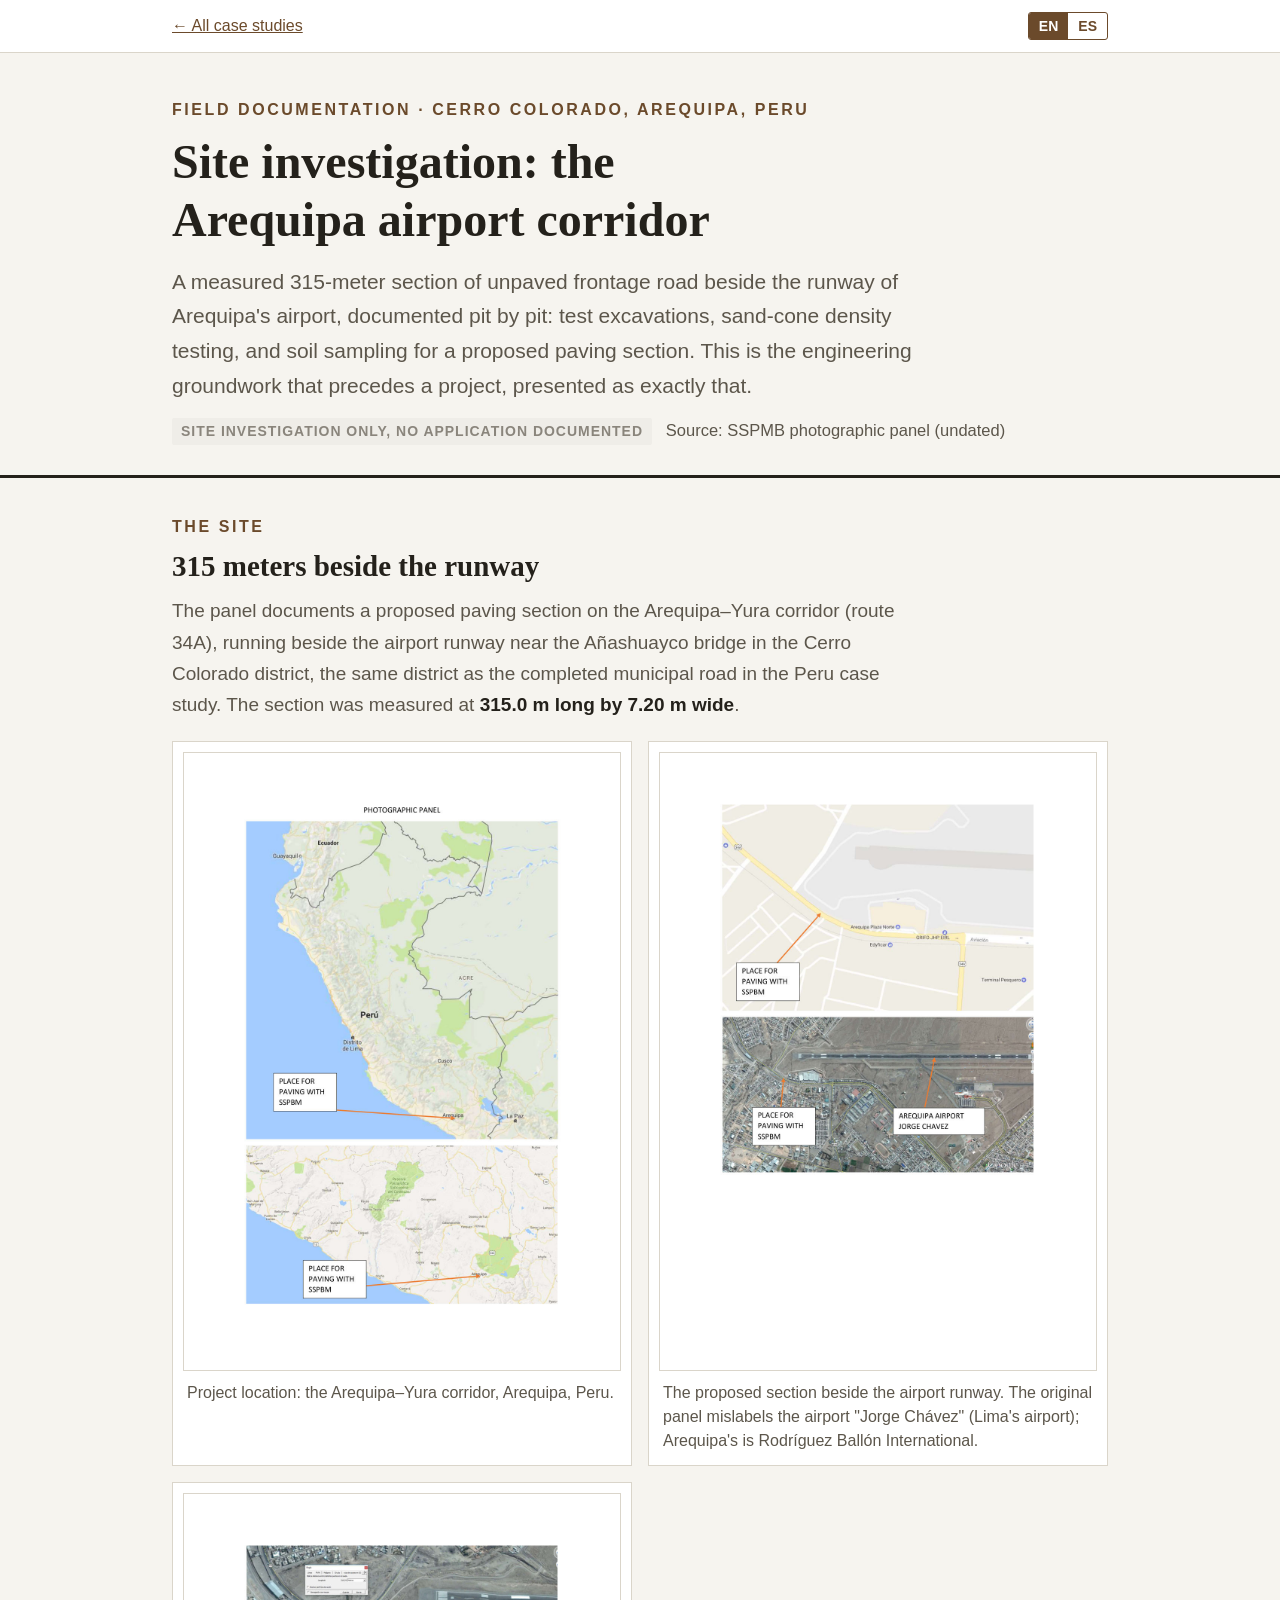
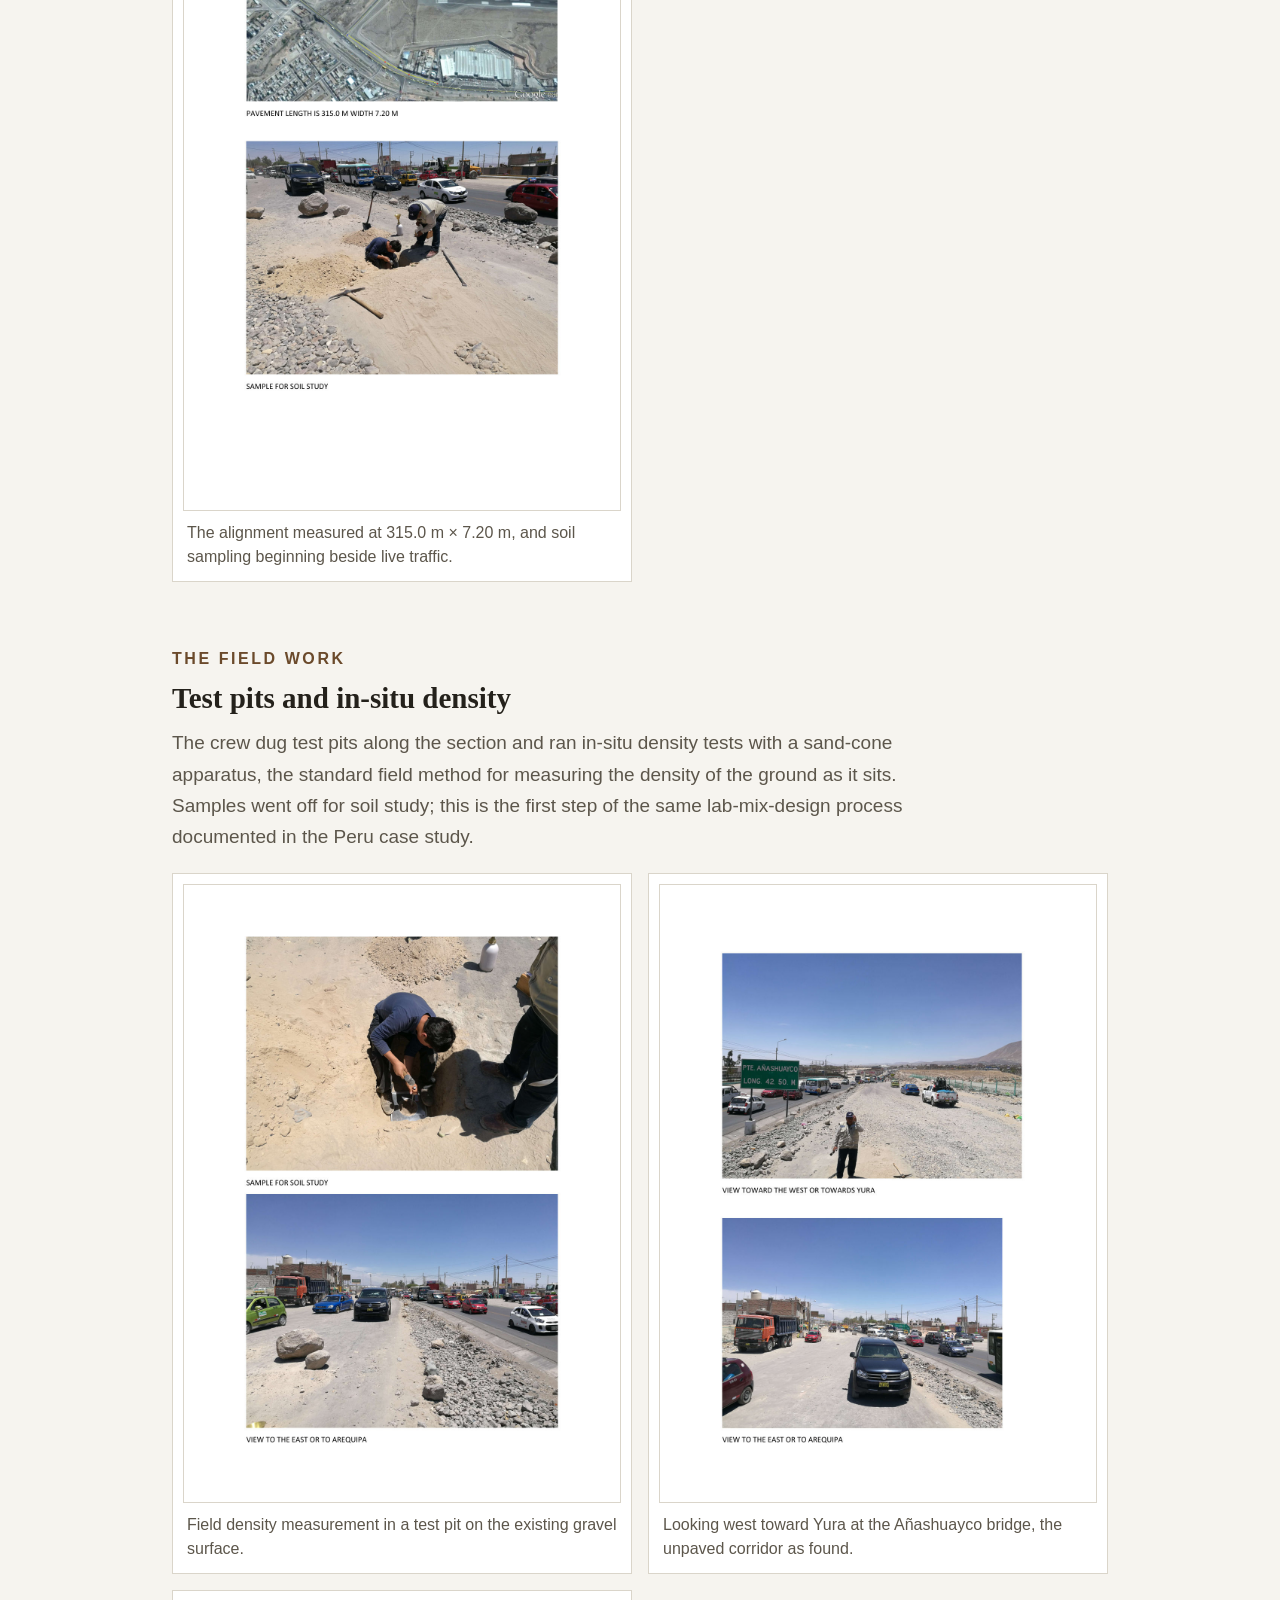
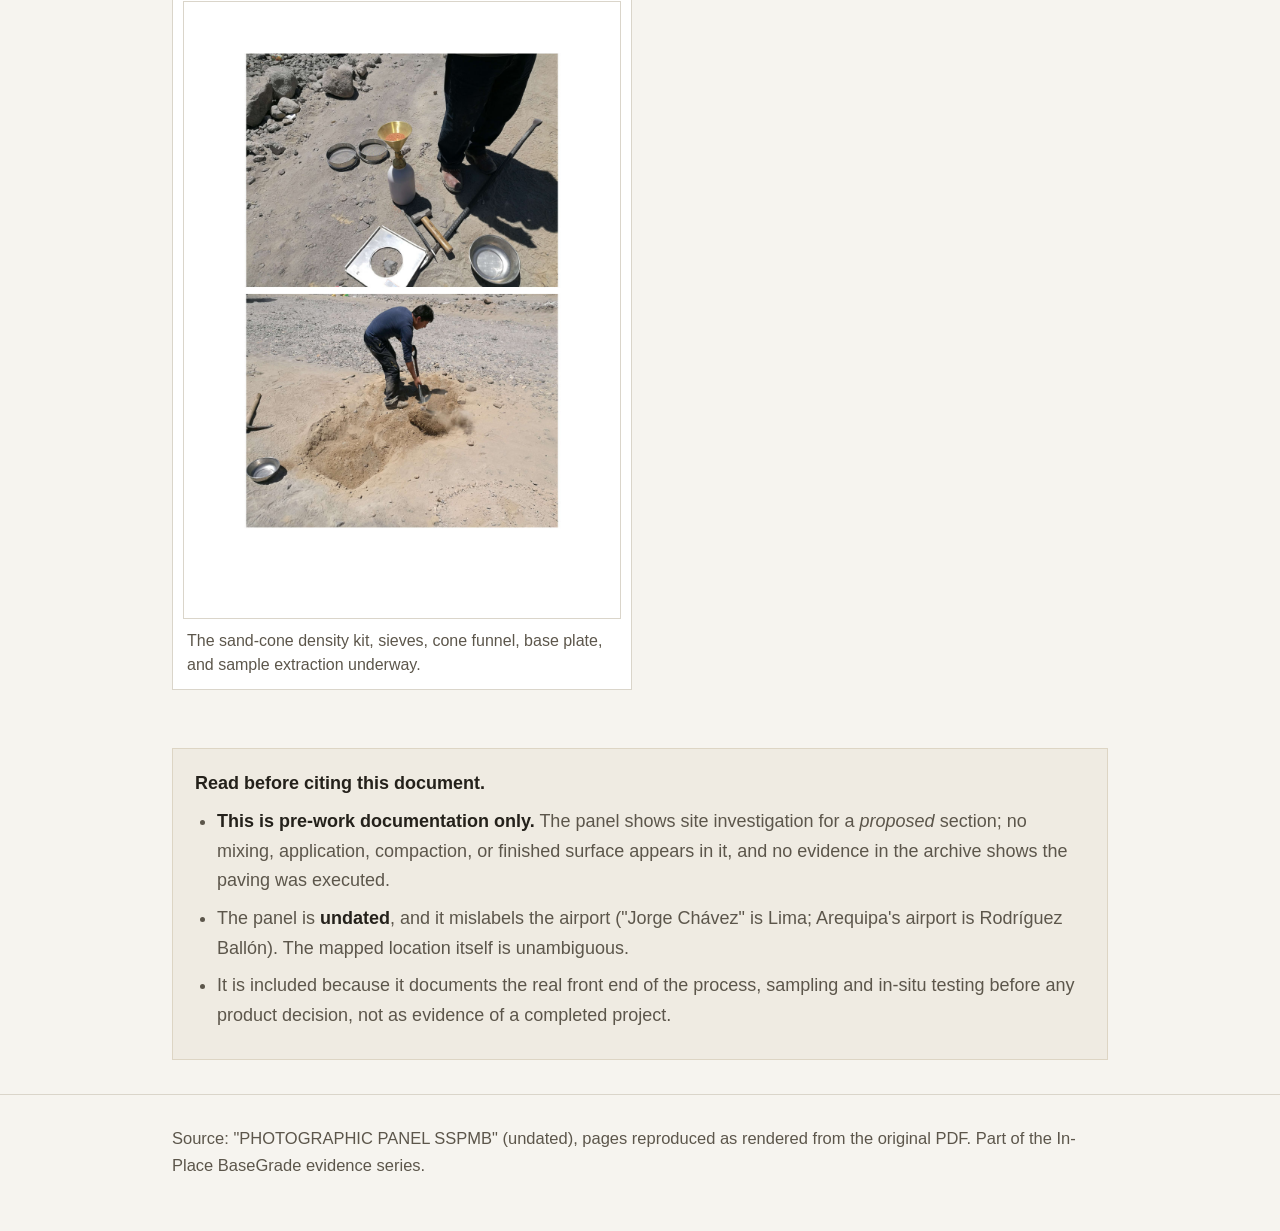
<file: studies/airport/index.html>
<!DOCTYPE html>
<html lang="en">
<head>
<meta charset="utf-8"><meta name="viewport" content="width=device-width, initial-scale=1">
<meta name="robots" content="noindex, nofollow">
<title>Site investigation: the Arequipa airport corridor · In-Place BaseGrade</title>
<style>
  :root{
    --ground:#F6F4EF; --paper:#FFFFFF; --ink:#24211B; --ink-soft:#5C564B;
    --line:#DAD5CA; --accent:#6B4A2B;
    --lab:#2E6B4F; --spec:#33587A; --field:#96660F; --open:#8A857C;
    --lab-bg:#EAF2ED; --spec-bg:#EAF0F6; --field-bg:#F6EFDE; --open-bg:#EFEDE8;
    --bad:#9C3B32; --bad-bg:#F7EAE8;
  }
  *{box-sizing:border-box}
  body{margin:0;background:var(--ground);color:var(--ink);
    font:20px/1.65 "Segoe UI",-apple-system,"Helvetica Neue",Arial,sans-serif;}
  h1,h2,h3{font-family:Rockwell,"Roboto Slab",Georgia,serif;line-height:1.2;text-wrap:balance;margin:0;}
  a{color:var(--accent);}
  .wrap{max-width:980px;margin:0 auto;padding:0 22px;}
  .mono{font-family:Consolas,Menlo,monospace;}
  header.page{padding:44px 0 30px;border-bottom:3px solid var(--ink);}
  .eyebrow{font-size:16px;letter-spacing:.16em;text-transform:uppercase;color:var(--accent);font-weight:600;margin:0 0 10px;}
  header.page h1{font-size:clamp(34px,4.5vw,48px);}
  header.page .sub{font-size:21px;color:var(--ink-soft);max-width:66ch;margin:16px 0 0;}
  .chip{display:inline-block;font-size:14px;font-weight:700;letter-spacing:.07em;text-transform:uppercase;padding:2px 9px;border-radius:2px;white-space:nowrap;}
  .chip.lab{color:var(--lab);background:var(--lab-bg);}
  .chip.spec{color:var(--spec);background:var(--spec-bg);}
  .chip.field{color:var(--field);background:var(--field-bg);}
  .chip.open{color:var(--open);background:var(--open-bg);}
  .meta{margin-top:14px;font-size:16.5px;color:var(--ink-soft);}
  section{padding:36px 0 8px;}
  .kicker{font-size:16px;letter-spacing:.16em;text-transform:uppercase;color:var(--accent);font-weight:700;margin-bottom:8px;}
  section h2{font-size:29px;margin-bottom:12px;}
  section p{font-size:19px;color:var(--ink-soft);max-width:70ch;margin:0 0 14px;}
  section p b, section p strong{color:var(--ink);}
  .facts{background:var(--paper);border:1px solid var(--line);border-left:4px solid var(--accent);padding:20px 24px;margin:18px 0;}
  .facts ul{margin:0;padding-left:22px;font-size:18px;color:var(--ink-soft);}
  .facts li{margin-bottom:10px;}
  .facts li b{color:var(--ink);}
  .tablewrap{overflow-x:auto;margin:14px 0;}
  table.dt{width:100%;border-collapse:collapse;font-size:17px;background:var(--paper);border:1px solid var(--line);}
  table.dt th{text-align:left;padding:10px 14px;border-bottom:2px solid var(--line);font-size:15px;text-transform:uppercase;letter-spacing:.04em;color:var(--ink-soft);background:var(--ground);}
  table.dt td{padding:10px 14px;border-bottom:1px solid var(--line);font-variant-numeric:tabular-nums;vertical-align:top;}
  table.dt tr:last-child td{border-bottom:none;}
  .gallery{display:grid;grid-template-columns:repeat(auto-fill,minmax(300px,1fr));gap:16px;margin:20px 0;}
  .gallery figure{margin:0;background:var(--paper);border:1px solid var(--line);padding:10px;}
  .gallery a{display:block;}
  .gallery img{width:100%;display:block;border:1px solid var(--line);cursor:zoom-in;}
  .gallery figcaption{font-size:16px;color:var(--ink-soft);padding:10px 4px 2px;line-height:1.5;}
  .gallery.wide{grid-template-columns:1fr 1fr;}
  @media (max-width:700px){ .gallery, .gallery.wide{grid-template-columns:1fr;} }
  .svc-banner{background:var(--ink);padding:16px 22px;margin:18px 0;}
  .svc-count{font:700 30px/1.2 Consolas,Menlo,monospace;color:#F0C86C;font-variant-numeric:tabular-nums;}
  .svc-line{font-size:16px;color:#EDE9E0;margin-top:5px;line-height:1.5;}
  .honesty{margin:30px 0;padding:20px 22px;background:#EFEBE2;border:1px solid #DDD5C4;font-size:18px;color:var(--ink-soft);}
  .honesty b{color:var(--ink);}
  .honesty ul{margin:8px 0 0;padding-left:22px;}
  .honesty li{margin-bottom:8px;}
  footer{padding:30px 0 52px;font-size:16.5px;color:var(--ink-soft);border-top:1px solid var(--line);margin-top:34px;}
  .backbar{background:var(--paper);border-bottom:1px solid var(--line);}
  .backbar .wrap{padding-top:12px;padding-bottom:12px;font-size:16px;}
  .langtoggle{display:inline-flex;align-items:center;border:1.5px solid var(--accent);border-radius:3px;overflow:hidden;padding:0;background:transparent;cursor:pointer;font-weight:700;font-size:14px;}
  .langtoggle span{padding:5px 10px;color:var(--accent);}
  .langtoggle span.active{background:var(--accent);color:#fff;}
</style></head>
<body>
<div class="backbar"><div class="wrap" style="display:flex;align-items:center;justify-content:space-between;gap:12px;"><a href="../../#cases" target="_top" data-es="&larr; Todos los casos de estudio">&larr; All case studies</a><button type="button" class="langtoggle js-lang-toggle" aria-label="Switch language / Cambiar idioma"><span data-lang-btn="en">EN</span><span data-lang-btn="es">ES</span></button></div></div>
<header class="page"><div class="wrap">
<div class="eyebrow" data-es="Documentación de campo &middot; Cerro Colorado, Arequipa, Perú">Field documentation &middot; Cerro Colorado, Arequipa, Peru</div>
<h1 data-es="Investigación de sitio: el corredor aeroportuario de Arequipa">Site investigation: the Arequipa airport corridor</h1>
<p class="sub" data-es="Un tramo medido de 315 metros de camino de acceso sin pavimentar junto a la pista del aeropuerto de Arequipa, documentado pozo por pozo: excavaciones de prueba, ensayos de densidad con cono de arena y muestreo de suelo para una sección de pavimento propuesta. Este es el trabajo de ingeniería previo que antecede a un proyecto, presentado exactamente como tal.">A measured 315-meter section of unpaved frontage road beside the runway of Arequipa's airport, documented pit by pit: test excavations, sand-cone density testing, and soil sampling for a proposed paving section. This is the engineering groundwork that precedes a project, presented as exactly that.</p>
<div class="meta"><span class="chip open" data-es="Solo investigación de sitio, sin aplicación documentada">Site investigation only, no application documented</span> &nbsp; <span data-es="Fuente: panel fotográfico SSPMB (sin fecha)">Source: SSPMB photographic panel (undated)</span></div>
</div></header>
<section><div class="wrap">
<div class="kicker" data-es="El sitio">The site</div>
<h2 data-es="315 metros junto a la pista">315 meters beside the runway</h2>
<p data-es="El panel documenta una sección de pavimento propuesta en el corredor Arequipa&ndash;Yura (ruta 34A), que corre junto a la pista del aeropuerto cerca del puente A&ntilde;ashuayco en el distrito de Cerro Colorado, el mismo distrito que la carretera municipal terminada del caso de estudio de Perú. El tramo fue medido en <b>315.0 m de largo por 7.20 m de ancho</b>.">The panel documents a proposed paving section on the Arequipa&ndash;Yura corridor (route 34A), running beside the airport runway near the A&ntilde;ashuayco bridge in the Cerro Colorado district, the same district as the completed municipal road in the Peru case study. The section was measured at <b>315.0 m long by 7.20 m wide</b>.</p>
<div class="gallery wide"><figure><a href="img/airport-p01.jpg" target="_blank" rel="noopener"><img src="img/airport-p01.jpg" alt="Ubicación del proyecto: el corredor Arequipa–Yura, Arequipa, Perú." decoding="async"></a><figcaption data-es="Ubicación del proyecto: el corredor Arequipa–Yura, Arequipa, Perú.">Project location: the Arequipa–Yura corridor, Arequipa, Peru.</figcaption></figure><figure><a href="img/airport-p02.jpg" target="_blank" rel="noopener"><img src="img/airport-p02.jpg" alt="La sección propuesta junto a la pista del aeropuerto. El panel original identifica erróneamente el aeropuerto como &quot;Jorge Chávez&quot; (el de Lima); el de Arequipa es el Aeropuerto Internacional Rodríguez Ballón." decoding="async"></a><figcaption data-es="La sección propuesta junto a la pista del aeropuerto. El panel original identifica erróneamente el aeropuerto como &quot;Jorge Chávez&quot; (el de Lima); el de Arequipa es el Aeropuerto Internacional Rodríguez Ballón.">The proposed section beside the airport runway. The original panel mislabels the airport "Jorge Chávez" (Lima's airport); Arequipa's is Rodríguez Ballón International.</figcaption></figure><figure><a href="img/airport-p03.jpg" target="_blank" rel="noopener"><img src="img/airport-p03.jpg" alt="El trazo medido en 315.0 m × 7.20 m, y el muestreo de suelo comenzando junto al tráfico en vivo." decoding="async"></a><figcaption data-es="El trazo medido en 315.0 m × 7.20 m, y el muestreo de suelo comenzando junto al tráfico en vivo.">The alignment measured at 315.0 m × 7.20 m, and soil sampling beginning beside live traffic.</figcaption></figure></div>
</div></section>
<section><div class="wrap">
<div class="kicker" data-es="El trabajo de campo">The field work</div>
<h2 data-es="Pozos de prueba y densidad in situ">Test pits and in-situ density</h2>
<p data-es="El equipo excavó pozos de prueba a lo largo del tramo y realizó ensayos de densidad in situ con un aparato de cono de arena, el método de campo estándar para medir la densidad del terreno tal como se encuentra. Las muestras se enviaron para estudio de suelo; este es el primer paso del mismo proceso de diseño de mezcla en laboratorio documentado en el caso de estudio de Perú.">The crew dug test pits along the section and ran in-situ density tests with a sand-cone apparatus, the standard field method for measuring the density of the ground as it sits. Samples went off for soil study; this is the first step of the same lab-mix-design process documented in the Peru case study.</p>
<div class="gallery wide"><figure><a href="img/airport-p04.jpg" target="_blank" rel="noopener"><img src="img/airport-p04.jpg" alt="Medición de densidad de campo en un pozo de prueba sobre la superficie de grava existente." decoding="async"></a><figcaption data-es="Medición de densidad de campo en un pozo de prueba sobre la superficie de grava existente.">Field density measurement in a test pit on the existing gravel surface.</figcaption></figure><figure><a href="img/airport-p06.jpg" target="_blank" rel="noopener"><img src="img/airport-p06.jpg" alt="Vista hacia el oeste, hacia Yura, en el puente Añashuayco, el corredor sin pavimentar tal como se encontró." decoding="async"></a><figcaption data-es="Vista hacia el oeste, hacia Yura, en el puente Añashuayco, el corredor sin pavimentar tal como se encontró.">Looking west toward Yura at the Añashuayco bridge, the unpaved corridor as found.</figcaption></figure><figure><a href="img/airport-p09.jpg" target="_blank" rel="noopener"><img src="img/airport-p09.jpg" alt="El kit de densidad de cono de arena, tamices, embudo cónico, placa base y extracción de muestra en curso." decoding="async"></a><figcaption data-es="El kit de densidad de cono de arena, tamices, embudo cónico, placa base y extracción de muestra en curso.">The sand-cone density kit, sieves, cone funnel, base plate, and sample extraction underway.</figcaption></figure></div>
</div></section>
<div class="wrap"><div class="honesty"><b data-es="Lea esto antes de citar este documento.">Read before citing this document.</b><ul><li data-es="<b>Esto es solo documentación de trabajo previo.</b> El panel muestra la investigación de sitio para una sección <i>propuesta</i>; no aparece mezcla, aplicación, compactación ni superficie terminada, y ninguna evidencia en el archivo muestra que el pavimento se haya ejecutado."><b>This is pre-work documentation only.</b> The panel shows site investigation for a <i>proposed</i> section; no mixing, application, compaction, or finished surface appears in it, and no evidence in the archive shows the paving was executed.</li><li data-es="El panel <b>no tiene fecha</b>, y identifica erróneamente el aeropuerto (&quot;Jorge Ch&aacute;vez&quot; es el de Lima; el de Arequipa es Rodr&iacute;guez Ball&oacute;n). La ubicación mapeada en sí no es ambigua.">The panel is <b>undated</b>, and it mislabels the airport ("Jorge Ch&aacute;vez" is Lima; Arequipa's airport is Rodr&iacute;guez Ball&oacute;n). The mapped location itself is unambiguous.</li><li data-es="Se incluye porque documenta el verdadero punto de partida del proceso, muestreo y ensayos in situ antes de cualquier decisión de producto, no como evidencia de un proyecto terminado.">It is included because it documents the real front end of the process, sampling and in-situ testing before any product decision, not as evidence of a completed project.</li></ul></div></div>
<footer><div class="wrap" data-es="Fuente: &quot;PANEL FOTOGRÁFICO SSPMB&quot; (sin fecha), páginas reproducidas tal como se representan del PDF original. Parte de la serie de evidencia de In-Place BaseGrade.">Source: "PHOTOGRAPHIC PANEL SSPMB" (undated), pages reproduced as rendered from the original PDF. Part of the In-Place BaseGrade evidence series.</div></footer>
<script>
(function(){
  var STORAGE_KEY='inplace-lang';
  function applyLang(lang){
    var nodes=document.querySelectorAll('[data-es]');
    nodes.forEach(function(el){
      if(!el.hasAttribute('data-en')){ el.setAttribute('data-en', el.innerHTML); }
      el.innerHTML = lang==='es' ? el.getAttribute('data-es') : el.getAttribute('data-en');
    });
    document.documentElement.lang = lang;
    document.querySelectorAll('.js-lang-toggle').forEach(function(btn){
      var enSpan=btn.querySelector('[data-lang-btn="en"]');
      var esSpan=btn.querySelector('[data-lang-btn="es"]');
      if(enSpan) enSpan.classList.toggle('active', lang==='en');
      if(esSpan) esSpan.classList.toggle('active', lang==='es');
    });
  }
  function toggleLang(){
    var current = document.documentElement.lang==='es' ? 'es' : 'en';
    var next = current==='es' ? 'en' : 'es';
    try{ localStorage.setItem(STORAGE_KEY, next); }catch(e){}
    applyLang(next);
  }
  document.addEventListener('DOMContentLoaded', function(){
    var stored=null;
    try{ stored=localStorage.getItem(STORAGE_KEY); }catch(e){}
    applyLang(stored==='es'?'es':'en');
    document.querySelectorAll('.js-lang-toggle').forEach(function(btn){
      btn.addEventListener('click', toggleLang);
    });
  });
  window.addEventListener('message', function(e){
    if(!e.data || e.data.type!=='inplace-lang') return;
    var lang = e.data.lang==='es' ? 'es' : 'en';
    try{ localStorage.setItem(STORAGE_KEY, lang); }catch(err){}
    applyLang(lang);
  });
})();
</script>
</body>
</html>
</file>
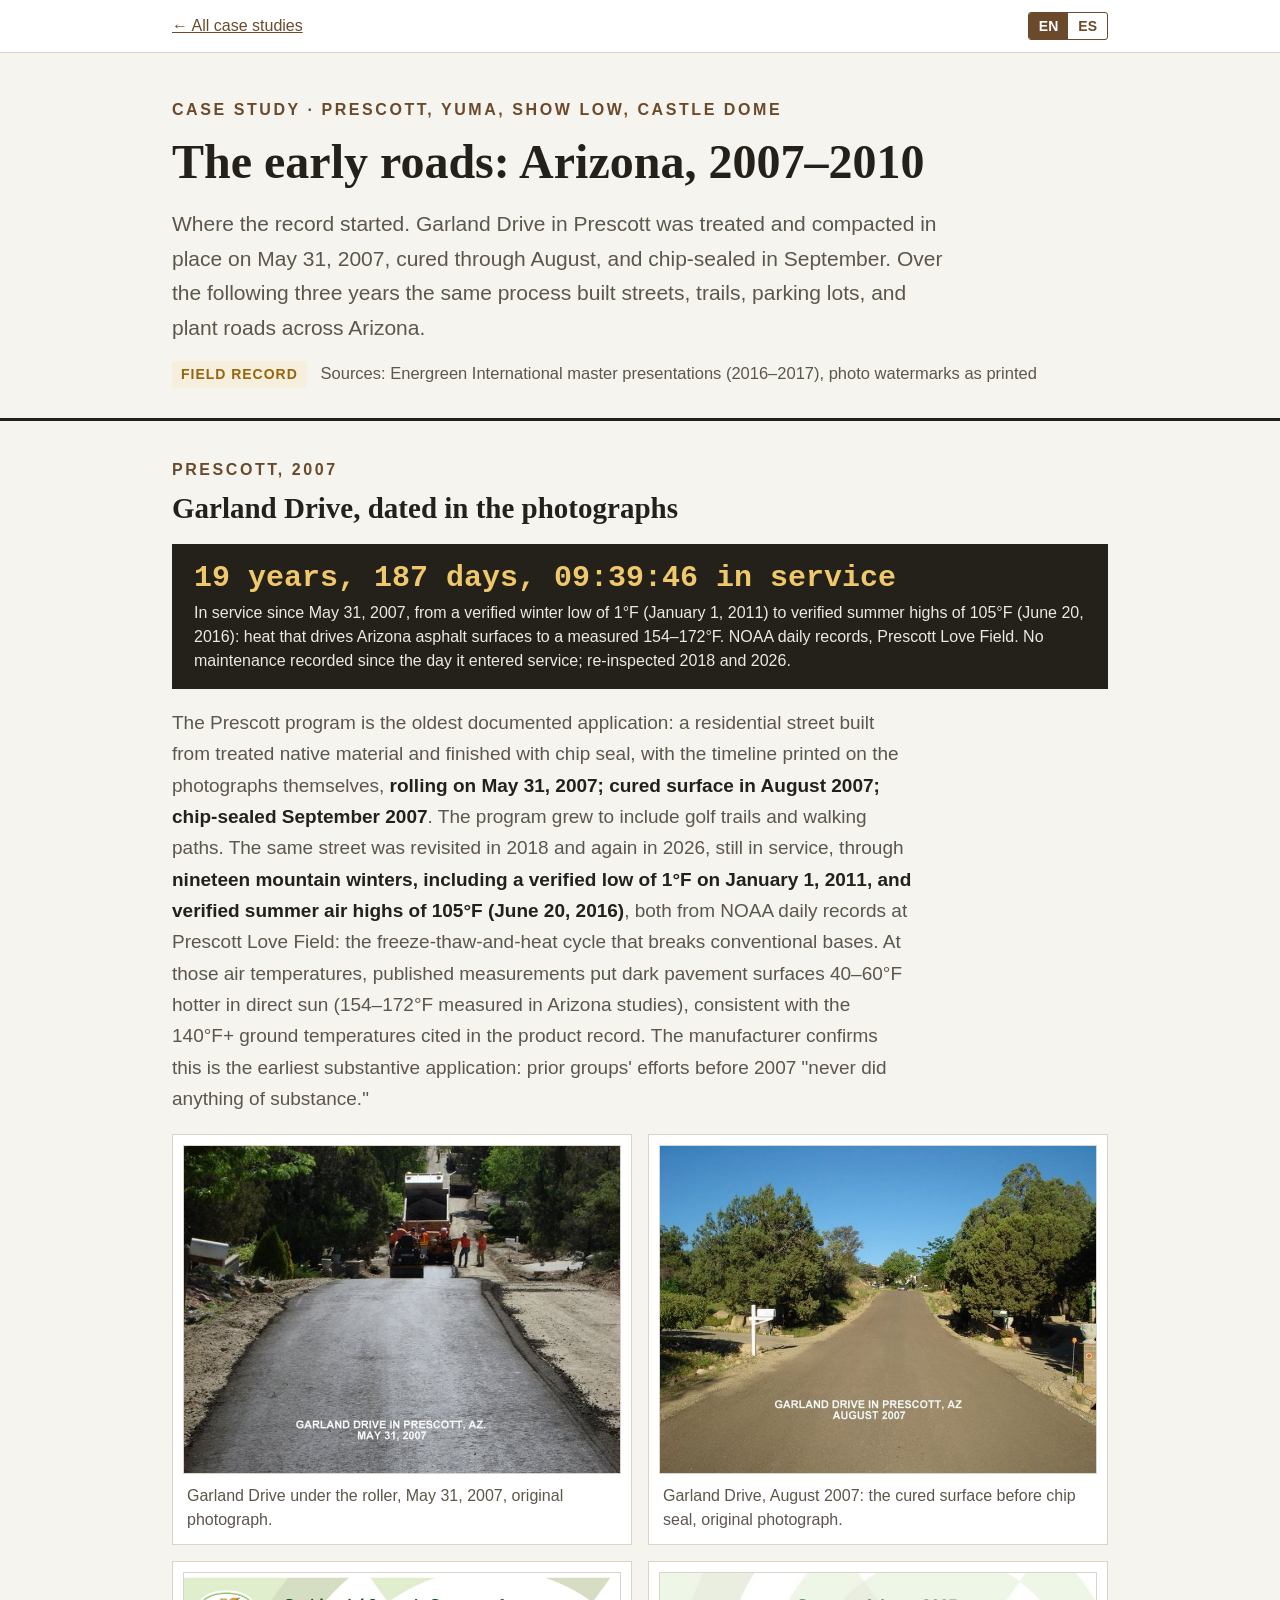
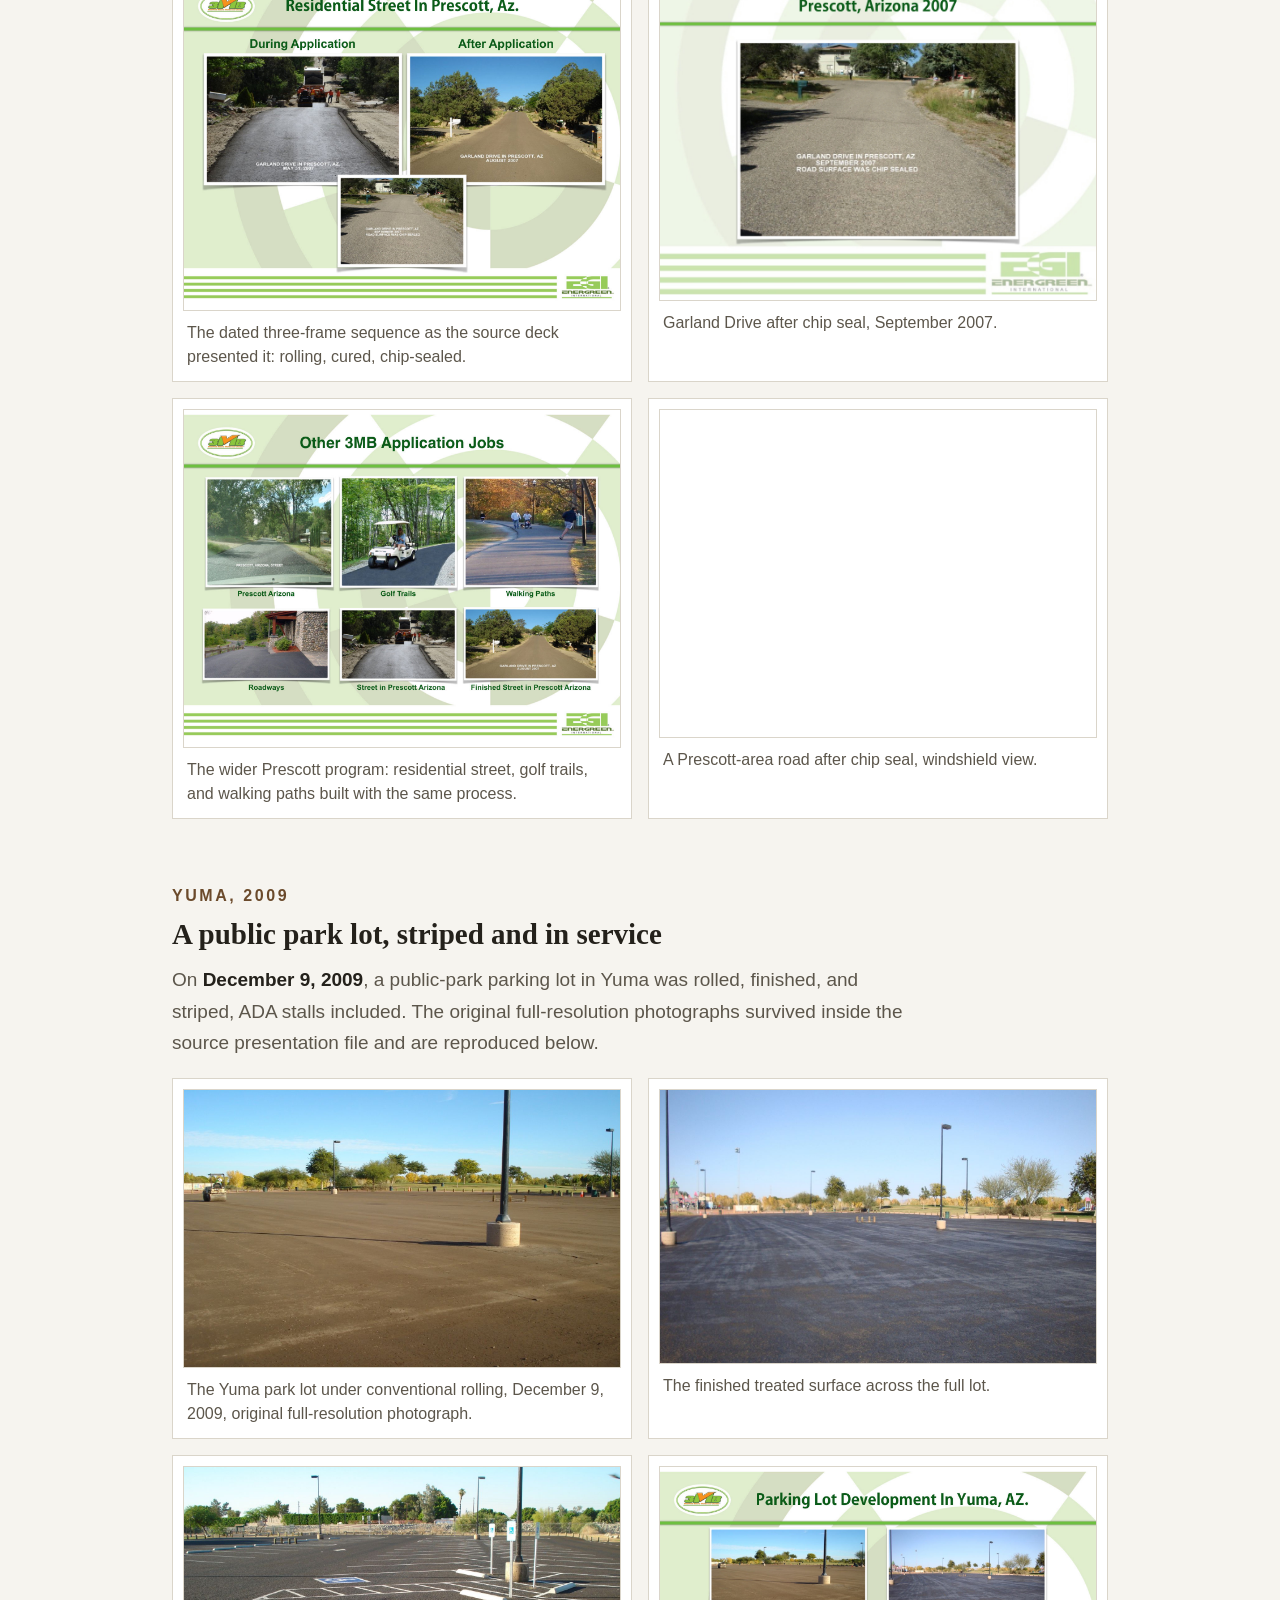
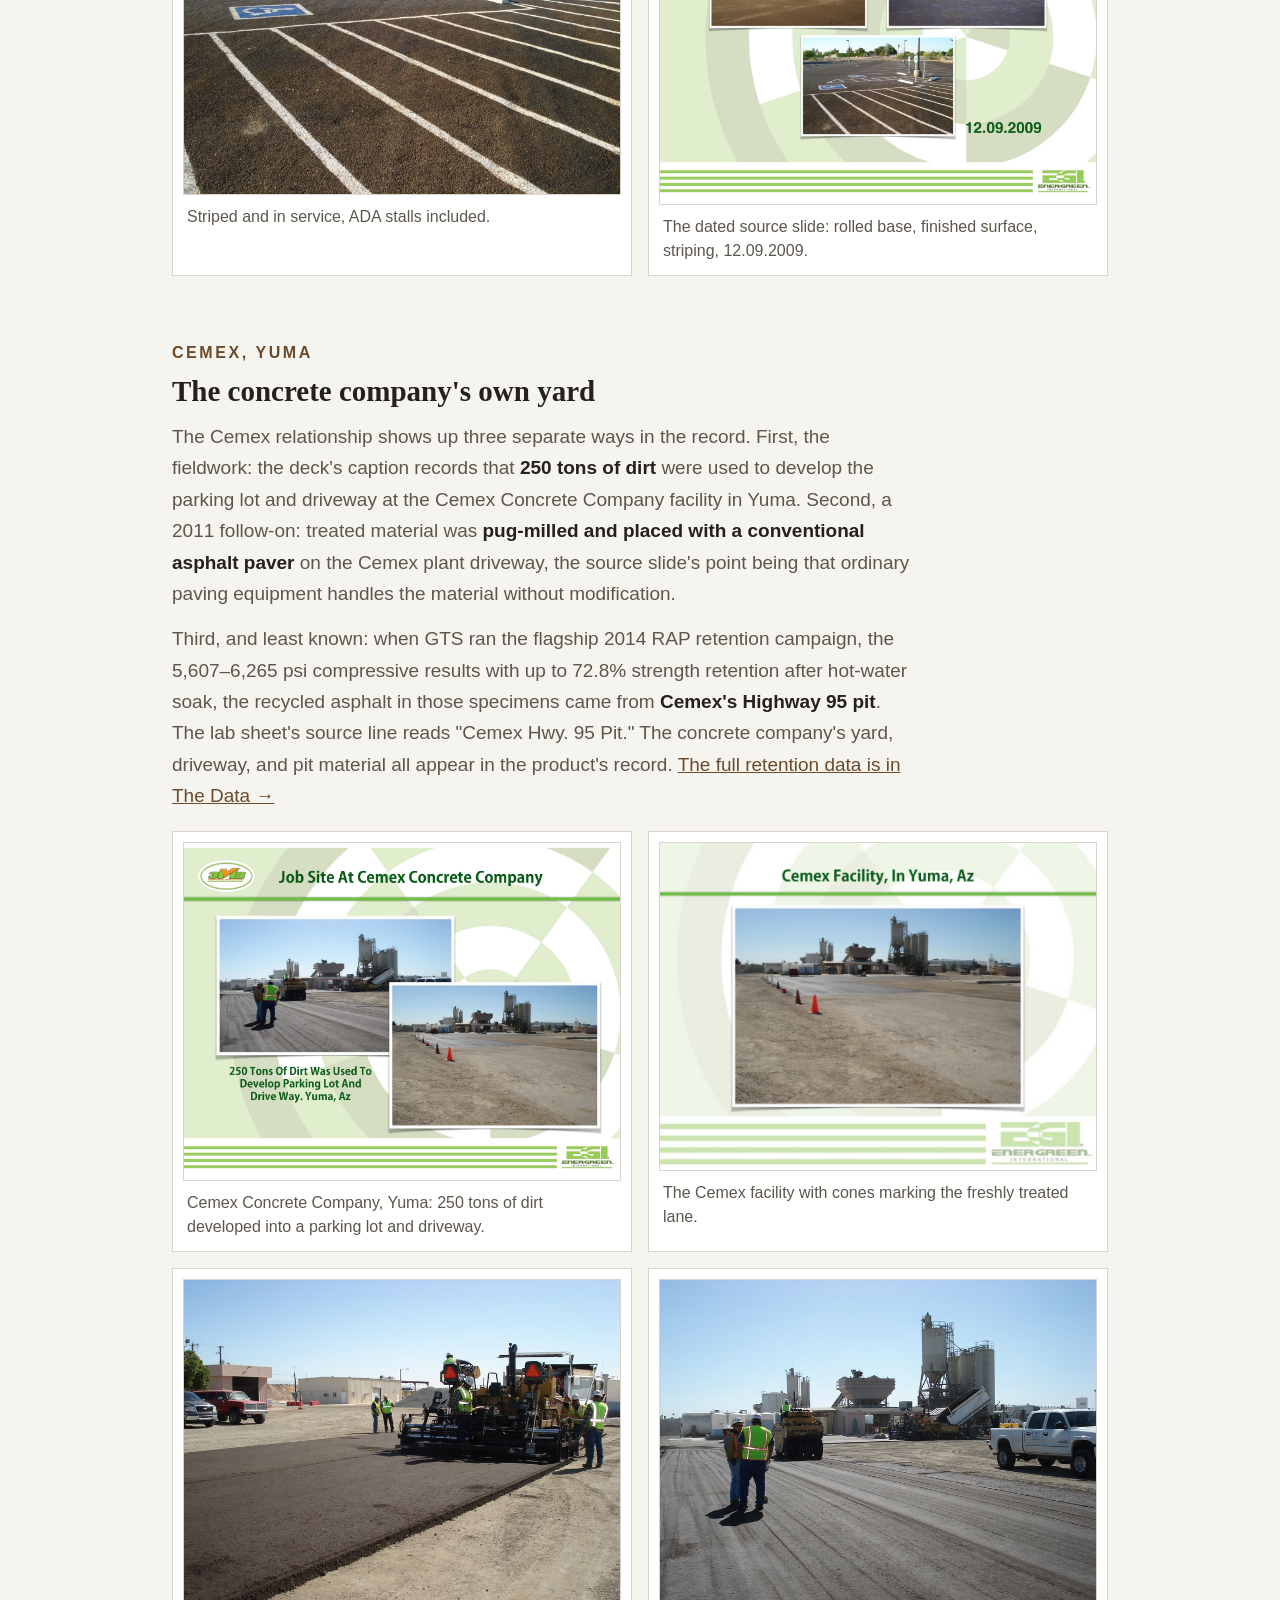
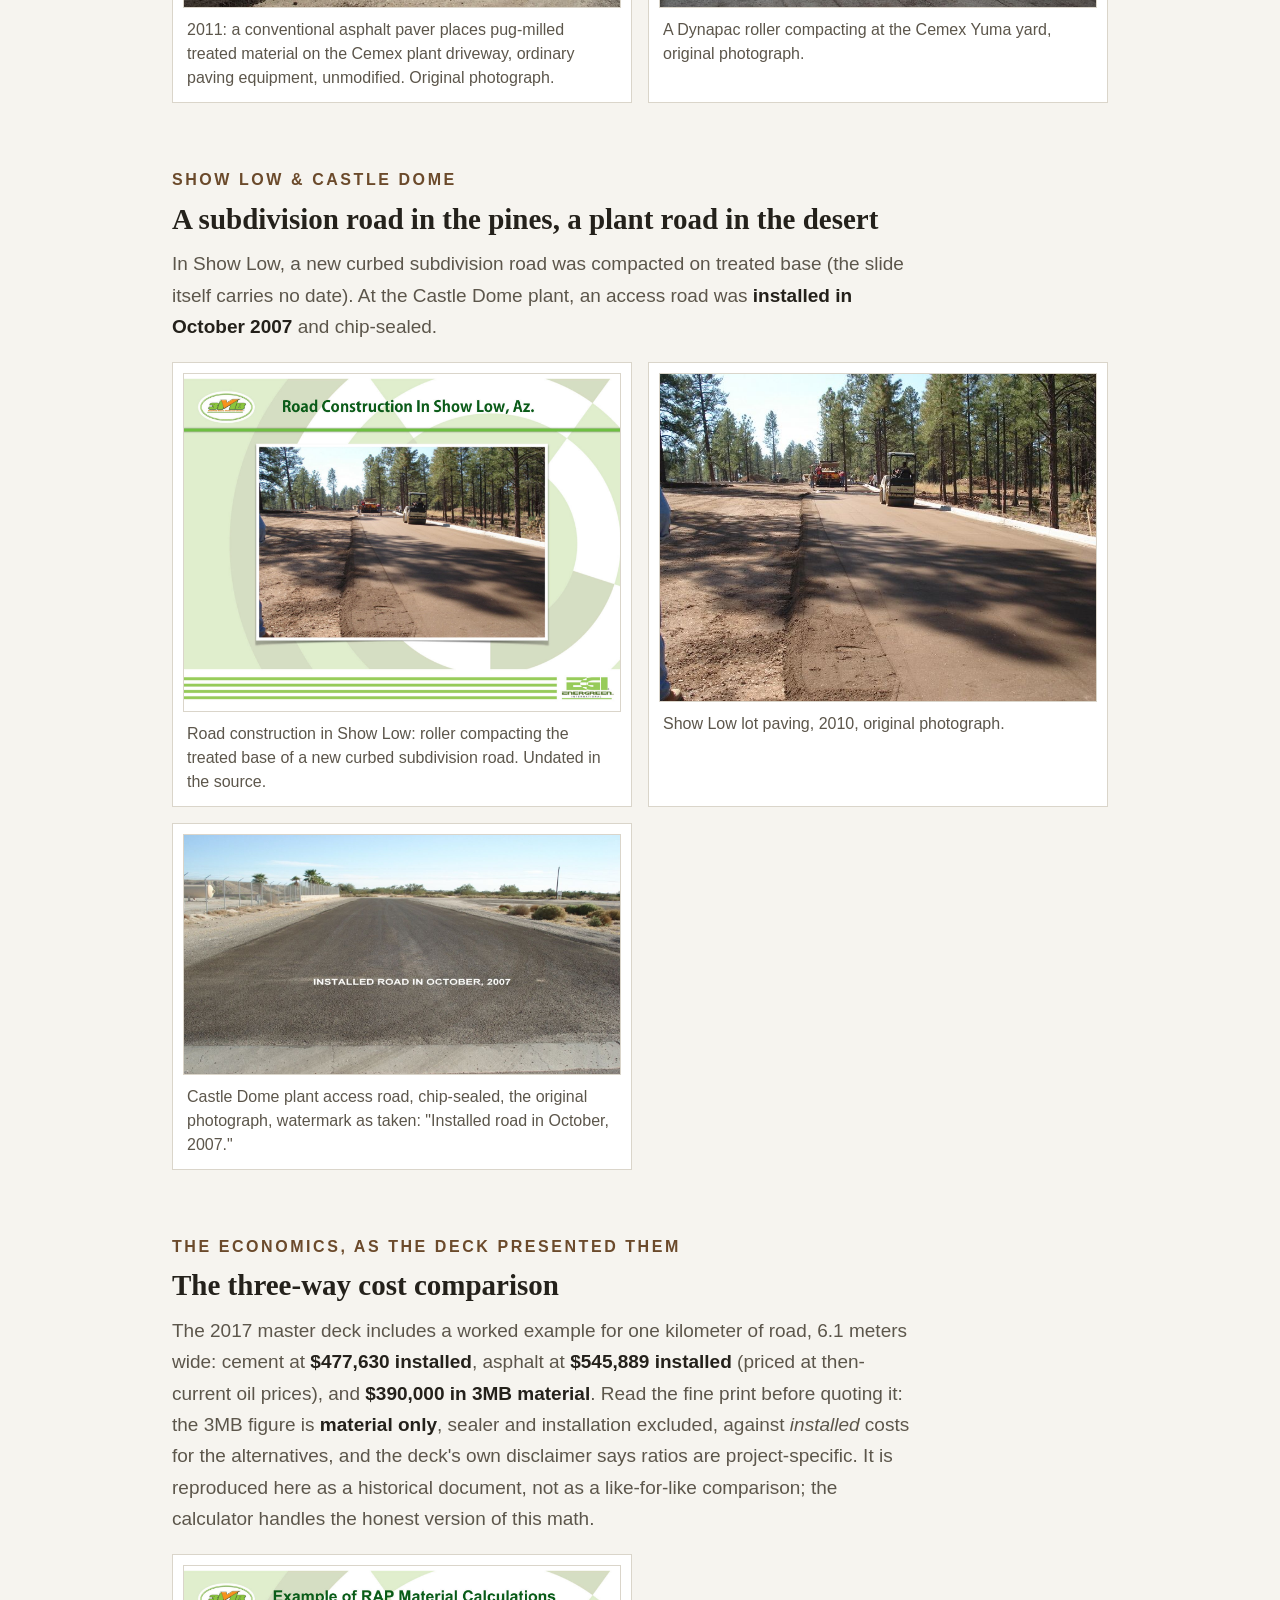
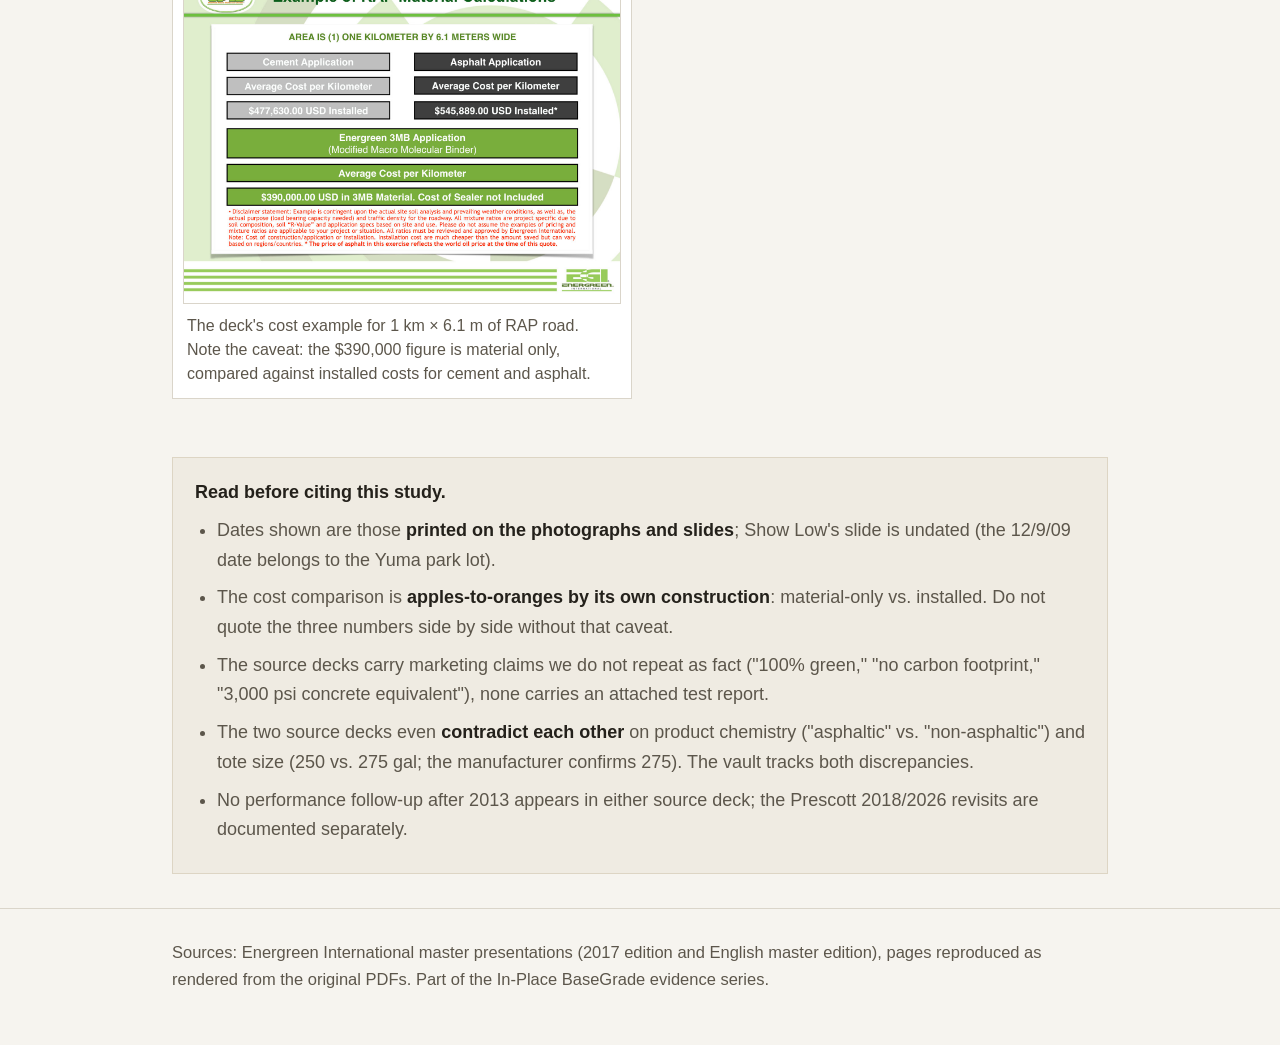
<file: studies/arizona/index.html>
<!DOCTYPE html>
<html lang="en">
<head>
<meta charset="utf-8"><meta name="viewport" content="width=device-width, initial-scale=1">
<meta name="robots" content="noindex, nofollow">
<title>The early roads: Arizona, 2007&ndash;2010 · In-Place BaseGrade</title>
<style>
  :root{
    --ground:#F6F4EF; --paper:#FFFFFF; --ink:#24211B; --ink-soft:#5C564B;
    --line:#DAD5CA; --accent:#6B4A2B;
    --lab:#2E6B4F; --spec:#33587A; --field:#96660F; --open:#8A857C;
    --lab-bg:#EAF2ED; --spec-bg:#EAF0F6; --field-bg:#F6EFDE; --open-bg:#EFEDE8;
    --bad:#9C3B32; --bad-bg:#F7EAE8;
  }
  *{box-sizing:border-box}
  body{margin:0;background:var(--ground);color:var(--ink);
    font:20px/1.65 "Segoe UI",-apple-system,"Helvetica Neue",Arial,sans-serif;}
  h1,h2,h3{font-family:Rockwell,"Roboto Slab",Georgia,serif;line-height:1.2;text-wrap:balance;margin:0;}
  a{color:var(--accent);}
  .wrap{max-width:980px;margin:0 auto;padding:0 22px;}
  .mono{font-family:Consolas,Menlo,monospace;}
  header.page{padding:44px 0 30px;border-bottom:3px solid var(--ink);}
  .eyebrow{font-size:16px;letter-spacing:.16em;text-transform:uppercase;color:var(--accent);font-weight:600;margin:0 0 10px;}
  header.page h1{font-size:clamp(34px,4.5vw,48px);}
  header.page .sub{font-size:21px;color:var(--ink-soft);max-width:66ch;margin:16px 0 0;}
  .chip{display:inline-block;font-size:14px;font-weight:700;letter-spacing:.07em;text-transform:uppercase;padding:2px 9px;border-radius:2px;white-space:nowrap;}
  .chip.lab{color:var(--lab);background:var(--lab-bg);}
  .chip.spec{color:var(--spec);background:var(--spec-bg);}
  .chip.field{color:var(--field);background:var(--field-bg);}
  .chip.open{color:var(--open);background:var(--open-bg);}
  .meta{margin-top:14px;font-size:16.5px;color:var(--ink-soft);}
  section{padding:36px 0 8px;}
  .kicker{font-size:16px;letter-spacing:.16em;text-transform:uppercase;color:var(--accent);font-weight:700;margin-bottom:8px;}
  section h2{font-size:29px;margin-bottom:12px;}
  section p{font-size:19px;color:var(--ink-soft);max-width:70ch;margin:0 0 14px;}
  section p b, section p strong{color:var(--ink);}
  .facts{background:var(--paper);border:1px solid var(--line);border-left:4px solid var(--accent);padding:20px 24px;margin:18px 0;}
  .facts ul{margin:0;padding-left:22px;font-size:18px;color:var(--ink-soft);}
  .facts li{margin-bottom:10px;}
  .facts li b{color:var(--ink);}
  .tablewrap{overflow-x:auto;margin:14px 0;}
  table.dt{width:100%;border-collapse:collapse;font-size:17px;background:var(--paper);border:1px solid var(--line);}
  table.dt th{text-align:left;padding:10px 14px;border-bottom:2px solid var(--line);font-size:15px;text-transform:uppercase;letter-spacing:.04em;color:var(--ink-soft);background:var(--ground);}
  table.dt td{padding:10px 14px;border-bottom:1px solid var(--line);font-variant-numeric:tabular-nums;vertical-align:top;}
  table.dt tr:last-child td{border-bottom:none;}
  .gallery{display:grid;grid-template-columns:repeat(auto-fill,minmax(300px,1fr));gap:16px;margin:20px 0;}
  .gallery figure{margin:0;background:var(--paper);border:1px solid var(--line);padding:10px;}
  .gallery a{display:block;}
  .gallery img{width:100%;display:block;border:1px solid var(--line);cursor:zoom-in;}
  .gallery figcaption{font-size:16px;color:var(--ink-soft);padding:10px 4px 2px;line-height:1.5;}
  .gallery.wide{grid-template-columns:1fr 1fr;}
  @media (max-width:700px){ .gallery, .gallery.wide{grid-template-columns:1fr;} }
  .svc-banner{background:var(--ink);padding:16px 22px;margin:18px 0;}
  .svc-count{font:700 30px/1.2 Consolas,Menlo,monospace;color:#F0C86C;font-variant-numeric:tabular-nums;}
  .svc-line{font-size:16px;color:#EDE9E0;margin-top:5px;line-height:1.5;}
  .honesty{margin:30px 0;padding:20px 22px;background:#EFEBE2;border:1px solid #DDD5C4;font-size:18px;color:var(--ink-soft);}
  .honesty b{color:var(--ink);}
  .honesty ul{margin:8px 0 0;padding-left:22px;}
  .honesty li{margin-bottom:8px;}
  footer{padding:30px 0 52px;font-size:16.5px;color:var(--ink-soft);border-top:1px solid var(--line);margin-top:34px;}
  .backbar{background:var(--paper);border-bottom:1px solid var(--line);}
  .backbar .wrap{padding-top:12px;padding-bottom:12px;font-size:16px;}
  .langtoggle{display:inline-flex;align-items:center;border:1.5px solid var(--accent);border-radius:3px;overflow:hidden;padding:0;background:transparent;cursor:pointer;font-weight:700;font-size:14px;}
  .langtoggle span{padding:5px 10px;color:var(--accent);}
  .langtoggle span.active{background:var(--accent);color:#fff;}
</style></head>
<body>
<div class="backbar"><div class="wrap" style="display:flex;align-items:center;justify-content:space-between;gap:12px;"><a href="../../#cases" target="_top" data-es="&larr; Todos los casos de estudio">&larr; All case studies</a><button type="button" class="langtoggle js-lang-toggle" aria-label="Switch language / Cambiar idioma"><span data-lang-btn="en">EN</span><span data-lang-btn="es">ES</span></button></div></div>
<header class="page"><div class="wrap">
<div class="eyebrow" data-es="Caso de estudio &middot; Prescott, Yuma, Show Low, Castle Dome">Case study &middot; Prescott, Yuma, Show Low, Castle Dome</div>
<h1 data-es="Los primeros caminos: Arizona, 2007&ndash;2010">The early roads: Arizona, 2007&ndash;2010</h1>
<p class="sub" data-es="Donde comenz&oacute; el registro. Garland Drive en Prescott fue tratado y compactado in situ el 31 de mayo de 2007, curado hasta agosto y sellado con chip seal en septiembre. Durante los siguientes tres a&ntilde;os el mismo proceso construy&oacute; calles, senderos, estacionamientos y caminos de planta en toda Arizona.">Where the record started. Garland Drive in Prescott was treated and compacted in place on May 31, 2007, cured through August, and chip-sealed in September. Over the following three years the same process built streets, trails, parking lots, and plant roads across Arizona.</p>
<div class="meta" data-es="<span class=&quot;chip field&quot;>Registro de campo</span> &nbsp; Fuentes: presentaciones maestras de Energreen International (2016&ndash;2017), marcas de agua de las fotos tal como se imprimieron"><span class="chip field">Field record</span> &nbsp; Sources: Energreen International master presentations (2016&ndash;2017), photo watermarks as printed</div>
</div></header>
<section><div class="wrap">
<div class="kicker" data-es="Prescott, 2007">Prescott, 2007</div>
<h2 data-es="Garland Drive, fechada en las fotograf&iacute;as">Garland Drive, dated in the photographs</h2>
<p><div class="svc-banner"><div class="svc-count" id="svcCount">19 years and counting</div><div class="svc-line" data-es="En servicio desde el 31 de mayo de 2007, desde un m&iacute;nimo invernal verificado de 1&deg;F (1 de enero de 2011) hasta m&aacute;ximos veraniegos verificados de 105&deg;F (20 de junio de 2016): calor que lleva las superficies de asfalto de Arizona a una medici&oacute;n de 154&ndash;172&deg;F. Registros diarios de NOAA, Prescott Love Field. Sin mantenimiento registrado desde el d&iacute;a en que entr&oacute; en servicio; reinspeccionado en 2018 y 2026.">In service since May 31, 2007, from a verified winter low of 1&deg;F (January 1, 2011) to verified summer highs of 105&deg;F (June 20, 2016): heat that drives Arizona asphalt surfaces to a measured 154&ndash;172&deg;F. NOAA daily records, Prescott Love Field. No maintenance recorded since the day it entered service; re-inspected 2018 and 2026.</div></div><script>(function(){var el=document.getElementById('svcCount');if(!el)return;function pad(n){return (n<10?'0':'')+n;}function tick(){var now=new Date();var years=now.getFullYear()-2007;var anniv=new Date(now.getFullYear(),4,31,12,0,0);if(now<anniv){years-=1;anniv=new Date(now.getFullYear()-1,4,31,12,0,0);}var ms=now-anniv;var d=Math.floor(ms/86400000),h=Math.floor(ms/3600000)%24,m=Math.floor(ms/60000)%60,s=Math.floor(ms/1000)%60;var t=pad(h)+':'+pad(m)+':'+pad(s);var isEs=document.documentElement.lang==='es';el.textContent=isEs?years+' a&ntilde;os, '+d+' d&iacute;as, '+t+' en servicio':years+' years, '+d+' days, '+t+' in service';}tick();setInterval(tick,1000);document.addEventListener('inplace-lang-changed',tick);})();</script></p>
<p data-es="El programa de Prescott es la aplicaci&oacute;n documentada m&aacute;s antigua: una calle residencial construida con material nativo tratado y terminada con chip seal, con la cronolog&iacute;a impresa en las propias fotograf&iacute;as, <b>compactaci&oacute;n el 31 de mayo de 2007; superficie curada en agosto de 2007; sellada con chip seal en septiembre de 2007</b>. El programa creci&oacute; hasta incluir senderos de golf y caminos peatonales. La misma calle fue revisitada en 2018 y de nuevo en 2026, todav&iacute;a en servicio, a trav&eacute;s de <b>diecinueve inviernos de monta&ntilde;a, incluyendo un m&iacute;nimo verificado de 1&deg;F el 1 de enero de 2011, y m&aacute;ximos de aire veraniegos verificados de 105&deg;F (20 de junio de 2016)</b>, ambos de los registros diarios de NOAA en Prescott Love Field: el ciclo de congelamiento-deshielo y calor que rompe las bases convencionales. A esas temperaturas de aire, mediciones publicadas sit&uacute;an las superficies de pavimento oscuro 40&ndash;60&deg;F m&aacute;s calientes bajo sol directo (154&ndash;172&deg;F medidos en estudios de Arizona), consistente con las temperaturas de suelo de 140&deg;F+ citadas en el registro del producto. El fabricante confirma que esta es la aplicaci&oacute;n sustantiva m&aacute;s temprana: los esfuerzos de grupos anteriores antes de 2007 &quot;nunca hicieron nada sustancial.&quot;">The Prescott program is the oldest documented application: a residential street built from treated native material and finished with chip seal, with the timeline printed on the photographs themselves, <b>rolling on May 31, 2007; cured surface in August 2007; chip-sealed September 2007</b>. The program grew to include golf trails and walking paths. The same street was revisited in 2018 and again in 2026, still in service, through <b>nineteen mountain winters, including a verified low of 1&deg;F on January 1, 2011, and verified summer air highs of 105&deg;F (June 20, 2016)</b>, both from NOAA daily records at Prescott Love Field: the freeze-thaw-and-heat cycle that breaks conventional bases. At those air temperatures, published measurements put dark pavement surfaces 40&ndash;60&deg;F hotter in direct sun (154&ndash;172&deg;F measured in Arizona studies), consistent with the 140&deg;F+ ground temperatures cited in the product record. The manufacturer confirms this is the earliest substantive application: prior groups' efforts before 2007 "never did anything of substance."</p>
<div class="gallery wide"><figure><a href="img/garland-paving-2007.jpg" target="_blank" rel="noopener"><img src="img/garland-paving-2007.jpg" alt="Garland Drive under the roller, May 31, 2007, original photograph." decoding="async"></a><figcaption data-es="Garland Drive bajo el rodillo, 31 de mayo de 2007, fotograf&iacute;a original.">Garland Drive under the roller, May 31, 2007, original photograph.</figcaption></figure><figure><a href="img/garland-aug-2007.jpg" target="_blank" rel="noopener"><img src="img/garland-aug-2007.jpg" alt="Garland Drive, August 2007: the cured surface before chip seal, original photograph." decoding="async"></a><figcaption data-es="Garland Drive, agosto de 2007: la superficie curada antes del chip seal, fotograf&iacute;a original.">Garland Drive, August 2007: the cured surface before chip seal, original photograph.</figcaption></figure><figure><a href="img/master17-p45.jpg" target="_blank" rel="noopener"><img src="img/master17-p45.jpg" alt="The dated three-frame sequence as the source deck presented it: rolling, cured, chip-sealed." decoding="async"></a><figcaption data-es="La secuencia fechada de tres cuadros tal como la present&oacute; la presentaci&oacute;n fuente: compactando, curado, sellado con chip seal.">The dated three-frame sequence as the source deck presented it: rolling, cured, chip-sealed.</figcaption></figure><figure><a href="img/masteren-p50.jpg" target="_blank" rel="noopener"><img src="img/masteren-p50.jpg" alt="Garland Drive after chip seal, September 2007." decoding="async"></a><figcaption data-es="Garland Drive despu&eacute;s del chip seal, septiembre de 2007.">Garland Drive after chip seal, September 2007.</figcaption></figure><figure><a href="img/master17-p36.jpg" target="_blank" rel="noopener"><img src="img/master17-p36.jpg" alt="The wider Prescott program: residential street, golf trails, and walking paths built with the same process." decoding="async"></a><figcaption data-es="El programa m&aacute;s amplio de Prescott: calle residencial, senderos de golf y caminos peatonales construidos con el mismo proceso.">The wider Prescott program: residential street, golf trails, and walking paths built with the same process.</figcaption></figure><figure><a href="img/masteren-p48.jpg" target="_blank" rel="noopener"><img src="img/masteren-p48.jpg" alt="A Prescott-area road after chip seal, windshield view." decoding="async"></a><figcaption data-es="Un camino del &aacute;rea de Prescott despu&eacute;s del chip seal, vista desde el parabrisas.">A Prescott-area road after chip seal, windshield view.</figcaption></figure></div>
</div></section>
<section><div class="wrap">
<div class="kicker" data-es="Yuma, 2009">Yuma, 2009</div>
<h2 data-es="Un estacionamiento p&uacute;blico, marcado y en servicio">A public park lot, striped and in service</h2>
<p data-es="El <b>9 de diciembre de 2009</b>, un estacionamiento de parque p&uacute;blico en Yuma fue compactado, terminado y marcado, con cajones ADA incluidos. Las fotograf&iacute;as originales de resoluci&oacute;n completa sobrevivieron dentro del archivo de la presentaci&oacute;n fuente y se reproducen abajo.">On <b>December 9, 2009</b>, a public-park parking lot in Yuma was rolled, finished, and striped, ADA stalls included. The original full-resolution photographs survived inside the source presentation file and are reproduced below.</p>
<div class="gallery wide"><figure><a href="img/yuma-lot-rolling-full.jpg" target="_blank" rel="noopener"><img src="img/yuma-lot-rolling-full.jpg" alt="The Yuma park lot under conventional rolling, December 9, 2009, original full-resolution photograph." decoding="async"></a><figcaption data-es="El estacionamiento del parque de Yuma bajo compactaci&oacute;n convencional, 9 de diciembre de 2009, fotograf&iacute;a original de resoluci&oacute;n completa.">The Yuma park lot under conventional rolling, December 9, 2009, original full-resolution photograph.</figcaption></figure><figure><a href="img/yuma-lot-finished-full.jpg" target="_blank" rel="noopener"><img src="img/yuma-lot-finished-full.jpg" alt="The finished treated surface across the full lot." decoding="async"></a><figcaption data-es="La superficie tratada terminada en todo el estacionamiento.">The finished treated surface across the full lot.</figcaption></figure><figure><a href="img/yuma-lot-striped-full.jpg" target="_blank" rel="noopener"><img src="img/yuma-lot-striped-full.jpg" alt="Striped and in service, ADA stalls included." decoding="async"></a><figcaption data-es="Marcado y en servicio, cajones ADA incluidos.">Striped and in service, ADA stalls included.</figcaption></figure><figure><a href="img/master17-p37.jpg" target="_blank" rel="noopener"><img src="img/master17-p37.jpg" alt="The dated source slide: rolled base, finished surface, striping, 12.09.2009." decoding="async"></a><figcaption data-es="La diapositiva fuente fechada: base compactada, superficie terminada, marcado, 12.09.2009.">The dated source slide: rolled base, finished surface, striping, 12.09.2009.</figcaption></figure></div>
</div></section>
<section><div class="wrap">
<div class="kicker" data-es="Cemex, Yuma">Cemex, Yuma</div>
<h2 data-es="El propio patio de la empresa concretera">The concrete company's own yard</h2>
<p data-es="La relaci&oacute;n con Cemex aparece de tres formas distintas en el registro. Primero, el trabajo de campo: el pie de foto de la presentaci&oacute;n registra que se usaron <b>250 toneladas de tierra</b> para desarrollar el estacionamiento y la entrada vehicular de las instalaciones de Cemex Concrete Company en Yuma. Segundo, un seguimiento en 2011: material tratado fue <b>fresado con pugmill y colocado con una pavimentadora de asfalto convencional</b> en la entrada de la planta Cemex, con el punto de la diapositiva fuente siendo que el equipo de pavimentaci&oacute;n ordinario maneja el material sin modificaciones.">The Cemex relationship shows up three separate ways in the record. First, the fieldwork: the deck's caption records that <b>250 tons of dirt</b> were used to develop the parking lot and driveway at the Cemex Concrete Company facility in Yuma. Second, a 2011 follow-on: treated material was <b>pug-milled and placed with a conventional asphalt paver</b> on the Cemex plant driveway, the source slide's point being that ordinary paving equipment handles the material without modification.</p>
<p data-es="Tercero, y menos conocido: cuando GTS realiz&oacute; la campa&ntilde;a insignia de retenci&oacute;n de RAP en 2014, los resultados de compresi&oacute;n de 5,607&ndash;6,265&nbsp;psi con hasta 72.8% de retenci&oacute;n de resistencia tras remojo en agua caliente, el asfalto reciclado en esos especimenes proven&iacute;a de la <b>cantera Highway 95 de Cemex</b>. La l&iacute;nea de origen de la hoja de laboratorio dice &quot;Cemex Hwy. 95 Pit.&quot; El patio, la entrada vehicular y el material de la cantera de la empresa concretera aparecen todos en el registro del producto. <a href=&quot;../../#engineering:r-rap-retention-strength-in-water-marshall-bricketts&quot; target=&quot;_top&quot;>Los datos completos de retenci&oacute;n est&aacute;n en Los Datos &rarr;</a>">Third, and least known: when GTS ran the flagship 2014 RAP retention campaign, the 5,607&ndash;6,265&nbsp;psi compressive results with up to 72.8% strength retention after hot-water soak, the recycled asphalt in those specimens came from <b>Cemex's Highway 95 pit</b>. The lab sheet's source line reads "Cemex Hwy. 95 Pit." The concrete company's yard, driveway, and pit material all appear in the product's record. <a href="../../#engineering:r-rap-retention-strength-in-water-marshall-bricketts" target="_top">The full retention data is in The Data &rarr;</a></p>
<div class="gallery wide"><figure><a href="img/master17-p43.jpg" target="_blank" rel="noopener"><img src="img/master17-p43.jpg" alt="Cemex Concrete Company, Yuma: 250 tons of dirt developed into a parking lot and driveway." decoding="async"></a><figcaption data-es="Cemex Concrete Company, Yuma: 250 toneladas de tierra desarrolladas en un estacionamiento y entrada vehicular.">Cemex Concrete Company, Yuma: 250 tons of dirt developed into a parking lot and driveway.</figcaption></figure><figure><a href="img/masteren-p47.jpg" target="_blank" rel="noopener"><img src="img/masteren-p47.jpg" alt="The Cemex facility with cones marking the freshly treated lane." decoding="async"></a><figcaption data-es="Las instalaciones de Cemex con conos marcando el carril reci&eacute;n tratado.">The Cemex facility with cones marking the freshly treated lane.</figcaption></figure><figure><a href="img/cemex-paver-2011.jpg" target="_blank" rel="noopener"><img src="img/cemex-paver-2011.jpg" alt="2011: a conventional asphalt paver places pug-milled treated material on the Cemex plant driveway, ordinary paving equipment, unmodified. Original photograph." decoding="async"></a><figcaption data-es="2011: una pavimentadora de asfalto convencional coloca material tratado fresado con pugmill en la entrada de la planta Cemex, equipo de pavimentaci&oacute;n ordinario, sin modificar. Fotograf&iacute;a original.">2011: a conventional asphalt paver places pug-milled treated material on the Cemex plant driveway, ordinary paving equipment, unmodified. Original photograph.</figcaption></figure><figure><a href="img/cemex-dynapac.jpg" target="_blank" rel="noopener"><img src="img/cemex-dynapac.jpg" alt="A Dynapac roller compacting at the Cemex Yuma yard, original photograph." decoding="async"></a><figcaption data-es="Un rodillo Dynapac compactando en el patio de Cemex en Yuma, fotograf&iacute;a original.">A Dynapac roller compacting at the Cemex Yuma yard, original photograph.</figcaption></figure></div>
</div></section>
<section><div class="wrap">
<div class="kicker" data-es="Show Low y Castle Dome">Show Low &amp; Castle Dome</div>
<h2 data-es="Un camino de subdivisi&oacute;n entre los pinos, un camino de planta en el desierto">A subdivision road in the pines, a plant road in the desert</h2>
<p data-es="En Show Low, un nuevo camino de subdivisi&oacute;n con bordillo fue compactado sobre base tratada (la diapositiva en s&iacute; no lleva fecha). En la planta Castle Dome, un camino de acceso fue <b>instalado en octubre de 2007</b> y sellado con chip seal.">In Show Low, a new curbed subdivision road was compacted on treated base (the slide itself carries no date). At the Castle Dome plant, an access road was <b>installed in October 2007</b> and chip-sealed.</p>
<div class="gallery wide"><figure><a href="img/master17-p41.jpg" target="_blank" rel="noopener"><img src="img/master17-p41.jpg" alt="Road construction in Show Low: roller compacting the treated base of a new curbed subdivision road. Undated in the source." decoding="async"></a><figcaption data-es="Construcci&oacute;n de camino en Show Low: rodillo compactando la base tratada de un nuevo camino de subdivisi&oacute;n con bordillo. Sin fecha en la fuente.">Road construction in Show Low: roller compacting the treated base of a new curbed subdivision road. Undated in the source.</figcaption></figure><figure><a href="img/showlow-lot-2010.jpg" target="_blank" rel="noopener"><img src="img/showlow-lot-2010.jpg" alt="Show Low lot paving, 2010, original photograph." decoding="async"></a><figcaption data-es="Pavimentaci&oacute;n del estacionamiento de Show Low, 2010, fotograf&iacute;a original.">Show Low lot paving, 2010, original photograph.</figcaption></figure><figure><a href="img/castle-dome-2007-full.jpg" target="_blank" rel="noopener"><img src="img/castle-dome-2007-full.jpg" alt="Castle Dome plant access road, chip-sealed, the original photograph, watermark as taken: &quot;Installed road in October, 2007.&quot;" decoding="async"></a><figcaption data-es="Camino de acceso de la planta Castle Dome, sellado con chip seal, la fotograf&iacute;a original, marca de agua tal como se tom&oacute;: &quot;Camino instalado en octubre de 2007.&quot;">Castle Dome plant access road, chip-sealed, the original photograph, watermark as taken: "Installed road in October, 2007."</figcaption></figure></div>
</div></section>
<section><div class="wrap">
<div class="kicker" data-es="La econom&iacute;a, tal como la present&oacute; la presentaci&oacute;n">The economics, as the deck presented them</div>
<h2 data-es="La comparaci&oacute;n de costos a tres bandas">The three-way cost comparison</h2>
<p data-es="La presentaci&oacute;n maestra de 2017 incluye un ejemplo trabajado para un kil&oacute;metro de camino, 6.1 metros de ancho: cemento a <b>$477,630 instalado</b>, asfalto a <b>$545,889 instalado</b> (a precios del petr&oacute;leo entonces vigentes), y <b>$390,000 en material 3MB</b>. Lea la letra peque&ntilde;a antes de citarlo: la cifra de 3MB es <b>solo material</b>, sellador e instalaci&oacute;n excluidos, frente a costos <i>instalados</i> para las alternativas, y el propio descargo de responsabilidad de la presentaci&oacute;n dice que las proporciones son espec&iacute;ficas del proyecto. Se reproduce aqu&iacute; como documento hist&oacute;rico, no como una comparaci&oacute;n equivalente; la calculadora maneja la versi&oacute;n honesta de esta matem&aacute;tica.">The 2017 master deck includes a worked example for one kilometer of road, 6.1 meters wide: cement at <b>$477,630 installed</b>, asphalt at <b>$545,889 installed</b> (priced at then-current oil prices), and <b>$390,000 in 3MB material</b>. Read the fine print before quoting it: the 3MB figure is <b>material only</b>, sealer and installation excluded, against <i>installed</i> costs for the alternatives, and the deck's own disclaimer says ratios are project-specific. It is reproduced here as a historical document, not as a like-for-like comparison; the calculator handles the honest version of this math.</p>
<div class="gallery wide"><figure><a href="img/master17-p32.jpg" target="_blank" rel="noopener"><img src="img/master17-p32.jpg" alt="The deck&#x27;s cost example for 1 km × 6.1 m of RAP road. Note the caveat: the $390,000 figure is material only, compared against installed costs for cement and asphalt." decoding="async"></a><figcaption data-es="El ejemplo de costos de la presentaci&oacute;n para 1 km × 6.1 m de camino RAP. Note la advertencia: la cifra de $390,000 es solo material, comparada contra costos instalados de cemento y asfalto.">The deck's cost example for 1 km × 6.1 m of RAP road. Note the caveat: the $390,000 figure is material only, compared against installed costs for cement and asphalt.</figcaption></figure></div>
</div></section>
<div class="wrap"><div class="honesty"><b data-es="Leer antes de citar este estudio.">Read before citing this study.</b><ul><li data-es="Las fechas mostradas son las <b>impresas en las fotograf&iacute;as y diapositivas</b>; la diapositiva de Show Low no tiene fecha (la fecha 12/9/09 pertenece al estacionamiento del parque de Yuma).">Dates shown are those <b>printed on the photographs and slides</b>; Show Low's slide is undated (the 12/9/09 date belongs to the Yuma park lot).</li><li data-es="La comparaci&oacute;n de costos es <b>una comparaci&oacute;n desigual por su propia construcci&oacute;n</b>: solo material vs. instalado. No cite las tres cifras lado a lado sin esa advertencia.">The cost comparison is <b>apples-to-oranges by its own construction</b>: material-only vs. installed. Do not quote the three numbers side by side without that caveat.</li><li data-es="Las presentaciones fuente contienen afirmaciones de marketing que no repetimos como hechos (&quot;100% verde,&quot; &quot;sin huella de carbono,&quot; &quot;equivalente a concreto de 3,000 psi&quot;), ninguna cuenta con un informe de prueba adjunto.">The source decks carry marketing claims we do not repeat as fact ("100% green," "no carbon footprint," "3,000 psi concrete equivalent"), none carries an attached test report.</li><li data-es="Las dos presentaciones fuente incluso <b>se contradicen entre s&iacute;</b> en la qu&iacute;mica del producto (&quot;asf&aacute;ltico&quot; vs. &quot;no asf&aacute;ltico&quot;) y el tama&ntilde;o del tote (250 vs. 275 gal; el fabricante confirma 275). El archivo rastrea ambas discrepancias.">The two source decks even <b>contradict each other</b> on product chemistry ("asphaltic" vs. "non-asphaltic") and tote size (250 vs. 275 gal; the manufacturer confirms 275). The vault tracks both discrepancies.</li><li data-es="No aparece seguimiento de desempe&ntilde;o despu&eacute;s de 2013 en ninguna de las presentaciones fuente; las revisitas de Prescott en 2018/2026 est&aacute;n documentadas por separado.">No performance follow-up after 2013 appears in either source deck; the Prescott 2018/2026 revisits are documented separately.</li></ul></div></div>
<footer><div class="wrap" data-es="Fuentes: presentaciones maestras de Energreen International (edici&oacute;n 2017 y edici&oacute;n maestra en ingl&eacute;s), p&aacute;ginas reproducidas tal como se renderizaron de los PDF originales. Parte de la serie de evidencia de In-Place BaseGrade.">Sources: Energreen International master presentations (2017 edition and English master edition), pages reproduced as rendered from the original PDFs. Part of the In-Place BaseGrade evidence series.</div></footer>
<script>
(function(){
  var STORAGE_KEY='inplace-lang';
  function applyLang(lang){
    var nodes=document.querySelectorAll('[data-es]');
    nodes.forEach(function(el){
      if(!el.hasAttribute('data-en')){ el.setAttribute('data-en', el.innerHTML); }
      el.innerHTML = lang==='es' ? el.getAttribute('data-es') : el.getAttribute('data-en');
    });
    document.documentElement.lang = lang;
    document.dispatchEvent(new CustomEvent('inplace-lang-changed',{detail:{lang:lang}}));
    document.querySelectorAll('.js-lang-toggle').forEach(function(btn){
      var enSpan=btn.querySelector('[data-lang-btn="en"]');
      var esSpan=btn.querySelector('[data-lang-btn="es"]');
      if(enSpan) enSpan.classList.toggle('active', lang==='en');
      if(esSpan) esSpan.classList.toggle('active', lang==='es');
    });
  }
  function toggleLang(){
    var current = document.documentElement.lang==='es' ? 'es' : 'en';
    var next = current==='es' ? 'en' : 'es';
    try{ localStorage.setItem(STORAGE_KEY, next); }catch(e){}
    applyLang(next);
  }
  document.addEventListener('DOMContentLoaded', function(){
    var stored=null;
    try{ stored=localStorage.getItem(STORAGE_KEY); }catch(e){}
    applyLang(stored==='es'?'es':'en');
    document.querySelectorAll('.js-lang-toggle').forEach(function(btn){
      btn.addEventListener('click', toggleLang);
    });
  });
  window.addEventListener('message', function(e){
    if(!e.data || e.data.type!=='inplace-lang') return;
    var lang = e.data.lang==='es' ? 'es' : 'en';
    try{ localStorage.setItem(STORAGE_KEY, lang); }catch(err){}
    applyLang(lang);
  });
})();
</script>
</body>
</html>
</file>
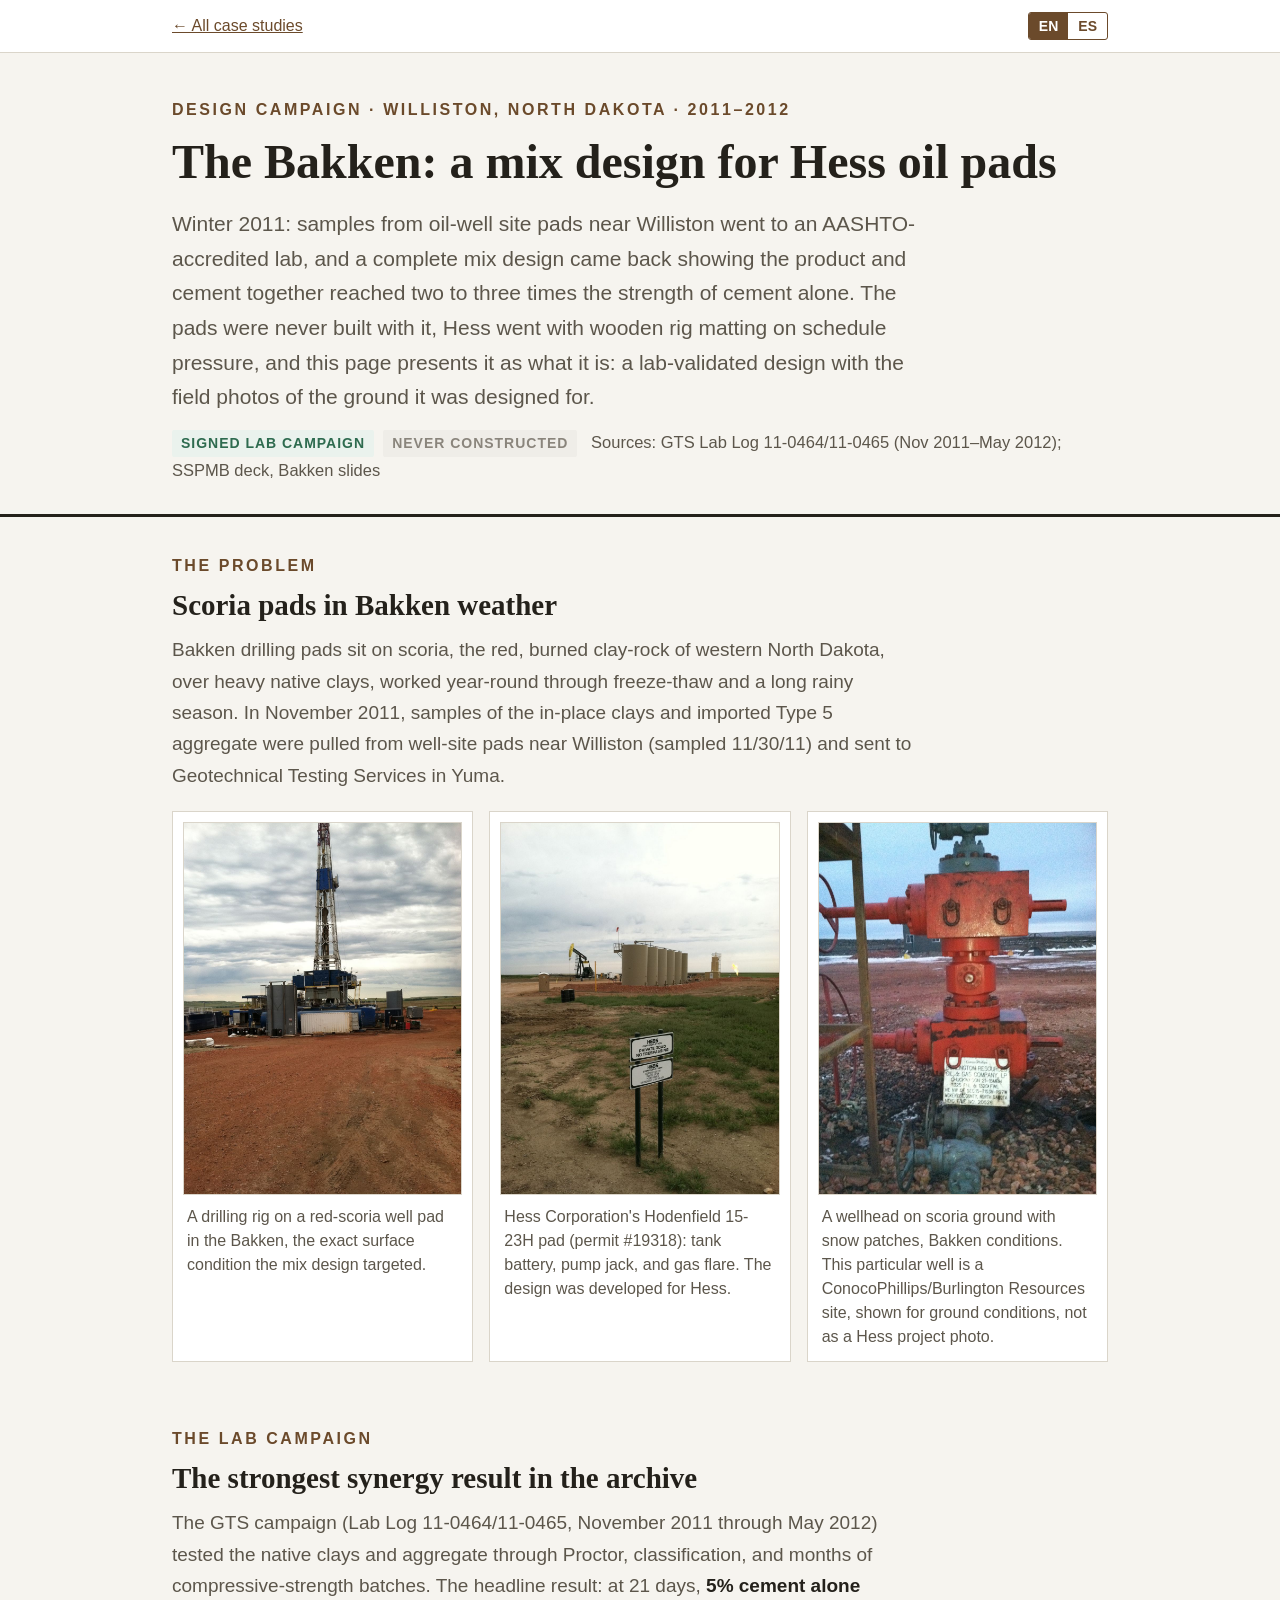
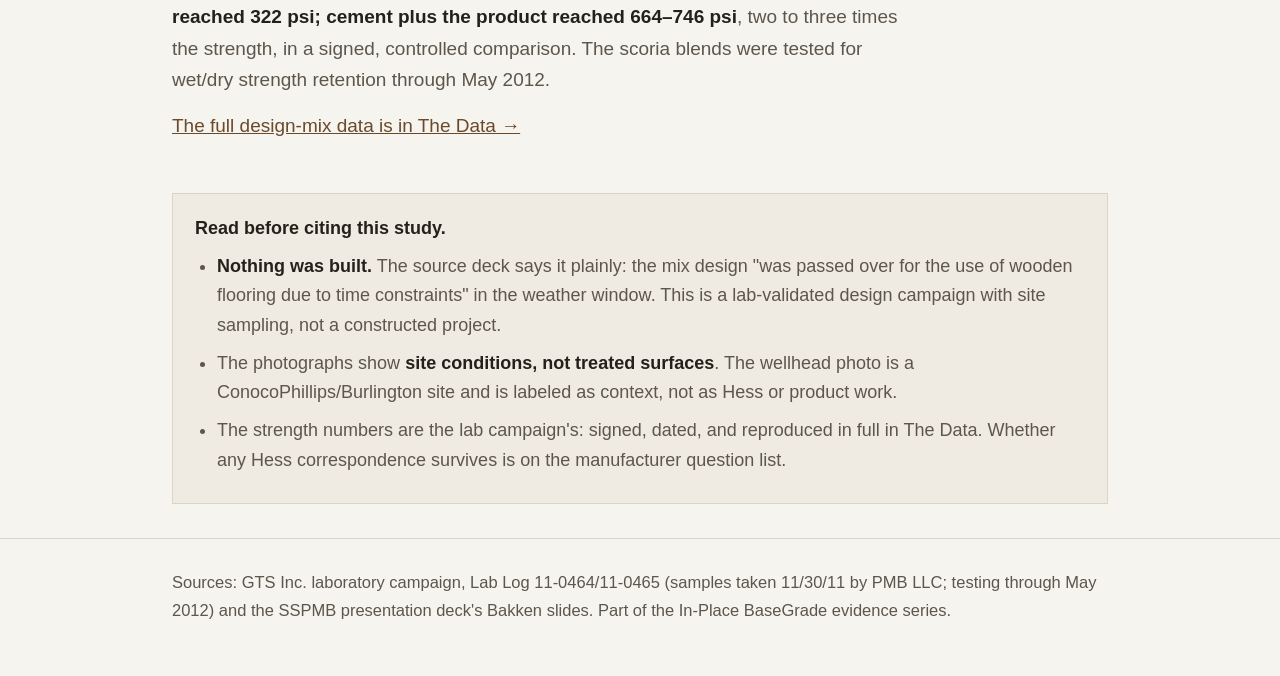
<file: studies/bakken/index.html>
<!DOCTYPE html>
<html lang="en">
<head>
<meta charset="utf-8"><meta name="viewport" content="width=device-width, initial-scale=1">
<meta name="robots" content="noindex, nofollow">
<title>The Bakken: a mix design for Hess oil pads · In-Place BaseGrade</title>
<style>
  :root{
    --ground:#F6F4EF; --paper:#FFFFFF; --ink:#24211B; --ink-soft:#5C564B;
    --line:#DAD5CA; --accent:#6B4A2B;
    --lab:#2E6B4F; --spec:#33587A; --field:#96660F; --open:#8A857C;
    --lab-bg:#EAF2ED; --spec-bg:#EAF0F6; --field-bg:#F6EFDE; --open-bg:#EFEDE8;
    --bad:#9C3B32; --bad-bg:#F7EAE8;
  }
  *{box-sizing:border-box}
  body{margin:0;background:var(--ground);color:var(--ink);
    font:20px/1.65 "Segoe UI",-apple-system,"Helvetica Neue",Arial,sans-serif;}
  h1,h2,h3{font-family:Rockwell,"Roboto Slab",Georgia,serif;line-height:1.2;text-wrap:balance;margin:0;}
  a{color:var(--accent);}
  .wrap{max-width:980px;margin:0 auto;padding:0 22px;}
  .mono{font-family:Consolas,Menlo,monospace;}
  header.page{padding:44px 0 30px;border-bottom:3px solid var(--ink);}
  .eyebrow{font-size:16px;letter-spacing:.16em;text-transform:uppercase;color:var(--accent);font-weight:600;margin:0 0 10px;}
  header.page h1{font-size:clamp(34px,4.5vw,48px);}
  header.page .sub{font-size:21px;color:var(--ink-soft);max-width:66ch;margin:16px 0 0;}
  .chip{display:inline-block;font-size:14px;font-weight:700;letter-spacing:.07em;text-transform:uppercase;padding:2px 9px;border-radius:2px;white-space:nowrap;}
  .chip.lab{color:var(--lab);background:var(--lab-bg);}
  .chip.spec{color:var(--spec);background:var(--spec-bg);}
  .chip.field{color:var(--field);background:var(--field-bg);}
  .chip.open{color:var(--open);background:var(--open-bg);}
  .meta{margin-top:14px;font-size:16.5px;color:var(--ink-soft);}
  section{padding:36px 0 8px;}
  .kicker{font-size:16px;letter-spacing:.16em;text-transform:uppercase;color:var(--accent);font-weight:700;margin-bottom:8px;}
  section h2{font-size:29px;margin-bottom:12px;}
  section p{font-size:19px;color:var(--ink-soft);max-width:70ch;margin:0 0 14px;}
  section p b, section p strong{color:var(--ink);}
  .facts{background:var(--paper);border:1px solid var(--line);border-left:4px solid var(--accent);padding:20px 24px;margin:18px 0;}
  .facts ul{margin:0;padding-left:22px;font-size:18px;color:var(--ink-soft);}
  .facts li{margin-bottom:10px;}
  .facts li b{color:var(--ink);}
  .tablewrap{overflow-x:auto;margin:14px 0;}
  table.dt{width:100%;border-collapse:collapse;font-size:17px;background:var(--paper);border:1px solid var(--line);}
  table.dt th{text-align:left;padding:10px 14px;border-bottom:2px solid var(--line);font-size:15px;text-transform:uppercase;letter-spacing:.04em;color:var(--ink-soft);background:var(--ground);}
  table.dt td{padding:10px 14px;border-bottom:1px solid var(--line);font-variant-numeric:tabular-nums;vertical-align:top;}
  table.dt tr:last-child td{border-bottom:none;}
  .gallery{display:grid;grid-template-columns:repeat(auto-fill,minmax(300px,1fr));gap:16px;margin:20px 0;}
  .gallery figure{margin:0;background:var(--paper);border:1px solid var(--line);padding:10px;}
  .gallery a{display:block;}
  .gallery img{width:100%;display:block;border:1px solid var(--line);cursor:zoom-in;}
  .gallery figcaption{font-size:16px;color:var(--ink-soft);padding:10px 4px 2px;line-height:1.5;}
  .gallery.wide{grid-template-columns:1fr 1fr;}
  @media (max-width:700px){ .gallery, .gallery.wide{grid-template-columns:1fr;} }
  .svc-banner{background:var(--ink);padding:16px 22px;margin:18px 0;}
  .svc-count{font:700 30px/1.2 Consolas,Menlo,monospace;color:#F0C86C;font-variant-numeric:tabular-nums;}
  .svc-line{font-size:16px;color:#EDE9E0;margin-top:5px;line-height:1.5;}
  .honesty{margin:30px 0;padding:20px 22px;background:#EFEBE2;border:1px solid #DDD5C4;font-size:18px;color:var(--ink-soft);}
  .honesty b{color:var(--ink);}
  .honesty ul{margin:8px 0 0;padding-left:22px;}
  .honesty li{margin-bottom:8px;}
  footer{padding:30px 0 52px;font-size:16.5px;color:var(--ink-soft);border-top:1px solid var(--line);margin-top:34px;}
  .backbar{background:var(--paper);border-bottom:1px solid var(--line);}
  .backbar .wrap{padding-top:12px;padding-bottom:12px;font-size:16px;}
  .langtoggle{display:inline-flex;align-items:center;border:1.5px solid var(--accent);border-radius:3px;overflow:hidden;padding:0;background:transparent;cursor:pointer;font-weight:700;font-size:14px;}
  .langtoggle span{padding:5px 10px;color:var(--accent);}
  .langtoggle span.active{background:var(--accent);color:#fff;}
</style></head>
<body>
<div class="backbar"><div class="wrap" style="display:flex;align-items:center;justify-content:space-between;gap:12px;"><a href="../../#cases" target="_top" data-es="&larr; Todos los casos de estudio">&larr; All case studies</a><button type="button" class="langtoggle js-lang-toggle" aria-label="Switch language / Cambiar idioma"><span data-lang-btn="en">EN</span><span data-lang-btn="es">ES</span></button></div></div>
<header class="page"><div class="wrap">
<div class="eyebrow" data-es="Campaña de diseño &middot; Williston, Dakota del Norte &middot; 2011&ndash;2012">Design campaign &middot; Williston, North Dakota &middot; 2011&ndash;2012</div>
<h1 data-es="El Bakken: un diseño de mezcla para las plataformas petroleras de Hess">The Bakken: a mix design for Hess oil pads</h1>
<p class="sub" data-es="Invierno de 2011: se enviaron muestras de las plataformas de pozos petroleros cerca de Williston a un laboratorio acreditado por AASHTO, y se obtuvo un diseño de mezcla completo que mostraba que el producto junto con el cemento alcanzaba de dos a tres veces la resistencia del cemento solo. Las plataformas nunca se construyeron con él: Hess optó por entablado de madera para la plataforma de perforación debido a la presión del cronograma, y esta página lo presenta tal como es: un diseño validado en laboratorio con las fotos de campo del terreno para el que fue diseñado.">Winter 2011: samples from oil-well site pads near Williston went to an AASHTO-accredited lab, and a complete mix design came back showing the product and cement together reached two to three times the strength of cement alone. The pads were never built with it, Hess went with wooden rig matting on schedule pressure, and this page presents it as what it is: a lab-validated design with the field photos of the ground it was designed for.</p>
<div class="meta" data-es="<span class=&quot;chip lab&quot;>Campaña de laboratorio firmada</span> &nbsp;<span class=&quot;chip open&quot;>Nunca construido</span> &nbsp; Fuentes: GTS Lab Log 11-0464/11-0465 (nov. 2011&ndash;mayo 2012); presentación SSPMB, diapositivas de Bakken"><span class="chip lab">Signed lab campaign</span> &nbsp;<span class="chip open">Never constructed</span> &nbsp; Sources: GTS Lab Log 11-0464/11-0465 (Nov 2011&ndash;May 2012); SSPMB deck, Bakken slides</div>
</div></header>
<section><div class="wrap">
<div class="kicker" data-es="El problema">The problem</div>
<h2 data-es="Plataformas de escoria en el clima del Bakken">Scoria pads in Bakken weather</h2>
<p data-es="Las plataformas de perforación del Bakken se asientan sobre escoria, la roca de arcilla quemada y rojiza del oeste de Dakota del Norte, sobre arcillas nativas pesadas, trabajadas todo el año a través de ciclos de hielo-deshielo y una larga temporada de lluvias. En noviembre de 2011, se extrajeron muestras de las arcillas in situ y del agregado importado Tipo 5 de plataformas de pozos cerca de Williston (muestreadas el 30/11/11) y se enviaron a Geotechnical Testing Services en Yuma.">Bakken drilling pads sit on scoria, the red, burned clay-rock of western North Dakota, over heavy native clays, worked year-round through freeze-thaw and a long rainy season. In November 2011, samples of the in-place clays and imported Type 5 aggregate were pulled from well-site pads near Williston (sampled 11/30/11) and sent to Geotechnical Testing Services in Yuma.</p>
<div class="gallery"><figure><a href="img/rig-scoria-pad.jpg" target="_blank" rel="noopener"><img src="img/rig-scoria-pad.jpg" alt="A drilling rig on a red-scoria well pad in the Bakken, the exact surface condition the mix design targeted." decoding="async"></a><figcaption data-es="Una plataforma de perforación sobre una plataforma de pozo de escoria roja en el Bakken, exactamente la condición de superficie a la que apuntaba el diseño de mezcla.">A drilling rig on a red-scoria well pad in the Bakken, the exact surface condition the mix design targeted.</figcaption></figure><figure><a href="img/hess-sign.jpg" target="_blank" rel="noopener"><img src="img/hess-sign.jpg" alt="Hess Corporation&#x27;s Hodenfield 15-23H pad (permit #19318): tank battery, pump jack, and gas flare. The design was developed for Hess." decoding="async"></a><figcaption data-es="Plataforma Hodenfield 15-23H de Hess Corporation (permiso #19318): batería de tanques, bomba de balancín y antorcha de gas. El diseño fue desarrollado para Hess.">Hess Corporation's Hodenfield 15-23H pad (permit #19318): tank battery, pump jack, and gas flare. The design was developed for Hess.</figcaption></figure><figure><a href="img/wellhead-scoria.jpg" target="_blank" rel="noopener"><img src="img/wellhead-scoria.jpg" alt="A wellhead on scoria ground with snow patches, Bakken conditions. This particular well is a ConocoPhillips/Burlington Resources site, shown for ground conditions, not as a Hess project photo." decoding="async"></a><figcaption data-es="Un cabezal de pozo sobre terreno de escoria con parches de nieve, condiciones del Bakken. Este pozo en particular es un sitio de ConocoPhillips/Burlington Resources, mostrado por las condiciones del terreno, no como foto de un proyecto de Hess.">A wellhead on scoria ground with snow patches, Bakken conditions. This particular well is a ConocoPhillips/Burlington Resources site, shown for ground conditions, not as a Hess project photo.</figcaption></figure></div>
</div></section>
<section><div class="wrap">
<div class="kicker" data-es="La campaña de laboratorio">The lab campaign</div>
<h2 data-es="El resultado de sinergia más fuerte del archivo">The strongest synergy result in the archive</h2>
<p data-es="La campaña de GTS (Lab Log 11-0464/11-0465, de noviembre de 2011 a mayo de 2012) sometió las arcillas nativas y el agregado a Proctor, clasificación y meses de lotes de resistencia a la compresión. El resultado principal: a los 21 días, <b>el 5% de cemento solo alcanzó 322 psi; el cemento más el producto alcanzó 664&ndash;746 psi</b>, de dos a tres veces la resistencia, en una comparación firmada y controlada. Las mezclas de escoria se probaron para retención de resistencia en húmedo/seco hasta mayo de 2012.">The GTS campaign (Lab Log 11-0464/11-0465, November 2011 through May 2012) tested the native clays and aggregate through Proctor, classification, and months of compressive-strength batches. The headline result: at 21 days, <b>5% cement alone reached 322 psi; cement plus the product reached 664&ndash;746 psi</b>, two to three times the strength, in a signed, controlled comparison. The scoria blends were tested for wet/dry strength retention through May 2012.</p>
<p><a href="../../#engineering:r-north-dakota-williston-oil-pad-design-mix" target="_top" data-es="Los datos completos del diseño de mezcla están en Los Datos &rarr;">The full design-mix data is in The Data &rarr;</a></p>
</div></section>
<div class="wrap"><div class="honesty"><b data-es="Lea esto antes de citar este estudio.">Read before citing this study.</b><ul><li data-es="<b>No se construyó nada.</b> La presentación fuente lo dice claramente: el diseño de mezcla &quot;fue descartado en favor del uso de entablado de madera debido a las restricciones de tiempo&quot; dentro de la ventana climática. Esta es una campaña de diseño validada en laboratorio con muestreo de campo, no un proyecto construido."><b>Nothing was built.</b> The source deck says it plainly: the mix design "was passed over for the use of wooden flooring due to time constraints" in the weather window. This is a lab-validated design campaign with site sampling, not a constructed project.</li><li data-es="Las fotografías muestran <b>condiciones del sitio, no superficies tratadas</b>. La foto del cabezal de pozo es de un sitio de ConocoPhillips/Burlington y está etiquetada como contexto, no como trabajo de Hess o del producto.">The photographs show <b>site conditions, not treated surfaces</b>. The wellhead photo is a ConocoPhillips/Burlington site and is labeled as context, not as Hess or product work.</li><li data-es="Las cifras de resistencia son las de la campaña de laboratorio: firmadas, fechadas y reproducidas en su totalidad en Los Datos. Si sobrevive alguna correspondencia con Hess está en la lista de preguntas pendientes para el fabricante.">The strength numbers are the lab campaign's: signed, dated, and reproduced in full in The Data. Whether any Hess correspondence survives is on the manufacturer question list.</li></ul></div></div>
<footer><div class="wrap" data-es="Fuentes: campaña de laboratorio de GTS Inc., Lab Log 11-0464/11-0465 (muestras tomadas el 30/11/11 por PMB LLC; pruebas hasta mayo de 2012) y las diapositivas de Bakken de la presentación SSPMB. Parte de la serie de evidencia de In-Place BaseGrade.">Sources: GTS Inc. laboratory campaign, Lab Log 11-0464/11-0465 (samples taken 11/30/11 by PMB LLC; testing through May 2012) and the SSPMB presentation deck's Bakken slides. Part of the In-Place BaseGrade evidence series.</div></footer>
<script>
(function(){
  var STORAGE_KEY='inplace-lang';
  function applyLang(lang){
    var nodes=document.querySelectorAll('[data-es]');
    nodes.forEach(function(el){
      if(!el.hasAttribute('data-en')){ el.setAttribute('data-en', el.innerHTML); }
      el.innerHTML = lang==='es' ? el.getAttribute('data-es') : el.getAttribute('data-en');
    });
    document.documentElement.lang = lang;
    document.querySelectorAll('.js-lang-toggle').forEach(function(btn){
      var enSpan=btn.querySelector('[data-lang-btn="en"]');
      var esSpan=btn.querySelector('[data-lang-btn="es"]');
      if(enSpan) enSpan.classList.toggle('active', lang==='en');
      if(esSpan) esSpan.classList.toggle('active', lang==='es');
    });
  }
  function toggleLang(){
    var current = document.documentElement.lang==='es' ? 'es' : 'en';
    var next = current==='es' ? 'en' : 'es';
    try{ localStorage.setItem(STORAGE_KEY, next); }catch(e){}
    applyLang(next);
  }
  document.addEventListener('DOMContentLoaded', function(){
    var stored=null;
    try{ stored=localStorage.getItem(STORAGE_KEY); }catch(e){}
    applyLang(stored==='es'?'es':'en');
    document.querySelectorAll('.js-lang-toggle').forEach(function(btn){
      btn.addEventListener('click', toggleLang);
    });
  });
  window.addEventListener('message', function(e){
    if(!e.data || e.data.type!=='inplace-lang') return;
    var lang = e.data.lang==='es' ? 'es' : 'en';
    try{ localStorage.setItem(STORAGE_KEY, lang); }catch(err){}
    applyLang(lang);
  });
})();
</script>
</body>
</html>
</file>
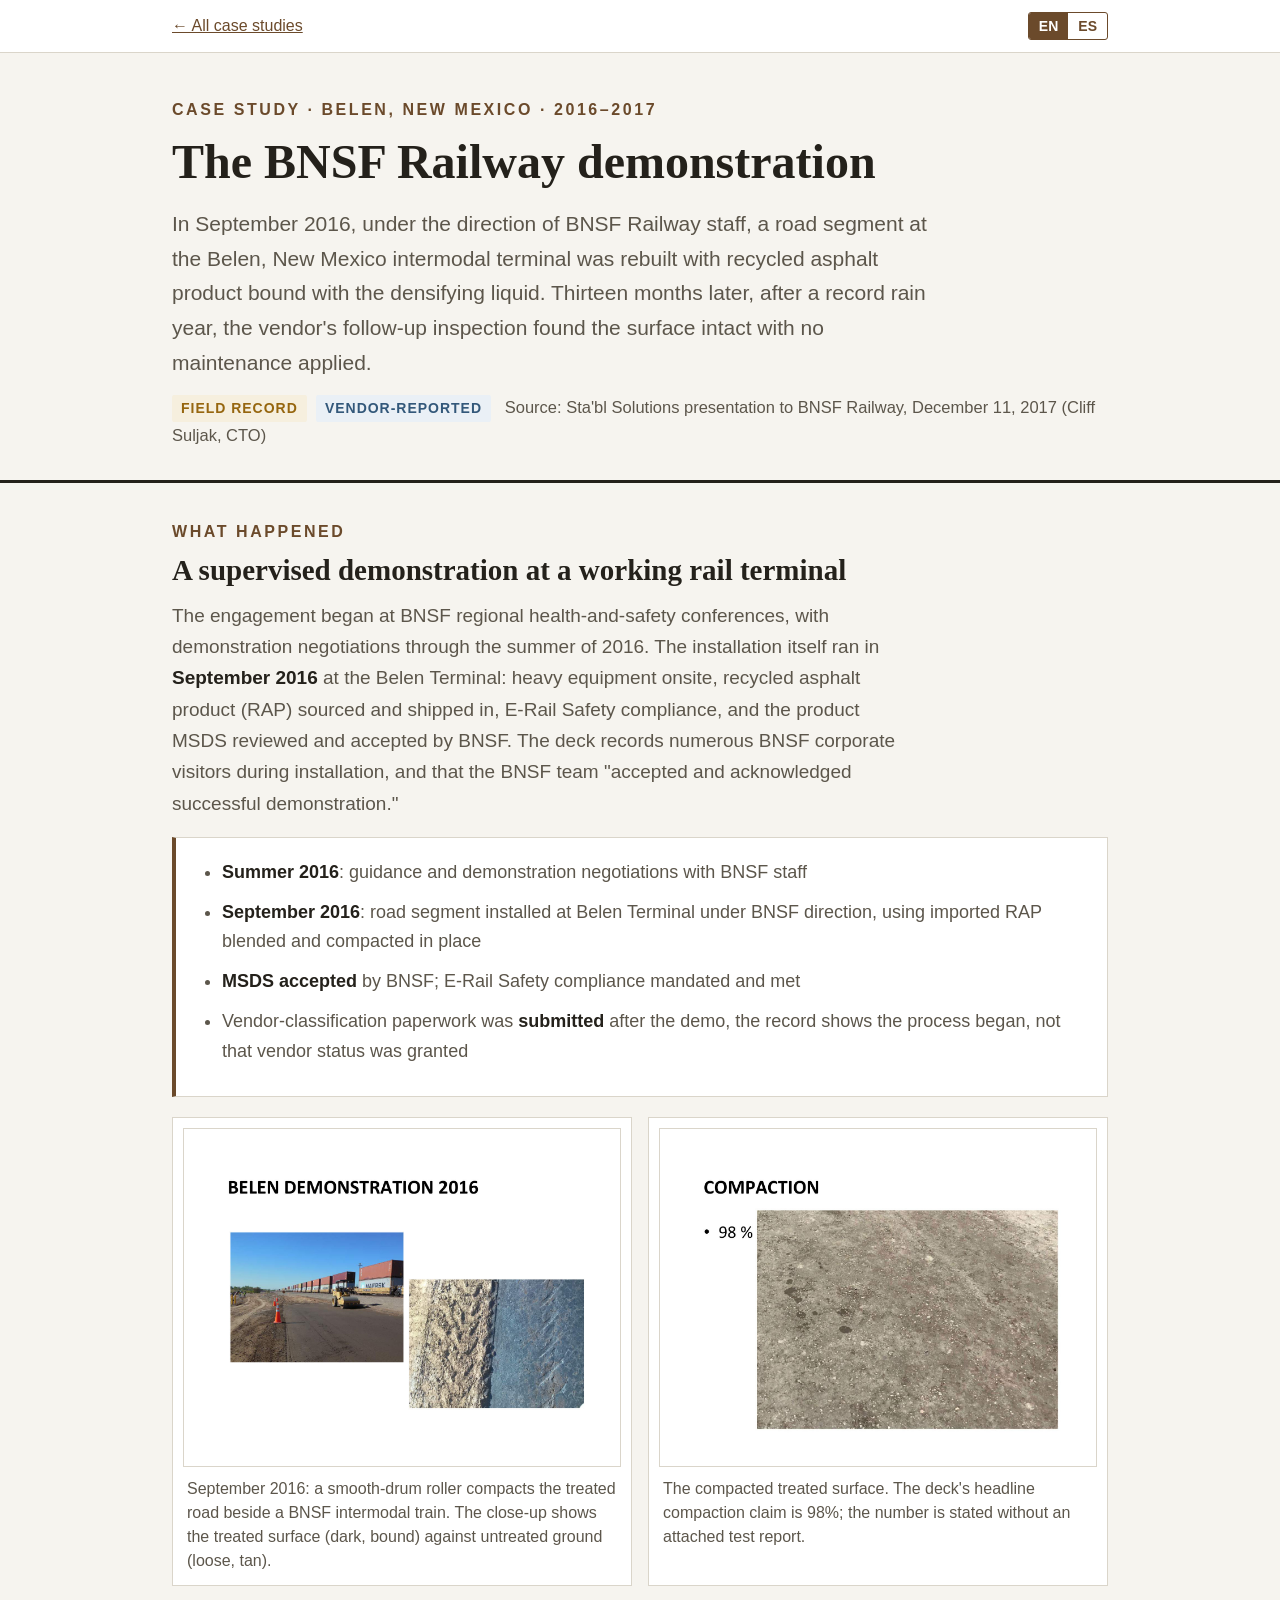
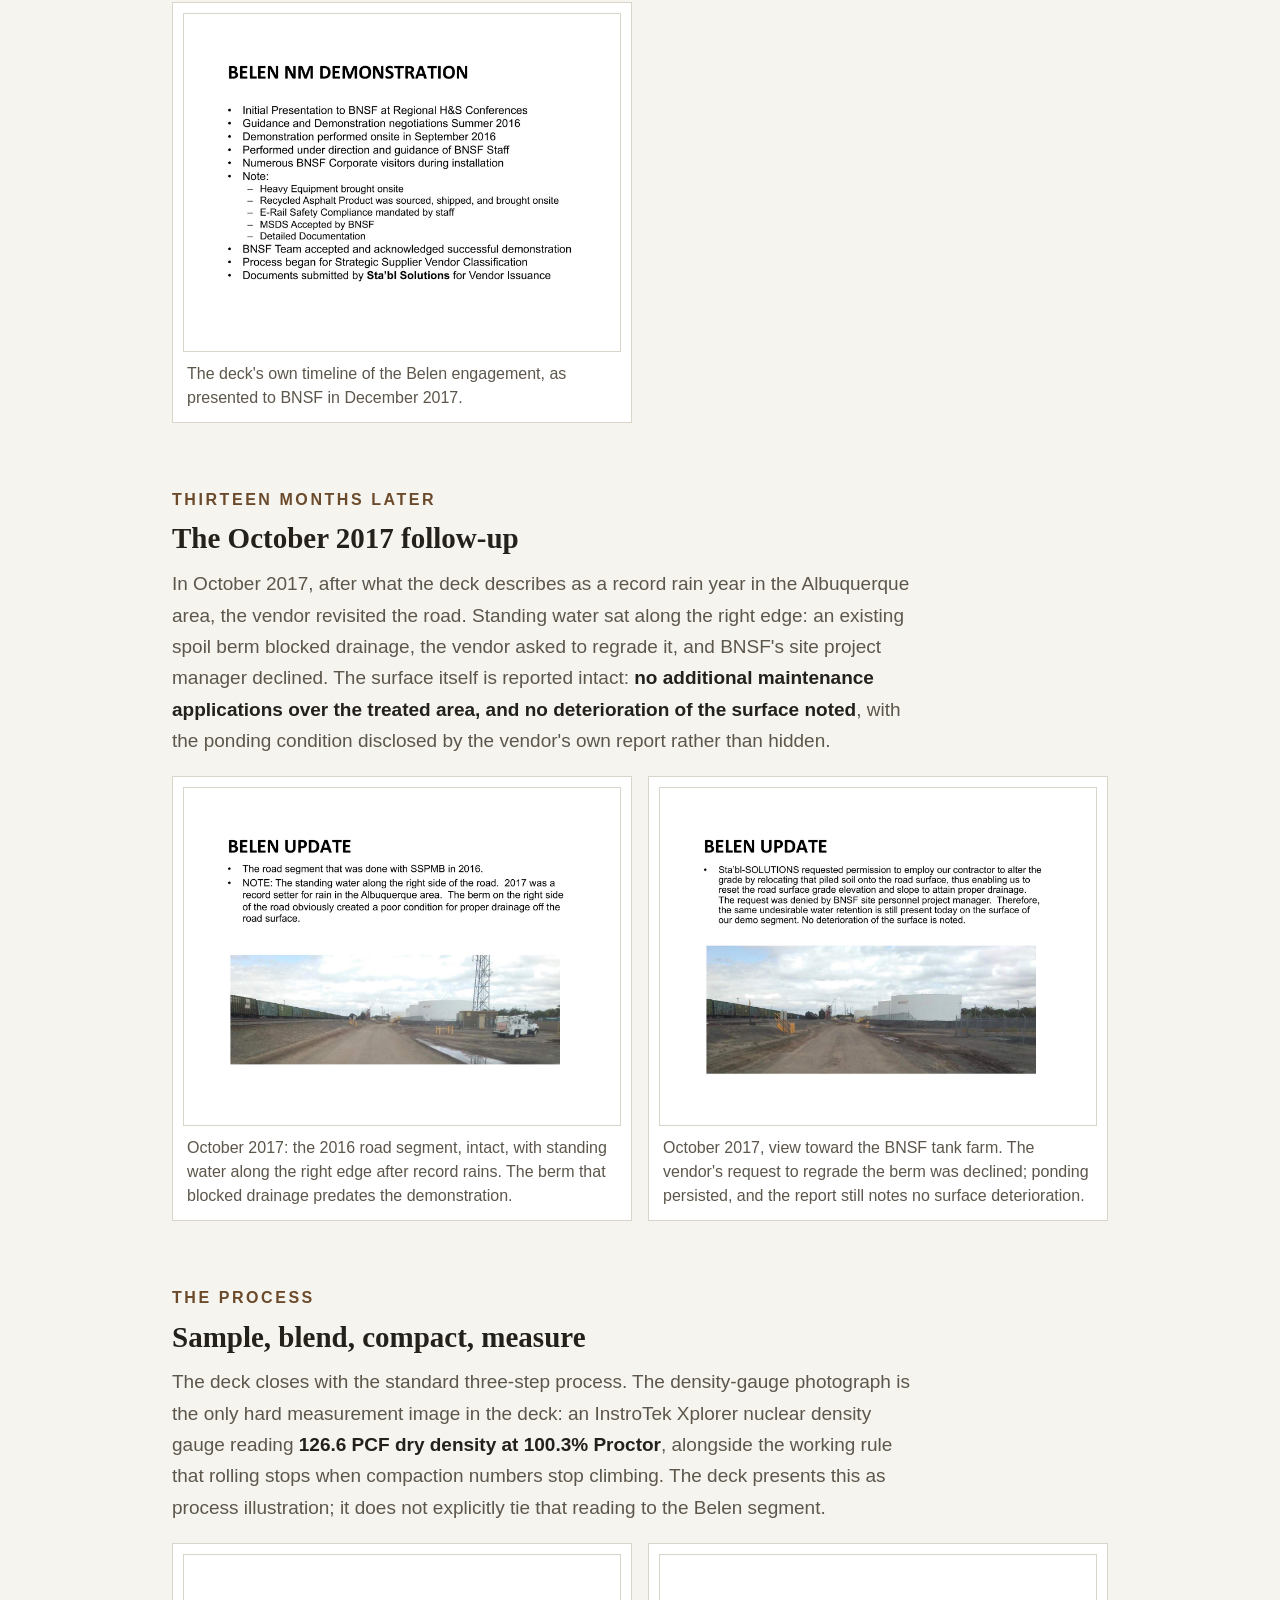
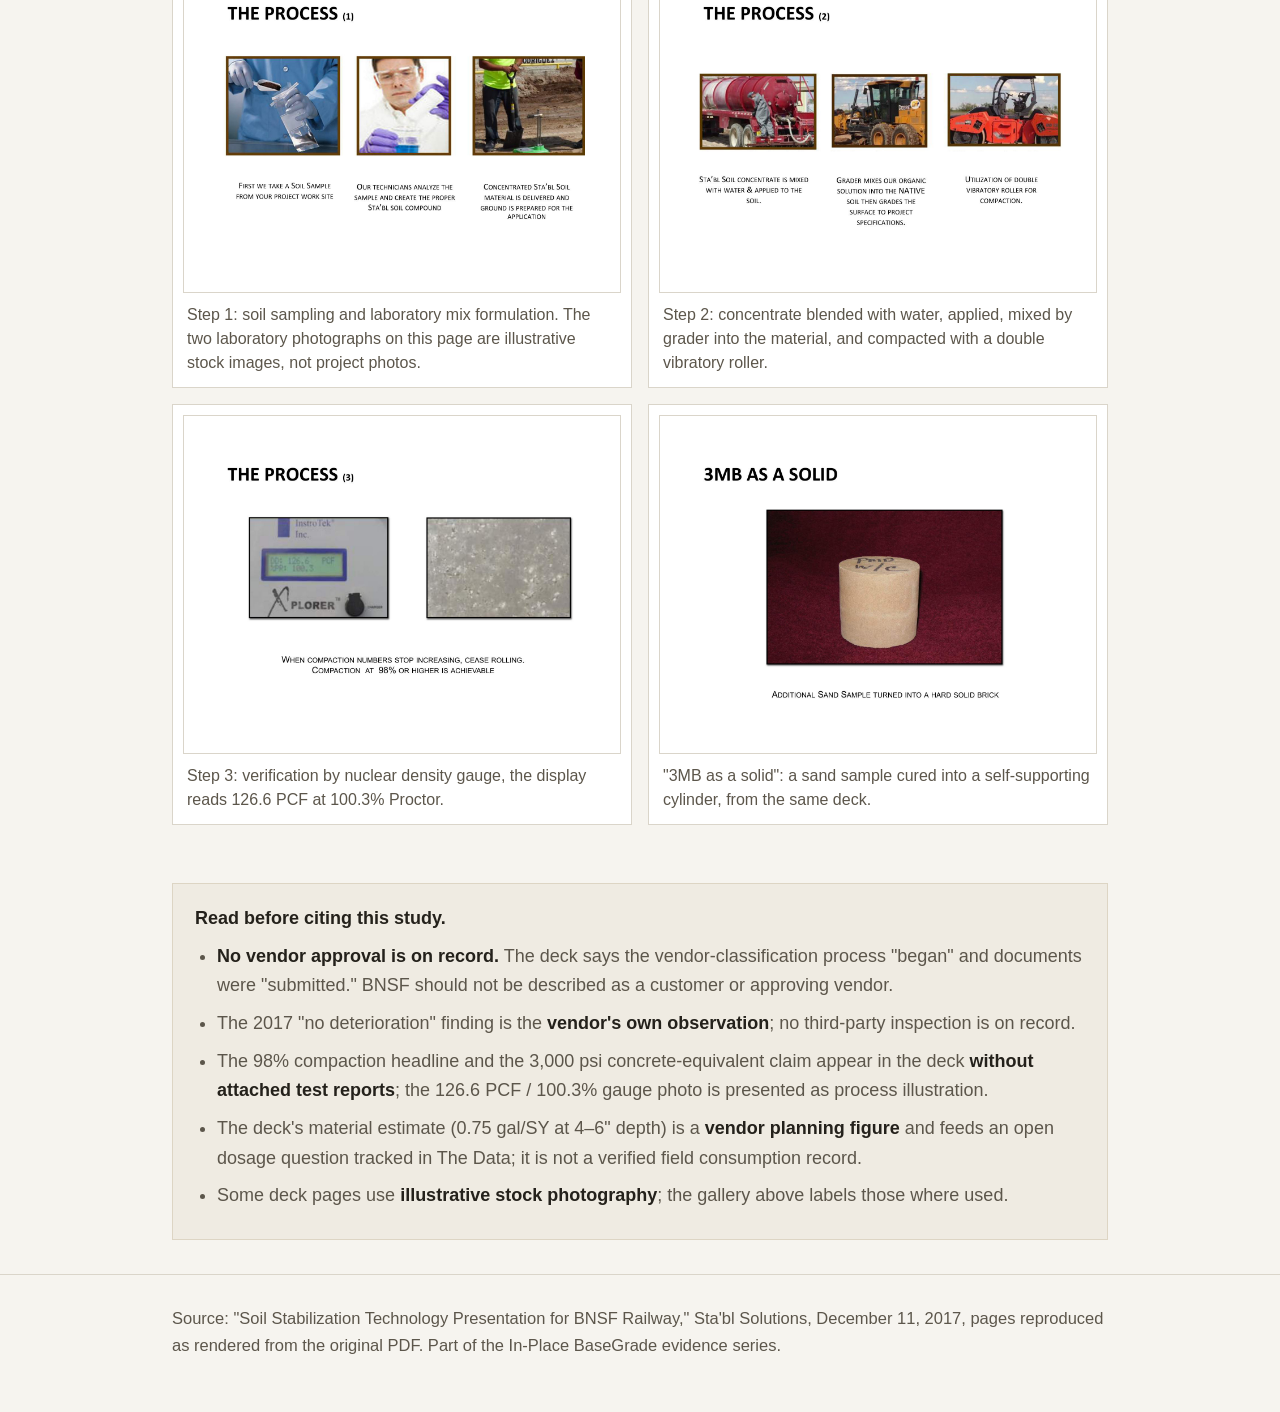
<file: studies/bnsf/index.html>
<!DOCTYPE html>
<html lang="en">
<head>
<meta charset="utf-8"><meta name="viewport" content="width=device-width, initial-scale=1">
<meta name="robots" content="noindex, nofollow">
<title>The BNSF Railway demonstration · In-Place BaseGrade</title>
<style>
  :root{
    --ground:#F6F4EF; --paper:#FFFFFF; --ink:#24211B; --ink-soft:#5C564B;
    --line:#DAD5CA; --accent:#6B4A2B;
    --lab:#2E6B4F; --spec:#33587A; --field:#96660F; --open:#8A857C;
    --lab-bg:#EAF2ED; --spec-bg:#EAF0F6; --field-bg:#F6EFDE; --open-bg:#EFEDE8;
    --bad:#9C3B32; --bad-bg:#F7EAE8;
  }
  *{box-sizing:border-box}
  body{margin:0;background:var(--ground);color:var(--ink);
    font:20px/1.65 "Segoe UI",-apple-system,"Helvetica Neue",Arial,sans-serif;}
  h1,h2,h3{font-family:Rockwell,"Roboto Slab",Georgia,serif;line-height:1.2;text-wrap:balance;margin:0;}
  a{color:var(--accent);}
  .wrap{max-width:980px;margin:0 auto;padding:0 22px;}
  .mono{font-family:Consolas,Menlo,monospace;}
  header.page{padding:44px 0 30px;border-bottom:3px solid var(--ink);}
  .eyebrow{font-size:16px;letter-spacing:.16em;text-transform:uppercase;color:var(--accent);font-weight:600;margin:0 0 10px;}
  header.page h1{font-size:clamp(34px,4.5vw,48px);}
  header.page .sub{font-size:21px;color:var(--ink-soft);max-width:66ch;margin:16px 0 0;}
  .chip{display:inline-block;font-size:14px;font-weight:700;letter-spacing:.07em;text-transform:uppercase;padding:2px 9px;border-radius:2px;white-space:nowrap;}
  .chip.lab{color:var(--lab);background:var(--lab-bg);}
  .chip.spec{color:var(--spec);background:var(--spec-bg);}
  .chip.field{color:var(--field);background:var(--field-bg);}
  .chip.open{color:var(--open);background:var(--open-bg);}
  .meta{margin-top:14px;font-size:16.5px;color:var(--ink-soft);}
  section{padding:36px 0 8px;}
  .kicker{font-size:16px;letter-spacing:.16em;text-transform:uppercase;color:var(--accent);font-weight:700;margin-bottom:8px;}
  section h2{font-size:29px;margin-bottom:12px;}
  section p{font-size:19px;color:var(--ink-soft);max-width:70ch;margin:0 0 14px;}
  section p b, section p strong{color:var(--ink);}
  .facts{background:var(--paper);border:1px solid var(--line);border-left:4px solid var(--accent);padding:20px 24px;margin:18px 0;}
  .facts ul{margin:0;padding-left:22px;font-size:18px;color:var(--ink-soft);}
  .facts li{margin-bottom:10px;}
  .facts li b{color:var(--ink);}
  .tablewrap{overflow-x:auto;margin:14px 0;}
  table.dt{width:100%;border-collapse:collapse;font-size:17px;background:var(--paper);border:1px solid var(--line);}
  table.dt th{text-align:left;padding:10px 14px;border-bottom:2px solid var(--line);font-size:15px;text-transform:uppercase;letter-spacing:.04em;color:var(--ink-soft);background:var(--ground);}
  table.dt td{padding:10px 14px;border-bottom:1px solid var(--line);font-variant-numeric:tabular-nums;vertical-align:top;}
  table.dt tr:last-child td{border-bottom:none;}
  .gallery{display:grid;grid-template-columns:repeat(auto-fill,minmax(300px,1fr));gap:16px;margin:20px 0;}
  .gallery figure{margin:0;background:var(--paper);border:1px solid var(--line);padding:10px;}
  .gallery a{display:block;}
  .gallery img{width:100%;display:block;border:1px solid var(--line);cursor:zoom-in;}
  .gallery figcaption{font-size:16px;color:var(--ink-soft);padding:10px 4px 2px;line-height:1.5;}
  .gallery.wide{grid-template-columns:1fr 1fr;}
  @media (max-width:700px){ .gallery, .gallery.wide{grid-template-columns:1fr;} }
  .svc-banner{background:var(--ink);padding:16px 22px;margin:18px 0;}
  .svc-count{font:700 30px/1.2 Consolas,Menlo,monospace;color:#F0C86C;font-variant-numeric:tabular-nums;}
  .svc-line{font-size:16px;color:#EDE9E0;margin-top:5px;line-height:1.5;}
  .honesty{margin:30px 0;padding:20px 22px;background:#EFEBE2;border:1px solid #DDD5C4;font-size:18px;color:var(--ink-soft);}
  .honesty b{color:var(--ink);}
  .honesty ul{margin:8px 0 0;padding-left:22px;}
  .honesty li{margin-bottom:8px;}
  footer{padding:30px 0 52px;font-size:16.5px;color:var(--ink-soft);border-top:1px solid var(--line);margin-top:34px;}
  .backbar{background:var(--paper);border-bottom:1px solid var(--line);}
  .backbar .wrap{padding-top:12px;padding-bottom:12px;font-size:16px;}
  .langtoggle{display:inline-flex;align-items:center;border:1.5px solid var(--accent);border-radius:3px;overflow:hidden;padding:0;background:transparent;cursor:pointer;font-weight:700;font-size:14px;}
  .langtoggle span{padding:5px 10px;color:var(--accent);}
  .langtoggle span.active{background:var(--accent);color:#fff;}
</style></head>
<body>
<div class="backbar"><div class="wrap" style="display:flex;align-items:center;justify-content:space-between;gap:12px;"><a href="../../#cases" target="_top" data-es="&larr; Todos los casos de estudio">&larr; All case studies</a><button type="button" class="langtoggle js-lang-toggle" aria-label="Switch language / Cambiar idioma"><span data-lang-btn="en">EN</span><span data-lang-btn="es">ES</span></button></div></div>
<header class="page"><div class="wrap">
<div class="eyebrow" data-es="Caso de estudio &middot; Belen, Nuevo M&eacute;xico &middot; 2016&ndash;2017">Case study &middot; Belen, New Mexico &middot; 2016&ndash;2017</div>
<h1 data-es="La demostraci&oacute;n de BNSF Railway">The BNSF Railway demonstration</h1>
<p class="sub" data-es="En septiembre de 2016, bajo la direcci&oacute;n del personal de BNSF Railway, se reconstruy&oacute; un tramo de v&iacute;a en la terminal intermodal de Belen, Nuevo M&eacute;xico, con producto asf&aacute;ltico reciclado ligado con el l&iacute;quido densificante. Trece meses despu&eacute;s, tras un a&ntilde;o r&eacute;cord de lluvias, la inspecci&oacute;n de seguimiento del proveedor encontr&oacute; la superficie intacta sin mantenimiento aplicado.">In September 2016, under the direction of BNSF Railway staff, a road segment at the Belen, New Mexico intermodal terminal was rebuilt with recycled asphalt product bound with the densifying liquid. Thirteen months later, after a record rain year, the vendor's follow-up inspection found the surface intact with no maintenance applied.</p>
<div class="meta" data-es="<span class=&quot;chip field&quot;>Registro de campo</span> &nbsp;<span class=&quot;chip spec&quot;>Reportado por el proveedor</span> &nbsp; Fuente: presentaci&oacute;n de Sta'bl Solutions a BNSF Railway, 11 de diciembre de 2017 (Cliff Suljak, CTO)"><span class="chip field">Field record</span> &nbsp;<span class="chip spec">Vendor-reported</span> &nbsp; Source: Sta'bl Solutions presentation to BNSF Railway, December 11, 2017 (Cliff Suljak, CTO)</div>
</div></header>
<section><div class="wrap">
<div class="kicker" data-es="Lo que sucedi&oacute;">What happened</div>
<h2 data-es="Una demostraci&oacute;n supervisada en una terminal ferroviaria en operaci&oacute;n">A supervised demonstration at a working rail terminal</h2>
<p data-es="El proyecto comenz&oacute; en conferencias regionales de salud y seguridad de BNSF, con negociaciones para la demostraci&oacute;n durante el verano de 2016. La instalaci&oacute;n se realiz&oacute; en <b>septiembre de 2016</b> en la Terminal Belen: equipo pesado en el sitio, producto asf&aacute;ltico reciclado (RAP) obtenido y transportado, cumplimiento de E-Rail Safety, y la MSDS del producto revisada y aceptada por BNSF. El documento registra numerosas visitas corporativas de BNSF durante la instalaci&oacute;n, y que el equipo de BNSF &quot;acept&oacute; y reconoci&oacute; una demostraci&oacute;n exitosa&quot;.">The engagement began at BNSF regional health-and-safety conferences, with demonstration negotiations through the summer of 2016. The installation itself ran in <b>September 2016</b> at the Belen Terminal: heavy equipment onsite, recycled asphalt product (RAP) sourced and shipped in, E-Rail Safety compliance, and the product MSDS reviewed and accepted by BNSF. The deck records numerous BNSF corporate visitors during installation, and that the BNSF team "accepted and acknowledged successful demonstration."</p>
<div class="facts" data-es="<ul><li><b>Verano de 2016</b>: orientaci&oacute;n y negociaciones de demostraci&oacute;n con el personal de BNSF</li><li><b>Septiembre de 2016</b>: tramo instalado en la Terminal Belen bajo la direcci&oacute;n de BNSF, usando RAP importado mezclado y compactado in situ</li><li><b>MSDS aceptada</b> por BNSF; cumplimiento de E-Rail Safety exigido y cumplido</li><li>La documentaci&oacute;n de clasificaci&oacute;n de proveedor fue <b>enviada</b> despu&eacute;s de la demostraci&oacute;n; el registro muestra que el proceso comenz&oacute;, no que se otorg&oacute; el estatus de proveedor</li></ul>"><ul><li><b>Summer 2016</b>: guidance and demonstration negotiations with BNSF staff</li><li><b>September 2016</b>: road segment installed at Belen Terminal under BNSF direction, using imported RAP blended and compacted in place</li><li><b>MSDS accepted</b> by BNSF; E-Rail Safety compliance mandated and met</li><li>Vendor-classification paperwork was <b>submitted</b> after the demo, the record shows the process began, not that vendor status was granted</li></ul></div>
<div class="gallery wide"><figure><a href="img/bnsf-p05.jpg" target="_blank" rel="noopener"><img src="img/bnsf-p05.jpg" alt="September 2016: a smooth-drum roller compacts the treated road beside a BNSF intermodal train. The close-up shows the treated surface (dark, bound) against untreated ground (loose, tan)." decoding="async"></a><figcaption data-es="Septiembre de 2016: un rodillo de tambor liso compacta el camino tratado junto a un tren intermodal de BNSF. El acercamiento muestra la superficie tratada (oscura, ligada) contra el terreno sin tratar (suelto, color tostado).">September 2016: a smooth-drum roller compacts the treated road beside a BNSF intermodal train. The close-up shows the treated surface (dark, bound) against untreated ground (loose, tan).</figcaption></figure><figure><a href="img/bnsf-p10.jpg" target="_blank" rel="noopener"><img src="img/bnsf-p10.jpg" alt="The compacted treated surface. The deck&#x27;s headline compaction claim is 98%; the number is stated without an attached test report." decoding="async"></a><figcaption data-es="La superficie tratada compactada. La cifra principal de compactaci&oacute;n del documento es 98%; el n&uacute;mero se presenta sin un informe de prueba adjunto.">The compacted treated surface. The deck's headline compaction claim is 98%; the number is stated without an attached test report.</figcaption></figure><figure><a href="img/bnsf-p04.jpg" target="_blank" rel="noopener"><img src="img/bnsf-p04.jpg" alt="The deck&#x27;s own timeline of the Belen engagement, as presented to BNSF in December 2017." decoding="async"></a><figcaption data-es="La propia cronolog&iacute;a del proyecto Belen, seg&uacute;n el documento presentado a BNSF en diciembre de 2017.">The deck's own timeline of the Belen engagement, as presented to BNSF in December 2017.</figcaption></figure></div>
</div></section>
<section><div class="wrap">
<div class="kicker" data-es="Trece meses despu&eacute;s">Thirteen months later</div>
<h2 data-es="El seguimiento de octubre de 2017">The October 2017 follow-up</h2>
<p data-es="En octubre de 2017, tras lo que el documento describe como un a&ntilde;o r&eacute;cord de lluvias en el &aacute;rea de Albuquerque, el proveedor volvi&oacute; a visitar el camino. Hab&iacute;a agua estancada en el borde derecho: un berma de escombros existente bloqueaba el drenaje, el proveedor pidi&oacute; reperfilarla, y el gerente de proyecto del sitio de BNSF lo rechaz&oacute;. Se reporta que la superficie misma est&aacute; intacta: <b>sin aplicaciones de mantenimiento adicionales sobre el &aacute;rea tratada, y sin deterioro de la superficie observado</b>, con la condici&oacute;n de encharcamiento revelada por el propio informe del proveedor y no ocultada.">In October 2017, after what the deck describes as a record rain year in the Albuquerque area, the vendor revisited the road. Standing water sat along the right edge: an existing spoil berm blocked drainage, the vendor asked to regrade it, and BNSF's site project manager declined. The surface itself is reported intact: <b>no additional maintenance applications over the treated area, and no deterioration of the surface noted</b>, with the ponding condition disclosed by the vendor's own report rather than hidden.</p>
<div class="gallery wide"><figure><a href="img/bnsf-p06.jpg" target="_blank" rel="noopener"><img src="img/bnsf-p06.jpg" alt="October 2017: the 2016 road segment, intact, with standing water along the right edge after record rains. The berm that blocked drainage predates the demonstration." decoding="async"></a><figcaption data-es="Octubre de 2017: el tramo de 2016, intacto, con agua estancada en el borde derecho tras lluvias r&eacute;cord. La berma que bloqueaba el drenaje es anterior a la demostraci&oacute;n.">October 2017: the 2016 road segment, intact, with standing water along the right edge after record rains. The berm that blocked drainage predates the demonstration.</figcaption></figure><figure><a href="img/bnsf-p07.jpg" target="_blank" rel="noopener"><img src="img/bnsf-p07.jpg" alt="October 2017, view toward the BNSF tank farm. The vendor&#x27;s request to regrade the berm was declined; ponding persisted, and the report still notes no surface deterioration." decoding="async"></a><figcaption data-es="Octubre de 2017, vista hacia el patio de tanques de BNSF. La solicitud del proveedor de reperfilar la berma fue rechazada; el encharcamiento persisti&oacute;, y el informe sigue sin notar deterioro de la superficie.">October 2017, view toward the BNSF tank farm. The vendor's request to regrade the berm was declined; ponding persisted, and the report still notes no surface deterioration.</figcaption></figure></div>
</div></section>
<section><div class="wrap">
<div class="kicker" data-es="El proceso">The process</div>
<h2 data-es="Muestrear, mezclar, compactar, medir">Sample, blend, compact, measure</h2>
<p data-es="El documento cierra con el proceso est&aacute;ndar de tres pasos. La fotograf&iacute;a del medidor de densidad es la &uacute;nica imagen de medici&oacute;n dura en el documento: un medidor de densidad nuclear InstroTek Xplorer con lectura de <b>126.6 PCF de densidad seca al 100.3% del Proctor</b>, junto con la regla de trabajo de que la compactaci&oacute;n se detiene cuando los n&uacute;meros dejan de subir. El documento presenta esto como ilustraci&oacute;n del proceso; no vincula expl&iacute;citamente esa lectura al tramo de Belen.">The deck closes with the standard three-step process. The density-gauge photograph is the only hard measurement image in the deck: an InstroTek Xplorer nuclear density gauge reading <b>126.6 PCF dry density at 100.3% Proctor</b>, alongside the working rule that rolling stops when compaction numbers stop climbing. The deck presents this as process illustration; it does not explicitly tie that reading to the Belen segment.</p>
<div class="gallery wide"><figure><a href="img/bnsf-p26.jpg" target="_blank" rel="noopener"><img src="img/bnsf-p26.jpg" alt="Step 1: soil sampling and laboratory mix formulation. The two laboratory photographs on this page are illustrative stock images, not project photos." decoding="async"></a><figcaption data-es="Paso 1: muestreo de suelo y formulaci&oacute;n de mezcla en laboratorio. Las dos fotograf&iacute;as de laboratorio en esta p&aacute;gina son im&aacute;genes de stock ilustrativas, no fotos del proyecto.">Step 1: soil sampling and laboratory mix formulation. The two laboratory photographs on this page are illustrative stock images, not project photos.</figcaption></figure><figure><a href="img/bnsf-p27.jpg" target="_blank" rel="noopener"><img src="img/bnsf-p27.jpg" alt="Step 2: concentrate blended with water, applied, mixed by grader into the material, and compacted with a double vibratory roller." decoding="async"></a><figcaption data-es="Paso 2: concentrado mezclado con agua, aplicado, incorporado con motoniveladora al material, y compactado con un rodillo vibratorio doble.">Step 2: concentrate blended with water, applied, mixed by grader into the material, and compacted with a double vibratory roller.</figcaption></figure><figure><a href="img/bnsf-p28.jpg" target="_blank" rel="noopener"><img src="img/bnsf-p28.jpg" alt="Step 3: verification by nuclear density gauge, the display reads 126.6 PCF at 100.3% Proctor." decoding="async"></a><figcaption data-es="Paso 3: verificaci&oacute;n con medidor de densidad nuclear; la pantalla marca 126.6 PCF al 100.3% del Proctor.">Step 3: verification by nuclear density gauge, the display reads 126.6 PCF at 100.3% Proctor.</figcaption></figure><figure><a href="img/bnsf-p25.jpg" target="_blank" rel="noopener"><img src="img/bnsf-p25.jpg" alt="&quot;3MB as a solid&quot;: a sand sample cured into a self-supporting cylinder, from the same deck." decoding="async"></a><figcaption data-es="&quot;3MB como s&oacute;lido&quot;: una muestra de arena curada en un cilindro autoportante, del mismo documento.">"3MB as a solid": a sand sample cured into a self-supporting cylinder, from the same deck.</figcaption></figure></div>
</div></section>
<div class="wrap"><div class="honesty" data-es="<b>Lea esto antes de citar este estudio.</b><ul><li><b>No hay aprobaci&oacute;n del proveedor en el registro.</b> El documento dice que el proceso de clasificaci&oacute;n de proveedor &quot;comenz&oacute;&quot; y que se &quot;enviaron&quot; documentos. BNSF no debe describirse como cliente o proveedor aprobador.</li><li>El hallazgo de &quot;sin deterioro&quot; de 2017 es la <b>observaci&oacute;n propia del proveedor</b>; no hay inspecci&oacute;n de terceros en el registro.</li><li>La cifra principal de compactaci&oacute;n del 98% y la afirmaci&oacute;n de equivalencia a concreto de 3,000&nbsp;psi aparecen en el documento <b>sin informes de prueba adjuntos</b>; la foto del medidor de 126.6&nbsp;PCF / 100.3% se presenta como ilustraci&oacute;n del proceso.</li><li>La estimaci&oacute;n de material del documento (0.75 gal/SY a 4&ndash;6&quot; de profundidad) es una <b>cifra de planificaci&oacute;n del proveedor</b> y alimenta una pregunta abierta de dosificaci&oacute;n registrada en Los Datos; no es un registro verificado de consumo en campo.</li><li>Algunas p&aacute;ginas del documento usan <b>fotograf&iacute;a de stock ilustrativa</b>; la galer&iacute;a arriba indica d&oacute;nde se usa.</li></ul>"><b>Read before citing this study.</b><ul><li><b>No vendor approval is on record.</b> The deck says the vendor-classification process "began" and documents were "submitted." BNSF should not be described as a customer or approving vendor.</li><li>The 2017 "no deterioration" finding is the <b>vendor's own observation</b>; no third-party inspection is on record.</li><li>The 98% compaction headline and the 3,000&nbsp;psi concrete-equivalent claim appear in the deck <b>without attached test reports</b>; the 126.6&nbsp;PCF / 100.3% gauge photo is presented as process illustration.</li><li>The deck's material estimate (0.75 gal/SY at 4&ndash;6" depth) is a <b>vendor planning figure</b> and feeds an open dosage question tracked in The Data; it is not a verified field consumption record.</li><li>Some deck pages use <b>illustrative stock photography</b>; the gallery above labels those where used.</li></ul></div></div>
<footer><div class="wrap" data-es="Fuente: &quot;Soil Stabilization Technology Presentation for BNSF Railway,&quot; Sta'bl Solutions, 11 de diciembre de 2017, p&aacute;ginas reproducidas seg&uacute;n el PDF original. Parte de la serie de evidencia In-Place BaseGrade.">Source: "Soil Stabilization Technology Presentation for BNSF Railway," Sta'bl Solutions, December 11, 2017, pages reproduced as rendered from the original PDF. Part of the In-Place BaseGrade evidence series.</div></footer>
<script>
(function(){
  var STORAGE_KEY='inplace-lang';
  function applyLang(lang){
    var nodes=document.querySelectorAll('[data-es]');
    nodes.forEach(function(el){
      if(!el.hasAttribute('data-en')){ el.setAttribute('data-en', el.innerHTML); }
      el.innerHTML = lang==='es' ? el.getAttribute('data-es') : el.getAttribute('data-en');
    });
    document.documentElement.lang = lang;
    document.querySelectorAll('.js-lang-toggle').forEach(function(btn){
      var enSpan=btn.querySelector('[data-lang-btn="en"]');
      var esSpan=btn.querySelector('[data-lang-btn="es"]');
      if(enSpan) enSpan.classList.toggle('active', lang==='en');
      if(esSpan) esSpan.classList.toggle('active', lang==='es');
    });
  }
  function toggleLang(){
    var current = document.documentElement.lang==='es' ? 'es' : 'en';
    var next = current==='es' ? 'en' : 'es';
    try{ localStorage.setItem(STORAGE_KEY, next); }catch(e){}
    applyLang(next);
  }
  document.addEventListener('DOMContentLoaded', function(){
    var stored=null;
    try{ stored=localStorage.getItem(STORAGE_KEY); }catch(e){}
    applyLang(stored==='es'?'es':'en');
    document.querySelectorAll('.js-lang-toggle').forEach(function(btn){
      btn.addEventListener('click', toggleLang);
    });
  });
  window.addEventListener('message', function(e){
    if(!e.data || e.data.type!=='inplace-lang') return;
    var lang = e.data.lang==='es' ? 'es' : 'en';
    try{ localStorage.setItem(STORAGE_KEY, lang); }catch(err){}
    applyLang(lang);
  });
})();
</script>
</body>
</html>
</file>
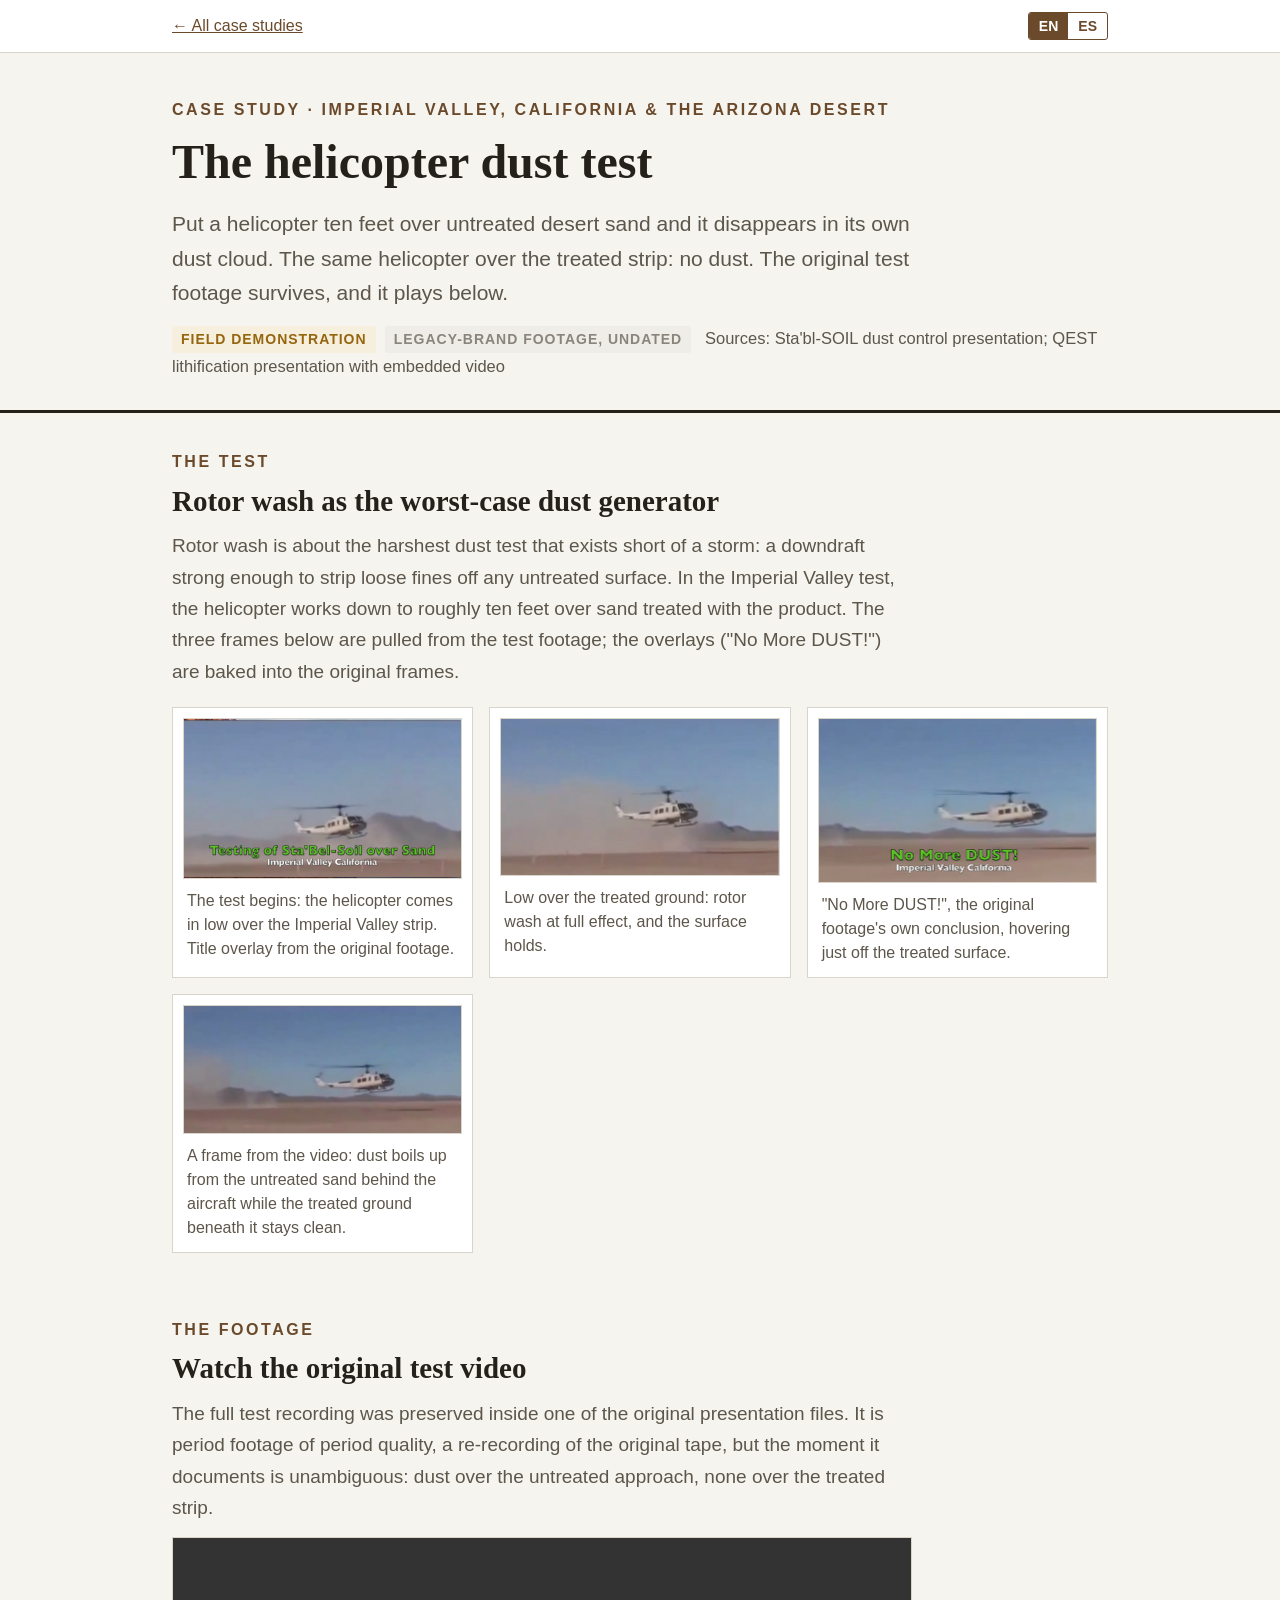
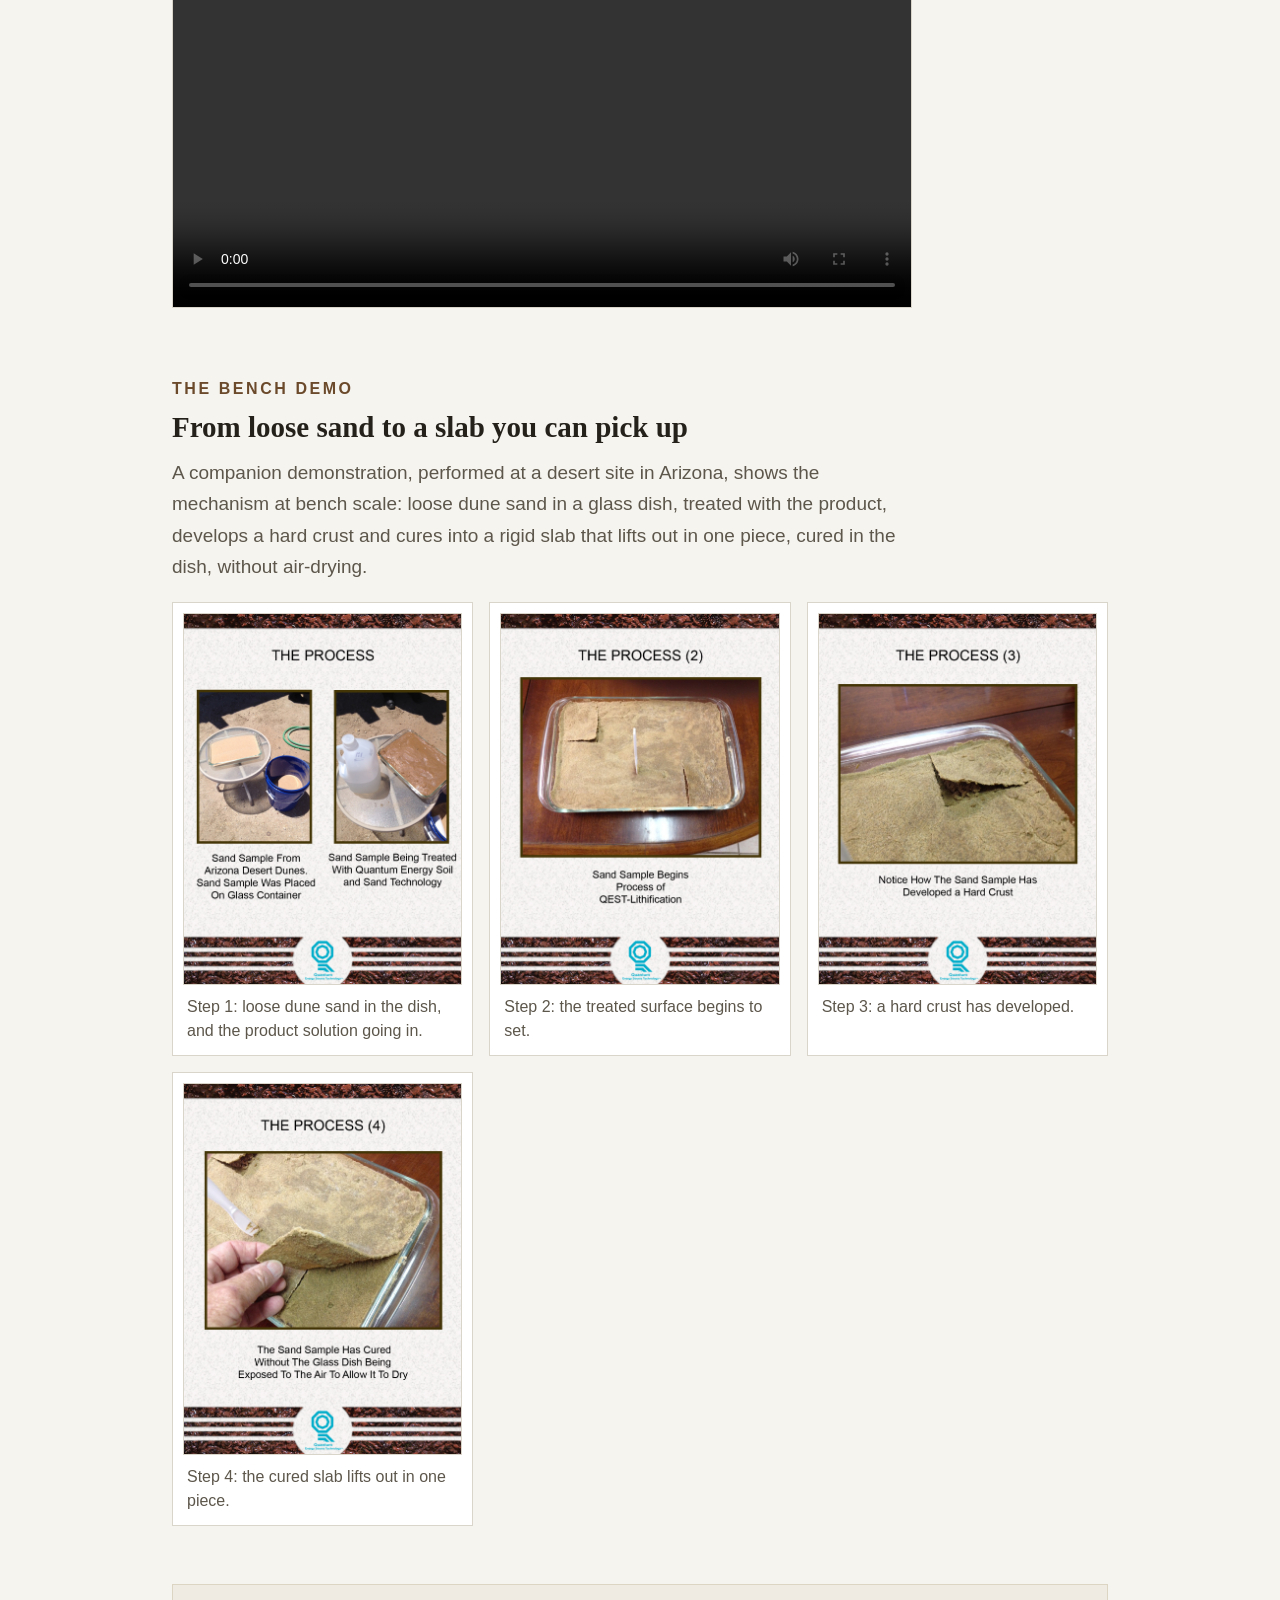
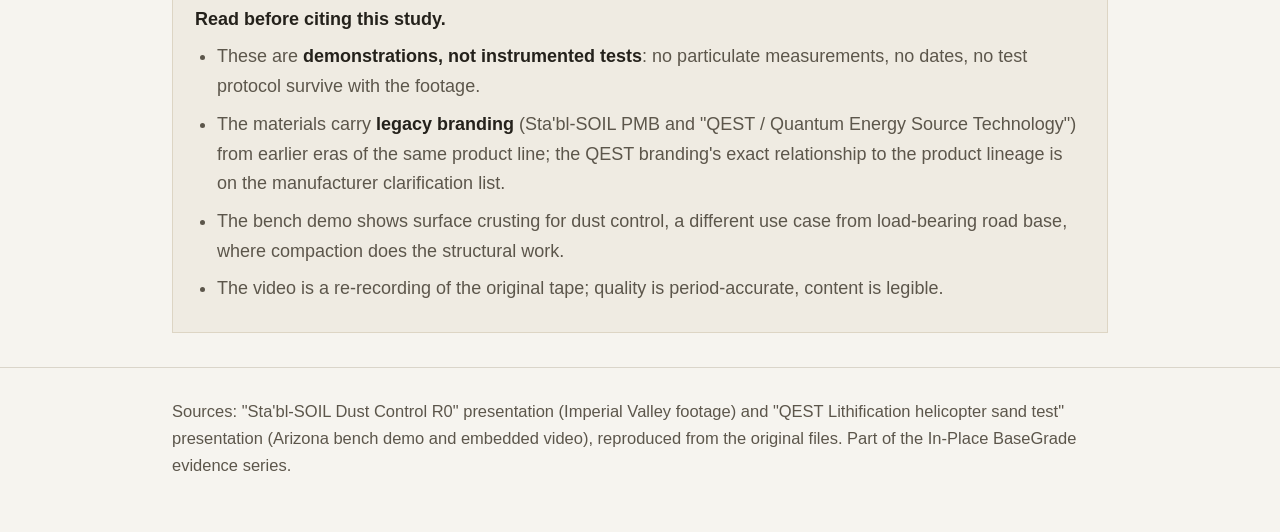
<file: studies/dust-control/index.html>
<!DOCTYPE html>
<html lang="en">
<head>
<meta charset="utf-8"><meta name="viewport" content="width=device-width, initial-scale=1">
<meta name="robots" content="noindex, nofollow">
<title>The helicopter dust test · In-Place BaseGrade</title>
<style>
  :root{
    --ground:#F6F4EF; --paper:#FFFFFF; --ink:#24211B; --ink-soft:#5C564B;
    --line:#DAD5CA; --accent:#6B4A2B;
    --lab:#2E6B4F; --spec:#33587A; --field:#96660F; --open:#8A857C;
    --lab-bg:#EAF2ED; --spec-bg:#EAF0F6; --field-bg:#F6EFDE; --open-bg:#EFEDE8;
    --bad:#9C3B32; --bad-bg:#F7EAE8;
  }
  *{box-sizing:border-box}
  body{margin:0;background:var(--ground);color:var(--ink);
    font:20px/1.65 "Segoe UI",-apple-system,"Helvetica Neue",Arial,sans-serif;}
  h1,h2,h3{font-family:Rockwell,"Roboto Slab",Georgia,serif;line-height:1.2;text-wrap:balance;margin:0;}
  a{color:var(--accent);}
  .wrap{max-width:980px;margin:0 auto;padding:0 22px;}
  .mono{font-family:Consolas,Menlo,monospace;}
  header.page{padding:44px 0 30px;border-bottom:3px solid var(--ink);}
  .eyebrow{font-size:16px;letter-spacing:.16em;text-transform:uppercase;color:var(--accent);font-weight:600;margin:0 0 10px;}
  header.page h1{font-size:clamp(34px,4.5vw,48px);}
  header.page .sub{font-size:21px;color:var(--ink-soft);max-width:66ch;margin:16px 0 0;}
  .chip{display:inline-block;font-size:14px;font-weight:700;letter-spacing:.07em;text-transform:uppercase;padding:2px 9px;border-radius:2px;white-space:nowrap;}
  .chip.lab{color:var(--lab);background:var(--lab-bg);}
  .chip.spec{color:var(--spec);background:var(--spec-bg);}
  .chip.field{color:var(--field);background:var(--field-bg);}
  .chip.open{color:var(--open);background:var(--open-bg);}
  .meta{margin-top:14px;font-size:16.5px;color:var(--ink-soft);}
  section{padding:36px 0 8px;}
  .kicker{font-size:16px;letter-spacing:.16em;text-transform:uppercase;color:var(--accent);font-weight:700;margin-bottom:8px;}
  section h2{font-size:29px;margin-bottom:12px;}
  section p{font-size:19px;color:var(--ink-soft);max-width:70ch;margin:0 0 14px;}
  section p b, section p strong{color:var(--ink);}
  .facts{background:var(--paper);border:1px solid var(--line);border-left:4px solid var(--accent);padding:20px 24px;margin:18px 0;}
  .facts ul{margin:0;padding-left:22px;font-size:18px;color:var(--ink-soft);}
  .facts li{margin-bottom:10px;}
  .facts li b{color:var(--ink);}
  .tablewrap{overflow-x:auto;margin:14px 0;}
  table.dt{width:100%;border-collapse:collapse;font-size:17px;background:var(--paper);border:1px solid var(--line);}
  table.dt th{text-align:left;padding:10px 14px;border-bottom:2px solid var(--line);font-size:15px;text-transform:uppercase;letter-spacing:.04em;color:var(--ink-soft);background:var(--ground);}
  table.dt td{padding:10px 14px;border-bottom:1px solid var(--line);font-variant-numeric:tabular-nums;vertical-align:top;}
  table.dt tr:last-child td{border-bottom:none;}
  .gallery{display:grid;grid-template-columns:repeat(auto-fill,minmax(300px,1fr));gap:16px;margin:20px 0;}
  .gallery figure{margin:0;background:var(--paper);border:1px solid var(--line);padding:10px;}
  .gallery a{display:block;}
  .gallery img{width:100%;display:block;border:1px solid var(--line);cursor:zoom-in;}
  .gallery figcaption{font-size:16px;color:var(--ink-soft);padding:10px 4px 2px;line-height:1.5;}
  .gallery.wide{grid-template-columns:1fr 1fr;}
  @media (max-width:700px){ .gallery, .gallery.wide{grid-template-columns:1fr;} }
  .svc-banner{background:var(--ink);padding:16px 22px;margin:18px 0;}
  .svc-count{font:700 30px/1.2 Consolas,Menlo,monospace;color:#F0C86C;font-variant-numeric:tabular-nums;}
  .svc-line{font-size:16px;color:#EDE9E0;margin-top:5px;line-height:1.5;}
  .honesty{margin:30px 0;padding:20px 22px;background:#EFEBE2;border:1px solid #DDD5C4;font-size:18px;color:var(--ink-soft);}
  .honesty b{color:var(--ink);}
  .honesty ul{margin:8px 0 0;padding-left:22px;}
  .honesty li{margin-bottom:8px;}
  footer{padding:30px 0 52px;font-size:16.5px;color:var(--ink-soft);border-top:1px solid var(--line);margin-top:34px;}
  .backbar{background:var(--paper);border-bottom:1px solid var(--line);}
  .backbar .wrap{padding-top:12px;padding-bottom:12px;font-size:16px;}
  .langtoggle{display:inline-flex;align-items:center;border:1.5px solid var(--accent);border-radius:3px;overflow:hidden;padding:0;background:transparent;cursor:pointer;font-weight:700;font-size:14px;}
  .langtoggle span{padding:5px 10px;color:var(--accent);}
  .langtoggle span.active{background:var(--accent);color:#fff;}
</style></head>
<body>
<div class="backbar"><div class="wrap" style="display:flex;align-items:center;justify-content:space-between;gap:12px;"><a href="../../#cases" target="_top" data-es="&larr; Todos los casos de estudio">&larr; All case studies</a><button type="button" class="langtoggle js-lang-toggle" aria-label="Switch language / Cambiar idioma"><span data-lang-btn="en">EN</span><span data-lang-btn="es">ES</span></button></div></div>
<header class="page"><div class="wrap">
<div class="eyebrow" data-es="Caso de estudio &middot; Imperial Valley, California y el desierto de Arizona">Case study &middot; Imperial Valley, California &amp; the Arizona desert</div>
<h1 data-es="La prueba de polvo con helic&oacute;ptero">The helicopter dust test</h1>
<p class="sub" data-es="Coloque un helic&oacute;ptero a tres metros sobre arena de desierto sin tratar y desaparece en su propia nube de polvo. El mismo helic&oacute;ptero sobre la franja tratada: sin polvo. El metraje original de la prueba se conserva y se reproduce m&aacute;s abajo.">Put a helicopter ten feet over untreated desert sand and it disappears in its own dust cloud. The same helicopter over the treated strip: no dust. The original test footage survives, and it plays below.</p>
<div class="meta" data-es="<span class=&quot;chip field&quot;>Demostraci&oacute;n de campo</span> &nbsp;<span class=&quot;chip open&quot;>Metraje de marca anterior, sin fecha</span> &nbsp; Fuentes: presentaci&oacute;n de control de polvo Sta'bl-SOIL; presentaci&oacute;n de litificaci&oacute;n QEST con video incrustado"><span class="chip field">Field demonstration</span> &nbsp;<span class="chip open">Legacy-brand footage, undated</span> &nbsp; Sources: Sta'bl-SOIL dust control presentation; QEST lithification presentation with embedded video</div>
</div></header>
<section><div class="wrap">
<div class="kicker" data-es="La prueba">The test</div>
<h2 data-es="La estela del rotor como el peor caso generador de polvo">Rotor wash as the worst-case dust generator</h2>
<p data-es="La estela del rotor es una de las pruebas de polvo m&aacute;s severas que existen, solo por debajo de una tormenta: una corriente descendente lo bastante fuerte para arrancar los finos sueltos de cualquier superficie sin tratar. En la prueba de Imperial Valley, el helic&oacute;ptero desciende hasta unos tres metros sobre arena tratada con el producto. Los tres fotogramas a continuaci&oacute;n provienen del metraje de la prueba; las superposiciones (&quot;No More DUST!&quot;) est&aacute;n incrustadas en los fotogramas originales.">Rotor wash is about the harshest dust test that exists short of a storm: a downdraft strong enough to strip loose fines off any untreated surface. In the Imperial Valley test, the helicopter works down to roughly ten feet over sand treated with the product. The three frames below are pulled from the test footage; the overlays ("No More DUST!") are baked into the original frames.</p>
<div class="gallery"><figure><a href="img/dust-image9.png" target="_blank" rel="noopener"><img src="img/dust-image9.png" alt="The test begins: the helicopter comes in low over the Imperial Valley strip. Title overlay from the original footage." decoding="async"></a><figcaption data-es="Comienza la prueba: el helic&oacute;ptero se aproxima bajo sobre la franja de Imperial Valley. Superposici&oacute;n de t&iacute;tulo del metraje original.">The test begins: the helicopter comes in low over the Imperial Valley strip. Title overlay from the original footage.</figcaption></figure><figure><a href="img/dust-image10.png" target="_blank" rel="noopener"><img src="img/dust-image10.png" alt="Low over the treated ground: rotor wash at full effect, and the surface holds." decoding="async"></a><figcaption data-es="Bajo sobre el terreno tratado: la estela del rotor a plena potencia, y la superficie resiste.">Low over the treated ground: rotor wash at full effect, and the surface holds.</figcaption></figure><figure><a href="img/dust-image11.png" target="_blank" rel="noopener"><img src="img/dust-image11.png" alt="&quot;No More DUST!&quot;, the original footage&#x27;s own conclusion, hovering just off the treated surface." decoding="async"></a><figcaption data-es="&quot;No More DUST!&quot;, la conclusi&oacute;n del propio metraje original, en vuelo estacionario justo sobre la superficie tratada.">"No More DUST!", the original footage's own conclusion, hovering just off the treated surface.</figcaption></figure><figure><a href="img/video-frame-dust-plume.jpg" target="_blank" rel="noopener"><img src="img/video-frame-dust-plume.jpg" alt="A frame from the video: dust boils up from the untreated sand behind the aircraft while the treated ground beneath it stays clean." decoding="async"></a><figcaption data-es="Un fotograma del video: el polvo se eleva desde la arena sin tratar detr&aacute;s de la aeronave, mientras el terreno tratado debajo permanece limpio.">A frame from the video: dust boils up from the untreated sand behind the aircraft while the treated ground beneath it stays clean.</figcaption></figure></div>
</div></section>
<section><div class="wrap">
<div class="kicker" data-es="El metraje">The footage</div>
<h2 data-es="Vea el video original de la prueba">Watch the original test video</h2>
<p data-es="La grabaci&oacute;n completa de la prueba se conserv&oacute; dentro de uno de los archivos originales de la presentaci&oacute;n. Es metraje de &eacute;poca con la calidad de la &eacute;poca, una regrabaci&oacute;n de la cinta original, pero el momento que documenta es inequ&iacute;voco: polvo en la aproximaci&oacute;n sin tratar, ninguno sobre la franja tratada.">The full test recording was preserved inside one of the original presentation files. It is period footage of period quality, a re-recording of the original tape, but the moment it documents is unambiguous: dust over the untreated approach, none over the treated strip.</p>
<p><video controls preload="metadata" style="width:100%;max-width:820px;border:1px solid #DAD5CA;background:#000;" src="img/helicopter-test.mp4">Your browser does not support embedded video.</video></p>
</div></section>
<section><div class="wrap">
<div class="kicker" data-es="La demostraci&oacute;n de laboratorio">The bench demo</div>
<h2 data-es="De arena suelta a una losa que se puede levantar">From loose sand to a slab you can pick up</h2>
<p data-es="Una demostraci&oacute;n complementaria, realizada en un sitio del desierto de Arizona, muestra el mecanismo a escala de laboratorio: arena de duna suelta en un recipiente de vidrio, tratada con el producto, desarrolla una costra dura y cura en una losa r&iacute;gida que se levanta de una sola pieza, curada en el recipiente, sin secado al aire.">A companion demonstration, performed at a desert site in Arizona, shows the mechanism at bench scale: loose dune sand in a glass dish, treated with the product, develops a hard crust and cures into a rigid slab that lifts out in one piece, cured in the dish, without air-drying.</p>
<div class="gallery"><figure><a href="img/qest-image4.jpg" target="_blank" rel="noopener"><img src="img/qest-image4.jpg" alt="Step 1: loose dune sand in the dish, and the product solution going in." decoding="async"></a><figcaption data-es="Paso 1: arena de duna suelta en el recipiente, y la soluci&oacute;n del producto siendo agregada.">Step 1: loose dune sand in the dish, and the product solution going in.</figcaption></figure><figure><a href="img/qest-image5.jpg" target="_blank" rel="noopener"><img src="img/qest-image5.jpg" alt="Step 2: the treated surface begins to set." decoding="async"></a><figcaption data-es="Paso 2: la superficie tratada comienza a fraguar.">Step 2: the treated surface begins to set.</figcaption></figure><figure><a href="img/qest-image6.jpg" target="_blank" rel="noopener"><img src="img/qest-image6.jpg" alt="Step 3: a hard crust has developed." decoding="async"></a><figcaption data-es="Paso 3: se ha formado una costra dura.">Step 3: a hard crust has developed.</figcaption></figure><figure><a href="img/qest-image7.jpg" target="_blank" rel="noopener"><img src="img/qest-image7.jpg" alt="Step 4: the cured slab lifts out in one piece." decoding="async"></a><figcaption data-es="Paso 4: la losa curada se levanta de una sola pieza.">Step 4: the cured slab lifts out in one piece.</figcaption></figure></div>
</div></section>
<div class="wrap"><div class="honesty" data-es="<b>Lea esto antes de citar este estudio.</b><ul><li>Estas son <b>demostraciones, no pruebas instrumentadas</b>: no sobreviven mediciones de part&iacute;culas, fechas ni protocolo de prueba junto con el metraje.</li><li>Los materiales llevan <b>marca anterior</b> (Sta'bl-SOIL PMB y &quot;QEST / Quantum Energy Source Technology&quot;) de &eacute;pocas previas de la misma l&iacute;nea de producto; la relaci&oacute;n exacta de la marca QEST con la l&iacute;nea de producto est&aacute; en la lista de aclaraciones pendientes con el fabricante.</li><li>La demostraci&oacute;n de laboratorio muestra formaci&oacute;n de costra superficial para control de polvo, un caso de uso distinto de la base de camino con capacidad de carga, donde la compactaci&oacute;n realiza el trabajo estructural.</li><li>El video es una regrabaci&oacute;n de la cinta original; la calidad es propia de la &eacute;poca, el contenido es leg&iacute;ble.</li></ul>"><b>Read before citing this study.</b><ul><li>These are <b>demonstrations, not instrumented tests</b>: no particulate measurements, no dates, no test protocol survive with the footage.</li><li>The materials carry <b>legacy branding</b> (Sta'bl-SOIL PMB and "QEST / Quantum Energy Source Technology") from earlier eras of the same product line; the QEST branding's exact relationship to the product lineage is on the manufacturer clarification list.</li><li>The bench demo shows surface crusting for dust control, a different use case from load-bearing road base, where compaction does the structural work.</li><li>The video is a re-recording of the original tape; quality is period-accurate, content is legible.</li></ul></div></div>
<footer><div class="wrap" data-es="Fuentes: presentaci&oacute;n &quot;Sta'bl-SOIL Dust Control R0&quot; (metraje de Imperial Valley) y presentaci&oacute;n &quot;QEST Lithification helicopter sand test&quot; (demostraci&oacute;n de laboratorio en Arizona y video incrustado), reproducidas a partir de los archivos originales. Parte de la serie de evidencia In-Place BaseGrade.">Sources: "Sta'bl-SOIL Dust Control R0" presentation (Imperial Valley footage) and "QEST Lithification helicopter sand test" presentation (Arizona bench demo and embedded video), reproduced from the original files. Part of the In-Place BaseGrade evidence series.</div></footer>
<script>
(function(){
  var STORAGE_KEY='inplace-lang';
  function applyLang(lang){
    var nodes=document.querySelectorAll('[data-es]');
    nodes.forEach(function(el){
      if(!el.hasAttribute('data-en')){ el.setAttribute('data-en', el.innerHTML); }
      el.innerHTML = lang==='es' ? el.getAttribute('data-es') : el.getAttribute('data-en');
    });
    document.documentElement.lang = lang;
    document.querySelectorAll('.js-lang-toggle').forEach(function(btn){
      var enSpan=btn.querySelector('[data-lang-btn="en"]');
      var esSpan=btn.querySelector('[data-lang-btn="es"]');
      if(enSpan) enSpan.classList.toggle('active', lang==='en');
      if(esSpan) esSpan.classList.toggle('active', lang==='es');
    });
  }
  function toggleLang(){
    var current = document.documentElement.lang==='es' ? 'es' : 'en';
    var next = current==='es' ? 'en' : 'es';
    try{ localStorage.setItem(STORAGE_KEY, next); }catch(e){}
    applyLang(next);
  }
  document.addEventListener('DOMContentLoaded', function(){
    var stored=null;
    try{ stored=localStorage.getItem(STORAGE_KEY); }catch(e){}
    applyLang(stored==='es'?'es':'en');
    document.querySelectorAll('.js-lang-toggle').forEach(function(btn){
      btn.addEventListener('click', toggleLang);
    });
  });
  window.addEventListener('message', function(e){
    if(!e.data || e.data.type!=='inplace-lang') return;
    var lang = e.data.lang==='es' ? 'es' : 'en';
    try{ localStorage.setItem(STORAGE_KEY, lang); }catch(err){}
    applyLang(lang);
  });
})();
</script>
</body>
</html>
</file>
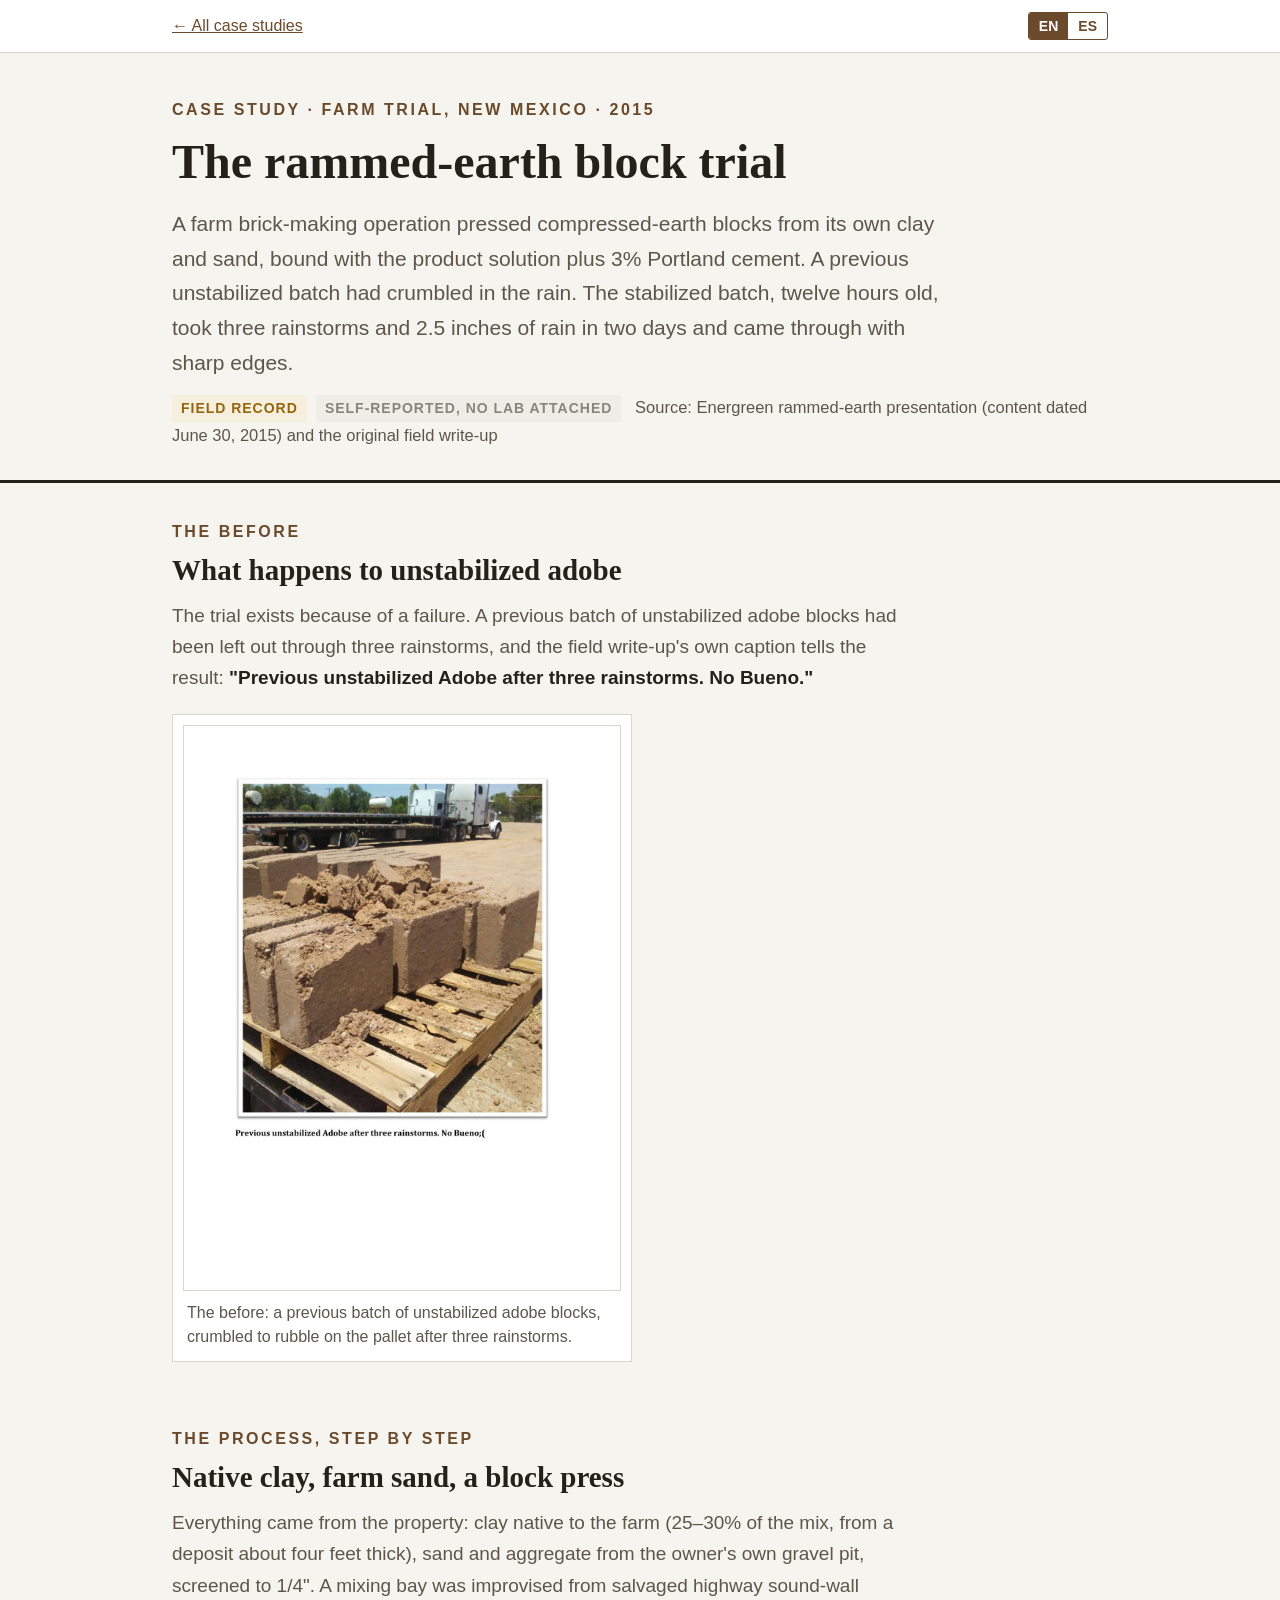
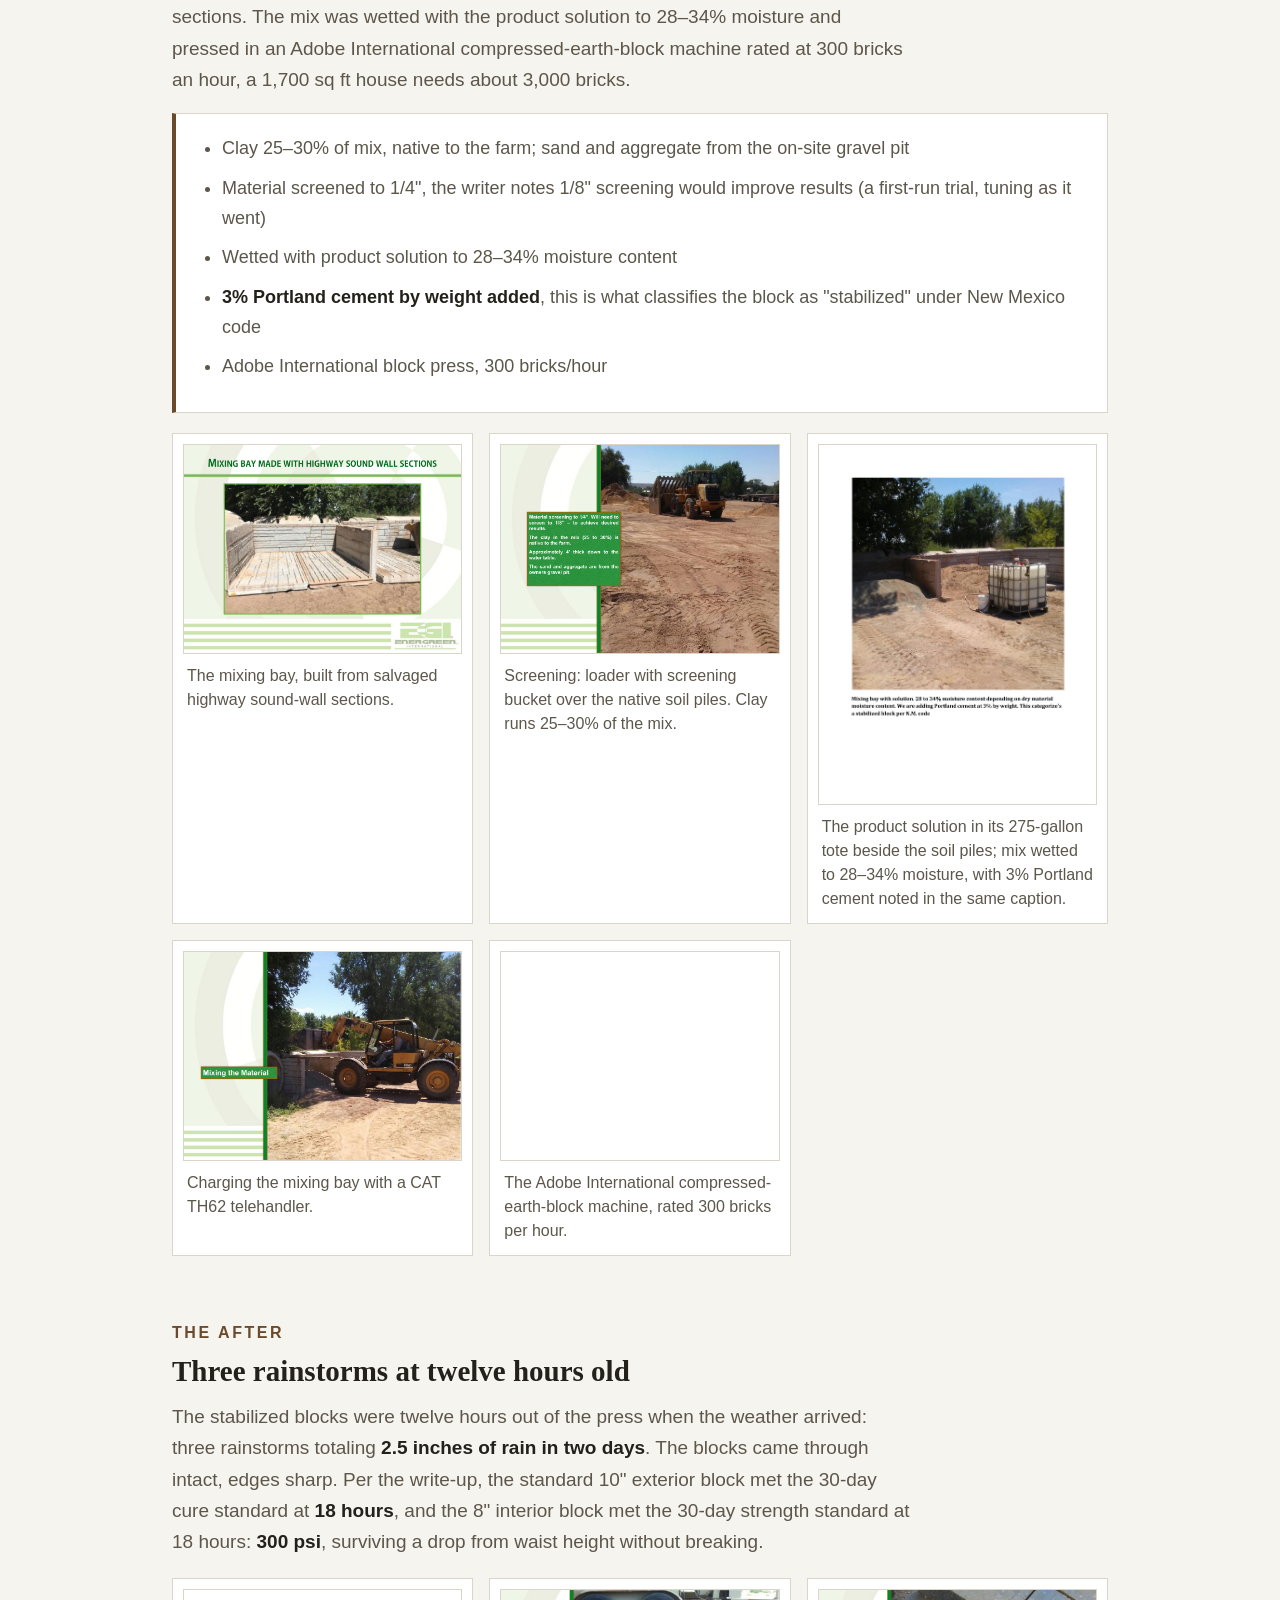
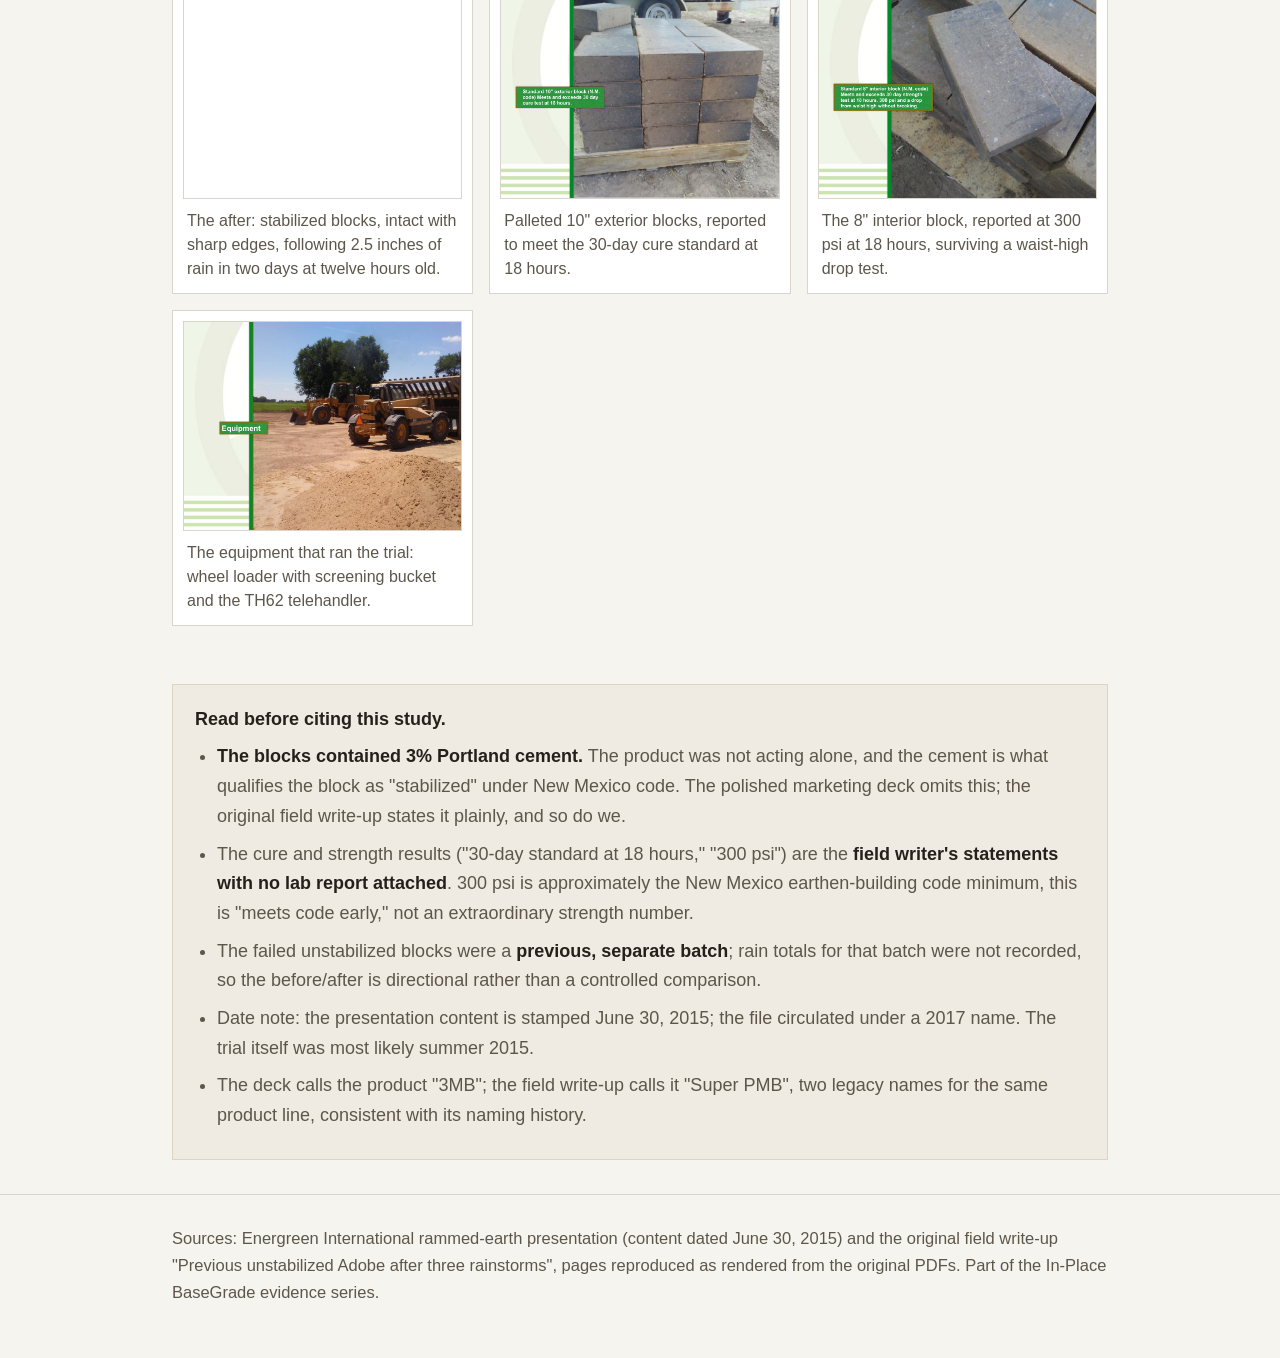
<file: studies/rammed-earth/index.html>
<!DOCTYPE html>
<html lang="en">
<head>
<meta charset="utf-8"><meta name="viewport" content="width=device-width, initial-scale=1">
<meta name="robots" content="noindex, nofollow">
<title>The rammed-earth block trial · In-Place BaseGrade</title>
<style>
  :root{
    --ground:#F6F4EF; --paper:#FFFFFF; --ink:#24211B; --ink-soft:#5C564B;
    --line:#DAD5CA; --accent:#6B4A2B;
    --lab:#2E6B4F; --spec:#33587A; --field:#96660F; --open:#8A857C;
    --lab-bg:#EAF2ED; --spec-bg:#EAF0F6; --field-bg:#F6EFDE; --open-bg:#EFEDE8;
    --bad:#9C3B32; --bad-bg:#F7EAE8;
  }
  *{box-sizing:border-box}
  body{margin:0;background:var(--ground);color:var(--ink);
    font:20px/1.65 "Segoe UI",-apple-system,"Helvetica Neue",Arial,sans-serif;}
  h1,h2,h3{font-family:Rockwell,"Roboto Slab",Georgia,serif;line-height:1.2;text-wrap:balance;margin:0;}
  a{color:var(--accent);}
  .wrap{max-width:980px;margin:0 auto;padding:0 22px;}
  .mono{font-family:Consolas,Menlo,monospace;}
  header.page{padding:44px 0 30px;border-bottom:3px solid var(--ink);}
  .eyebrow{font-size:16px;letter-spacing:.16em;text-transform:uppercase;color:var(--accent);font-weight:600;margin:0 0 10px;}
  header.page h1{font-size:clamp(34px,4.5vw,48px);}
  header.page .sub{font-size:21px;color:var(--ink-soft);max-width:66ch;margin:16px 0 0;}
  .chip{display:inline-block;font-size:14px;font-weight:700;letter-spacing:.07em;text-transform:uppercase;padding:2px 9px;border-radius:2px;white-space:nowrap;}
  .chip.lab{color:var(--lab);background:var(--lab-bg);}
  .chip.spec{color:var(--spec);background:var(--spec-bg);}
  .chip.field{color:var(--field);background:var(--field-bg);}
  .chip.open{color:var(--open);background:var(--open-bg);}
  .meta{margin-top:14px;font-size:16.5px;color:var(--ink-soft);}
  section{padding:36px 0 8px;}
  .kicker{font-size:16px;letter-spacing:.16em;text-transform:uppercase;color:var(--accent);font-weight:700;margin-bottom:8px;}
  section h2{font-size:29px;margin-bottom:12px;}
  section p{font-size:19px;color:var(--ink-soft);max-width:70ch;margin:0 0 14px;}
  section p b, section p strong{color:var(--ink);}
  .facts{background:var(--paper);border:1px solid var(--line);border-left:4px solid var(--accent);padding:20px 24px;margin:18px 0;}
  .facts ul{margin:0;padding-left:22px;font-size:18px;color:var(--ink-soft);}
  .facts li{margin-bottom:10px;}
  .facts li b{color:var(--ink);}
  .tablewrap{overflow-x:auto;margin:14px 0;}
  table.dt{width:100%;border-collapse:collapse;font-size:17px;background:var(--paper);border:1px solid var(--line);}
  table.dt th{text-align:left;padding:10px 14px;border-bottom:2px solid var(--line);font-size:15px;text-transform:uppercase;letter-spacing:.04em;color:var(--ink-soft);background:var(--ground);}
  table.dt td{padding:10px 14px;border-bottom:1px solid var(--line);font-variant-numeric:tabular-nums;vertical-align:top;}
  table.dt tr:last-child td{border-bottom:none;}
  .gallery{display:grid;grid-template-columns:repeat(auto-fill,minmax(300px,1fr));gap:16px;margin:20px 0;}
  .gallery figure{margin:0;background:var(--paper);border:1px solid var(--line);padding:10px;}
  .gallery a{display:block;}
  .gallery img{width:100%;display:block;border:1px solid var(--line);cursor:zoom-in;}
  .gallery figcaption{font-size:16px;color:var(--ink-soft);padding:10px 4px 2px;line-height:1.5;}
  .gallery.wide{grid-template-columns:1fr 1fr;}
  @media (max-width:700px){ .gallery, .gallery.wide{grid-template-columns:1fr;} }
  .svc-banner{background:var(--ink);padding:16px 22px;margin:18px 0;}
  .svc-count{font:700 30px/1.2 Consolas,Menlo,monospace;color:#F0C86C;font-variant-numeric:tabular-nums;}
  .svc-line{font-size:16px;color:#EDE9E0;margin-top:5px;line-height:1.5;}
  .honesty{margin:30px 0;padding:20px 22px;background:#EFEBE2;border:1px solid #DDD5C4;font-size:18px;color:var(--ink-soft);}
  .honesty b{color:var(--ink);}
  .honesty ul{margin:8px 0 0;padding-left:22px;}
  .honesty li{margin-bottom:8px;}
  footer{padding:30px 0 52px;font-size:16.5px;color:var(--ink-soft);border-top:1px solid var(--line);margin-top:34px;}
  .backbar{background:var(--paper);border-bottom:1px solid var(--line);}
  .backbar .wrap{padding-top:12px;padding-bottom:12px;font-size:16px;}
  .langtoggle{display:inline-flex;align-items:center;border:1.5px solid var(--accent);border-radius:3px;overflow:hidden;padding:0;background:transparent;cursor:pointer;font-weight:700;font-size:14px;}
  .langtoggle span{padding:5px 10px;color:var(--accent);}
  .langtoggle span.active{background:var(--accent);color:#fff;}
</style></head>
<body>
<div class="backbar"><div class="wrap" style="display:flex;align-items:center;justify-content:space-between;gap:12px;"><a href="../../#cases" target="_top" data-es="&larr; Todos los casos de estudio">&larr; All case studies</a><button type="button" class="langtoggle js-lang-toggle" aria-label="Switch language / Cambiar idioma"><span data-lang-btn="en">EN</span><span data-lang-btn="es">ES</span></button></div></div>
<header class="page"><div class="wrap">
<div class="eyebrow" data-es="Caso de estudio &middot; prueba en finca, Nuevo M&eacute;xico &middot; 2015">Case study &middot; farm trial, New Mexico &middot; 2015</div>
<h1 data-es="La prueba de bloques de tierra apisonada">The rammed-earth block trial</h1>
<p class="sub" data-es="Una operaci&oacute;n de fabricaci&oacute;n de ladrillos en una finca prens&oacute; bloques de tierra comprimida a partir de su propia arcilla y arena, ligados con la soluci&oacute;n del producto m&aacute;s 3% de cemento Portland. Un lote anterior sin estabilizar se hab&iacute;a desmoronado con la lluvia. El lote estabilizado, con doce horas de antig&uuml;edad, soport&oacute; tres tormentas y 2.5 pulgadas de lluvia en dos d&iacute;as y sali&oacute; adelante con bordes n&iacute;tidos.">A farm brick-making operation pressed compressed-earth blocks from its own clay and sand, bound with the product solution plus 3% Portland cement. A previous unstabilized batch had crumbled in the rain. The stabilized batch, twelve hours old, took three rainstorms and 2.5 inches of rain in two days and came through with sharp edges.</p>
<div class="meta" data-es="<span class=&quot;chip field&quot;>Registro de campo</span> &nbsp;<span class=&quot;chip open&quot;>Autorreportado, sin laboratorio adjunto</span> &nbsp; Fuente: presentaci&oacute;n de tierra apisonada de Energreen (contenido fechado el 30 de junio de 2015) y el informe de campo original"><span class="chip field">Field record</span> &nbsp;<span class="chip open">Self-reported, no lab attached</span> &nbsp; Source: Energreen rammed-earth presentation (content dated June 30, 2015) and the original field write-up</div>
</div></header>
<section><div class="wrap">
<div class="kicker" data-es="El antes">The before</div>
<h2 data-es="Qu&eacute; le sucede al adobe sin estabilizar">What happens to unstabilized adobe</h2>
<p data-es="La prueba existe debido a un fracaso. Un lote anterior de bloques de adobe sin estabilizar se hab&iacute;a dejado expuesto durante tres tormentas, y la propia leyenda del informe de campo cuenta el resultado: <b>&quot;Adobe sin estabilizar anterior, tras tres tormentas. No Bueno.&quot;</b>">The trial exists because of a failure. A previous batch of unstabilized adobe blocks had been left out through three rainstorms, and the field write-up's own caption tells the result: <b>"Previous unstabilized Adobe after three rainstorms. No Bueno."</b></p>
<div class="gallery wide"><figure><a href="img/adobe-p01.jpg" target="_blank" rel="noopener"><img src="img/adobe-p01.jpg" alt="The before: a previous batch of unstabilized adobe blocks, crumbled to rubble on the pallet after three rainstorms." decoding="async"></a><figcaption data-es="El antes: un lote anterior de bloques de adobe sin estabilizar, desmoronados en escombros sobre la tarima tras tres tormentas.">The before: a previous batch of unstabilized adobe blocks, crumbled to rubble on the pallet after three rainstorms.</figcaption></figure></div>
</div></section>
<section><div class="wrap">
<div class="kicker" data-es="El proceso, paso a paso">The process, step by step</div>
<h2 data-es="Arcilla nativa, arena de la finca, una prensa de bloques">Native clay, farm sand, a block press</h2>
<p data-es="Todo provino de la propiedad: arcilla nativa de la finca (25&ndash;30% de la mezcla, de un dep&oacute;sito de unos 1.2 metros de espesor), arena y agregado de la propia gravera del due&ntilde;o, cribados a 1/4&quot;. Una bah&iacute;a de mezclado se improvis&oacute; con secciones recuperadas de muro ac&uacute;stico de autopista. La mezcla se humedeci&oacute; con la soluci&oacute;n del producto hasta 28&ndash;34% de humedad y se prens&oacute; en una m&aacute;quina Adobe International de bloques de tierra comprimida con capacidad de 300 ladrillos por hora; una casa de 1,700&nbsp;pies&nbsp;cuadrados necesita unos 3,000 ladrillos.">Everything came from the property: clay native to the farm (25&ndash;30% of the mix, from a deposit about four feet thick), sand and aggregate from the owner's own gravel pit, screened to 1/4". A mixing bay was improvised from salvaged highway sound-wall sections. The mix was wetted with the product solution to 28&ndash;34% moisture and pressed in an Adobe International compressed-earth-block machine rated at 300 bricks an hour, a 1,700&nbsp;sq&nbsp;ft house needs about 3,000 bricks.</p>
<div class="facts" data-es="<ul><li>Arcilla 25&ndash;30% de la mezcla, nativa de la finca; arena y agregado de la gravera en el sitio</li><li>Material cribado a 1/4&quot;, el redactor anota que cribar a 1/8&quot; mejorar&iacute;a los resultados (una prueba de primera corrida, ajust&aacute;ndose sobre la marcha)</li><li>Humedecido con soluci&oacute;n del producto hasta 28&ndash;34% de contenido de humedad</li><li><b>Se agreg&oacute; 3% de cemento Portland en peso</b>, esto es lo que clasifica al bloque como &quot;estabilizado&quot; bajo el c&oacute;digo de Nuevo M&eacute;xico</li><li>Prensa de bloques Adobe International, 300 ladrillos/hora</li></ul>"><ul><li>Clay 25&ndash;30% of mix, native to the farm; sand and aggregate from the on-site gravel pit</li><li>Material screened to 1/4", the writer notes 1/8" screening would improve results (a first-run trial, tuning as it went)</li><li>Wetted with product solution to 28&ndash;34% moisture content</li><li><b>3% Portland cement by weight added</b>, this is what classifies the block as "stabilized" under New Mexico code</li><li>Adobe International block press, 300 bricks/hour</li></ul></div>
<div class="gallery"><figure><a href="img/rammed-p03.jpg" target="_blank" rel="noopener"><img src="img/rammed-p03.jpg" alt="The mixing bay, built from salvaged highway sound-wall sections." decoding="async"></a><figcaption data-es="La bah&iacute;a de mezclado, construida con secciones recuperadas de muro ac&uacute;stico de autopista.">The mixing bay, built from salvaged highway sound-wall sections.</figcaption></figure><figure><a href="img/rammed-p04.jpg" target="_blank" rel="noopener"><img src="img/rammed-p04.jpg" alt="Screening: loader with screening bucket over the native soil piles. Clay runs 25–30% of the mix." decoding="async"></a><figcaption data-es="Cribado: cargador con cuchar&oacute;n de cribado sobre las pilas de suelo nativo. La arcilla representa 25&ndash;30% de la mezcla.">Screening: loader with screening bucket over the native soil piles. Clay runs 25–30% of the mix.</figcaption></figure><figure><a href="img/adobe-p03.jpg" target="_blank" rel="noopener"><img src="img/adobe-p03.jpg" alt="The product solution in its 275-gallon tote beside the soil piles; mix wetted to 28–34% moisture, with 3% Portland cement noted in the same caption." decoding="async"></a><figcaption data-es="La soluci&oacute;n del producto en su contenedor de 275 galones junto a las pilas de suelo; mezcla humedecida a 28&ndash;34% de humedad, con 3% de cemento Portland anotado en la misma leyenda.">The product solution in its 275-gallon tote beside the soil piles; mix wetted to 28–34% moisture, with 3% Portland cement noted in the same caption.</figcaption></figure><figure><a href="img/rammed-p05.jpg" target="_blank" rel="noopener"><img src="img/rammed-p05.jpg" alt="Charging the mixing bay with a CAT TH62 telehandler." decoding="async"></a><figcaption data-es="Cargando la bah&iacute;a de mezclado con un manipulador telesc&oacute;pico CAT TH62.">Charging the mixing bay with a CAT TH62 telehandler.</figcaption></figure><figure><a href="img/rammed-p06.jpg" target="_blank" rel="noopener"><img src="img/rammed-p06.jpg" alt="The Adobe International compressed-earth-block machine, rated 300 bricks per hour." decoding="async"></a><figcaption data-es="La m&aacute;quina Adobe International de bloques de tierra comprimida, con capacidad de 300 ladrillos por hora.">The Adobe International compressed-earth-block machine, rated 300 bricks per hour.</figcaption></figure></div>
</div></section>
<section><div class="wrap">
<div class="kicker" data-es="El despu&eacute;s">The after</div>
<h2 data-es="Tres tormentas con doce horas de antig&uuml;edad">Three rainstorms at twelve hours old</h2>
<p data-es="Los bloques estabilizados ten&iacute;an doce horas fuera de la prensa cuando lleg&oacute; el clima: tres tormentas que sumaron <b>2.5 pulgadas de lluvia en dos d&iacute;as</b>. Los bloques resistieron intactos, con bordes n&iacute;tidos. Seg&uacute;n el informe, el bloque exterior est&aacute;ndar de 10&quot; cumpli&oacute; el est&aacute;ndar de curado de 30 d&iacute;as a las <b>18 horas</b>, y el bloque interior de 8&quot; cumpli&oacute; el est&aacute;ndar de resistencia de 30 d&iacute;as a las 18 horas: <b>300&nbsp;psi</b>, sobreviviendo una ca&iacute;da desde la altura de la cintura sin romperse.">The stabilized blocks were twelve hours out of the press when the weather arrived: three rainstorms totaling <b>2.5 inches of rain in two days</b>. The blocks came through intact, edges sharp. Per the write-up, the standard 10" exterior block met the 30-day cure standard at <b>18 hours</b>, and the 8" interior block met the 30-day strength standard at 18 hours: <b>300&nbsp;psi</b>, surviving a drop from waist height without breaking.</p>
<div class="gallery"><figure><a href="img/rammed-p07.jpg" target="_blank" rel="noopener"><img src="img/rammed-p07.jpg" alt="The after: stabilized blocks, intact with sharp edges, following 2.5 inches of rain in two days at twelve hours old." decoding="async"></a><figcaption data-es="El despu&eacute;s: bloques estabilizados, intactos con bordes n&iacute;tidos, tras 2.5 pulgadas de lluvia en dos d&iacute;as con doce horas de antig&uuml;edad.">The after: stabilized blocks, intact with sharp edges, following 2.5 inches of rain in two days at twelve hours old.</figcaption></figure><figure><a href="img/rammed-p08.jpg" target="_blank" rel="noopener"><img src="img/rammed-p08.jpg" alt="Palleted 10&quot; exterior blocks, reported to meet the 30-day cure standard at 18 hours." decoding="async"></a><figcaption data-es="Bloques exteriores de 10&quot; entarimados, reportados como conformes al est&aacute;ndar de curado de 30 d&iacute;as a las 18 horas.">Palleted 10" exterior blocks, reported to meet the 30-day cure standard at 18 hours.</figcaption></figure><figure><a href="img/rammed-p09.jpg" target="_blank" rel="noopener"><img src="img/rammed-p09.jpg" alt="The 8&quot; interior block, reported at 300 psi at 18 hours, surviving a waist-high drop test." decoding="async"></a><figcaption data-es="El bloque interior de 8&quot;, reportado a 300 psi a las 18 horas, sobreviviendo una prueba de ca&iacute;da a la altura de la cintura.">The 8" interior block, reported at 300 psi at 18 hours, surviving a waist-high drop test.</figcaption></figure><figure><a href="img/rammed-p10.jpg" target="_blank" rel="noopener"><img src="img/rammed-p10.jpg" alt="The equipment that ran the trial: wheel loader with screening bucket and the TH62 telehandler." decoding="async"></a><figcaption data-es="El equipo que llev&oacute; a cabo la prueba: cargador de ruedas con cuchar&oacute;n de cribado y el manipulador telesc&oacute;pico TH62.">The equipment that ran the trial: wheel loader with screening bucket and the TH62 telehandler.</figcaption></figure></div>
</div></section>
<div class="wrap"><div class="honesty" data-es="<b>Lea esto antes de citar este estudio.</b><ul><li><b>Los bloques conten&iacute;an 3% de cemento Portland.</b> El producto no actu&oacute; solo, y el cemento es lo que califica al bloque como &quot;estabilizado&quot; bajo el c&oacute;digo de Nuevo M&eacute;xico. El documento de marketing pulido omite esto; el informe de campo original lo declara con claridad, y nosotros tambi&eacute;n.</li><li>Los resultados de curado y resistencia (&quot;est&aacute;ndar de 30 d&iacute;as a las 18 horas&quot;, &quot;300 psi&quot;) son <b>declaraciones del redactor de campo sin informe de laboratorio adjunto</b>. 300 psi es aproximadamente el m&iacute;nimo del c&oacute;digo de construcci&oacute;n en tierra de Nuevo M&eacute;xico; esto es &quot;cumple el c&oacute;digo temprano&quot;, no una cifra de resistencia extraordinaria.</li><li>Los bloques sin estabilizar que fallaron fueron un <b>lote anterior y separado</b>; los totales de lluvia de ese lote no se registraron, por lo que el antes/despu&eacute;s es orientativo y no una comparaci&oacute;n controlada.</li><li>Nota de fecha: el contenido de la presentaci&oacute;n est&aacute; fechado el 30 de junio de 2015; el archivo circul&oacute; bajo un nombre de 2017. Lo m&aacute;s probable es que la prueba misma haya sido en el verano de 2015.</li><li>El documento llama al producto &quot;3MB&quot;; el informe de campo lo llama &quot;Super PMB&quot;, dos nombres heredados de la misma l&iacute;nea de producto, consistentes con su historial de nomenclatura.</li></ul>"><b>Read before citing this study.</b><ul><li><b>The blocks contained 3% Portland cement.</b> The product was not acting alone, and the cement is what qualifies the block as "stabilized" under New Mexico code. The polished marketing deck omits this; the original field write-up states it plainly, and so do we.</li><li>The cure and strength results ("30-day standard at 18 hours," "300 psi") are the <b>field writer's statements with no lab report attached</b>. 300 psi is approximately the New Mexico earthen-building code minimum, this is "meets code early," not an extraordinary strength number.</li><li>The failed unstabilized blocks were a <b>previous, separate batch</b>; rain totals for that batch were not recorded, so the before/after is directional rather than a controlled comparison.</li><li>Date note: the presentation content is stamped June 30, 2015; the file circulated under a 2017 name. The trial itself was most likely summer 2015.</li><li>The deck calls the product "3MB"; the field write-up calls it "Super PMB", two legacy names for the same product line, consistent with its naming history.</li></ul></div></div>
<footer><div class="wrap" data-es="Fuentes: presentaci&oacute;n de tierra apisonada de Energreen International (contenido fechado el 30 de junio de 2015) y el informe de campo original &quot;Adobe sin estabilizar anterior, tras tres tormentas&quot;, p&aacute;ginas reproducidas seg&uacute;n los PDFs originales. Parte de la serie de evidencia In-Place BaseGrade.">Sources: Energreen International rammed-earth presentation (content dated June 30, 2015) and the original field write-up "Previous unstabilized Adobe after three rainstorms", pages reproduced as rendered from the original PDFs. Part of the In-Place BaseGrade evidence series.</div></footer>
<script>
(function(){
  var STORAGE_KEY='inplace-lang';
  function applyLang(lang){
    var nodes=document.querySelectorAll('[data-es]');
    nodes.forEach(function(el){
      if(!el.hasAttribute('data-en')){ el.setAttribute('data-en', el.innerHTML); }
      el.innerHTML = lang==='es' ? el.getAttribute('data-es') : el.getAttribute('data-en');
    });
    document.documentElement.lang = lang;
    document.querySelectorAll('.js-lang-toggle').forEach(function(btn){
      var enSpan=btn.querySelector('[data-lang-btn="en"]');
      var esSpan=btn.querySelector('[data-lang-btn="es"]');
      if(enSpan) enSpan.classList.toggle('active', lang==='en');
      if(esSpan) esSpan.classList.toggle('active', lang==='es');
    });
  }
  function toggleLang(){
    var current = document.documentElement.lang==='es' ? 'es' : 'en';
    var next = current==='es' ? 'en' : 'es';
    try{ localStorage.setItem(STORAGE_KEY, next); }catch(e){}
    applyLang(next);
  }
  document.addEventListener('DOMContentLoaded', function(){
    var stored=null;
    try{ stored=localStorage.getItem(STORAGE_KEY); }catch(e){}
    applyLang(stored==='es'?'es':'en');
    document.querySelectorAll('.js-lang-toggle').forEach(function(btn){
      btn.addEventListener('click', toggleLang);
    });
  });
  window.addEventListener('message', function(e){
    if(!e.data || e.data.type!=='inplace-lang') return;
    var lang = e.data.lang==='es' ? 'es' : 'en';
    try{ localStorage.setItem(STORAGE_KEY, lang); }catch(err){}
    applyLang(lang);
  });
})();
</script>
</body>
</html>
</file>
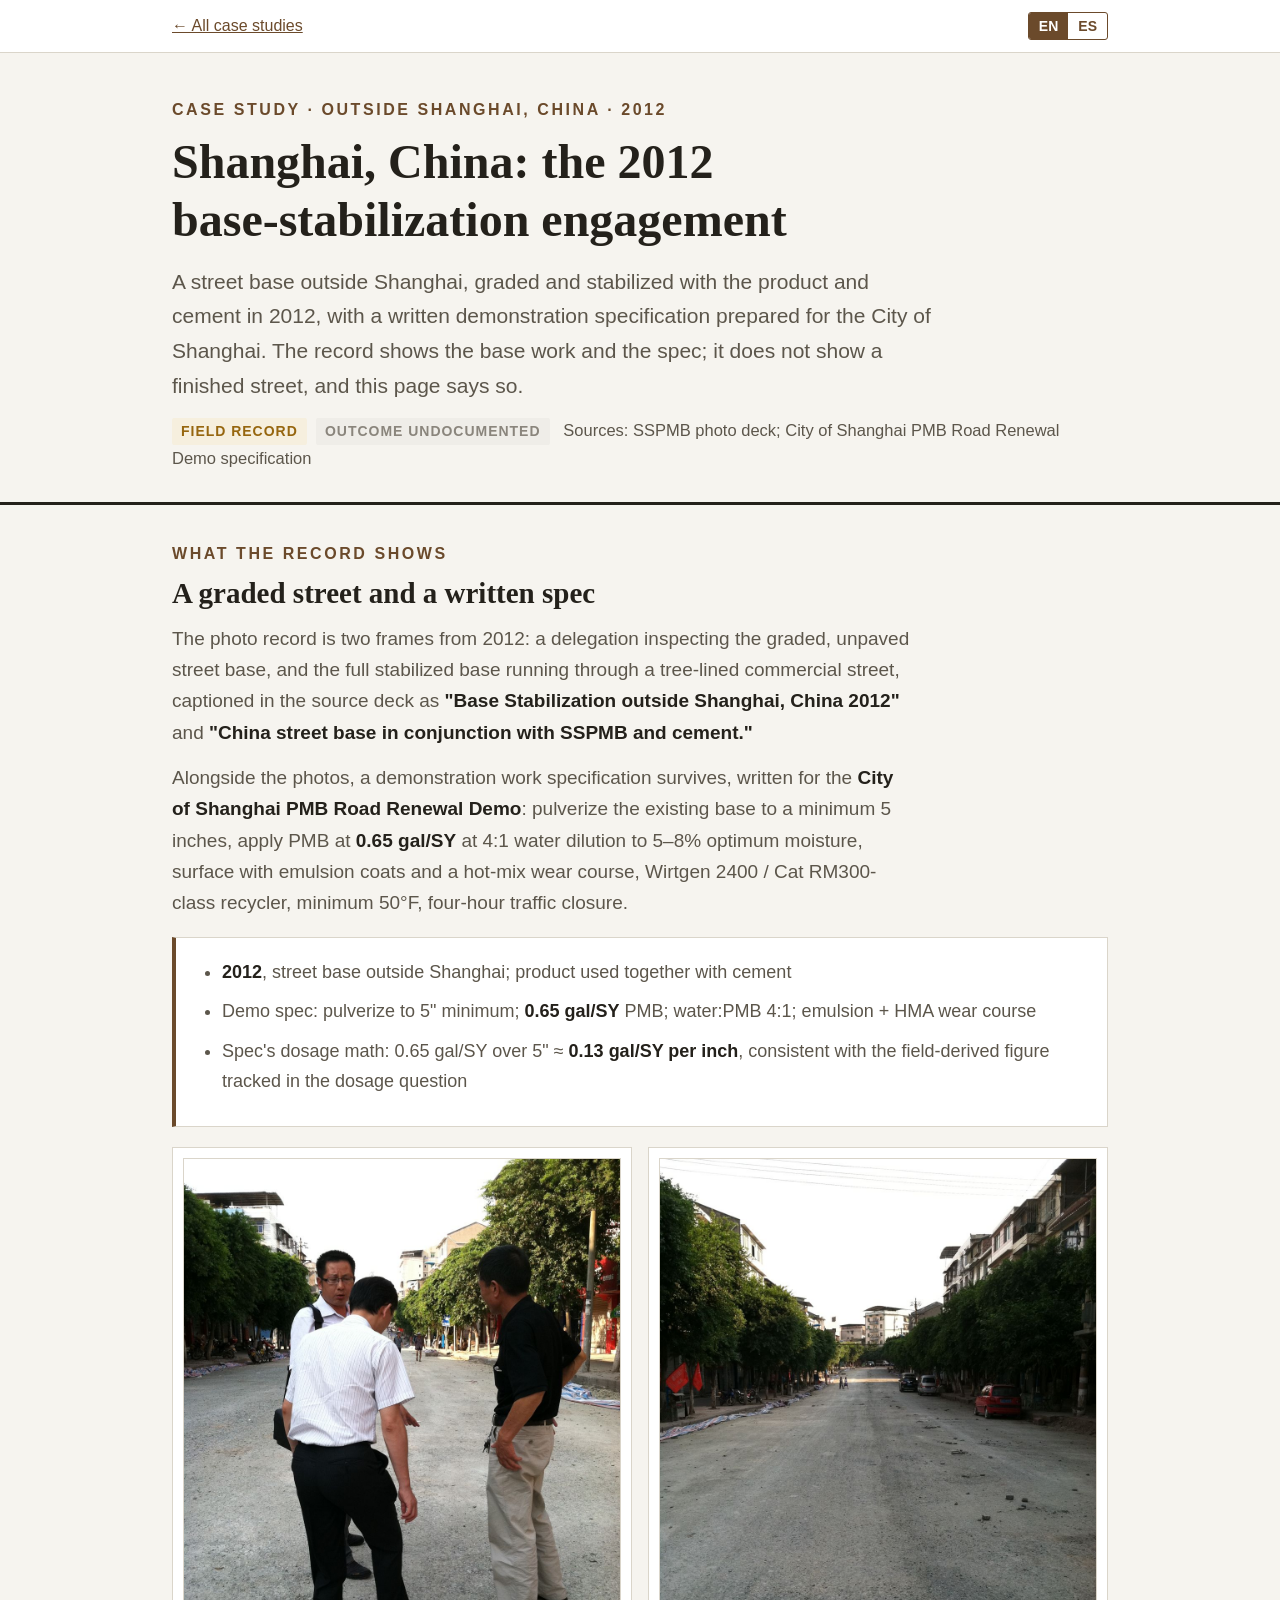
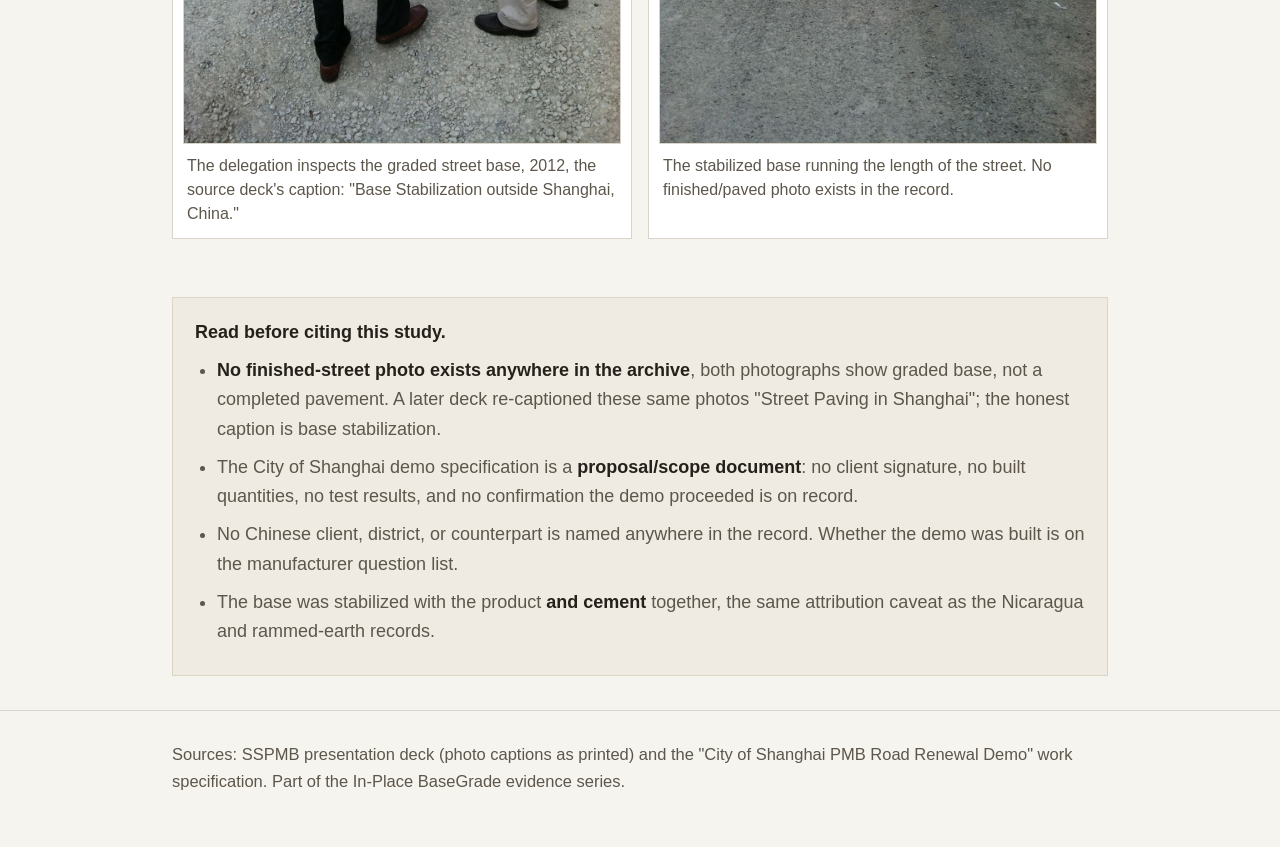
<file: studies/shanghai/index.html>
<!DOCTYPE html>
<html lang="en">
<head>
<meta charset="utf-8"><meta name="viewport" content="width=device-width, initial-scale=1">
<meta name="robots" content="noindex, nofollow">
<title>Shanghai, China: the 2012 base-stabilization engagement · In-Place BaseGrade</title>
<style>
  :root{
    --ground:#F6F4EF; --paper:#FFFFFF; --ink:#24211B; --ink-soft:#5C564B;
    --line:#DAD5CA; --accent:#6B4A2B;
    --lab:#2E6B4F; --spec:#33587A; --field:#96660F; --open:#8A857C;
    --lab-bg:#EAF2ED; --spec-bg:#EAF0F6; --field-bg:#F6EFDE; --open-bg:#EFEDE8;
    --bad:#9C3B32; --bad-bg:#F7EAE8;
  }
  *{box-sizing:border-box}
  body{margin:0;background:var(--ground);color:var(--ink);
    font:20px/1.65 "Segoe UI",-apple-system,"Helvetica Neue",Arial,sans-serif;}
  h1,h2,h3{font-family:Rockwell,"Roboto Slab",Georgia,serif;line-height:1.2;text-wrap:balance;margin:0;}
  a{color:var(--accent);}
  .wrap{max-width:980px;margin:0 auto;padding:0 22px;}
  .mono{font-family:Consolas,Menlo,monospace;}
  header.page{padding:44px 0 30px;border-bottom:3px solid var(--ink);}
  .eyebrow{font-size:16px;letter-spacing:.16em;text-transform:uppercase;color:var(--accent);font-weight:600;margin:0 0 10px;}
  header.page h1{font-size:clamp(34px,4.5vw,48px);}
  header.page .sub{font-size:21px;color:var(--ink-soft);max-width:66ch;margin:16px 0 0;}
  .chip{display:inline-block;font-size:14px;font-weight:700;letter-spacing:.07em;text-transform:uppercase;padding:2px 9px;border-radius:2px;white-space:nowrap;}
  .chip.lab{color:var(--lab);background:var(--lab-bg);}
  .chip.spec{color:var(--spec);background:var(--spec-bg);}
  .chip.field{color:var(--field);background:var(--field-bg);}
  .chip.open{color:var(--open);background:var(--open-bg);}
  .meta{margin-top:14px;font-size:16.5px;color:var(--ink-soft);}
  section{padding:36px 0 8px;}
  .kicker{font-size:16px;letter-spacing:.16em;text-transform:uppercase;color:var(--accent);font-weight:700;margin-bottom:8px;}
  section h2{font-size:29px;margin-bottom:12px;}
  section p{font-size:19px;color:var(--ink-soft);max-width:70ch;margin:0 0 14px;}
  section p b, section p strong{color:var(--ink);}
  .facts{background:var(--paper);border:1px solid var(--line);border-left:4px solid var(--accent);padding:20px 24px;margin:18px 0;}
  .facts ul{margin:0;padding-left:22px;font-size:18px;color:var(--ink-soft);}
  .facts li{margin-bottom:10px;}
  .facts li b{color:var(--ink);}
  .tablewrap{overflow-x:auto;margin:14px 0;}
  table.dt{width:100%;border-collapse:collapse;font-size:17px;background:var(--paper);border:1px solid var(--line);}
  table.dt th{text-align:left;padding:10px 14px;border-bottom:2px solid var(--line);font-size:15px;text-transform:uppercase;letter-spacing:.04em;color:var(--ink-soft);background:var(--ground);}
  table.dt td{padding:10px 14px;border-bottom:1px solid var(--line);font-variant-numeric:tabular-nums;vertical-align:top;}
  table.dt tr:last-child td{border-bottom:none;}
  .gallery{display:grid;grid-template-columns:repeat(auto-fill,minmax(300px,1fr));gap:16px;margin:20px 0;}
  .gallery figure{margin:0;background:var(--paper);border:1px solid var(--line);padding:10px;}
  .gallery a{display:block;}
  .gallery img{width:100%;display:block;border:1px solid var(--line);cursor:zoom-in;}
  .gallery figcaption{font-size:16px;color:var(--ink-soft);padding:10px 4px 2px;line-height:1.5;}
  .gallery.wide{grid-template-columns:1fr 1fr;}
  @media (max-width:700px){ .gallery, .gallery.wide{grid-template-columns:1fr;} }
  .svc-banner{background:var(--ink);padding:16px 22px;margin:18px 0;}
  .svc-count{font:700 30px/1.2 Consolas,Menlo,monospace;color:#F0C86C;font-variant-numeric:tabular-nums;}
  .svc-line{font-size:16px;color:#EDE9E0;margin-top:5px;line-height:1.5;}
  .honesty{margin:30px 0;padding:20px 22px;background:#EFEBE2;border:1px solid #DDD5C4;font-size:18px;color:var(--ink-soft);}
  .honesty b{color:var(--ink);}
  .honesty ul{margin:8px 0 0;padding-left:22px;}
  .honesty li{margin-bottom:8px;}
  footer{padding:30px 0 52px;font-size:16.5px;color:var(--ink-soft);border-top:1px solid var(--line);margin-top:34px;}
  .backbar{background:var(--paper);border-bottom:1px solid var(--line);}
  .backbar .wrap{padding-top:12px;padding-bottom:12px;font-size:16px;}
  .langtoggle{display:inline-flex;align-items:center;border:1.5px solid var(--accent);border-radius:3px;overflow:hidden;padding:0;background:transparent;cursor:pointer;font-weight:700;font-size:14px;}
  .langtoggle span{padding:5px 10px;color:var(--accent);}
  .langtoggle span.active{background:var(--accent);color:#fff;}
</style></head>
<body>
<div class="backbar"><div class="wrap" style="display:flex;align-items:center;justify-content:space-between;gap:12px;"><a href="../../#cases" target="_top" data-es="&larr; Todos los casos de estudio">&larr; All case studies</a><button type="button" class="langtoggle js-lang-toggle" aria-label="Switch language / Cambiar idioma"><span data-lang-btn="en">EN</span><span data-lang-btn="es">ES</span></button></div></div>
<header class="page"><div class="wrap">
<div class="eyebrow" data-es="Caso de estudio &middot; a las afueras de Shanghai, China &middot; 2012">Case study &middot; outside Shanghai, China &middot; 2012</div>
<h1 data-es="Shanghai, China: el proyecto de estabilizaci&oacute;n de base de 2012">Shanghai, China: the 2012 base-stabilization engagement</h1>
<p class="sub" data-es="Una base de calle a las afueras de Shanghai, nivelada y estabilizada con el producto y cemento en 2012, con una especificaci&oacute;n de demostraci&oacute;n escrita preparada para la Ciudad de Shanghai. El registro muestra el trabajo de base y la especificaci&oacute;n; no muestra una calle terminada, y esta p&aacute;gina lo dice claramente.">A street base outside Shanghai, graded and stabilized with the product and cement in 2012, with a written demonstration specification prepared for the City of Shanghai. The record shows the base work and the spec; it does not show a finished street, and this page says so.</p>
<div class="meta" data-es="<span class=&quot;chip field&quot;>Registro de campo</span> &nbsp;<span class=&quot;chip open&quot;>Resultado sin documentar</span> &nbsp; Fuentes: presentaci&oacute;n fotogr&aacute;fica de SSPMB; especificaci&oacute;n City of Shanghai PMB Road Renewal Demo"><span class="chip field">Field record</span> &nbsp;<span class="chip open">Outcome undocumented</span> &nbsp; Sources: SSPMB photo deck; City of Shanghai PMB Road Renewal Demo specification</div>
</div></header>
<section><div class="wrap">
<div class="kicker" data-es="Lo que muestra el registro">What the record shows</div>
<h2 data-es="Una calle nivelada y una especificaci&oacute;n escrita">A graded street and a written spec</h2>
<p data-es="El registro fotogr&aacute;fico son dos tomas de 2012: una delegaci&oacute;n inspeccionando la base de calle nivelada y sin pavimentar, y la base estabilizada completa a lo largo de una calle comercial arbolada, con la leyenda en la presentaci&oacute;n original de <b>&quot;Base Stabilization outside Shanghai, China 2012&quot;</b> y <b>&quot;China street base in conjunction with SSPMB and cement.&quot;</b>">The photo record is two frames from 2012: a delegation inspecting the graded, unpaved street base, and the full stabilized base running through a tree-lined commercial street, captioned in the source deck as <b>"Base Stabilization outside Shanghai, China 2012"</b> and <b>"China street base in conjunction with SSPMB and cement."</b></p>
<p data-es="Junto con las fotos, se conserva una especificaci&oacute;n de trabajo de demostraci&oacute;n, escrita para el <b>City of Shanghai PMB Road Renewal Demo</b>: pulverizar la base existente a un m&iacute;nimo de 5 pulgadas, aplicar PMB a <b>0.65 gal/SY</b> con una dilusi&oacute;n de agua 4:1 hasta 5&ndash;8% de humedad &oacute;ptima, superficie con capas de emulsi&oacute;n y una capa de rodadura de mezcla en caliente, recicladora tipo Wirtgen 2400 / Cat RM300, m&iacute;nimo 50&deg;F, cierre al tr&aacute;fico de cuatro horas.">Alongside the photos, a demonstration work specification survives, written for the <b>City of Shanghai PMB Road Renewal Demo</b>: pulverize the existing base to a minimum 5 inches, apply PMB at <b>0.65 gal/SY</b> at 4:1 water dilution to 5&ndash;8% optimum moisture, surface with emulsion coats and a hot-mix wear course, Wirtgen 2400 / Cat RM300-class recycler, minimum 50&deg;F, four-hour traffic closure.</p>
<div class="facts"><ul><li data-es="<b>2012</b>, base de calle a las afueras de Shanghai; producto usado junto con cemento"><b>2012</b>, street base outside Shanghai; product used together with cement</li><li data-es="Especificaci&oacute;n de demostraci&oacute;n: pulverizar a 5&quot; m&iacute;nimo; <b>0.65 gal/SY</b> de PMB; agua:PMB 4:1; emulsi&oacute;n + capa de rodadura HMA">Demo spec: pulverize to 5" minimum; <b>0.65 gal/SY</b> PMB; water:PMB 4:1; emulsion + HMA wear course</li><li data-es="Matem&aacute;tica de dosificaci&oacute;n de la especificaci&oacute;n: 0.65 gal/SY sobre 5&quot; &asymp; <b>0.13 gal/SY por pulgada</b>, coherente con la cifra derivada de campo que se sigue en la pregunta de dosificaci&oacute;n">Spec's dosage math: 0.65 gal/SY over 5" &asymp; <b>0.13 gal/SY per inch</b>, consistent with the field-derived figure tracked in the dosage question</li></ul></div>
<div class="gallery wide"><figure><a href="img/inspection.jpg" target="_blank" rel="noopener"><img src="img/inspection.jpg" alt="The delegation inspects the graded street base, 2012, the source deck&#x27;s caption: &quot;Base Stabilization outside Shanghai, China.&quot;" decoding="async"></a><figcaption data-es="La delegaci&oacute;n inspecciona la base de calle nivelada, 2012, la leyenda de la presentaci&oacute;n original: &quot;Base Stabilization outside Shanghai, China.&quot;">The delegation inspects the graded street base, 2012, the source deck's caption: "Base Stabilization outside Shanghai, China."</figcaption></figure><figure><a href="img/graded-street.jpg" target="_blank" rel="noopener"><img src="img/graded-street.jpg" alt="The stabilized base running the length of the street. No finished/paved photo exists in the record." decoding="async"></a><figcaption data-es="La base estabilizada a lo largo de toda la calle. No existe en el registro ninguna foto de la calle terminada/pavimentada.">The stabilized base running the length of the street. No finished/paved photo exists in the record.</figcaption></figure></div>
</div></section>
<div class="wrap"><div class="honesty"><b data-es="Lea esto antes de citar este estudio.">Read before citing this study.</b><ul><li data-es="<b>No existe ninguna foto de la calle terminada en todo el archivo</b>, ambas fotograf&iacute;as muestran la base nivelada, no un pavimento completado. Una presentaci&oacute;n posterior volvi&oacute; a titular estas mismas fotos como &quot;Street Paving in Shanghai&quot;; la leyenda honesta es estabilizaci&oacute;n de base."><b>No finished-street photo exists anywhere in the archive</b>, both photographs show graded base, not a completed pavement. A later deck re-captioned these same photos "Street Paving in Shanghai"; the honest caption is base stabilization.</li><li data-es="La especificaci&oacute;n de demostraci&oacute;n de la Ciudad de Shanghai es un <b>documento de propuesta/alcance</b>: no hay firma del cliente, no hay cantidades construidas, no hay resultados de pruebas, y no consta confirmaci&oacute;n de que la demostraci&oacute;n se haya realizado.">The City of Shanghai demo specification is a <b>proposal/scope document</b>: no client signature, no built quantities, no test results, and no confirmation the demo proceeded is on record.</li><li data-es="Ning&uacute;n cliente, distrito o contraparte china se menciona en ning&uacute;n lugar del registro. Si la demostraci&oacute;n se construy&oacute; o no est&aacute; en la lista de preguntas al fabricante.">No Chinese client, district, or counterpart is named anywhere in the record. Whether the demo was built is on the manufacturer question list.</li><li data-es="La base se estabiliz&oacute; con el producto <b>y cemento</b> juntos, la misma advertencia de atribuci&oacute;n que en los registros de Nicaragua y tierra apisonada.">The base was stabilized with the product <b>and cement</b> together, the same attribution caveat as the Nicaragua and rammed-earth records.</li></ul></div></div>
<footer><div class="wrap" data-es="Fuentes: presentaci&oacute;n de SSPMB (leyendas fotogr&aacute;ficas seg&uacute;n impresas) y la especificaci&oacute;n de trabajo &quot;City of Shanghai PMB Road Renewal Demo&quot;. Parte de la serie de evidencia In-Place BaseGrade.">Sources: SSPMB presentation deck (photo captions as printed) and the "City of Shanghai PMB Road Renewal Demo" work specification. Part of the In-Place BaseGrade evidence series.</div></footer>
<script>
(function(){
  var STORAGE_KEY='inplace-lang';
  function applyLang(lang){
    var nodes=document.querySelectorAll('[data-es]');
    nodes.forEach(function(el){
      if(!el.hasAttribute('data-en')){ el.setAttribute('data-en', el.innerHTML); }
      el.innerHTML = lang==='es' ? el.getAttribute('data-es') : el.getAttribute('data-en');
    });
    document.documentElement.lang = lang;
    document.querySelectorAll('.js-lang-toggle').forEach(function(btn){
      var enSpan=btn.querySelector('[data-lang-btn="en"]');
      var esSpan=btn.querySelector('[data-lang-btn="es"]');
      if(enSpan) enSpan.classList.toggle('active', lang==='en');
      if(esSpan) esSpan.classList.toggle('active', lang==='es');
    });
  }
  function toggleLang(){
    var current = document.documentElement.lang==='es' ? 'es' : 'en';
    var next = current==='es' ? 'en' : 'es';
    try{ localStorage.setItem(STORAGE_KEY, next); }catch(e){}
    applyLang(next);
  }
  document.addEventListener('DOMContentLoaded', function(){
    var stored=null;
    try{ stored=localStorage.getItem(STORAGE_KEY); }catch(e){}
    applyLang(stored==='es'?'es':'en');
    document.querySelectorAll('.js-lang-toggle').forEach(function(btn){
      btn.addEventListener('click', toggleLang);
    });
  });
  window.addEventListener('message', function(e){
    if(!e.data || e.data.type!=='inplace-lang') return;
    var lang = e.data.lang==='es' ? 'es' : 'en';
    try{ localStorage.setItem(STORAGE_KEY, lang); }catch(err){}
    applyLang(lang);
  });
})();
</script>
</body>
</html>
</file>
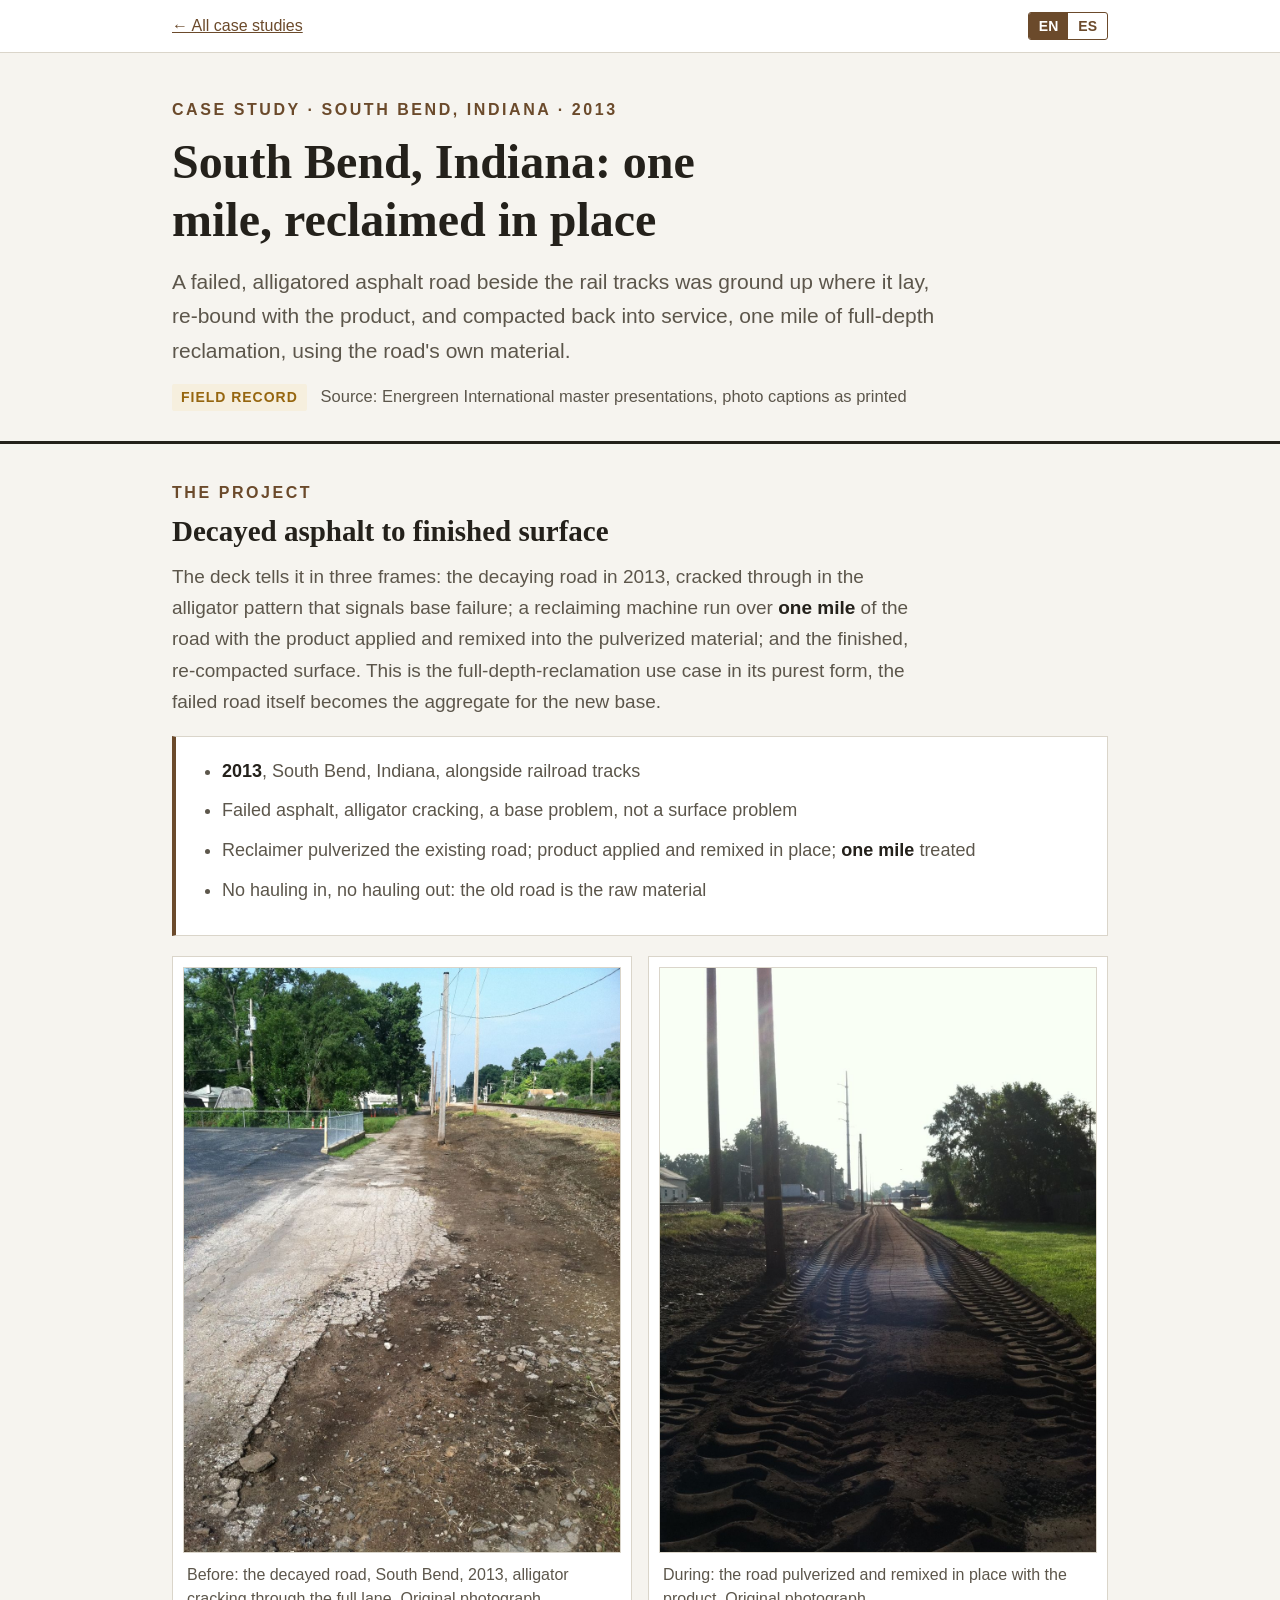
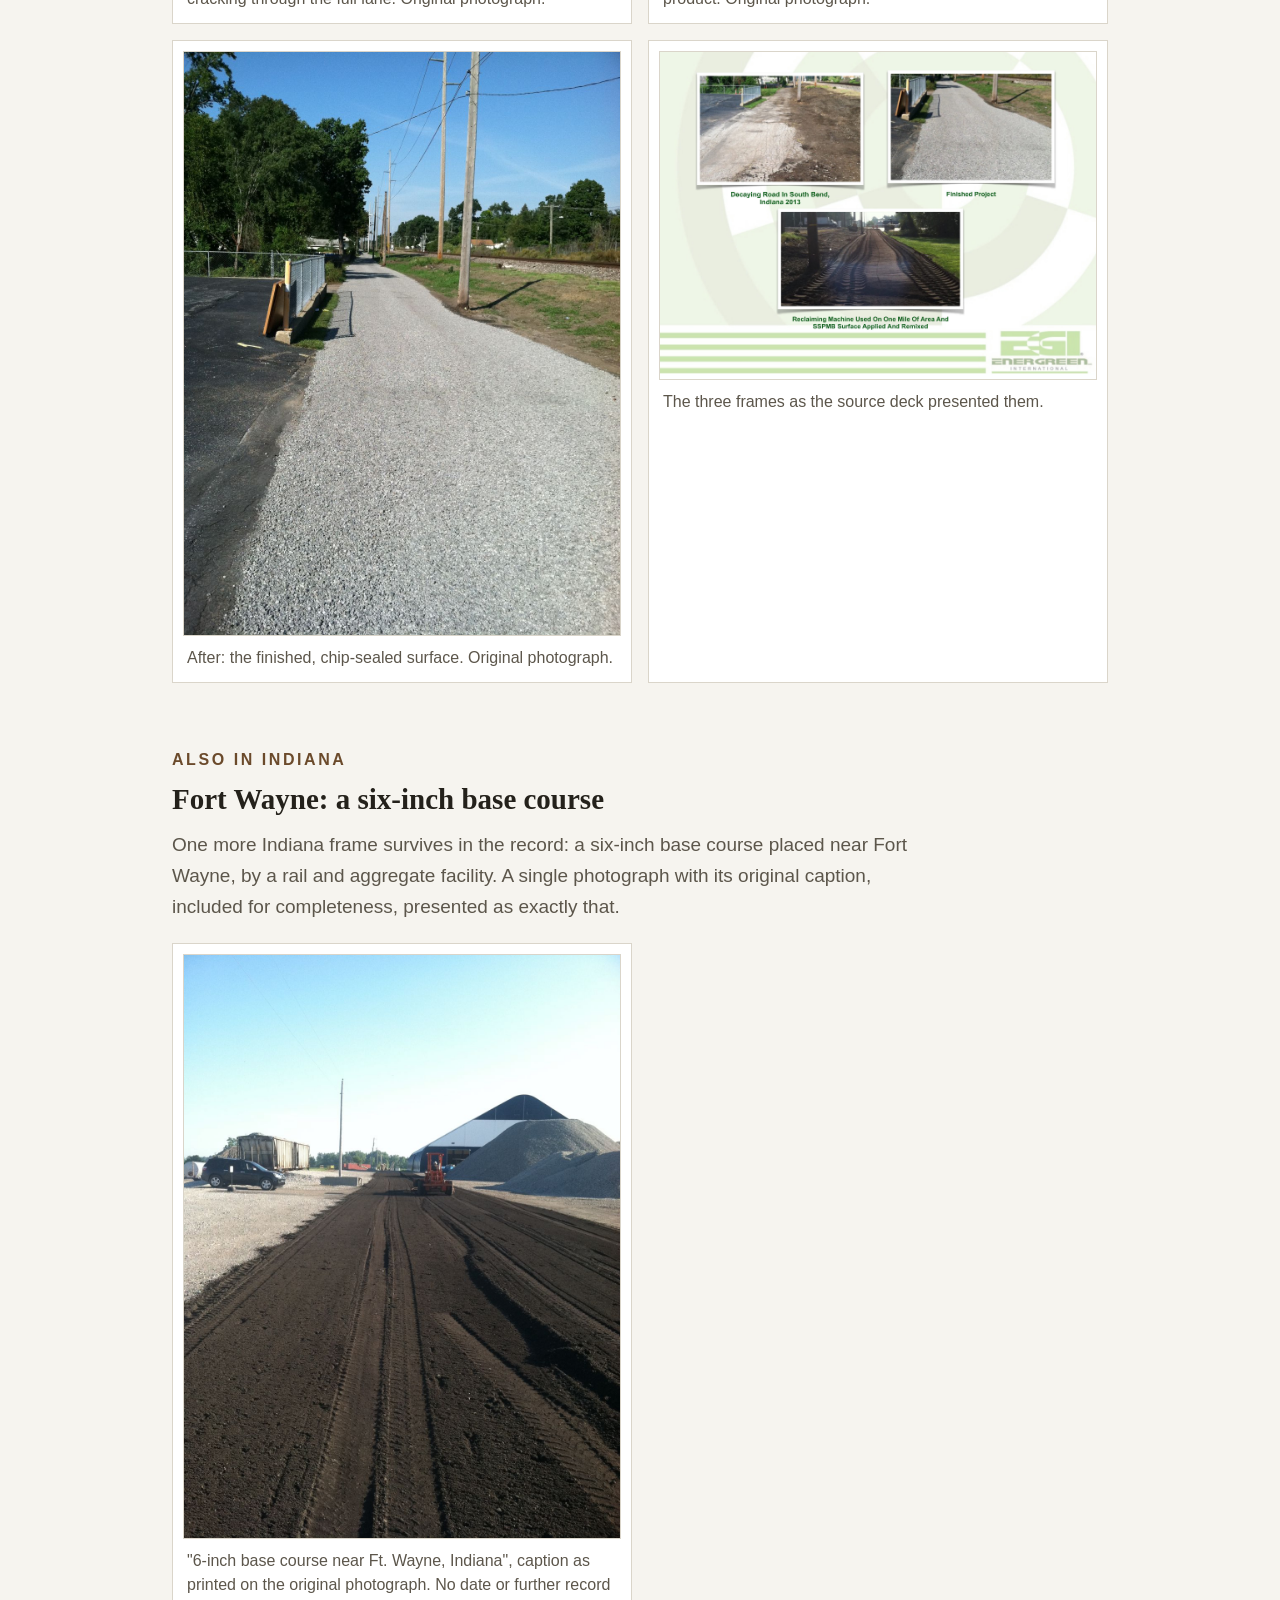
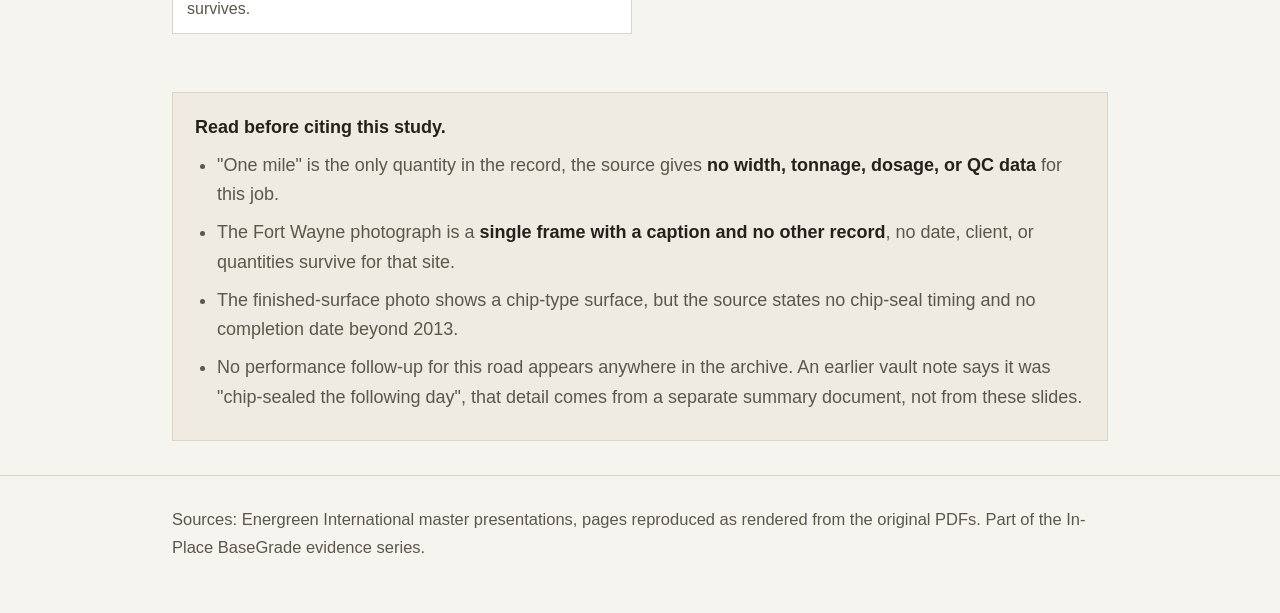
<file: studies/southbend/index.html>
<!DOCTYPE html>
<html lang="en">
<head>
<meta charset="utf-8"><meta name="viewport" content="width=device-width, initial-scale=1">
<meta name="robots" content="noindex, nofollow">
<title>South Bend, Indiana: one mile, reclaimed in place · In-Place BaseGrade</title>
<style>
  :root{
    --ground:#F6F4EF; --paper:#FFFFFF; --ink:#24211B; --ink-soft:#5C564B;
    --line:#DAD5CA; --accent:#6B4A2B;
    --lab:#2E6B4F; --spec:#33587A; --field:#96660F; --open:#8A857C;
    --lab-bg:#EAF2ED; --spec-bg:#EAF0F6; --field-bg:#F6EFDE; --open-bg:#EFEDE8;
    --bad:#9C3B32; --bad-bg:#F7EAE8;
  }
  *{box-sizing:border-box}
  body{margin:0;background:var(--ground);color:var(--ink);
    font:20px/1.65 "Segoe UI",-apple-system,"Helvetica Neue",Arial,sans-serif;}
  h1,h2,h3{font-family:Rockwell,"Roboto Slab",Georgia,serif;line-height:1.2;text-wrap:balance;margin:0;}
  a{color:var(--accent);}
  .wrap{max-width:980px;margin:0 auto;padding:0 22px;}
  .mono{font-family:Consolas,Menlo,monospace;}
  header.page{padding:44px 0 30px;border-bottom:3px solid var(--ink);}
  .eyebrow{font-size:16px;letter-spacing:.16em;text-transform:uppercase;color:var(--accent);font-weight:600;margin:0 0 10px;}
  header.page h1{font-size:clamp(34px,4.5vw,48px);}
  header.page .sub{font-size:21px;color:var(--ink-soft);max-width:66ch;margin:16px 0 0;}
  .chip{display:inline-block;font-size:14px;font-weight:700;letter-spacing:.07em;text-transform:uppercase;padding:2px 9px;border-radius:2px;white-space:nowrap;}
  .chip.lab{color:var(--lab);background:var(--lab-bg);}
  .chip.spec{color:var(--spec);background:var(--spec-bg);}
  .chip.field{color:var(--field);background:var(--field-bg);}
  .chip.open{color:var(--open);background:var(--open-bg);}
  .meta{margin-top:14px;font-size:16.5px;color:var(--ink-soft);}
  section{padding:36px 0 8px;}
  .kicker{font-size:16px;letter-spacing:.16em;text-transform:uppercase;color:var(--accent);font-weight:700;margin-bottom:8px;}
  section h2{font-size:29px;margin-bottom:12px;}
  section p{font-size:19px;color:var(--ink-soft);max-width:70ch;margin:0 0 14px;}
  section p b, section p strong{color:var(--ink);}
  .facts{background:var(--paper);border:1px solid var(--line);border-left:4px solid var(--accent);padding:20px 24px;margin:18px 0;}
  .facts ul{margin:0;padding-left:22px;font-size:18px;color:var(--ink-soft);}
  .facts li{margin-bottom:10px;}
  .facts li b{color:var(--ink);}
  .tablewrap{overflow-x:auto;margin:14px 0;}
  table.dt{width:100%;border-collapse:collapse;font-size:17px;background:var(--paper);border:1px solid var(--line);}
  table.dt th{text-align:left;padding:10px 14px;border-bottom:2px solid var(--line);font-size:15px;text-transform:uppercase;letter-spacing:.04em;color:var(--ink-soft);background:var(--ground);}
  table.dt td{padding:10px 14px;border-bottom:1px solid var(--line);font-variant-numeric:tabular-nums;vertical-align:top;}
  table.dt tr:last-child td{border-bottom:none;}
  .gallery{display:grid;grid-template-columns:repeat(auto-fill,minmax(300px,1fr));gap:16px;margin:20px 0;}
  .gallery figure{margin:0;background:var(--paper);border:1px solid var(--line);padding:10px;}
  .gallery a{display:block;}
  .gallery img{width:100%;display:block;border:1px solid var(--line);cursor:zoom-in;}
  .gallery figcaption{font-size:16px;color:var(--ink-soft);padding:10px 4px 2px;line-height:1.5;}
  .gallery.wide{grid-template-columns:1fr 1fr;}
  @media (max-width:700px){ .gallery, .gallery.wide{grid-template-columns:1fr;} }
  .svc-banner{background:var(--ink);padding:16px 22px;margin:18px 0;}
  .svc-count{font:700 30px/1.2 Consolas,Menlo,monospace;color:#F0C86C;font-variant-numeric:tabular-nums;}
  .svc-line{font-size:16px;color:#EDE9E0;margin-top:5px;line-height:1.5;}
  .honesty{margin:30px 0;padding:20px 22px;background:#EFEBE2;border:1px solid #DDD5C4;font-size:18px;color:var(--ink-soft);}
  .honesty b{color:var(--ink);}
  .honesty ul{margin:8px 0 0;padding-left:22px;}
  .honesty li{margin-bottom:8px;}
  footer{padding:30px 0 52px;font-size:16.5px;color:var(--ink-soft);border-top:1px solid var(--line);margin-top:34px;}
  .backbar{background:var(--paper);border-bottom:1px solid var(--line);}
  .backbar .wrap{padding-top:12px;padding-bottom:12px;font-size:16px;}
  .langtoggle{display:inline-flex;align-items:center;border:1.5px solid var(--accent);border-radius:3px;overflow:hidden;padding:0;background:transparent;cursor:pointer;font-weight:700;font-size:14px;}
  .langtoggle span{padding:5px 10px;color:var(--accent);}
  .langtoggle span.active{background:var(--accent);color:#fff;}
</style></head>
<body>
<div class="backbar"><div class="wrap" style="display:flex;align-items:center;justify-content:space-between;gap:12px;"><a href="../../#cases" target="_top" data-es="&larr; Todos los casos de estudio">&larr; All case studies</a><button type="button" class="langtoggle js-lang-toggle" aria-label="Switch language / Cambiar idioma"><span data-lang-btn="en">EN</span><span data-lang-btn="es">ES</span></button></div></div>
<header class="page"><div class="wrap">
<div class="eyebrow" data-es="Caso de estudio &middot; South Bend, Indiana &middot; 2013">Case study &middot; South Bend, Indiana &middot; 2013</div>
<h1 data-es="South Bend, Indiana: una milla, reciclada en el sitio">South Bend, Indiana: one mile, reclaimed in place</h1>
<p class="sub" data-es="Una vialidad de asfalto deteriorada, con agrietamiento tipo piel de cocodrilo, junto a las vías del ferrocarril, fue fresada en el sitio, reintegrada con el producto y compactada de nuevo en servicio: una milla de reciclado a profundidad total, usando el propio material de la vialidad.">A failed, alligatored asphalt road beside the rail tracks was ground up where it lay, re-bound with the product, and compacted back into service, one mile of full-depth reclamation, using the road's own material.</p>
<div class="meta" data-es="<span class=&quot;chip field&quot;>Registro de campo</span> &nbsp; Fuente: presentaciones maestras de Energreen International, pies de foto tal como fueron impresos"><span class="chip field">Field record</span> &nbsp; Source: Energreen International master presentations, photo captions as printed</div>
</div></header>
<section><div class="wrap">
<div class="kicker" data-es="El proyecto">The project</div>
<h2 data-es="De asfalto deteriorado a superficie terminada">Decayed asphalt to finished surface</h2>
<p data-es="El material muestra tres momentos: la vialidad en deterioro en 2013, agrietada en el patrón tipo piel de cocodrilo que indica falla de base; una recicladora recorriendo <b>una milla</b> de la vialidad con el producto aplicado y remezclado en el material pulverizado; y la superficie terminada y recompactada. Este es el caso de uso de reciclado a profundidad total en su forma más pura: la propia vialidad fallada se convierte en el agregado para la nueva base.">The deck tells it in three frames: the decaying road in 2013, cracked through in the alligator pattern that signals base failure; a reclaiming machine run over <b>one mile</b> of the road with the product applied and remixed into the pulverized material; and the finished, re-compacted surface. This is the full-depth-reclamation use case in its purest form, the failed road itself becomes the aggregate for the new base.</p>
<div class="facts"><ul><li data-es="<b>2013</b>, South Bend, Indiana, junto a las vías del ferrocarril"><b>2013</b>, South Bend, Indiana, alongside railroad tracks</li><li data-es="Asfalto fallado, agrietamiento tipo piel de cocodrilo: un problema de base, no de superficie">Failed asphalt, alligator cracking, a base problem, not a surface problem</li><li data-es="La recicladora pulverizó la vialidad existente; el producto se aplicó y remezcló en el sitio; <b>una milla</b> tratada">Reclaimer pulverized the existing road; product applied and remixed in place; <b>one mile</b> treated</li><li data-es="Sin acarreo de entrada ni de salida: la vialidad antigua es la materia prima">No hauling in, no hauling out: the old road is the raw material</li></ul></div>
<div class="gallery wide"><figure><a href="img/before-full.jpg" target="_blank" rel="noopener"><img src="img/before-full.jpg" alt="Before: the decayed road, South Bend, 2013, alligator cracking through the full lane. Original photograph." decoding="async"></a><figcaption data-es="Antes: la vialidad deteriorada, South Bend, 2013, agrietamiento tipo piel de cocodrilo en todo el carril. Fotografía original.">Before: the decayed road, South Bend, 2013, alligator cracking through the full lane. Original photograph.</figcaption></figure><figure><a href="img/reclaimed-full.jpg" target="_blank" rel="noopener"><img src="img/reclaimed-full.jpg" alt="During: the road pulverized and remixed in place with the product. Original photograph." decoding="async"></a><figcaption data-es="Durante: la vialidad pulverizada y remezclada en el sitio con el producto. Fotografía original.">During: the road pulverized and remixed in place with the product. Original photograph.</figcaption></figure><figure><a href="img/finished-full.jpg" target="_blank" rel="noopener"><img src="img/finished-full.jpg" alt="After: the finished, chip-sealed surface. Original photograph." decoding="async"></a><figcaption data-es="Después: la superficie terminada, con sello de riego (chip seal). Fotografía original.">After: the finished, chip-sealed surface. Original photograph.</figcaption></figure><figure><a href="img/masteren-p52.jpg" target="_blank" rel="noopener"><img src="img/masteren-p52.jpg" alt="The three frames as the source deck presented them." decoding="async"></a><figcaption data-es="Los tres momentos tal como se presentaron en la presentación original.">The three frames as the source deck presented them.</figcaption></figure></div>
</div></section>
<section><div class="wrap">
<div class="kicker" data-es="También en Indiana">Also in Indiana</div>
<h2 data-es="Fort Wayne: una capa de base de seis pulgadas">Fort Wayne: a six-inch base course</h2>
<p data-es="Del registro sobrevive un cuadro más de Indiana: una capa de base de seis pulgadas colocada cerca de Fort Wayne, junto a una instalación ferroviaria y de agregados. Una sola fotografía con su pie de foto original, incluida por completitud, presentada exactamente como tal.">One more Indiana frame survives in the record: a six-inch base course placed near Fort Wayne, by a rail and aggregate facility. A single photograph with its original caption, included for completeness, presented as exactly that.</p>
<div class="gallery wide"><figure><a href="img/ftwayne-base.jpg" target="_blank" rel="noopener"><img src="img/ftwayne-base.jpg" alt="&quot;6-inch base course near Ft. Wayne, Indiana&quot;, caption as printed on the original photograph. No date or further record survives." decoding="async"></a><figcaption data-es="&quot;6-inch base course near Ft. Wayne, Indiana&quot; (capa de base de 6 pulgadas cerca de Ft. Wayne, Indiana), pie de foto tal como fue impreso en la fotografía original. No sobrevive fecha ni registro adicional.">"6-inch base course near Ft. Wayne, Indiana", caption as printed on the original photograph. No date or further record survives.</figcaption></figure></div>
</div></section>
<div class="wrap"><div class="honesty"><b data-es="Leer antes de citar este estudio.">Read before citing this study.</b><ul><li data-es="&quot;Una milla&quot; es la única cantidad que consta en el registro; la fuente no aporta <b>ancho, tonelaje, dosificación ni datos de control de calidad</b> para esta obra.">"One mile" is the only quantity in the record, the source gives <b>no width, tonnage, dosage, or QC data</b> for this job.</li><li data-es="La fotografía de Fort Wayne es <b>un solo cuadro con pie de foto y sin ningún otro registro</b>; no sobrevive fecha, cliente ni cantidades para ese sitio.">The Fort Wayne photograph is a <b>single frame with a caption and no other record</b>, no date, client, or quantities survive for that site.</li><li data-es="La foto de la superficie terminada muestra un acabado tipo sello de riego, pero la fuente no indica el momento del sello ni una fecha de terminación más allá de 2013.">The finished-surface photo shows a chip-type surface, but the source states no chip-seal timing and no completion date beyond 2013.</li><li data-es="No aparece en todo el archivo un seguimiento de desempeño para esta vialidad. Una nota anterior del archivo indica que se &quot;selló con riego al día siguiente&quot;; ese dato proviene de un documento de resumen distinto, no de estas diapositivas.">No performance follow-up for this road appears anywhere in the archive. An earlier vault note says it was "chip-sealed the following day", that detail comes from a separate summary document, not from these slides.</li></ul></div></div>
<footer><div class="wrap" data-es="Fuentes: presentaciones maestras de Energreen International, páginas reproducidas tal como se renderizaron a partir de los PDF originales. Parte de la serie de evidencia de In-Place BaseGrade.">Sources: Energreen International master presentations, pages reproduced as rendered from the original PDFs. Part of the In-Place BaseGrade evidence series.</div></footer>
<script>
(function(){
  var STORAGE_KEY='inplace-lang';
  function applyLang(lang){
    var nodes=document.querySelectorAll('[data-es]');
    nodes.forEach(function(el){
      if(!el.hasAttribute('data-en')){ el.setAttribute('data-en', el.innerHTML); }
      el.innerHTML = lang==='es' ? el.getAttribute('data-es') : el.getAttribute('data-en');
    });
    document.documentElement.lang = lang;
    document.querySelectorAll('.js-lang-toggle').forEach(function(btn){
      var enSpan=btn.querySelector('[data-lang-btn="en"]');
      var esSpan=btn.querySelector('[data-lang-btn="es"]');
      if(enSpan) enSpan.classList.toggle('active', lang==='en');
      if(esSpan) esSpan.classList.toggle('active', lang==='es');
    });
  }
  function toggleLang(){
    var current = document.documentElement.lang==='es' ? 'es' : 'en';
    var next = current==='es' ? 'en' : 'es';
    try{ localStorage.setItem(STORAGE_KEY, next); }catch(e){}
    applyLang(next);
  }
  document.addEventListener('DOMContentLoaded', function(){
    var stored=null;
    try{ stored=localStorage.getItem(STORAGE_KEY); }catch(e){}
    applyLang(stored==='es'?'es':'en');
    document.querySelectorAll('.js-lang-toggle').forEach(function(btn){
      btn.addEventListener('click', toggleLang);
    });
  });
  window.addEventListener('message', function(e){
    if(!e.data || e.data.type!=='inplace-lang') return;
    var lang = e.data.lang==='es' ? 'es' : 'en';
    try{ localStorage.setItem(STORAGE_KEY, lang); }catch(err){}
    applyLang(lang);
  });
})();
</script>
</body>
</html>
</file>
<file: concrete/assets/css/styles.css>
:root{
  --page:#f6f2ec;--ink:#1c1a17;--ink-warm:#38322c;--ink-mid:#584f46;--ink-light:#7a6e64;
  --bronze:#9a7232;--bronze-light:#c4963e;--bronze-pale:#eacc88;--rust:#782e18;--rust-light:#b05438;
  --earth:#5e4e3c;--earth-dark:#3e3028;--sage:#384e34;--sage-light:#567050;
  --stone:#e8e2d8;--stone-light:#f4f0e8;--stone-mid:#d4ccc0;--stone-dark:#b8ae9e;--warm-red:#f08060;
  --max-w:1080px;--col:28px;
}
*{margin:0;padding:0;box-sizing:border-box;}
html{scroll-behavior:smooth;}
body{font-family:'Barlow',sans-serif;background:var(--page);color:var(--ink);font-size:clamp(21px,1.6vw,22.5px);line-height:1.78;overflow-x:hidden;}
.container{width:100%;max-width:var(--max-w);margin:0 auto;padding:0 var(--col);}
.cover{background:var(--ink);position:relative;overflow:hidden;}
.cover-diagonal{position:absolute;top:0;right:0;width:40%;height:100%;background:linear-gradient(135deg,transparent 60%,rgba(154,114,50,.06) 100%);pointer-events:none;}
.cover-inner{position:relative;z-index:2;padding:clamp(40px,7vw,72px) var(--col) clamp(40px,6vw,64px);max-width:var(--max-w);margin:0 auto;width:100%;}
.cover-wordmark{font-family:'Barlow Condensed',sans-serif;font-size:26px;font-weight:600;color:#fff;letter-spacing:.05em;line-height:1;margin-bottom:6px;}
.cover-wordmark span{display:block;font-family:'Barlow',sans-serif;font-size:16px;font-weight:500;letter-spacing:.2em;text-transform:uppercase;color:var(--bronze-light);margin-top:6px;}
.cover-eyebrow{font-family:'DM Mono',monospace;font-size:17.5px;letter-spacing:.2em;text-transform:uppercase;color:var(--bronze-light);margin:40px 0 22px;display:flex;align-items:center;gap:12px;}
.cover-eyebrow::before{content:"";width:34px;height:1px;background:var(--bronze);display:inline-block;}
.cover-h1{font-family:'Playfair Display',serif;font-size:clamp(57.5px,8vw,107.5px);line-height:1.03;letter-spacing:-.03em;color:#fff;font-weight:800;margin-bottom:18px;}
.cover-sub{font-size:clamp(21px,2.1vw,25px);color:rgba(255,255,255,.86);font-weight:400;line-height:1.6;max-width:680px;}
.cover-sub-es{margin-top:20px;padding-top:20px;border-top:1px solid rgba(255,255,255,.16);color:rgba(255,255,255,.72);}
.cover-rule{width:80px;height:2px;background:var(--bronze);margin:30px 0;}
.cover-meta{display:grid;grid-template-columns:repeat(auto-fit,minmax(150px,1fr));gap:1px;background:rgba(255,255,255,.08);border:1px solid rgba(255,255,255,.08);max-width:760px;}
.cover-meta-cell{padding:18px 20px;background:rgba(20,17,14,.82);}
.cover-meta-k{font-family:'DM Mono',monospace;font-size:16px;letter-spacing:.14em;text-transform:uppercase;color:rgba(255,255,255,.5);margin-bottom:8px;}
.cover-meta-v{font-size:20px;color:#fff;line-height:1.4;font-weight:500;}
.toc{background:var(--ink);padding:0 0 clamp(40px,6vw,64px);}
.toc-inner{max-width:var(--max-w);margin:0 auto;padding:0 var(--col);}
.toc-grid{display:grid;grid-template-columns:repeat(auto-fit,minmax(220px,1fr));gap:1px;background:rgba(255,255,255,.08);border:1px solid rgba(255,255,255,.08);}
.toc-item{padding:18px 20px;background:rgba(20,17,14,.82);display:flex;gap:14px;align-items:baseline;text-decoration:none;transition:background .2s;}
.toc-item:hover{background:rgba(154,114,50,.18);}
.toc-n{font-family:'DM Mono',monospace;font-size:16px;color:var(--bronze-light);letter-spacing:.1em;}
.toc-t{font-size:20px;color:rgba(255,255,255,.9);line-height:1.35;}
.section{padding:clamp(56px,8vw,92px) 0;position:relative;}
.section-alt{background:var(--stone-light);}
.section-stone{background:var(--stone);}
.section-dark{background:var(--ink);}
.section-earth{background:var(--earth);}
.section-num-outer{position:relative;}
.section-ghost-num{position:absolute;left:calc(var(--col) - 8px);top:-14px;font-family:'Playfair Display',serif;font-size:clamp(100px,12vw,175px);font-weight:800;line-height:1;color:rgba(0,0,0,.04);pointer-events:none;user-select:none;letter-spacing:-.04em;}
.section-dark .section-ghost-num,.section-earth .section-ghost-num{color:rgba(255,255,255,.05);}
.eyebrow{font-family:'DM Mono',monospace;font-size:17.5px;letter-spacing:.16em;text-transform:uppercase;color:#7a5a28;margin-bottom:18px;display:flex;align-items:center;gap:12px;position:relative;z-index:1;}
.eyebrow::before{content:"";width:28px;height:1px;background:var(--bronze);display:inline-block;}
.section-dark .eyebrow,.section-earth .eyebrow{color:var(--bronze-light);}
h2{font-family:'Playfair Display',serif;font-size:clamp(35px,4.5vw,55px);line-height:1.1;letter-spacing:-.02em;margin-bottom:24px;color:var(--ink);font-weight:700;position:relative;z-index:1;}
.section-dark h2,.section-earth h2{color:#fff;}
h3{font-family:'Barlow',sans-serif;font-size:22.5px;font-weight:600;color:var(--bronze);margin-bottom:12px;margin-top:38px;letter-spacing:.01em;}
p{margin-bottom:18px;color:var(--ink-warm);max-width:760px;}
.section-dark p,.section-earth p{color:rgba(255,255,255,.82);}
.lead{font-size:clamp(24px,2.3vw,27.5px);line-height:1.6;color:var(--ink);font-weight:400;max-width:780px;}
.section-dark .lead{color:#fff;}
strong{color:var(--ink);font-weight:600;}
.section-dark strong,.section-earth strong{color:#fff;}
.preface{background:#fff;border:1px solid var(--stone-dark);border-left:3px solid var(--rust-light);padding:30px 32px;max-width:820px;}
.preface-label{font-family:'DM Mono',monospace;font-size:16px;letter-spacing:.14em;text-transform:uppercase;color:var(--rust);margin-bottom:14px;display:flex;align-items:center;gap:10px;}
.preface-label::before{content:"";width:22px;height:1px;background:var(--rust-light);display:inline-block;}
.preface p{font-size:20px;line-height:1.7;color:var(--ink-mid);}
.preface p:last-child{margin-bottom:0;}
.dc-grid{display:grid;grid-template-columns:repeat(auto-fit,minmax(170px,1fr));gap:16px;margin:30px 0;}
.dc{background:#fff;border:1px solid var(--stone-dark);padding:24px 22px;}
.dc-num{font-family:'Playfair Display',serif;font-size:clamp(37.5px,4vw,50px);line-height:1;color:var(--rust);margin-bottom:10px;font-weight:700;}
.dc-label{font-size:19px;color:var(--ink-mid);line-height:1.55;}
.tb{background:var(--ink);padding:34px 32px;margin:34px 0;border-left:3px solid var(--bronze);position:relative;}
.tb-label{font-family:'DM Mono',monospace;font-size:17.5px;letter-spacing:.1em;text-transform:uppercase;color:var(--bronze-light);margin-bottom:28px;}
.tr{display:flex;align-items:center;gap:18px;margin-bottom:20px;padding-bottom:20px;border-bottom:1px solid rgba(255,255,255,.07);flex-wrap:wrap;}
.tr:last-of-type{border-bottom:none;}
.tr-name{font-size:21px;color:rgba(255,255,255,.82);flex:0 0 230px;line-height:1.4;}
.tr-name b{color:#fff;font-weight:600;display:block;font-family:'Barlow Condensed',sans-serif;font-size:25px;letter-spacing:.02em;}
.tr-val-wrap{flex:0 0 84px;}
.tr-val{font-family:'Playfair Display',serif;font-size:37.5px;color:#fff;font-weight:700;line-height:1;}
.tr-val small{font-size:19px;color:rgba(255,255,255,.55);font-family:'Barlow',sans-serif;}
.tr-bar-wrap{flex:1;height:10px;background:rgba(255,255,255,.08);min-width:120px;overflow:hidden;position:relative;}
.tr-bar{height:100%;width:0;transition:width 1.6s cubic-bezier(.16,1,.3,1);}
.tr-bar.b-base{background:var(--stone-dark);}
.tr-bar.b-mid{background:var(--bronze);}
.tr-bar.b-hi{background:var(--bronze-light);}
.tb-threshold{margin-top:6px;font-family:'DM Mono',monospace;font-size:16px;letter-spacing:.06em;text-transform:uppercase;color:rgba(255,255,255,.55);line-height:1.6;border-top:1px solid rgba(255,255,255,.08);padding-top:18px;}
.tb-threshold b{color:var(--bronze-pale);}
.table-wrap{overflow-x:auto;margin:28px 0;}
.lt{width:100%;border-collapse:collapse;font-size:20px;min-width:480px;background:#fff;border:1px solid var(--stone-dark);}
.lt th{text-align:left;padding:12px 16px;font-size:16px;font-family:'DM Mono',monospace;letter-spacing:.08em;text-transform:uppercase;color:var(--ink-mid);font-weight:500;white-space:nowrap;border-bottom:2px solid var(--bronze);background:var(--stone-light);}
.lt td{padding:11px 16px;border-bottom:1px solid var(--stone);color:var(--ink-warm);}
.lt tr:last-child td{border-bottom:none;}
.lt td.num,.lt th.num{text-align:right;font-family:'DM Mono',monospace;font-variant-numeric:tabular-nums;}
.lt td.hi{color:var(--rust);font-weight:600;}
.lt tr.group td{background:var(--stone);font-family:'DM Mono',monospace;font-size:16px;letter-spacing:.08em;text-transform:uppercase;color:var(--ink-mid);font-weight:500;}
.lt tr.total td{background:var(--stone-light);font-weight:600;color:var(--ink);border-top:2px solid var(--stone-dark);}
.cred{border:1px solid var(--stone-dark);border-top:2px solid var(--bronze);padding:26px 24px;background:#fff;max-width:820px;}
.cred-org{font-family:'DM Mono',monospace;font-size:17.5px;letter-spacing:.1em;text-transform:uppercase;color:#7a5a28;margin-bottom:12px;}
.cred-name{font-family:'Playfair Display',serif;font-size:30px;color:var(--ink);font-weight:700;margin-bottom:6px;}
.cred-grid{display:grid;grid-template-columns:repeat(auto-fit,minmax(180px,1fr));gap:18px 28px;margin-top:20px;padding-top:20px;border-top:1px solid var(--stone);}
.cred-k{font-family:'DM Mono',monospace;font-size:16px;letter-spacing:.12em;text-transform:uppercase;color:var(--ink-light);margin-bottom:5px;}
.cred-v{font-size:20px;color:var(--ink-warm);line-height:1.4;}
.ps{display:flex;gap:22px;align-items:flex-start;margin:26px 0;padding-bottom:26px;border-bottom:1px solid var(--stone);max-width:820px;}
.ps:last-child{border-bottom:none;}
.ps-num{font-family:'Playfair Display',serif;font-size:52.5px;color:var(--stone-dark);line-height:1;min-width:48px;padding-top:2px;font-weight:700;}
.ps-body h3{margin-top:0;color:var(--ink);font-size:24px;}
.ps-body p{margin-bottom:0;color:var(--ink-mid);font-size:20px;line-height:1.7;}
.pq{margin:34px 0;padding:24px 28px;border-left:3px solid var(--bronze);background:var(--stone);max-width:800px;}
.pq p{font-family:'Playfair Display',serif;font-size:clamp(22.5px,2.1vw,27.5px);line-height:1.55;color:var(--ink-warm);font-style:italic;margin:0;font-weight:700;}
.pq cite{display:block;margin-top:14px;font-family:'DM Mono',monospace;font-size:16px;letter-spacing:.1em;text-transform:uppercase;color:var(--ink-light);font-style:normal;}
.fig{margin:30px 0;max-width:840px;}
.fig img{width:100%;display:block;border:1px solid var(--stone-dark);}
.fig figcaption{font-family:'DM Mono',monospace;font-size:16px;letter-spacing:.06em;text-transform:uppercase;color:var(--ink-light);margin-top:10px;}
.gallery{display:grid;grid-template-columns:repeat(auto-fit,minmax(248px,1fr));gap:18px;margin:30px 0;}
.gal figure{margin:0;}
.gal img{width:100%;height:198px;object-fit:cover;display:block;border:1px solid var(--stone-dark);}
.gal figcaption{font-family:'DM Mono',monospace;font-size:16px;letter-spacing:.05em;text-transform:uppercase;color:var(--ink-light);margin-top:8px;line-height:1.4;}
.gal .ph{font-size:16px;color:var(--ink-mid);text-transform:none;letter-spacing:0;font-family:'Barlow',sans-serif;font-style:italic;}
.certgrid{display:grid;grid-template-columns:repeat(auto-fit,minmax(300px,1fr));gap:18px;margin:30px 0;}
.cert figure{margin:0;}
.cert img{width:100%;display:block;border:1px solid var(--stone-dark);background:#fff;}
.cert figcaption{font-family:'DM Mono',monospace;font-size:16px;letter-spacing:.05em;text-transform:uppercase;color:var(--ink-light);margin-top:8px;}
.footer{background:var(--ink);padding:56px 0 40px;position:relative;}
.footer-inner{display:flex;justify-content:space-between;align-items:flex-start;gap:36px;flex-wrap:wrap;}
.footer-brand{font-family:'Playfair Display',serif;font-size:27.5px;color:#fff;font-weight:700;margin-bottom:8px;}
.footer-tag{font-size:20px;color:rgba(255,255,255,.68);font-style:italic;margin-bottom:16px;}
.footer-cred{font-family:'DM Mono',monospace;font-size:16px;letter-spacing:.08em;text-transform:uppercase;color:rgba(255,255,255,.6);line-height:2;}
.footer-disclaimer{font-size:17.5px;color:rgba(255,255,255,.62);max-width:400px;line-height:1.72;font-style:italic;}
.footer-copy{font-family:'DM Mono',monospace;font-size:16px;letter-spacing:.08em;text-transform:uppercase;color:rgba(255,255,255,.5);margin-top:36px;padding-top:22px;border-top:1px solid rgba(255,255,255,.08);}
@media (max-width:720px){:root{--col:20px;}.tr-name{flex:0 0 100%;}.tr-val-wrap{flex:0 0 70px;}.ps{gap:16px;}.ps-num{font-size:42.5px;min-width:38px;}}
@media print{body{font-size:11pt;}.section{padding:30px 0;}.toc{display:none;}.section-ghost-num{display:none;}.section-dark,.cover,.footer,.tb{-webkit-print-color-adjust:exact;print-color-adjust:exact;}.certgrid,.gallery{break-inside:avoid;}}

.lz{background:var(--stone-mid);min-height:20px;}
.tabs-bar{position:sticky;top:0;z-index:60;background:var(--ink);border-bottom:1px solid rgba(255,255,255,.12);box-shadow:0 4px 18px rgba(0,0,0,.28);}
.tabs-inner{max-width:var(--max-w);margin:0 auto;padding:12px var(--col);display:flex;justify-content:flex-start;}
.tabs-group{display:flex;flex-direction:column;gap:9px;width:max-content;max-width:100%;}
.tabs-types{display:flex;gap:10px;}
.type-btn{appearance:none;cursor:pointer;flex:0 0 auto;min-width:150px;font-family:'DM Mono',monospace;font-size:16px;letter-spacing:.08em;text-transform:uppercase;color:rgba(255,255,255,.8);background:rgba(255,255,255,.07);border:1px solid rgba(255,255,255,.22);border-radius:9px;padding:11px 26px;white-space:nowrap;transition:color .18s,background .18s,border-color .18s,transform .1s;min-height:46px;display:flex;align-items:center;justify-content:center;}
.type-btn:hover{color:#fff;background:rgba(255,255,255,.13);border-color:rgba(255,255,255,.4);}
.type-btn:active{transform:translateY(1px);}
.type-btn.active{color:var(--ink);background:var(--bronze-light);border-color:var(--bronze-light);font-weight:600;box-shadow:0 2px 10px rgba(0,0,0,.3);}
.lang-switch{appearance:none;cursor:pointer;width:100%;font-family:'DM Mono',monospace;font-size:16px;letter-spacing:.1em;text-transform:uppercase;color:rgba(255,255,255,.62);background:none;border:1px solid rgba(255,255,255,.18);border-radius:9px;padding:9px 16px;display:flex;align-items:center;justify-content:center;gap:8px;white-space:nowrap;transition:color .18s,background .18s,border-color .18s;min-height:42px;}
.lang-switch:hover{color:#fff;border-color:var(--bronze-light);background:rgba(255,255,255,.06);}
.lang-switch .ls-ic{font-size:19px;color:var(--bronze-light);line-height:1;}
@media(max-width:600px){
  .tabs-group{width:100%;}
  .tabs-types{gap:8px;}
  .type-btn{flex:1 1 0;min-width:0;padding:11px 8px;}
}
.tab-panel{display:none;}
.tab-panel.active{display:block;}
.summary-hero{padding:clamp(40px,6vw,64px) 0 clamp(24px,4vw,40px);}
.doc-head{padding:clamp(40px,5vw,58px) 0 0;}
.doc-title{font-family:'Playfair Display',serif;font-weight:800;font-size:clamp(42.5px,6vw,72.5px);line-height:1.02;letter-spacing:-.03em;color:var(--ink);margin-bottom:18px;}
.doc-title span{display:block;font-family:'DM Mono',monospace;font-size:17.5px;font-weight:400;letter-spacing:.12em;text-transform:uppercase;color:var(--bronze);margin-top:14px;}
.doc-meta{display:grid;grid-template-columns:repeat(auto-fit,minmax(150px,1fr));gap:1px;background:var(--stone-dark);border:1px solid var(--stone-dark);max-width:760px;margin-top:30px;}
.doc-meta-cell{padding:16px 18px;background:#fff;}
.doc-meta-k{font-family:'DM Mono',monospace;font-size:16px;letter-spacing:.14em;text-transform:uppercase;color:var(--ink-light);margin-bottom:7px;}
.doc-meta-v{font-size:20px;color:var(--ink);font-weight:500;line-height:1.4;}

/* ============================================================
   Interactive enhancements
   ============================================================ */

/* --- reveal on scroll --- */
.has-js .reveal{opacity:0;transform:translateY(22px);transition:opacity .8s cubic-bezier(.16,1,.3,1),transform .8s cubic-bezier(.16,1,.3,1);}
.has-js .reveal.in{opacity:1;transform:none;}
@media(prefers-reduced-motion:reduce){.has-js .reveal{opacity:1!important;transform:none!important;transition:none!important;}}

/* --- reading progress bar --- */
.progress{position:fixed;top:0;left:0;height:3px;width:100%;transform:scaleX(0);transform-origin:0 50%;background:linear-gradient(90deg,var(--bronze),var(--bronze-light),var(--bronze-pale));z-index:100;pointer-events:none;will-change:transform;}

/* --- hero texture + parallax --- */
.cover-topo,.cover-grain{position:absolute;left:0;right:0;pointer-events:none;background-position:center;background-size:cover;background-repeat:no-repeat;}
.cover-topo{top:-12%;bottom:-12%;opacity:.3;z-index:0;will-change:transform;}
.cover-grain{inset:0;opacity:.05;z-index:1;mix-blend-mode:overlay;background-size:160px 160px;}

/* --- CBR threshold line + pass/below tags --- */
.tb-thr{position:absolute;width:0;border-left:2px dashed var(--warm-red);opacity:0;transition:opacity .55s .35s;z-index:4;pointer-events:none;}
.tb-thr.show{opacity:.9;}
.tb-thr-flag{position:absolute;top:-15px;left:0;transform:translateX(-50%);font-family:'DM Mono',monospace;font-size:16px;letter-spacing:.06em;color:var(--warm-red);background:rgba(28,26,23,.92);padding:2px 7px;white-space:nowrap;border:1px solid rgba(240,128,96,.45);border-radius:3px;}
.tr-tag{display:inline-block;margin-top:9px;font-family:'DM Mono',monospace;font-size:16px;letter-spacing:.08em;padding:2px 8px;border-radius:3px;opacity:0;transform:translateY(-4px);transition:opacity .45s,transform .45s;}
.tr-tag.show{opacity:1;transform:none;}
.tr-pass .tr-tag{background:rgba(86,112,80,.3);color:#aedb9f;border:1px solid rgba(120,160,110,.55);}
.tr-below .tr-tag{background:rgba(176,84,56,.24);color:#e8ab95;border:1px solid rgba(176,84,56,.55);}

/* --- scrollytelling (construction method) --- */
.scrolly{display:grid;grid-template-columns:.95fr 1.05fr;gap:40px;align-items:start;margin:36px 0;max-width:980px;}
.scrolly-visual{position:sticky;top:96px;}
.scrolly-visual figure{margin:0;}
.scrolly-img{width:100%;height:450px;object-fit:cover;display:block;border:1px solid var(--stone-dark);background:var(--stone-mid);transition:opacity .35s;}
.scrolly-cap{font-family:'DM Mono',monospace;font-size:16px;letter-spacing:.05em;text-transform:uppercase;color:var(--ink-light);margin-top:10px;line-height:1.4;}
.scrolly-steps .ps{opacity:.38;transition:opacity .4s;border-bottom:none;padding-bottom:14px;margin:0 0 24px;max-width:none;}
.scrolly-steps .ps.step-active{opacity:1;}
.scrolly-steps .ps.step-active .ps-num{color:var(--bronze-light);}
@media(max-width:760px){.scrolly{grid-template-columns:1fr;gap:18px;}.scrolly-visual{position:static;}.scrolly-img{height:240px;}.scrolly-steps .ps{opacity:1;}}

/* --- location map --- */
.mapwrap{margin:34px 0;max-width:860px;}
.mapframe{width:100%;height:380px;border:1px solid var(--stone-dark);display:block;background:var(--stone-mid);filter:saturate(.92);}
.mapcap{font-family:'DM Mono',monospace;font-size:16px;letter-spacing:.03em;color:var(--ink-light);margin-top:10px;line-height:1.6;text-transform:none;}
.mapcap a{color:var(--bronze);text-decoration:none;border-bottom:1px solid rgba(154,114,50,.4);white-space:nowrap;}
.mapcap a:hover{color:var(--rust);}

/* --- TOC scrollspy --- */
.toc-item.toc-active{background:rgba(154,114,50,.24);}
.toc-item.toc-active .toc-n{color:var(--bronze-pale);}
.toc-item.toc-active::before{content:"";position:absolute;left:0;top:0;bottom:0;width:3px;background:var(--bronze-light);}

/* --- blur-up image load --- */
.imgfx{filter:blur(14px);opacity:.55;transform:scale(1.03);transition:filter .8s ease,opacity .8s ease,transform .8s ease;}
.imgfx.ready{filter:none;opacity:1;transform:none;}

/* --- lightbox --- */
.gal img,.cert img,.fig img{cursor:zoom-in;}
.lb{position:fixed;inset:0;background:rgba(16,14,12,.94);z-index:200;display:none;align-items:center;justify-content:center;padding:48px;opacity:0;transition:opacity .25s;}
.lb.open{display:flex;opacity:1;}
.lb-fig{margin:0;max-width:1120px;max-height:90vh;display:flex;flex-direction:column;align-items:center;}
.lb-img{max-width:100%;max-height:80vh;object-fit:contain;border:1px solid rgba(255,255,255,.16);background:#fff;}
.lb-cap{font-family:'DM Mono',monospace;font-size:16px;letter-spacing:.05em;color:rgba(255,255,255,.72);margin-top:16px;text-align:center;max-width:760px;line-height:1.55;}
.lb-cap .ph{display:block;font-family:'Barlow',sans-serif;font-style:italic;text-transform:none;color:rgba(255,255,255,.5);margin-top:4px;}
.lb-btn{position:absolute;background:rgba(255,255,255,.08);border:1px solid rgba(255,255,255,.22);color:#fff;cursor:pointer;font-size:30px;line-height:1;width:50px;height:50px;border-radius:50%;display:flex;align-items:center;justify-content:center;transition:background .2s,border-color .2s;font-family:'Barlow',sans-serif;}
.lb-btn:hover{background:rgba(255,255,255,.2);border-color:rgba(255,255,255,.4);}
.lb-close{top:24px;right:24px;}
.lb-prev{left:24px;top:50%;transform:translateY(-50%);}
.lb-next{right:24px;top:50%;transform:translateY(-50%);}
.lb-prev.hide,.lb-next.hide{display:none;}
@media(max-width:600px){.lb{padding:20px;}.lb-prev,.lb-next{top:auto;bottom:20px;transform:none;}.lb-img{max-height:74vh;}}
</file>
<file: peru/assets/css/styles.css>
:root{
  --page:#f6f2ec;--ink:#1c1a17;--ink-warm:#38322c;--ink-mid:#584f46;--ink-light:#7a6e64;
  --bronze:#9a7232;--bronze-light:#c4963e;--bronze-pale:#eacc88;--rust:#782e18;--rust-light:#b05438;
  --earth:#5e4e3c;--earth-dark:#3e3028;--sage:#384e34;--sage-light:#567050;
  --stone:#e8e2d8;--stone-light:#f4f0e8;--stone-mid:#d4ccc0;--stone-dark:#b8ae9e;--warm-red:#f08060;
  --max-w:1080px;--col:28px;
}
*{margin:0;padding:0;box-sizing:border-box;}
html{scroll-behavior:smooth;}
body{font-family:'Barlow',sans-serif;background:var(--page);color:var(--ink);font-size:clamp(21px,1.6vw,22.5px);line-height:1.78;overflow-x:hidden;}
.container{width:100%;max-width:var(--max-w);margin:0 auto;padding:0 var(--col);}
.cover{background:var(--ink);position:relative;overflow:hidden;}
.cover-diagonal{position:absolute;top:0;right:0;width:40%;height:100%;background:linear-gradient(135deg,transparent 60%,rgba(154,114,50,.06) 100%);pointer-events:none;}
.cover-inner{position:relative;z-index:2;padding:clamp(40px,7vw,72px) var(--col) clamp(40px,6vw,64px);max-width:var(--max-w);margin:0 auto;width:100%;}
.cover-wordmark{font-family:'Barlow Condensed',sans-serif;font-size:26px;font-weight:600;color:#fff;letter-spacing:.05em;line-height:1;margin-bottom:6px;}
.cover-wordmark span{display:block;font-family:'Barlow',sans-serif;font-size:16px;font-weight:500;letter-spacing:.2em;text-transform:uppercase;color:var(--bronze-light);margin-top:6px;}
.cover-eyebrow{font-family:'DM Mono',monospace;font-size:17.5px;letter-spacing:.2em;text-transform:uppercase;color:var(--bronze-light);margin:40px 0 22px;display:flex;align-items:center;gap:12px;}
.cover-eyebrow::before{content:"";width:34px;height:1px;background:var(--bronze);display:inline-block;}
.cover-h1{font-family:'Playfair Display',serif;font-size:clamp(57.5px,8vw,107.5px);line-height:1.03;letter-spacing:-.03em;color:#fff;font-weight:800;margin-bottom:18px;}
.cover-sub{font-size:clamp(21px,2.1vw,25px);color:rgba(255,255,255,.86);font-weight:400;line-height:1.6;max-width:680px;}
.cover-rule{width:80px;height:2px;background:var(--bronze);margin:30px 0;}
.cover-meta{display:grid;grid-template-columns:repeat(auto-fit,minmax(150px,1fr));gap:1px;background:rgba(255,255,255,.08);border:1px solid rgba(255,255,255,.08);max-width:760px;}
.cover-meta-cell{padding:18px 20px;background:rgba(20,17,14,.82);}
.cover-meta-k{font-family:'DM Mono',monospace;font-size:16px;letter-spacing:.14em;text-transform:uppercase;color:rgba(255,255,255,.5);margin-bottom:8px;}
.cover-meta-v{font-size:20px;color:#fff;line-height:1.4;font-weight:500;}
.toc{background:var(--ink);padding:0 0 clamp(40px,6vw,64px);}
.toc-inner{max-width:var(--max-w);margin:0 auto;padding:0 var(--col);}
.toc-grid{display:grid;grid-template-columns:repeat(auto-fit,minmax(220px,1fr));gap:1px;background:rgba(255,255,255,.08);border:1px solid rgba(255,255,255,.08);}
.toc-item{padding:18px 20px;background:rgba(20,17,14,.82);display:flex;gap:14px;align-items:baseline;text-decoration:none;transition:background .2s;}
.toc-item:hover{background:rgba(154,114,50,.18);}
.toc-n{font-family:'DM Mono',monospace;font-size:16px;color:var(--bronze-light);letter-spacing:.1em;}
.toc-t{font-size:20px;color:rgba(255,255,255,.9);line-height:1.35;}
.section{padding:clamp(56px,8vw,92px) 0;position:relative;}
.section-alt{background:var(--stone-light);}
.section-stone{background:var(--stone);}
.section-dark{background:var(--ink);}
.section-earth{background:var(--earth);}
.section-num-outer{position:relative;}
.section-ghost-num{position:absolute;left:calc(var(--col) - 8px);top:-14px;font-family:'Playfair Display',serif;font-size:clamp(100px,12vw,175px);font-weight:800;line-height:1;color:rgba(0,0,0,.04);pointer-events:none;user-select:none;letter-spacing:-.04em;}
.section-dark .section-ghost-num,.section-earth .section-ghost-num{color:rgba(255,255,255,.05);}
.eyebrow{font-family:'DM Mono',monospace;font-size:17.5px;letter-spacing:.16em;text-transform:uppercase;color:#7a5a28;margin-bottom:18px;display:flex;align-items:center;gap:12px;position:relative;z-index:1;}
.eyebrow::before{content:"";width:28px;height:1px;background:var(--bronze);display:inline-block;}
.section-dark .eyebrow,.section-earth .eyebrow{color:var(--bronze-light);}
h2{font-family:'Playfair Display',serif;font-size:clamp(35px,4.5vw,55px);line-height:1.1;letter-spacing:-.02em;margin-bottom:24px;color:var(--ink);font-weight:700;position:relative;z-index:1;}
.section-dark h2,.section-earth h2{color:#fff;}
h3{font-family:'Barlow',sans-serif;font-size:22.5px;font-weight:600;color:var(--bronze);margin-bottom:12px;margin-top:38px;letter-spacing:.01em;}
p{margin-bottom:18px;color:var(--ink-warm);max-width:760px;}
.section-dark p,.section-earth p{color:rgba(255,255,255,.82);}
.lead{font-size:clamp(24px,2.3vw,27.5px);line-height:1.6;color:var(--ink);font-weight:400;max-width:780px;}
.section-dark .lead{color:#fff;}
strong{color:var(--ink);font-weight:600;}
.section-dark strong,.section-earth strong{color:#fff;}
.preface{background:#fff;border:1px solid var(--stone-dark);border-left:3px solid var(--rust-light);padding:30px 32px;max-width:820px;}
.preface-label{font-family:'DM Mono',monospace;font-size:16px;letter-spacing:.14em;text-transform:uppercase;color:var(--rust);margin-bottom:14px;display:flex;align-items:center;gap:10px;}
.preface-label::before{content:"";width:22px;height:1px;background:var(--rust-light);display:inline-block;}
.preface p{font-size:20px;line-height:1.7;color:var(--ink-mid);}
.preface p:last-child{margin-bottom:0;}
.dc-grid{display:grid;grid-template-columns:repeat(auto-fit,minmax(170px,1fr));gap:16px;margin:30px 0;}
.dc{background:#fff;border:1px solid var(--stone-dark);padding:24px 22px;}
.dc-num{font-family:'Playfair Display',serif;font-size:clamp(37.5px,4vw,50px);line-height:1;color:var(--rust);margin-bottom:10px;font-weight:700;}
.dc-label{font-size:19px;color:var(--ink-mid);line-height:1.55;}
.tb{background:var(--ink);padding:34px 32px;margin:34px 0;border-left:3px solid var(--bronze);position:relative;}
.tb-label{font-family:'DM Mono',monospace;font-size:17.5px;letter-spacing:.1em;text-transform:uppercase;color:var(--bronze-light);margin-bottom:28px;}
.tr{display:flex;align-items:center;gap:18px;margin-bottom:20px;padding-bottom:20px;border-bottom:1px solid rgba(255,255,255,.07);flex-wrap:wrap;}
.tr:last-of-type{border-bottom:none;}
.tr-name{font-size:21px;color:rgba(255,255,255,.82);flex:0 0 230px;line-height:1.4;}
.tr-name b{color:#fff;font-weight:600;display:block;font-family:'Barlow Condensed',sans-serif;font-size:25px;letter-spacing:.02em;}
.tr-val-wrap{flex:0 0 84px;}
.tr-val{font-family:'Playfair Display',serif;font-size:37.5px;color:#fff;font-weight:700;line-height:1;}
.tr-val small{font-size:19px;color:rgba(255,255,255,.55);font-family:'Barlow',sans-serif;}
.tr-bar-wrap{flex:1;height:10px;background:rgba(255,255,255,.08);min-width:120px;overflow:hidden;position:relative;}
.tr-bar{height:100%;width:0;transition:width 1.6s cubic-bezier(.16,1,.3,1);}
.tr-bar.b-base{background:var(--stone-dark);}
.tr-bar.b-mid{background:var(--bronze);}
.tr-bar.b-hi{background:var(--bronze-light);}
.tb-threshold{margin-top:6px;font-family:'DM Mono',monospace;font-size:16px;letter-spacing:.06em;text-transform:uppercase;color:rgba(255,255,255,.55);line-height:1.6;border-top:1px solid rgba(255,255,255,.08);padding-top:18px;}
.tb-threshold b{color:var(--bronze-pale);}
.table-wrap{overflow-x:auto;margin:28px 0;}
.lt{width:100%;border-collapse:collapse;font-size:20px;min-width:480px;background:#fff;border:1px solid var(--stone-dark);}
.lt th{text-align:left;padding:12px 16px;font-size:16px;font-family:'DM Mono',monospace;letter-spacing:.08em;text-transform:uppercase;color:var(--ink-mid);font-weight:500;white-space:nowrap;border-bottom:2px solid var(--bronze);background:var(--stone-light);}
.lt td{padding:11px 16px;border-bottom:1px solid var(--stone);color:var(--ink-warm);}
.lt tr:last-child td{border-bottom:none;}
.lt td.num,.lt th.num{text-align:right;font-family:'DM Mono',monospace;font-variant-numeric:tabular-nums;}
.lt td.hi{color:var(--rust);font-weight:600;}
.lt tr.group td{background:var(--stone);font-family:'DM Mono',monospace;font-size:16px;letter-spacing:.08em;text-transform:uppercase;color:var(--ink-mid);font-weight:500;}
.lt tr.total td{background:var(--stone-light);font-weight:600;color:var(--ink);border-top:2px solid var(--stone-dark);}
.cred{border:1px solid var(--stone-dark);border-top:2px solid var(--bronze);padding:26px 24px;background:#fff;max-width:820px;}
.cred-org{font-family:'DM Mono',monospace;font-size:17.5px;letter-spacing:.1em;text-transform:uppercase;color:#7a5a28;margin-bottom:12px;}
.cred-name{font-family:'Playfair Display',serif;font-size:30px;color:var(--ink);font-weight:700;margin-bottom:6px;}
.cred-grid{display:grid;grid-template-columns:repeat(auto-fit,minmax(180px,1fr));gap:18px 28px;margin-top:20px;padding-top:20px;border-top:1px solid var(--stone);}
.cred-k{font-family:'DM Mono',monospace;font-size:16px;letter-spacing:.12em;text-transform:uppercase;color:var(--ink-light);margin-bottom:5px;}
.cred-v{font-size:20px;color:var(--ink-warm);line-height:1.4;}
.ps{display:flex;gap:22px;align-items:flex-start;margin:26px 0;padding-bottom:26px;border-bottom:1px solid var(--stone);max-width:820px;}
.ps:last-child{border-bottom:none;}
.ps-num{font-family:'Playfair Display',serif;font-size:52.5px;color:var(--stone-dark);line-height:1;min-width:48px;padding-top:2px;font-weight:700;}
.ps-body h3{margin-top:0;color:var(--ink);font-size:24px;}
.ps-body p{margin-bottom:0;color:var(--ink-mid);font-size:20px;line-height:1.7;}
.pq{margin:34px 0;padding:24px 28px;border-left:3px solid var(--bronze);background:var(--stone);max-width:800px;}
.pq p{font-family:'Playfair Display',serif;font-size:clamp(22.5px,2.1vw,27.5px);line-height:1.55;color:var(--ink-warm);font-style:italic;margin:0;font-weight:700;}
.pq cite{display:block;margin-top:14px;font-family:'DM Mono',monospace;font-size:16px;letter-spacing:.1em;text-transform:uppercase;color:var(--ink-light);font-style:normal;}
.fig{margin:30px 0;max-width:840px;}
.fig img{width:100%;display:block;border:1px solid var(--stone-dark);}
.fig figcaption{font-family:'DM Mono',monospace;font-size:16px;letter-spacing:.06em;text-transform:uppercase;color:var(--ink-light);margin-top:10px;}
.gallery{display:grid;grid-template-columns:repeat(auto-fit,minmax(248px,1fr));gap:18px;margin:30px 0;}
.gal figure{margin:0;}
.gal img{width:100%;height:198px;object-fit:cover;display:block;border:1px solid var(--stone-dark);}
.gal figcaption{font-family:'DM Mono',monospace;font-size:16px;letter-spacing:.05em;text-transform:uppercase;color:var(--ink-light);margin-top:8px;line-height:1.4;}
.gal .ph{font-size:16px;color:var(--ink-mid);text-transform:none;letter-spacing:0;font-family:'Barlow',sans-serif;font-style:italic;}
.certgrid{display:grid;grid-template-columns:repeat(auto-fit,minmax(300px,1fr));gap:18px;margin:30px 0;}
.cert figure{margin:0;}
.cert img{width:100%;display:block;border:1px solid var(--stone-dark);background:#fff;}
.cert figcaption{font-family:'DM Mono',monospace;font-size:16px;letter-spacing:.05em;text-transform:uppercase;color:var(--ink-light);margin-top:8px;}
.footer{background:var(--ink);padding:56px 0 40px;position:relative;}
.footer-inner{display:flex;justify-content:space-between;align-items:flex-start;gap:36px;flex-wrap:wrap;}
.footer-brand{font-family:'Playfair Display',serif;font-size:27.5px;color:#fff;font-weight:700;margin-bottom:8px;}
.footer-tag{font-size:20px;color:rgba(255,255,255,.68);font-style:italic;margin-bottom:16px;}
.footer-cred{font-family:'DM Mono',monospace;font-size:16px;letter-spacing:.08em;text-transform:uppercase;color:rgba(255,255,255,.6);line-height:2;}
.footer-disclaimer{font-size:17.5px;color:rgba(255,255,255,.62);max-width:400px;line-height:1.72;font-style:italic;}
.footer-copy{font-family:'DM Mono',monospace;font-size:16px;letter-spacing:.08em;text-transform:uppercase;color:rgba(255,255,255,.5);margin-top:36px;padding-top:22px;border-top:1px solid rgba(255,255,255,.08);}
@media (max-width:720px){:root{--col:20px;}.tr-name{flex:0 0 100%;}.tr-val-wrap{flex:0 0 70px;}.ps{gap:16px;}.ps-num{font-size:42.5px;min-width:38px;}}
@media print{body{font-size:11pt;}.section{padding:30px 0;}.toc{display:none;}.section-ghost-num{display:none;}.section-dark,.cover,.footer,.tb{-webkit-print-color-adjust:exact;print-color-adjust:exact;}.certgrid,.gallery{break-inside:avoid;}}

.lz{background:var(--stone-mid);min-height:20px;}
.tabs-bar{position:sticky;top:0;z-index:60;background:var(--ink);border-bottom:1px solid rgba(255,255,255,.12);box-shadow:0 4px 18px rgba(0,0,0,.28);}
.tabs-inner{max-width:var(--max-w);margin:0 auto;padding:12px var(--col);display:flex;justify-content:flex-start;}
.tabs-group{display:flex;flex-direction:column;gap:9px;width:max-content;max-width:100%;}
.tabs-types{display:flex;gap:10px;}
.type-btn{appearance:none;cursor:pointer;flex:0 0 auto;min-width:150px;font-family:'DM Mono',monospace;font-size:16px;letter-spacing:.08em;text-transform:uppercase;color:rgba(255,255,255,.8);background:rgba(255,255,255,.07);border:1px solid rgba(255,255,255,.22);border-radius:9px;padding:11px 26px;white-space:nowrap;transition:color .18s,background .18s,border-color .18s,transform .1s;min-height:46px;display:flex;align-items:center;justify-content:center;}
.type-btn:hover{color:#fff;background:rgba(255,255,255,.13);border-color:rgba(255,255,255,.4);}
.type-btn:active{transform:translateY(1px);}
.type-btn.active{color:var(--ink);background:var(--bronze-light);border-color:var(--bronze-light);font-weight:600;box-shadow:0 2px 10px rgba(0,0,0,.3);}
.lang-switch{appearance:none;cursor:pointer;width:100%;font-family:'DM Mono',monospace;font-size:16px;letter-spacing:.1em;text-transform:uppercase;color:rgba(255,255,255,.62);background:none;border:1px solid rgba(255,255,255,.18);border-radius:9px;padding:9px 16px;display:flex;align-items:center;justify-content:center;gap:8px;white-space:nowrap;transition:color .18s,background .18s,border-color .18s;min-height:42px;}
.lang-switch:hover{color:#fff;border-color:var(--bronze-light);background:rgba(255,255,255,.06);}
.lang-switch .ls-ic{font-size:19px;color:var(--bronze-light);line-height:1;}
@media(max-width:600px){
  .tabs-group{width:100%;}
  .tabs-types{gap:8px;}
  .type-btn{flex:1 1 0;min-width:0;padding:11px 8px;}
}
.tab-panel{display:none;}
.tab-panel.active{display:block;}
.summary-hero{padding:clamp(40px,6vw,64px) 0 clamp(24px,4vw,40px);}
.doc-head{padding:clamp(40px,5vw,58px) 0 0;}
.doc-title{font-family:'Playfair Display',serif;font-weight:800;font-size:clamp(42.5px,6vw,72.5px);line-height:1.02;letter-spacing:-.03em;color:var(--ink);margin-bottom:18px;}
.doc-title span{display:block;font-family:'DM Mono',monospace;font-size:17.5px;font-weight:400;letter-spacing:.12em;text-transform:uppercase;color:var(--bronze);margin-top:14px;}
.doc-meta{display:grid;grid-template-columns:repeat(auto-fit,minmax(150px,1fr));gap:1px;background:var(--stone-dark);border:1px solid var(--stone-dark);max-width:760px;margin-top:30px;}
.doc-meta-cell{padding:16px 18px;background:#fff;}
.doc-meta-k{font-family:'DM Mono',monospace;font-size:16px;letter-spacing:.14em;text-transform:uppercase;color:var(--ink-light);margin-bottom:7px;}
.doc-meta-v{font-size:20px;color:var(--ink);font-weight:500;line-height:1.4;}

/* --- plant & equipment list --- */
.eqp-grid{display:grid;grid-template-columns:repeat(auto-fit,minmax(230px,1fr));gap:10px;margin:18px 0 8px;max-width:820px;}
.eqp{background:#fff;border:1px solid var(--stone-dark);border-left:3px solid var(--bronze);padding:13px 16px;font-size:19px;color:var(--ink-warm);line-height:1.45;}
.eqp b{display:block;font-family:'Barlow Condensed',sans-serif;font-size:21px;letter-spacing:.02em;color:var(--ink);font-weight:600;}

/* --- figure on a dark section --- */
.fig-dark{max-width:520px;}
.fig-dark img{border-color:rgba(255,255,255,.16);}
.section-earth .fig figcaption,.fig-dark figcaption{color:rgba(255,255,255,.6);}

/* --- external cost validation chart (section 12) --- */
.cc-crit{margin:0;padding:0;list-style:none;display:grid;gap:9px;}
.cc-crit li{position:relative;padding-left:20px;font-size:20px;line-height:1.6;color:var(--ink-mid);}
.cc-crit li::before{content:"";position:absolute;left:0;top:9px;width:8px;height:8px;background:var(--rust-light);border-radius:50%;}
.cc-chart{background:#fff;border:1px solid var(--stone-dark);padding:30px 32px 22px;margin:30px 0;max-width:820px;}
.cc-svg{width:100%;height:auto;overflow:visible;margin-top:6px;}
.cc-axis{font-family:'DM Mono',monospace;font-size:16px;fill:var(--ink-light);}
.cc-axis-x{font-family:'DM Mono',monospace;font-size:16px;letter-spacing:.06em;text-transform:uppercase;fill:var(--ink-mid);}
.cc-val{font-family:'DM Mono',monospace;font-size:16px;font-weight:500;fill:var(--ink-warm);}
.cc-legend{display:flex;flex-wrap:wrap;gap:18px;margin-top:14px;padding-top:16px;border-top:1px solid var(--stone);}
.cc-leg-item{display:flex;align-items:center;gap:8px;font-size:17.5px;color:var(--ink-mid);}
.cc-dot{width:10px;height:10px;border-radius:50%;display:inline-block;flex:0 0 auto;}

/* --- environmental callout --- */
.green-note{background:rgba(56,78,52,.07);border:1px solid var(--sage-light);border-left:3px solid var(--sage);padding:22px 26px;max-width:820px;margin:28px 0;}
.green-label{font-family:'DM Mono',monospace;font-size:16px;letter-spacing:.12em;text-transform:uppercase;color:var(--sage);margin-bottom:10px;display:flex;align-items:center;gap:10px;}
.green-label::before{content:"";width:22px;height:1px;background:var(--sage-light);display:inline-block;}
.green-note p{margin:0;color:var(--ink-mid);font-size:20px;line-height:1.7;}

/* --- expandable lab-detail panels (zoom-in / zoom-out disclosure) --- */
details.dd{border:1px solid var(--stone-dark);background:var(--stone-light);margin:24px 0;max-width:820px;}
details.dd + details.dd{margin-top:14px;}
details.dd>summary{list-style:none;cursor:pointer;padding:18px 24px;display:flex;align-items:baseline;gap:16px;-webkit-tap-highlight-color:transparent;}
details.dd>summary::-webkit-details-marker{display:none;}
details.dd>summary::marker{content:"";}
.dd-mark{font-family:'Playfair Display',serif;font-size:27.5px;line-height:1;color:var(--bronze);flex:0 0 auto;width:20px;text-align:center;}
.dd-mark::before{content:"+";}
details.dd[open]>summary .dd-mark{color:var(--rust);}
details.dd[open]>summary .dd-mark::before{content:"\2013";}
.dd-head{flex:1;min-width:0;}
.dd-title{font-family:'DM Mono',monospace;font-size:16px;letter-spacing:.1em;text-transform:uppercase;color:#7a5a28;display:block;margin-bottom:4px;}
.dd-sub{font-family:'Barlow',sans-serif;font-size:19px;color:var(--ink-mid);display:block;}
details.dd .dd-body{padding:4px 24px 28px;border-top:1px solid var(--stone-dark);background:#fff;}
details.dd .dd-body h4{font-family:'Barlow',sans-serif;font-size:19px;font-weight:600;color:var(--bronze);margin:22px 0 10px;letter-spacing:.02em;text-transform:uppercase;font-size:16px;}
details.dd .dd-body h4:first-child{margin-top:22px;}
details.dd .dd-body p{font-size:19px;color:var(--ink-mid);max-width:100%;margin-bottom:14px;}
details.dd .dd-body .table-wrap{margin:10px 0 8px;}
details.dd .dd-body .cred-grid{margin-top:10px;padding-top:0;border-top:none;}
details.dd .dd-note{font-family:'Barlow',sans-serif;font-style:italic;font-size:17px;color:var(--ink-light);margin-top:4px;}
details.dd .dd-gal{display:grid;grid-template-columns:repeat(auto-fit,minmax(220px,1fr));gap:16px;margin:12px 0 6px;}
details.dd .dd-gal figure{margin:0;}
details.dd .dd-gal img{width:100%;height:170px;object-fit:cover;display:block;border:1px solid var(--stone-dark);}
details.dd .dd-gal figcaption{font-family:'DM Mono',monospace;font-size:16px;letter-spacing:.05em;text-transform:uppercase;color:var(--ink-light);margin-top:7px;line-height:1.4;}
.section-dark details.dd,.section-earth details.dd{background:rgba(255,255,255,.06);border-color:rgba(255,255,255,.22);}
.section-dark details.dd .dd-body,.section-earth details.dd .dd-body{background:rgba(0,0,0,.18);border-top-color:rgba(255,255,255,.14);}
.section-dark .dd-sub,.section-earth .dd-sub{color:rgba(255,255,255,.75);}
.section-dark details.dd .dd-body p,.section-earth details.dd .dd-body p{color:rgba(255,255,255,.75);}

/* ============================================================
   Interactive enhancements
   ============================================================ */

/* --- reveal on scroll --- */
.has-js .reveal{opacity:0;transform:translateY(22px);transition:opacity .8s cubic-bezier(.16,1,.3,1),transform .8s cubic-bezier(.16,1,.3,1);}
.has-js .reveal.in{opacity:1;transform:none;}
@media(prefers-reduced-motion:reduce){.has-js .reveal{opacity:1!important;transform:none!important;transition:none!important;}}

/* --- reading progress bar --- */
.progress{position:fixed;top:0;left:0;height:3px;width:100%;transform:scaleX(0);transform-origin:0 50%;background:linear-gradient(90deg,var(--bronze),var(--bronze-light),var(--bronze-pale));z-index:100;pointer-events:none;will-change:transform;}

/* --- hero texture + parallax --- */
.cover-topo,.cover-grain{position:absolute;left:0;right:0;pointer-events:none;background-position:center;background-size:cover;background-repeat:no-repeat;}
.cover-topo{top:-12%;bottom:-12%;opacity:.3;z-index:0;will-change:transform;}
.cover-grain{inset:0;opacity:.05;z-index:1;mix-blend-mode:overlay;background-size:160px 160px;}

/* --- CBR threshold line + pass/below tags --- */
.tb-thr{position:absolute;width:0;border-left:2px dashed var(--warm-red);opacity:0;transition:opacity .55s .35s;z-index:4;pointer-events:none;}
.tb-thr.show{opacity:.9;}
.tb-thr-flag{position:absolute;top:-15px;left:0;transform:translateX(-50%);font-family:'DM Mono',monospace;font-size:16px;letter-spacing:.06em;color:var(--warm-red);background:rgba(28,26,23,.92);padding:2px 7px;white-space:nowrap;border:1px solid rgba(240,128,96,.45);border-radius:3px;}
.tr-tag{display:inline-block;margin-top:9px;font-family:'DM Mono',monospace;font-size:16px;letter-spacing:.08em;padding:2px 8px;border-radius:3px;opacity:0;transform:translateY(-4px);transition:opacity .45s,transform .45s;}
.tr-tag.show{opacity:1;transform:none;}
.tr-pass .tr-tag{background:rgba(86,112,80,.3);color:#aedb9f;border:1px solid rgba(120,160,110,.55);}
.tr-below .tr-tag{background:rgba(176,84,56,.24);color:#e8ab95;border:1px solid rgba(176,84,56,.55);}

/* --- scrollytelling (construction method) --- */
.scrolly{display:grid;grid-template-columns:.95fr 1.05fr;gap:40px;align-items:start;margin:36px 0;max-width:980px;}
.scrolly-visual{position:sticky;top:96px;}
.scrolly-visual figure{margin:0;}
.scrolly-img{width:100%;height:450px;object-fit:cover;display:block;border:1px solid var(--stone-dark);background:var(--stone-mid);transition:opacity .35s;}
.scrolly-cap{font-family:'DM Mono',monospace;font-size:16px;letter-spacing:.05em;text-transform:uppercase;color:var(--ink-light);margin-top:10px;line-height:1.4;}
.scrolly-steps .ps{opacity:.38;transition:opacity .4s;border-bottom:none;padding-bottom:14px;margin:0 0 24px;max-width:none;}
.scrolly-steps .ps.step-active{opacity:1;}
.scrolly-steps .ps.step-active .ps-num{color:var(--bronze-light);}
@media(max-width:760px){.scrolly{grid-template-columns:1fr;gap:18px;}.scrolly-visual{position:static;}.scrolly-img{height:240px;}.scrolly-steps .ps{opacity:1;}}

/* --- location map --- */
.mapwrap{margin:34px 0;max-width:860px;}
.mapframe{width:100%;height:380px;border:1px solid var(--stone-dark);display:block;background:var(--stone-mid);filter:saturate(.92);}
.mapcap{font-family:'DM Mono',monospace;font-size:16px;letter-spacing:.03em;color:var(--ink-light);margin-top:10px;line-height:1.6;text-transform:none;}
.mapcap a{color:var(--bronze);text-decoration:none;border-bottom:1px solid rgba(154,114,50,.4);white-space:nowrap;}
.mapcap a:hover{color:var(--rust);}

/* --- TOC scrollspy --- */
.toc-item.toc-active{background:rgba(154,114,50,.24);}
.toc-item.toc-active .toc-n{color:var(--bronze-pale);}
.toc-item.toc-active::before{content:"";position:absolute;left:0;top:0;bottom:0;width:3px;background:var(--bronze-light);}

/* --- blur-up image load --- */
.imgfx{filter:blur(14px);opacity:.55;transform:scale(1.03);transition:filter .8s ease,opacity .8s ease,transform .8s ease;}
.imgfx.ready{filter:none;opacity:1;transform:none;}

/* --- lightbox --- */
.gal img,.cert img,.fig img{cursor:zoom-in;}
.lb{position:fixed;inset:0;background:rgba(16,14,12,.94);z-index:200;display:none;align-items:center;justify-content:center;padding:48px;opacity:0;transition:opacity .25s;}
.lb.open{display:flex;opacity:1;}
.lb-fig{margin:0;max-width:1120px;max-height:90vh;display:flex;flex-direction:column;align-items:center;}
.lb-img{max-width:100%;max-height:80vh;object-fit:contain;border:1px solid rgba(255,255,255,.16);background:#fff;}
.lb-cap{font-family:'DM Mono',monospace;font-size:16px;letter-spacing:.05em;color:rgba(255,255,255,.72);margin-top:16px;text-align:center;max-width:760px;line-height:1.55;}
.lb-cap .ph{display:block;font-family:'Barlow',sans-serif;font-style:italic;text-transform:none;color:rgba(255,255,255,.5);margin-top:4px;}
.lb-btn{position:absolute;background:rgba(255,255,255,.08);border:1px solid rgba(255,255,255,.22);color:#fff;cursor:pointer;font-size:30px;line-height:1;width:50px;height:50px;border-radius:50%;display:flex;align-items:center;justify-content:center;transition:background .2s,border-color .2s;font-family:'Barlow',sans-serif;}
.lb-btn:hover{background:rgba(255,255,255,.2);border-color:rgba(255,255,255,.4);}
.lb-close{top:24px;right:24px;}
.lb-prev{left:24px;top:50%;transform:translateY(-50%);}
.lb-next{right:24px;top:50%;transform:translateY(-50%);}
.lb-prev.hide,.lb-next.hide{display:none;}
@media(max-width:600px){.lb{padding:20px;}.lb-prev,.lb-next{top:auto;bottom:20px;transform:none;}.lb-img{max-height:74vh;}}
</file>
